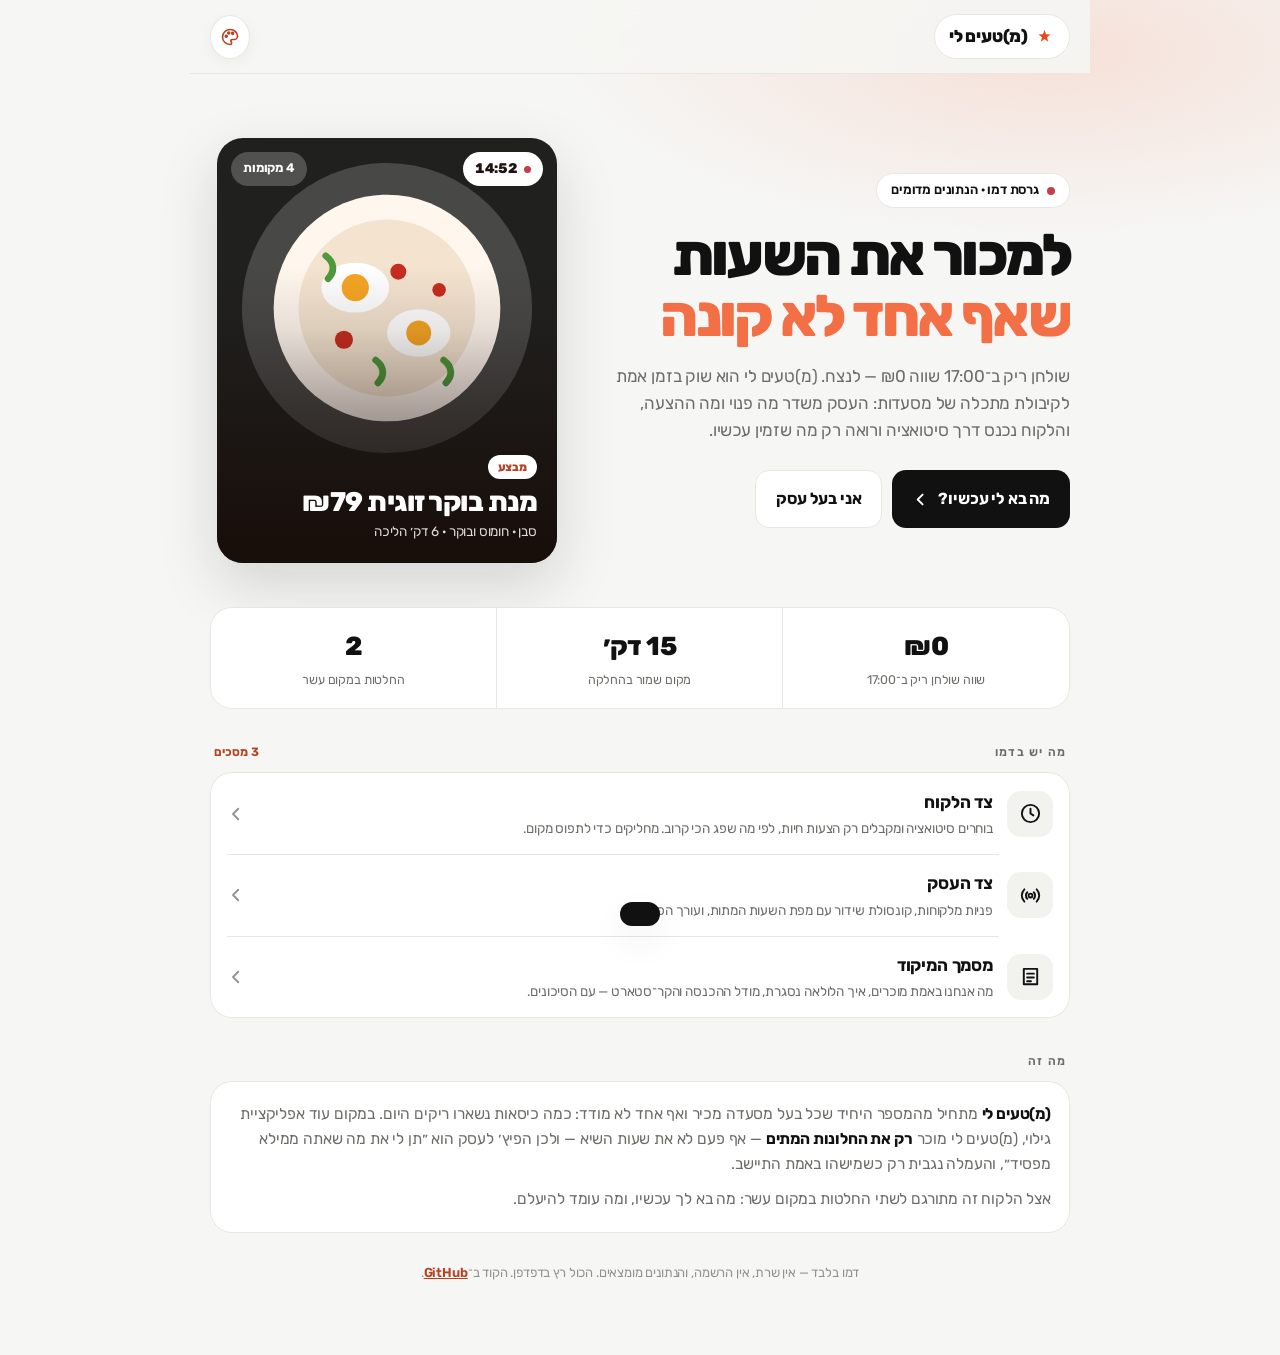
<file: index.html>
<!doctype html>
<html lang="he" dir="rtl">
<head>
<meta charset="utf-8" />
<meta name="viewport" content="width=device-width, initial-scale=1, viewport-fit=cover" />
<meta name="theme-color" content="#FFF7F2" />
<title>(מ)טעים לי · דמו</title>
<meta name="description" content="(מ)טעים לי — שוק בזמן אמת לקיבולת מתכלה של מסעדות. דמו של צד הלקוח, צד העסק ומסמך המיקוד." />
<link rel="preconnect" href="https://fonts.googleapis.com" />
<link rel="preconnect" href="https://fonts.gstatic.com" crossorigin />
<link rel="stylesheet" href="https://fonts.googleapis.com/css2?family=Rubik:wght@400;500;600;700;800&display=swap" />
<!--SUPER:boot-->
<script>
(function () {
    try {
        var s = JSON.parse(localStorage.getItem('taimli-look') || '{}');
        var dark = s.mode ? s.mode === 'dark' : matchMedia('(prefers-color-scheme: dark)').matches;
        var r = document.documentElement;
        r.setAttribute('data-theme', dark ? 'dark' : 'light');
        if (s.accent) r.style.setProperty('--accent', s.accent);
        if (s.ts) r.style.setProperty('--ts', s.ts);
        if (s.ui && s.ui !== 'rounded') r.setAttribute('data-ui', s.ui);
    } catch (e) {}
})();
</script>
<!--/SUPER:boot-->
<style>
/* Home page. Colours, fonts and dark mode come from the SUPER block that
   src/apply-super.mjs appends to this stylesheet. */
* { margin: 0; padding: 0; box-sizing: border-box; }
body {
    background: var(--bg); color: var(--text);
    font-family: var(--font-ui); line-height: 1.6;
    -webkit-font-smoothing: antialiased;
}
a { color: inherit; }
.wrap { max-width: 760px; margin: 0 auto; padding: 0 20px 72px; }

/* ---------- hero ---------- */
html { overflow-x: clip; }
body { position: relative; isolation: isolate; }
.hero-wash {
    position: absolute; z-index: -1; inset: 0 0 auto 0; height: 640px; pointer-events: none;
    background:
        radial-gradient(48% 52% at 78% 6%, color-mix(in srgb, var(--accent) 30%, transparent) 0%, transparent 70%),
        radial-gradient(40% 46% at 18% 24%, color-mix(in srgb, var(--accent-hot) 24%, transparent) 0%, transparent 70%),
        linear-gradient(to bottom, transparent 60%, var(--bg));
}
.top {
    position: sticky; top: 0; z-index: 20; margin: 0 -20px; padding: 14px 20px;
    display: flex; align-items: center; justify-content: space-between;
    border-bottom: 1px solid transparent; transition: background-color .2s, border-color .2s;
}
.top.scrolled { background: var(--topbar); backdrop-filter: blur(18px); -webkit-backdrop-filter: blur(18px); border-bottom-color: var(--border); }
.compact { position: absolute; left: 50%; top: 50%; transform: translate(-50%, -50%); font-size: 17px; font-weight: 700; opacity: 0; pointer-events: none; white-space: nowrap; }
.brand-chip { transition: opacity .1s linear; }
.brand-chip {
    display: inline-flex; align-items: center; gap: 8px;
    background: var(--surface); border: 1px solid var(--border); box-shadow: var(--shadow-card);
    border-radius: 999px; padding: 8px 16px 8px 14px; font-weight: 800; font-size: 17px; letter-spacing: -.2px;
}
.brand-chip svg { width: 17px; height: 17px; color: var(--accent); }

.hero { display: grid; gap: 28px; align-items: center; padding-top: 28px; }
@media (min-width: 720px) { .hero { grid-template-columns: 1.15fr .85fr; padding-top: 64px; } }
.live-pill {
    display: inline-flex; align-items: center; gap: 8px;
    background: color-mix(in srgb, var(--surface) 80%, transparent); backdrop-filter: blur(8px);
    border: 1px solid var(--border); border-radius: 999px; padding: 6px 14px;
    font-size: 13px; font-weight: 600;
}
.live-pill i { width: 8px; height: 8px; border-radius: 50%; background: var(--urgent); animation: pulse 1.3s ease-in-out infinite; }
@keyframes pulse { 0%, 100% { box-shadow: 0 0 0 0 color-mix(in srgb, var(--urgent) 50%, transparent); } 50% { box-shadow: 0 0 0 7px transparent; } }
h1 {
    font-family: var(--font-display); font-weight: 800;
    font-size: clamp(38px, 9vw, 58px); line-height: 1.04; letter-spacing: -1.4px;
    margin-top: 18px; text-wrap: balance;
}
h1 em { font-style: normal; -webkit-box-decoration-break: clone; box-decoration-break: clone; background: var(--grad); -webkit-background-clip: text; background-clip: text; color: transparent; }
.lede { font-size: 17px; color: var(--muted); margin-top: 16px; max-width: 46ch; text-wrap: pretty; }
.ctas { display: flex; flex-wrap: wrap; gap: 10px; margin-top: 26px; }
.cta {
    display: inline-flex; align-items: center; gap: 9px; text-decoration: none;
    border-radius: 999px; padding: 15px 24px; font-weight: 700; font-size: 16px;
    transition: transform .18s cubic-bezier(.34,1.56,.64,1), box-shadow .2s;
}
.cta svg { width: 17px; height: 17px; }
.cta.primary { background: var(--grad); color: #fff; box-shadow: var(--glow); }
.cta.ghost { background: var(--surface); border: 1px solid var(--border); color: var(--text); box-shadow: var(--shadow-card); }
.cta:hover { transform: translateY(-2px); }
.cta:active { transform: scale(.96); }
.cta:focus-visible, a.row:focus-visible { outline: 3px solid var(--accent); outline-offset: 3px; }

/* ---------- mock offer card ---------- */
.mock {
    position: relative; border-radius: 30px; overflow: hidden; aspect-ratio: 4 / 5; max-width: 340px; width: 100%;
    justify-self: center; box-shadow: var(--shadow-pop); color: #fff; transform: rotate(-2.5deg);
    background: var(--grad);
}
.mock .plate { position: absolute; inset: 0; }
.mock .plate svg { width: 100%; height: 100%; display: block; }
.mock::after { content: ''; position: absolute; inset: 0; background: linear-gradient(to top, rgba(22,10,6,.85), rgba(22,10,6,.1) 55%, transparent 70%); }
.mock .chips { position: absolute; z-index: 2; top: 14px; inset-inline: 14px; display: flex; justify-content: space-between; }
.mock .timer {
    background: #fff; color: #1F1411; font-weight: 800; font-size: 14px; padding: 6px 12px; border-radius: 999px;
    font-variant-numeric: tabular-nums; display: inline-flex; gap: 6px; align-items: center;
}
.mock .timer i { width: 7px; height: 7px; border-radius: 50%; background: var(--urgent); }
.mock .seats { background: rgba(255,255,255,.22); backdrop-filter: blur(8px); font-weight: 700; font-size: 12.5px; padding: 6px 12px; border-radius: 999px; }
.mock .body { position: absolute; z-index: 2; inset-inline: 0; bottom: 0; padding: 20px; }
.mock .eyebrow { display: inline-block; background: #fff; color: var(--accent-deep); font-size: 11.5px; font-weight: 800; padding: 3px 10px; border-radius: 999px; }
:root[data-theme="dark"] .mock .eyebrow { color: color-mix(in srgb, var(--accent) 80%, #000); }
.mock b { display: block; font-size: 27px; font-weight: 800; line-height: 1.12; margin-top: 8px; letter-spacing: -.5px; }
.mock small { display: block; font-size: 13.5px; opacity: .85; margin-top: 4px; }

/* ---------- stats ---------- */
.stats {
    display: grid; grid-template-columns: repeat(3, 1fr); margin-top: 44px;
    background: var(--surface); border: 1px solid var(--border); border-radius: var(--r-card); box-shadow: var(--shadow-card);
}
.stats div { padding: 18px 10px; text-align: center; }
.stats div + div { border-inline-start: 1px solid var(--border); }
.stats b { display: block; font-size: 26px; font-weight: 800; letter-spacing: -.5px; color: var(--accent-deep); }
.stats span { display: block; font-size: 12.5px; color: var(--muted); margin-top: 2px; }

/* ---------- grouped rows ---------- */
.label {
    display: flex; justify-content: space-between; align-items: baseline;
    margin: 34px 4px 10px; font-size: 12px; font-weight: 600; letter-spacing: 1.2px; color: var(--muted);
}
.label span { letter-spacing: 0; color: var(--accent-deep); font-weight: 700; }
.group { background: var(--surface); border: 1px solid var(--border); border-radius: var(--r-card); box-shadow: var(--shadow-card); overflow: hidden; }
a.row {
    display: flex; align-items: center; gap: 14px; padding: 16px; text-decoration: none; position: relative;
    transition: background-color .15s;
}
a.row + a.row::before { content: ''; position: absolute; top: 0; left: 16px; right: 70px; height: 1px; background: var(--border); }
a.row:hover { background: var(--raised); }
.tile {
    width: 46px; height: 46px; border-radius: 14px; flex-shrink: 0; display: grid; place-items: center;
    background: var(--accent-soft); color: var(--accent-deep);
}
.tile svg { width: 23px; height: 23px; }
.row .txt { flex: 1; min-width: 0; }
.row .txt b { display: block; font-size: 17px; font-weight: 700; }
.row .txt small { display: block; font-size: 13.5px; color: var(--muted); margin-top: 2px; line-height: 1.5; text-wrap: pretty; }
.row .chev { width: 18px; height: 18px; color: var(--faint); flex-shrink: 0; transition: transform .2s; }
a.row:hover .chev { transform: translateX(-3px); color: var(--accent); }

/* ---------- about ---------- */
.about { padding: 20px 18px; }
.about p { font-size: 15.5px; color: var(--muted); text-wrap: pretty; }
.about p + p { margin-top: 10px; }
.about b { color: var(--text); font-weight: 700; }
.foot { margin-top: 30px; font-size: 13px; color: var(--faint); text-align: center; }
.foot a { color: var(--accent-deep); font-weight: 600; }

/* ---------- entrance ---------- */
@keyframes rise { from { opacity: 0; transform: translateY(14px); } }
.rise { animation: rise .45s cubic-bezier(.22,1,.36,1) both; animation-delay: calc(var(--i, 0) * 70ms); }
.mock.rise { animation-name: riseTilt; }
@keyframes riseTilt { from { opacity: 0; transform: translateY(20px) rotate(2deg); } }
@media (prefers-reduced-motion: reduce) { .rise, .live-pill i { animation: none; } .cta { transition: none; } }

/* SUPER:style */

@property --accent { syntax: '<color>'; inherits: true; initial-value: #E64A19; }
:root {
    /* ---- one accent drives everything; swapped live from the sheet ---- */
    --accent: #E64A19;                 /* פפריקה */
    --accent-hot: var(--accent);       /* gradient partner, hue-shifted below */
    --urgent: #D61F69;                 /* expiring · destructive — semantic, not brand */

    /* ---- warm, appetising neutrals ---- */
    --bg: #FFF7F2;
    --bg-edge: #F9E9DF;
    --surface: #FFFFFF;
    --raised: #FFF0E7;
    --border: #F3E1D6;
    --text: #1F1411;
    --muted: #725E56;
    --faint: #8C776E;

    --accent-deep: color-mix(in srgb, var(--accent) 80%, #000);
    --accent-soft: color-mix(in srgb, var(--accent) 12%, var(--surface));
    --accent-line: color-mix(in srgb, var(--accent) 32%, var(--surface));
    --urgent-soft: color-mix(in srgb, var(--urgent) 11%, var(--surface));
    --grad: linear-gradient(135deg, var(--accent) 0%, var(--accent-hot) 100%);
    --glow: 0 10px 26px -6px color-mix(in srgb, var(--accent) 60%, transparent);

    --shadow-card: 0 1px 2px rgba(80, 30, 10, .04), 0 6px 20px rgba(80, 30, 10, .06);
    --shadow-pop: 0 4px 10px rgba(80, 30, 10, .06), 0 24px 52px rgba(80, 30, 10, .16);
    --scrim: rgba(36, 14, 6, .5);
    --topbar: color-mix(in srgb, var(--bg) 82%, transparent);

    --font-display: 'Rubik', 'Heebo', system-ui, sans-serif;
    --font-ui: 'Rubik', 'Heebo', system-ui, -apple-system, 'Segoe UI', sans-serif;

    /* ---- UI style: Rounded (default) · Soft · Crisp ---- */
    --r-card: 24px;
    --r-card-lg: 30px;
    --r-tile: 14px;
    --r-field: 16px;
    --r-btn: 999px;
    --r-chip: 999px;
    --ts: 1;                           /* text size: .9 · 1 · 1.12 · 1.25 */

    /* ---- legacy role names, so every older rule follows the new palette ---- */
    --paper: var(--bg);
    --paper-edge: var(--bg-edge);
    --card: var(--surface);
    --card-2: var(--raised);
    --line: var(--border);
    --ink: var(--text);
    --ink-soft: var(--muted);
    --ink-faint: var(--faint);
    --teal: var(--accent);
    --teal-deep: var(--accent-deep);
    --teal-tint: var(--accent-soft);
    --pink: var(--urgent);
    --pink-tint: var(--urgent-soft);
    --sage: var(--accent);
    --sage-tint: var(--accent-soft);
    --clay: var(--accent);
    --clay-deep: var(--accent-deep);
    --clay-tint: var(--accent-soft);
    --honey: var(--urgent);
    --honey-tint: var(--urgent-soft);
    --plum: var(--muted);
    --plum-tint: var(--raised);
    --plum-line: var(--border);
    --rose: var(--urgent);
    --rose-tint: var(--urgent-soft);
    --shadow-soft: var(--shadow-card);
    --shadow-lift: var(--shadow-pop);
    --shadow-depth-sm: var(--shadow-card);
    --shadow-depth-md: var(--shadow-card);
    --shadow-depth-lg: var(--shadow-pop);
    --radius-sm: var(--r-field);
    --radius-tile: var(--r-field);
    --radius-btn: var(--r-btn);
    --radius-card: var(--r-card);
    --radius-frame: var(--r-card-lg);

    color-scheme: light;
    transition: --accent .25s ease-out;
}
:root[data-ui="soft"]  { --r-card: 16px; --r-card-lg: 20px; --r-tile: 11px; --r-field: 12px; --r-btn: 14px; --r-chip: 12px; }
:root[data-ui="crisp"] { --r-card: 10px; --r-card-lg: 12px; --r-tile: 7px;  --r-field: 8px;  --r-btn: 8px;  --r-chip: 6px; }
/* text size scales the page content; the appearance sheet and its bar stay put */
body > :not(.su-wrap, .su-pending, .su-toast, .su-open, script, style) { zoom: var(--ts); }
.su-preview { zoom: var(--ts); }
@supports (color: oklch(from red l c h)) {
    :root { --accent-hot: oklch(from var(--accent) calc(l + .03) c calc(h - 32)); }
}
:root[data-theme="dark"] {
    --urgent: #FF4F93;
    --bg: #140E0C;
    --bg-edge: #0B0807;
    --surface: #1E1613;
    --raised: #2A1F1B;
    --border: rgb(255 255 255 / .08);
    --text: #FBF1EC;
    --muted: #BFA9A0;
    --faint: #9C877E;
    --accent-deep: color-mix(in srgb, var(--accent) 62%, #fff);
    --accent-soft: color-mix(in srgb, var(--accent) 20%, var(--surface));
    --accent-line: color-mix(in srgb, var(--accent) 45%, var(--surface));
    --urgent-soft: color-mix(in srgb, var(--urgent) 18%, var(--surface));
    --shadow-card: none;
    --shadow-pop: 0 24px 60px rgba(0, 0, 0, .55);
    --scrim: rgba(0, 0, 0, .62);
    color-scheme: dark;
}

body { transition: background-color .35s ease, color .35s ease; }

.su-open {
    width: 40px; height: 40px; border-radius: 50%; flex-shrink: 0;
    display: grid; place-items: center; cursor: pointer;
    background: var(--surface); color: var(--accent-deep);
    border: 1px solid var(--border); box-shadow: var(--shadow-card);
    transition: transform .18s cubic-bezier(.34,1.56,.64,1), background .35s, border-color .35s;
}
.su-open svg { width: 20px; height: 20px; }
.su-open:active { transform: scale(.92); }
.su-open.su-float {
    position: fixed; z-index: 60; bottom: calc(18px + env(safe-area-inset-bottom)); left: 18px;
    width: 48px; height: 48px; box-shadow: var(--shadow-pop);
}

.su-wrap {
    position: fixed; inset: 0; z-index: 200; background: var(--scrim);
    opacity: 0; pointer-events: none; transition: opacity .28s ease;
    font-family: var(--font-ui); direction: rtl; color: var(--text);
}
.su-wrap.show { opacity: 1; pointer-events: auto; }
.su-sheet {
    position: absolute; inset-inline: 0; bottom: 0; margin: 0 auto;
    max-width: 460px; max-height: 92dvh; overflow-y: auto;
    background: var(--bg); border-radius: var(--r-card-lg) var(--r-card-lg) 0 0;
    padding: 10px 20px calc(110px + env(safe-area-inset-bottom));
    transform: translateY(105%); transition: transform .34s cubic-bezier(.22,1,.36,1), background-color .35s;
}
.su-wrap.show .su-sheet { transform: none; }
.su-grip { width: 42px; height: 5px; border-radius: 999px; background: var(--border); margin: 0 auto 14px; }
.su-head { display: flex; align-items: flex-start; justify-content: space-between; gap: 12px; }
.su-head h2 { font-family: var(--font-display); font-size: 28px; font-weight: 800; letter-spacing: -.5px; line-height: 1.15; }
.su-head p { font-size: 14px; color: var(--muted); margin-top: 4px; }
.su-x {
    width: 40px; height: 40px; border-radius: 50%; border: 1px solid var(--border);
    background: var(--surface); color: var(--text); display: grid; place-items: center; cursor: pointer; flex-shrink: 0;
}
.su-x svg { width: 18px; height: 18px; }

.su-label {
    display: flex; justify-content: space-between; align-items: baseline;
    margin: 24px 4px 10px; font-size: 12px; font-weight: 600; letter-spacing: 1.2px; color: var(--muted);
}
.su-label span { letter-spacing: 0; color: var(--accent-deep); font-weight: 700; }
.su-card {
    background: var(--surface); border: 1px solid var(--border); border-radius: var(--r-card);
    box-shadow: var(--shadow-card); transition: background-color .35s, border-color .35s;
}

/* live preview: a mini offer card */
.su-preview { margin-top: 18px; padding: 12px; display: flex; gap: 12px; align-items: stretch; }
.su-pv-media {
    width: 96px; flex-shrink: 0; border-radius: var(--r-field); background: var(--grad);
    position: relative; overflow: hidden; min-height: 112px;
}
.su-pv-media::before, .su-pv-media::after {
    content: ''; position: absolute; border-radius: 50%; background: rgba(255,255,255,.9);
}
.su-pv-media::before { width: 64px; height: 64px; top: 24px; right: 16px; }
.su-pv-media::after { width: 34px; height: 34px; top: 39px; right: 31px; background: color-mix(in srgb, var(--accent) 70%, #FFD08A); }
.su-pv-body { flex: 1; min-width: 0; display: flex; flex-direction: column; gap: 3px; }
.su-pv-chip {
    align-self: flex-start; display: inline-flex; align-items: center; gap: 5px;
    background: var(--urgent-soft); color: var(--urgent); font-weight: 700; font-size: 12px;
    padding: 3px 9px; border-radius: var(--r-btn); font-variant-numeric: tabular-nums;
}
.su-pv-body b { font-size: 17px; font-weight: 700; margin-top: 4px; }
.su-pv-body small { font-size: 12.5px; color: var(--muted); }
.su-pv-row { display: flex; align-items: center; justify-content: space-between; gap: 8px; margin-top: auto; padding-top: 8px; }
.su-pv-tag { font-size: 12px; font-weight: 600; color: var(--accent-deep); background: var(--accent-soft); padding: 4px 10px; border-radius: var(--r-btn); }
.su-pv-cta { font-size: 13px; font-weight: 700; color: #fff; background: var(--grad); padding: 7px 14px; border-radius: var(--r-btn); box-shadow: var(--glow); }

/* settings row */
.su-row { display: flex; align-items: center; gap: 12px; padding: 14px 16px; min-height: 68px; }
.su-tile {
    width: 40px; height: 40px; border-radius: var(--r-tile); flex-shrink: 0;
    display: grid; place-items: center; background: var(--accent-soft); color: var(--accent-deep);
    transition: background-color .25s, color .25s;
}
.su-tile svg { width: 21px; height: 21px; }
.su-txt { flex: 1; min-width: 0; }
.su-txt b { display: block; font-size: 16px; font-weight: 600; }
.su-txt small { display: block; font-size: 13px; color: var(--muted); margin-top: 1px; }

/* sun / moon toggle — light: sun on sky; dark: moon among stars */
.su-daynight {
    position: relative; width: 62px; height: 34px; border-radius: var(--r-btn); border: 0; flex-shrink: 0;
    background: #CFE3FF; cursor: pointer; overflow: hidden; transition: background-color .35s ease;
}
.su-daynight::before {           /* cloud */
    content: ''; position: absolute; left: 9px; bottom: 6px; width: 18px; height: 7px; border-radius: var(--r-btn);
    background: #fff; box-shadow: 5px -4px 0 -1px #fff; transition: opacity .25s, transform .35s;
}
.su-daynight .thumb {
    position: absolute; top: 4px; right: 4px; width: 26px; height: 26px; border-radius: 50%;
    background: #FFA62B; box-shadow: 0 0 0 4px rgba(255, 166, 43, .28);
    transition: transform .34s cubic-bezier(.34,1.56,.64,1), background-color .3s, box-shadow .3s;
}
.su-daynight .thumb::after {     /* the bite that makes the crescent */
    content: ''; position: absolute; width: 20px; height: 20px; border-radius: 50%;
    top: -3px; left: -5px; background: #262150; transform: scale(0); transition: transform .3s ease;
}
.su-daynight .stars i {
    position: absolute; width: 3px; height: 3px; border-radius: 50%; background: #fff;
    opacity: 0; transform: scale(.3); transition: opacity .3s .1s, transform .3s .1s;
}
.su-daynight .stars i:nth-child(1) { top: 8px; right: 14px; }
.su-daynight .stars i:nth-child(2) { top: 18px; right: 24px; width: 2px; height: 2px; }
.su-daynight .stars i:nth-child(3) { top: 11px; right: 32px; }
.su-daynight[aria-checked="true"] { background: #262150; }
.su-daynight[aria-checked="true"]::before { opacity: 0; transform: translateX(-8px); }
.su-daynight[aria-checked="true"] .thumb { transform: translateX(-28px); background: #F5F1FF; box-shadow: 0 0 10px rgba(245, 241, 255, .35); }
.su-daynight[aria-checked="true"] .thumb::after { transform: scale(1); }
.su-daynight[aria-checked="true"] .stars i { opacity: 1; transform: scale(1); }

/* accent swatches */
.su-swatches { display: flex; justify-content: space-between; padding: 16px 18px; }
.su-sw {
    width: 42px; height: 42px; border-radius: 50%; border: 0; cursor: pointer;
    display: grid; place-items: center; color: #fff; position: relative;
    transition: transform .2s cubic-bezier(.34,1.56,.64,1), box-shadow .2s;
}
.su-sw svg { width: 18px; height: 18px; transform: scale(0); transition: transform .22s cubic-bezier(.34,1.56,.64,1); }
.su-sw[aria-checked="true"] { box-shadow: 0 0 0 3px var(--surface), 0 0 0 5px var(--sw); }
.su-sw[aria-checked="true"] svg { transform: scale(1); }
.su-sw:active { transform: scale(.9); }
.su-sw-names { display: flex; justify-content: space-between; padding: 0 12px 14px; margin-top: -6px; }
.su-sw-names span { width: 54px; text-align: center; font-size: 11px; color: var(--faint); font-weight: 500; transition: color .2s; }
.su-sw-names span.on { color: var(--accent-deep); font-weight: 700; }

/* staged changes */
.su-pending {
    position: fixed; z-index: 210; bottom: calc(14px + env(safe-area-inset-bottom));
    left: 50%; width: min(420px, calc(100% - 40px));
    display: flex; align-items: center; gap: 10px; padding: 10px 10px 10px 10px;
    padding-inline-start: 18px;
    background: var(--surface); border: 1px solid var(--border); border-radius: var(--r-card);
    box-shadow: 0 8px 30px rgba(40, 14, 4, .16);
    transform: translate(-50%, 180%); transition: transform .3s cubic-bezier(.22,1,.36,1);
    direction: rtl; font-family: var(--font-ui); color: var(--text);
}
.su-pending:not(.show) { opacity: 0; pointer-events: none; transition: transform .3s cubic-bezier(.22,1,.36,1), opacity 0s .3s; }
.su-pending.show { transform: translate(-50%, 0); opacity: 1; transition: transform .3s cubic-bezier(.22,1,.36,1); }
.su-pending .dot { width: 7px; height: 7px; border-radius: 50%; background: var(--accent); flex-shrink: 0; }
.su-pending .n { font-size: 14px; font-weight: 600; flex: 1; }
.su-pending button { border: 0; cursor: pointer; font-family: inherit; font-weight: 700; font-size: 14px; }
.su-pending .discard { background: none; color: var(--muted); padding: 10px 8px; }
.su-pending .review { background: var(--grad); color: #fff; padding: 11px 20px; border-radius: var(--r-btn); box-shadow: var(--glow); }

.su-toast {
    position: fixed; z-index: 220; left: 50%; bottom: calc(22px + env(safe-area-inset-bottom));
    transform: translate(-50%, 200%); background: var(--text); color: var(--bg);
    width: max-content; max-width: calc(100vw - 40px); text-align: center;
    font-family: var(--font-ui); font-weight: 600; font-size: 14px; direction: rtl;
    padding: 12px 20px; border-radius: var(--r-btn); box-shadow: var(--shadow-pop);
    transition: transform .4s cubic-bezier(.34,1.4,.64,1);
}
.su-toast.show { transform: translate(-50%, 0); }

/* sticky compact header inside the sheet */
.su-sheet { padding-top: 0; max-height: calc(92dvh / var(--ts)); }
.su-top {
    position: sticky; top: 0; z-index: 3; margin: 0 -20px; padding: 10px 20px 8px;
    background: var(--bg); transition: box-shadow .2s, background-color .35s;
}
.su-top.scrolled { background: var(--topbar); backdrop-filter: blur(18px); -webkit-backdrop-filter: blur(18px); box-shadow: 0 1px 0 var(--border); }
.su-top .su-grip { margin-bottom: 8px; }
.su-bar { display: flex; align-items: center; position: relative; min-height: 40px; }
.su-compact { position: absolute; left: 50%; transform: translateX(-50%); font-size: 17px; font-weight: 700; opacity: 0; white-space: nowrap; pointer-events: none; }
.su-head { margin-top: 4px; }
.su-x[hidden] { display: none; }

/* text size + UI style option cards */
.su-opts { display: grid; gap: 10px; padding: 12px; }
.su-opts.four { grid-template-columns: repeat(4, 1fr); }
.su-opts.three { grid-template-columns: repeat(3, 1fr); }
.su-opt {
    border: 1.5px solid var(--border); background: var(--surface); color: var(--text); cursor: pointer;
    border-radius: max(6px, calc(var(--r-card) - 8px)); padding: 12px 4px 10px; font-family: inherit;
    display: flex; flex-direction: column; align-items: center; justify-content: flex-end; gap: 6px; min-height: 78px;
    transition: border-color .2s, color .2s, background-color .2s, transform .18s cubic-bezier(.34,1.56,.64,1);
}
.su-opt:active { transform: scale(.95); }
.su-opt .aa { font-weight: 700; line-height: 1; }
.su-opt small { font-size: 11.5px; color: var(--muted); font-weight: 500; }
.su-opt[aria-checked="true"] { border-color: var(--accent); color: var(--accent-deep); background: var(--accent-soft); }
.su-opt[aria-checked="true"] small { color: var(--accent-deep); font-weight: 700; }
.su-thumb { width: 56px; height: 38px; background: var(--raised); border: 1px solid var(--border); display: flex; align-items: flex-end; padding: 6px; }
.su-thumb i { display: block; height: 9px; width: 70%; background: var(--faint); transition: background-color .2s; }
.su-opt[aria-checked="true"] .su-thumb i { background: var(--accent); }

/* lists, review, buttons */
.su-list .su-row { position: relative; }
.su-list .su-row + .su-row::before { content: ''; position: absolute; top: 0; left: 16px; right: 68px; height: 1px; background: var(--border); }
.su-txt small s { color: var(--faint); }
.su-txt small em { font-style: normal; color: var(--accent-deep); font-weight: 700; }
.su-primary, .su-secondary {
    display: block; width: 100%; border: 0; cursor: pointer; font-family: inherit; font-weight: 700; font-size: 16px;
    padding: 15px; border-radius: var(--r-btn); margin-top: 18px;
}
.su-primary { background: var(--grad); color: #fff; box-shadow: var(--glow); }
.su-secondary { background: none; color: var(--muted); margin-top: 6px; }
.su-panel[hidden] { display: none; }
.su-panel { animation: suRise .3s cubic-bezier(.22,1,.36,1) both; }

/* staggered entrance */
@keyframes suRise { from { opacity: 0; transform: translateY(12px); } }
.su-stagger > * { animation: suRise .32s cubic-bezier(.22,1,.36,1) both; animation-delay: calc(var(--i, 0) * 45ms); }

@media (prefers-reduced-motion: reduce) {
    .su-sheet, .su-pending, .su-toast, .su-daynight .thumb, .su-sw svg { transition: none; }
    .su-stagger > * { animation: none; }
}

/* /SUPER:style */
</style>
<link rel="stylesheet" href="modern.css" />
</head>
<body>
<div class="hero-wash"></div>
<div class="wrap">

    <div class="top">
        <div class="brand-chip"><svg viewBox="0 0 24 24" fill="currentColor"><path d="M12 2.5l2.1 6.2 6.4.3-5 4 1.8 6.3L12 15.6l-5.3 3.7 1.8-6.3-5-4 6.4-.3z"/></svg>(מ)טעים לי</div>
        <span class="compact" id="compact" aria-hidden="true">(מ)טעים לי</span>
        <button class="su-open" type="button" data-su-open></button>
    </div>

    <section class="hero">
        <div>
            <div class="live-pill rise" style="--i:0"><i></i>גרסת דמו · הנתונים מדומים</div>
            <h1 class="rise" style="--i:1">למכור את השעות <em>שאף אחד לא קונה</em></h1>
            <p class="lede rise" style="--i:2">
                שולחן ריק ב־17:00 שווה ₪0 — לנצח. (מ)טעים לי הוא שוק בזמן אמת לקיבולת מתכלה של מסעדות:
                העסק משדר מה פנוי ומה ההצעה, והלקוח נכנס דרך סיטואציה ורואה רק מה שזמין עכשיו.
            </p>
            <div class="ctas rise" style="--i:3">
                <a class="cta primary" href="customer.html">מה בא לי עכשיו?
                    <svg viewBox="0 0 24 24" fill="none" stroke="currentColor" stroke-width="2.6" stroke-linecap="round" stroke-linejoin="round"><path d="M15 5l-7 7 7 7"/></svg>
                </a>
                <a class="cta ghost" href="business.html">אני בעל עסק</a>
            </div>
        </div>

        <div class="mock rise" style="--i:2" aria-hidden="true">
            <div class="plate">
                <svg viewBox="0 0 300 375" preserveAspectRatio="xMidYMid slice"><circle cx="150" cy="150" r="128" fill="rgba(255,255,255,.18)"/><circle cx="150" cy="150" r="100" fill="#FFF6EE"/><circle cx="150" cy="150" r="78" fill="#F3E3CF"/><ellipse cx="122" cy="132" rx="30" ry="22" fill="#fff"/><circle cx="122" cy="132" r="12" fill="#F5A524"/><ellipse cx="178" cy="172" rx="28" ry="21" fill="#fff"/><circle cx="178" cy="172" r="11" fill="#F5A524"/><circle cx="160" cy="118" r="7" fill="#C62D1F"/><circle cx="112" cy="178" r="8" fill="#C62D1F"/><circle cx="196" cy="134" r="6" fill="#C62D1F"/><path d="M96 104c8 6 8 14 2 20M200 196c8 6 8 14 2 20M140 196c8 6 8 14 2 20" stroke="#4E9A3A" stroke-width="6" fill="none" stroke-linecap="round"/></svg>
            </div>
            <div class="chips"><span class="timer"><i></i>14:52</span><span class="seats">4 מקומות</span></div>
            <div class="body">
                <span class="eyebrow">מבצע</span>
                <b>מנת בוקר זוגית ₪79</b>
                <small>סבן · חומוס ובוקר · 6 דק׳ הליכה</small>
            </div>
        </div>
    </section>

    <div class="stats rise" style="--i:4">
        <div><b>₪0</b><span>שווה שולחן ריק ב־17:00</span></div>
        <div><b>15 דק׳</b><span>מקום שמור בהחלקה</span></div>
        <div><b>2</b><span>החלטות במקום עשר</span></div>
    </div>

    <div class="label">מה יש בדמו <span>3 מסכים</span></div>
    <div class="group">
        <a class="row" href="customer.html">
            <span class="tile"><svg viewBox="0 0 24 24" fill="none" stroke="currentColor" stroke-width="2" stroke-linecap="round"><circle cx="12" cy="12" r="9"/><path d="M12 7v5l3 2"/></svg></span>
            <span class="txt"><b>צד הלקוח</b><small>בוחרים סיטואציה ומקבלים רק הצעות חיות, לפי מה שפג הכי קרוב. מחליקים כדי לתפוס מקום.</small></span>
            <svg class="chev" viewBox="0 0 24 24" fill="none" stroke="currentColor" stroke-width="2.4" stroke-linecap="round" stroke-linejoin="round"><path d="M15 5l-7 7 7 7"/></svg>
        </a>
        <a class="row" href="business.html">
            <span class="tile"><svg viewBox="0 0 24 24" fill="none" stroke="currentColor" stroke-width="2" stroke-linecap="round" stroke-linejoin="round"><circle cx="12" cy="12" r="2"/><path d="M8.6 8.6a4.8 4.8 0 0 0 0 6.8M15.4 8.6a4.8 4.8 0 0 1 0 6.8"/><path d="M5.6 5.6a9 9 0 0 0 0 12.8M18.4 5.6a9 9 0 0 1 0 12.8"/></svg></span>
            <span class="txt"><b>צד העסק</b><small>פניות מלקוחות, קונסולת שידור עם מפת השעות המתות, ועורך הפרופיל.</small></span>
            <svg class="chev" viewBox="0 0 24 24" fill="none" stroke="currentColor" stroke-width="2.4" stroke-linecap="round" stroke-linejoin="round"><path d="M15 5l-7 7 7 7"/></svg>
        </a>
        <a class="row" href="concept.html">
            <span class="tile"><svg viewBox="0 0 24 24" fill="none" stroke="currentColor" stroke-width="2" stroke-linecap="round" stroke-linejoin="round"><path d="M5 4h14v16H5z"/><path d="M8.5 9h7M8.5 13h7M8.5 17h4"/></svg></span>
            <span class="txt"><b>מסמך המיקוד</b><small>מה אנחנו באמת מוכרים, איך הלולאה נסגרת, מודל ההכנסה והקר־סטארט — עם הסיכונים.</small></span>
            <svg class="chev" viewBox="0 0 24 24" fill="none" stroke="currentColor" stroke-width="2.4" stroke-linecap="round" stroke-linejoin="round"><path d="M15 5l-7 7 7 7"/></svg>
        </a>
    </div>

    <div class="label">מה זה</div>
    <div class="group about">
        <p>
            <b>(מ)טעים לי</b> מתחיל מהמספר היחיד שכל בעל מסעדה מכיר ואף אחד לא מודד: כמה כיסאות נשארו ריקים היום.
            במקום עוד אפליקציית גילוי, (מ)טעים לי מוכר <b>רק את החלונות המתים</b> — אף פעם לא את שעות השיא —
            ולכן הפיץ׳ לעסק הוא ״תן לי את מה שאתה ממילא מפסיד״, והעמלה נגבית רק כשמישהו באמת התיישב.
        </p>
        <p>אצל הלקוח זה מתורגם לשתי החלטות במקום עשר: מה בא לך עכשיו, ומה עומד להיעלם.</p>
    </div>

    <p class="foot">
        דמו בלבד — אין שרת, אין הרשמה, והנתונים מומצאים. הכול רץ בדפדפן.
        הקוד ב־<a href="https://github.com/Ld2000king/taim-li">GitHub</a>.
    </p>
</div>
<script>
/* large title -> compact title in the sticky bar */
(function () {
    var top = document.querySelector('.top'), c = document.getElementById('compact');
    var chip = document.querySelector('.brand-chip'), h = document.querySelector('h1');
    function on() {
        var k = Math.max(0, Math.min(1, (window.scrollY - h.offsetTop + 40) / 60));
        c.style.opacity = k; chip.style.opacity = 1 - k;
        top.classList.toggle('scrolled', window.scrollY > 4);
    }
    window.addEventListener('scroll', on, { passive: true }); on();
})();
</script>
<!--SUPER:sheet-->
<script>
(function () {
    var KEY = 'taimli-look';
    var ACCENTS = [
        { hex: '#E64A19', name: 'פפריקה' },
        { hex: '#D81B60', name: 'פטל' },
        { hex: '#0E8A5F', name: 'בזיליקום' },
        { hex: '#7B3FE4', name: 'חציל' },
        { hex: '#2F5BEA', name: 'אוכמניות' }
    ];
    var SIZES = [
        { v: 0.9, name: 'קטן', px: 12 }, { v: 1, name: 'רגיל', px: 15 },
        { v: 1.12, name: 'גדול', px: 18 }, { v: 1.25, name: 'ענק', px: 21 }
    ];
    var STYLES = [
        { v: 'rounded', name: 'מעוגל', r: 12 }, { v: 'soft', name: 'רך', r: 7 }, { v: 'crisp', name: 'חד', r: 2 }
    ];
    var FIELDS = { mode: 'מצב תצוגה', accent: 'צבע הטעם', ts: 'גודל טקסט', ui: 'סגנון' };
    var root = document.documentElement;
    var mq = window.matchMedia ? matchMedia('(prefers-color-scheme: dark)') : null;

    function read() { try { return JSON.parse(localStorage.getItem(KEY) || '{}'); } catch (e) { return {}; } }
    function write(s) { try { localStorage.setItem(KEY, JSON.stringify(s)); } catch (e) {} }
    function effective(s) {
        return {
            mode: s.mode || (mq && mq.matches ? 'dark' : 'light'),
            accent: (s.accent || ACCENTS[0].hex).toUpperCase(),
            ts: +s.ts || 1,
            ui: s.ui || 'rounded'
        };
    }
    function copy(v) { return { mode: v.mode, accent: v.accent, ts: v.ts, ui: v.ui }; }
    function pick(list, key, v) { for (var i = 0; i < list.length; i++) if (String(list[i][key]).toUpperCase() === String(v).toUpperCase()) return list[i]; return list[0]; }
    function label(k, v) {
        if (k === 'mode') return v === 'dark' ? 'כהה' : 'בהיר';
        if (k === 'accent') return pick(ACCENTS, 'hex', v).name;
        if (k === 'ts') return pick(SIZES, 'v', v).name;
        return pick(STYLES, 'v', v).name;
    }
    function apply(v) {
        root.setAttribute('data-theme', v.mode);
        root.style.setProperty('--accent', v.accent);
        root.style.setProperty('--ts', v.ts);
        if (v.ui === 'rounded') root.removeAttribute('data-ui'); else root.setAttribute('data-ui', v.ui);
        var m = document.querySelector('meta[name="theme-color"]');
        if (m) m.setAttribute('content', v.mode === 'dark' ? '#140E0C' : '#FFF7F2');
    }

    var saved = effective(read());
    var draft = copy(saved);
    apply(saved);
    if (mq && mq.addEventListener) mq.addEventListener('change', function () {
        if (read().mode) return;
        saved.mode = effective(read()).mode; draft.mode = saved.mode; apply(draft); sync();
    });

    var SUN = '<svg viewBox="0 0 24 24" fill="none" stroke="currentColor" stroke-width="2" stroke-linecap="round"><circle cx="12" cy="12" r="4.2"/><path d="M12 2.5v2.2M12 19.3v2.2M4.6 4.6l1.6 1.6M17.8 17.8l1.6 1.6M2.5 12h2.2M19.3 12h2.2M4.6 19.4l1.6-1.6M17.8 6.2l1.6-1.6"/></svg>';
    var MOON = '<svg viewBox="0 0 24 24" fill="none" stroke="currentColor" stroke-width="2" stroke-linecap="round" stroke-linejoin="round"><path d="M20 14.5A8 8 0 0 1 9.5 4a8 8 0 1 0 10.5 10.5z"/></svg>';
    var DROP = '<svg viewBox="0 0 24 24" fill="none" stroke="currentColor" stroke-width="2" stroke-linecap="round" stroke-linejoin="round"><path d="M12 3s6 6.4 6 11a6 6 0 0 1-12 0c0-4.6 6-11 6-11z"/></svg>';
    var TYPE = '<svg viewBox="0 0 24 24" fill="none" stroke="currentColor" stroke-width="2" stroke-linecap="round" stroke-linejoin="round"><path d="M4 7V5h11v2M9.5 5v14M7 19h5"/><path d="M14 12v-1h6v1M17 11v8M15.5 19h3"/></svg>';
    var SHAPE = '<svg viewBox="0 0 24 24" fill="none" stroke="currentColor" stroke-width="2" stroke-linecap="round" stroke-linejoin="round"><rect x="4" y="4" width="16" height="16" rx="5"/></svg>';
    var CHECK = '<svg viewBox="0 0 24 24" fill="none" stroke="currentColor" stroke-width="3.2" stroke-linecap="round" stroke-linejoin="round"><path d="M20 6 9 17l-5-5"/></svg>';
    var PALETTE = '<svg viewBox="0 0 24 24" fill="none" stroke="currentColor" stroke-width="1.9" stroke-linecap="round" stroke-linejoin="round"><path d="M12 3a9 9 0 0 0 0 18c1.4 0 2-.9 2-1.8 0-1.3-1-1.6-1-2.7 0-1 .8-1.5 1.8-1.5H17a4 4 0 0 0 4-4C21 6.6 17 3 12 3z"/><circle cx="7.5" cy="11" r="1.2" fill="currentColor"/><circle cx="10.5" cy="7.2" r="1.2" fill="currentColor"/><circle cx="15.2" cy="7.6" r="1.2" fill="currentColor"/></svg>';
    var X = '<svg viewBox="0 0 24 24" fill="none" stroke="currentColor" stroke-width="2.4" stroke-linecap="round"><path d="M6 6l12 12M18 6 6 18"/></svg>';
    var BACK = '<svg viewBox="0 0 24 24" fill="none" stroke="currentColor" stroke-width="2.4" stroke-linecap="round" stroke-linejoin="round"><path d="M9 5l7 7-7 7"/></svg>';
    var ICONS = { mode: SUN, accent: DROP, ts: TYPE, ui: SHAPE };

    var wrap = document.createElement('div');
    wrap.className = 'su-wrap'; wrap.setAttribute('aria-hidden', 'true');
    wrap.innerHTML =
        '<div class="su-sheet" role="dialog" aria-modal="true" aria-label="המראה שלך">' +
            '<div class="su-top"><div class="su-grip"></div><div class="su-bar">' +
                '<button class="su-x" type="button" data-su="back" aria-label="חזרה" hidden>' + BACK + '</button>' +
                '<span class="su-compact" data-su="compact">המראה שלך</span>' +
                '<button class="su-x" type="button" data-su="close" aria-label="סגירה" style="margin-inline-start:auto">' + X + '</button>' +
            '</div></div>' +

            '<div class="su-panel" data-su="edit">' +
                '<div class="su-head"><div><h2>המראה שלך</h2><p>שיהיה טעים גם לעיניים.</p></div></div>' +
                '<div class="su-card su-preview" aria-hidden="true">' +
                    '<div class="su-pv-media"></div>' +
                    '<div class="su-pv-body">' +
                        '<span class="su-pv-chip">⏱ 12:40</span>' +
                        '<b>קפה שני על הבית</b><small>בזלת קפה · 4 דק׳ הליכה</small>' +
                        '<div class="su-pv-row"><span class="su-pv-tag">2 מקומות</span><span class="su-pv-cta">תופס!</span></div>' +
                    '</div>' +
                '</div>' +
                '<div class="su-label">מצב תצוגה <span data-su="modeVal"></span></div>' +
                '<div class="su-card"><div class="su-row">' +
                    '<span class="su-tile" data-su="modeIco"></span>' +
                    '<div class="su-txt"><b data-su="modeTitle"></b><small data-su="modeSub"></small></div>' +
                    '<button class="su-daynight" type="button" role="switch" aria-label="מצב כהה" data-su="mode">' +
                        '<span class="stars"><i></i><i></i><i></i></span><i class="thumb"></i></button>' +
                '</div></div>' +
                '<div class="su-label">צבע הטעם <span data-su="accentVal"></span></div>' +
                '<div class="su-card">' +
                    '<div class="su-swatches" role="radiogroup" aria-label="צבע">' +
                        ACCENTS.map(function (a) {
                            return '<button class="su-sw" type="button" role="radio" aria-label="' + a.name + '" data-hex="' + a.hex.toUpperCase() +
                                '" style="background:' + a.hex + ';--sw:' + a.hex + '">' + CHECK + '</button>';
                        }).join('') +
                    '</div>' +
                    '<div class="su-sw-names">' + ACCENTS.map(function (a) { return '<span data-hex="' + a.hex.toUpperCase() + '">' + a.name + '</span>'; }).join('') + '</div>' +
                '</div>' +
                '<div class="su-label">גודל טקסט <span data-su="tsVal"></span></div>' +
                '<div class="su-card su-opts four" role="radiogroup" aria-label="גודל טקסט">' +
                    SIZES.map(function (s) {
                        return '<button class="su-opt" type="button" role="radio" data-ts="' + s.v + '"><span class="aa" style="font-size:' + s.px + 'px">Aa</span><small>' + s.name + '</small></button>';
                    }).join('') +
                '</div>' +
                '<div class="su-label">סגנון <span data-su="uiVal"></span></div>' +
                '<div class="su-card su-opts three" role="radiogroup" aria-label="סגנון">' +
                    STYLES.map(function (s) {
                        return '<button class="su-opt" type="button" role="radio" data-ui="' + s.v + '"><span class="su-thumb" style="border-radius:' + s.r + 'px"><i style="border-radius:' + Math.max(2, s.r / 2) + 'px"></i></span><small>' + s.name + '</small></button>';
                    }).join('') +
                '</div>' +
                '<div class="su-label">חל על</div>' +
                '<div class="su-card"><div class="su-row">' +
                    '<span class="su-tile">' + DROP + '</span>' +
                    '<div class="su-txt"><b>כל המסכים</b><small data-su="summary"></small></div>' +
                '</div></div>' +
            '</div>' +

            '<div class="su-panel" data-su="review" hidden>' +
                '<div class="su-head"><div><h2>החוויה שלך</h2><p>רואים הכול יחד לפני ששומרים.</p></div></div>' +
                '<div class="su-label">השינויים <span data-su="reviewN"></span></div>' +
                '<div class="su-card su-list" data-su="reviewList"></div>' +
                '<button class="su-primary" type="button" data-su="commit">שמירת השינויים</button>' +
                '<button class="su-secondary" type="button" data-su="backBtn">חזרה לעריכה</button>' +
            '</div>' +
        '</div>';

    var bar = document.createElement('div');
    bar.className = 'su-pending';
    bar.innerHTML = '<i class="dot"></i><span class="n" data-su="n"></span>' +
        '<button class="discard" type="button">ביטול</button><button class="review" type="button">סקירה</button>';

    var toast = document.createElement('div');
    toast.className = 'su-toast';

    document.body.appendChild(wrap);
    document.body.appendChild(bar);
    document.body.appendChild(toast);

    var sheet = wrap.querySelector('.su-sheet');
    var top = wrap.querySelector('.su-top');
    function q(k) { return wrap.querySelector('[data-su="' + k + '"]'); }
    function changed() { return Object.keys(FIELDS).filter(function (k) { return String(draft[k]) !== String(saved[k]); }); }
    function countText(n) { return n === 1 ? 'שינוי אחד' : n + ' שינויים'; }
    var reviewing = false;

    function radios(sel, attr, val) {
        Array.prototype.forEach.call(wrap.querySelectorAll(sel), function (b) {
            b.setAttribute('aria-checked', String(b.getAttribute(attr)).toUpperCase() === String(val).toUpperCase() ? 'true' : 'false');
        });
    }
    function sync() {
        var dark = draft.mode === 'dark';
        q('mode').setAttribute('aria-checked', dark ? 'true' : 'false');
        q('modeIco').innerHTML = dark ? MOON : SUN;
        q('modeTitle').textContent = dark ? 'מצב כהה' : 'מצב בהיר';
        q('modeSub').textContent = dark ? 'הקישו בשביל אור יום' : 'הקישו כדי להחשיך';
        q('modeVal').textContent = label('mode', draft.mode);
        q('accentVal').textContent = label('accent', draft.accent);
        q('tsVal').textContent = label('ts', draft.ts);
        q('uiVal').textContent = label('ui', draft.ui);
        q('summary').textContent = [label('accent', draft.accent), 'טקסט ' + label('ts', draft.ts), label('ui', draft.ui)].join(' · ');
        radios('.su-sw', 'data-hex', draft.accent);
        radios('[data-ts]', 'data-ts', draft.ts);
        radios('.su-opt[data-ui]', 'data-ui', draft.ui);
        Array.prototype.forEach.call(wrap.querySelectorAll('.su-sw-names span'), function (s) {
            s.classList.toggle('on', s.getAttribute('data-hex') === draft.accent);
        });
        var n = changed().length;
        bar.querySelector('[data-su="n"]').textContent = countText(n);
        bar.classList.toggle('show', n > 0 && wrap.classList.contains('show') && !reviewing);
        if (!n && reviewing) panel(false);
    }
    function setDraft(k, v) {
        draft[k] = v;
        var go = function () { apply(draft); sync(); };
        if (k === 'mode' && document.startViewTransition) document.startViewTransition(go); else go();
    }
    function flash(t) {
        toast.textContent = t; toast.classList.add('show');
        clearTimeout(flash.t); flash.t = setTimeout(function () { toast.classList.remove('show'); }, 1800);
    }
    function onScroll() {
        var k = Math.max(0, Math.min(1, sheet.scrollTop / 60));
        Array.prototype.forEach.call(wrap.querySelectorAll('.su-panel:not([hidden]) .su-head'), function (h) {
            h.style.opacity = 1 - k; h.style.transform = 'translateY(' + (-6 * k) + 'px)';
        });
        q('compact').style.opacity = k;
        top.classList.toggle('scrolled', k > 0.02);
    }
    function panel(review) {
        reviewing = review;
        q('edit').hidden = review; q('review').hidden = !review;
        q('back').hidden = !review;
        q('compact').textContent = review ? 'החוויה שלך' : 'המראה שלך';
        if (review) {
            var list = changed();
            q('reviewN').textContent = countText(list.length);
            q('reviewList').innerHTML = list.map(function (k) {
                return '<div class="su-row"><span class="su-tile">' + ICONS[k] + '</span><div class="su-txt"><b>' + FIELDS[k] + '</b>' +
                    '<small><s>' + label(k, saved[k]) + '</s> ← <em>' + label(k, draft[k]) + '</em></small></div></div>';
            }).join('');
        }
        sheet.scrollTop = 0; onScroll(); sync();
    }
    function open() {
        document.body.classList.add('su-sheet-open');
        wrap.classList.add('show'); wrap.setAttribute('aria-hidden', 'false'); panel(false);
    }
    function discard() { draft = copy(saved); apply(saved); sync(); }
    function hide() {
        wrap.classList.remove('show'); wrap.setAttribute('aria-hidden', 'true');
        document.body.classList.remove('su-sheet-open'); bar.classList.remove('show');
    }
    function close() { if (changed().length) discard(); hide(); }
    function commit() {
        saved = copy(draft);
        write(saved);
        hide(); reviewing = false; sync();
        flash('המראה נשמר · ' + label('accent', saved.accent));
    }

    sheet.addEventListener('scroll', onScroll, { passive: true });
    q('mode').addEventListener('click', function () { setDraft('mode', draft.mode === 'dark' ? 'light' : 'dark'); });
    Array.prototype.forEach.call(wrap.querySelectorAll('.su-sw'), function (b) {
        b.addEventListener('click', function () { setDraft('accent', b.getAttribute('data-hex')); });
    });
    Array.prototype.forEach.call(wrap.querySelectorAll('[data-ts]'), function (b) {
        b.addEventListener('click', function () { setDraft('ts', +b.getAttribute('data-ts')); });
    });
    Array.prototype.forEach.call(wrap.querySelectorAll('.su-opt[data-ui]'), function (b) {
        b.addEventListener('click', function () { setDraft('ui', b.getAttribute('data-ui')); });
    });
    q('close').addEventListener('click', close);
    q('back').addEventListener('click', function () { panel(false); });
    q('backBtn').addEventListener('click', function () { panel(false); });
    q('commit').addEventListener('click', commit);
    wrap.addEventListener('click', function (e) { if (e.target === wrap) close(); });
    bar.querySelector('.discard').addEventListener('click', discard);
    bar.querySelector('.review').addEventListener('click', function () { panel(true); });
    document.addEventListener('keydown', function (e) { if (e.key === 'Escape' && wrap.classList.contains('show')) close(); });

    var triggers = document.querySelectorAll('[data-su-open]');
    if (!triggers.length) {
        var f = document.createElement('button');
        f.type = 'button'; f.className = 'su-open su-float'; f.setAttribute('data-su-open', '');
        document.body.appendChild(f);
        triggers = [f];
    }
    Array.prototype.forEach.call(triggers, function (t) {
        if (!t.innerHTML.trim()) t.innerHTML = PALETTE;
        t.setAttribute('aria-label', 'המראה שלך');
        t.addEventListener('click', open);
    });
    sync();
})();
</script>
<!--/SUPER:sheet-->
</body>
</html>
</file>
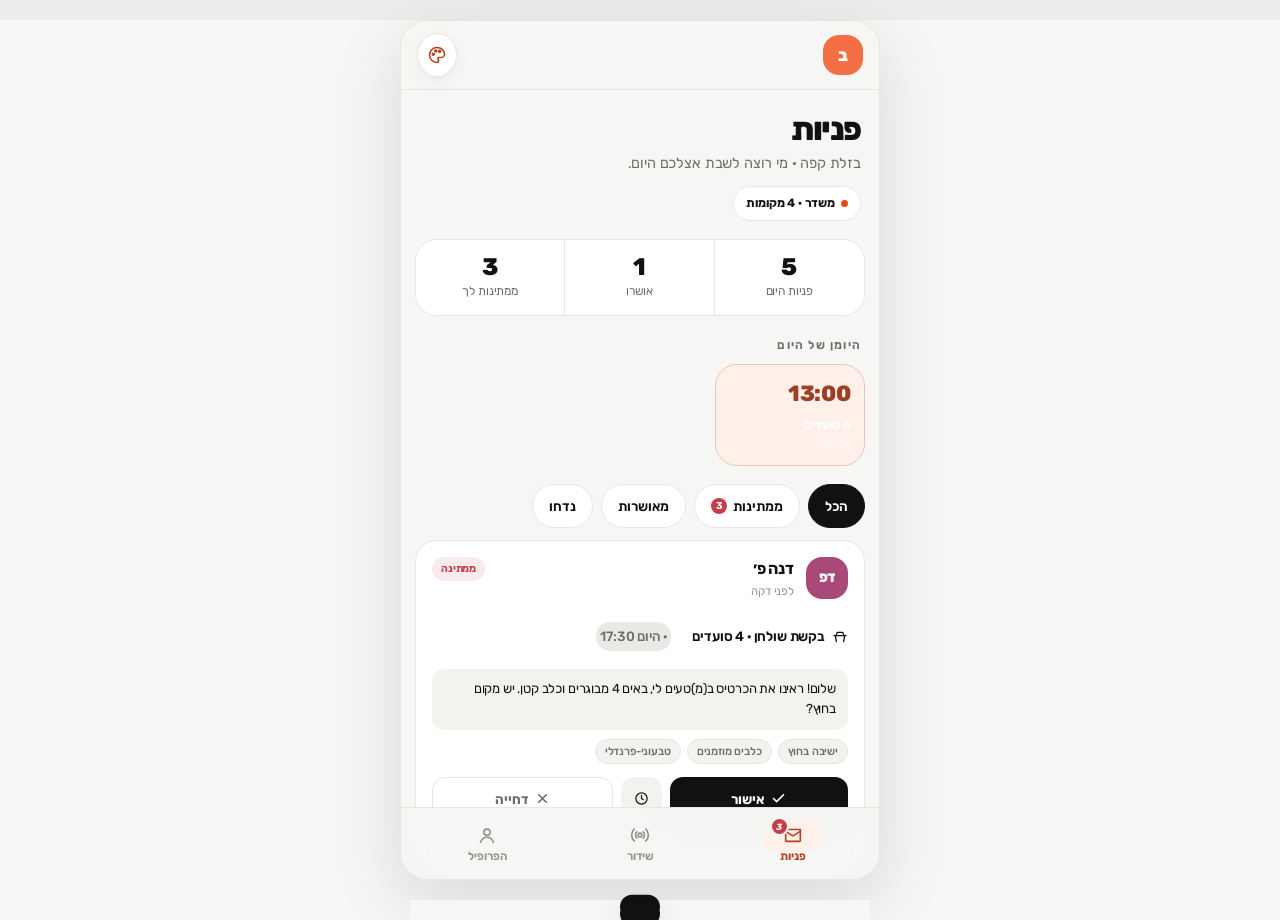
<file: business.html>
<!doctype html>
<html lang="he">
<head>
<meta charset="utf-8" />
<meta name="viewport" content="width=device-width, initial-scale=1, viewport-fit=cover" />
<meta name="theme-color" content="#FCFBF9" />
<style>
  html, body { margin: 0; }
  img { max-width: 100%; }
  [hidden] { display: none !important; }
</style>
<title>(מ)טעים לי לעסקים</title>
<meta name="description" content="אפליקציית העסק של (מ)טעים לי — פניות מלקוחות ועריכת הפרופיל במקום אחד, עם ניווט תחתון. גרסת דמו." />
<link rel="preconnect" href="https://fonts.googleapis.com" />
<link rel="preconnect" href="https://fonts.gstatic.com" crossorigin />
<link rel="stylesheet" href="https://fonts.googleapis.com/css2?family=Rubik:wght@400;500;600;700;800&display=swap" />
<!--SUPER:boot-->
<script>
(function () {
    try {
        var s = JSON.parse(localStorage.getItem('taimli-look') || '{}');
        var dark = s.mode ? s.mode === 'dark' : matchMedia('(prefers-color-scheme: dark)').matches;
        var r = document.documentElement;
        r.setAttribute('data-theme', dark ? 'dark' : 'light');
        if (s.accent) r.style.setProperty('--accent', s.accent);
        if (s.ts) r.style.setProperty('--ts', s.ts);
        if (s.ui && s.ui !== 'rounded') r.setAttribute('data-ui', s.ui);
    } catch (e) {}
})();
</script>
<!--/SUPER:boot-->

<style>
/* ============================================================================
   (מ)טעים לי לעסקים — business profile editor (demo)
   "יום־יום" pass: light warm paper ground, soft rounded surfaces, low-
   saturation clay / sage / honey accents, feather-weight shadows.
   Committed light design — every color painted explicitly.
   ============================================================================ */
:root {
    /* ---- "נקי" — warm-neutral ground, never cold grey ---- */
    --paper: #FCFBF9;
    --paper-edge: #F2F0EB;
    --card: #FFFFFF;
    --card-2: #F5F3EF;
    --line: #EAE7E1;

    /* ---- ink: every step clears 4.5:1 on white ---- */
    --ink: #14181A;
    --ink-soft: #565D61;
    --ink-faint: #6E7579;

    /* ---- exactly two hues carry the whole app ---- */
    --teal: #0E7C7B;        /* primary · positive · confirmed */
    --teal-deep: #0A6160;
    --teal-tint: #E4F1F0;
    --pink: #D6246E;        /* urgency · expiring · destructive */
    --pink-tint: #FCE7EF;

    /* ---- old role names remapped onto the two hues ---- */
    --sage: var(--teal);
    --sage-tint: var(--teal-tint);
    --clay: var(--teal);
    --clay-deep: var(--teal-deep);
    --clay-tint: var(--teal-tint);
    --honey: var(--pink);
    --honey-tint: var(--pink-tint);
    --plum: var(--ink-soft);       /* tags go neutral — this is most of the de-cluttering */
    --plum-tint: var(--card-2);
    --plum-line: var(--line);
    --rose: var(--pink);
    --rose-tint: var(--pink-tint);

    --shadow-soft: 0 1px 2px rgba(20, 24, 26, .04), 0 8px 24px rgba(20, 24, 26, .06);
    --shadow-lift: 0 2px 6px rgba(20, 24, 26, .05), 0 18px 44px rgba(20, 24, 26, .12);
    --shadow-depth-sm: var(--shadow-soft);
    --shadow-depth-md: var(--shadow-soft);
    --shadow-depth-lg: var(--shadow-lift);
    --glow-green: var(--shadow-soft);
    --glow-gold: var(--shadow-soft);

    --radius-sm: 12px;
    --radius-tile: 16px;
    --radius-btn: 14px;
    --radius-card: 22px;
    --radius-frame: 28px;

    --font-display: 'Miriam Libre', Heebo, Georgia, serif;
    --font-ui: 'Heebo', system-ui, -apple-system, 'Segoe UI', sans-serif;

    --app-max-width: 460px;
}

* { margin: 0; padding: 0; box-sizing: border-box; }
html, body { height: 100%; }

body {
    font-family: var(--font-ui);
    background: var(--paper-edge);
    min-height: 100dvh;
    color: var(--ink);
    overflow-x: hidden;
    -webkit-tap-highlight-color: transparent;
    line-height: 1.55;
    font-weight: 400;
}

button, [role="button"], .tap { touch-action: manipulation; }

#app {
    position: relative;
    direction: rtl;
    min-height: 100dvh;
    max-width: var(--app-max-width);
    margin: 0 auto;
    background: var(--paper);
    box-shadow: var(--shadow-soft);
    border-radius: var(--radius-frame);
    overflow: hidden;
    display: flex;
    flex-direction: column;
}

/* ---------- press feedback (kept — tactile, not heavy) ---------- */
.tap {
    transition: transform 0.15s cubic-bezier(0.34, 1.56, 0.64, 1),
                filter 0.15s ease, box-shadow 0.2s ease, background 0.18s ease;
}
.tap:active { transform: scale(0.96); filter: brightness(0.97); }

/* ---------- app bar ---------- */
.appbar {
    position: sticky;
    top: 0;
    z-index: 40;
    background: rgba(251, 248, 243, 0.9);
    backdrop-filter: blur(12px);
    -webkit-backdrop-filter: blur(12px);
    border-bottom: 1px solid var(--line);
}
.appbar-glow { display: none; }
.appbar-row {
    position: relative;
    display: flex; align-items: center; justify-content: space-between;
    gap: 10px; padding: 14px 18px 12px;
}
.wordmark {
    font-family: var(--font-display);
    font-weight: 700;
    font-size: 25px;
    letter-spacing: 0.2px;
    color: var(--clay-deep);
}
.wordmark small {
    color: var(--ink-faint);
    font-family: var(--font-ui); font-weight: 500; font-size: 12px; letter-spacing: 0;
    margin-inline-start: 8px;
}
.appbar-actions { display: flex; align-items: center; gap: 8px; }

.btn {
    font-family: var(--font-ui);
    font-size: 15px;
    font-weight: 600;
    border: none;
    border-radius: 999px;
    padding: 10px 18px;
    color: var(--ink);
    background: var(--card-2);
    cursor: pointer;
    display: inline-flex; align-items: center; gap: 7px;
    line-height: 1;
}
.btn.ghost { background: var(--card); border: 1px solid var(--line); color: var(--ink-soft); }
.btn.save {
    font-size: 15px; font-weight: 700;
    background: var(--clay-deep);
    color: #fff;
    box-shadow: 0 6px 16px rgba(166, 87, 47, 0.24);
}
.btn:hover { filter: brightness(1.03); }

/* ---------- progress ---------- */
.progress-wrap {
    position: relative;
    padding: 0 18px 14px;
    display: flex; align-items: center; gap: 12px;
}
.progress-track {
    flex: 1; height: 6px; border-radius: 999px;
    background: var(--line);
    overflow: hidden;
}
.progress-fill {
    height: 100%; border-radius: 999px;
    background: linear-gradient(90deg, var(--honey), var(--clay));
    width: 0%;
    transition: width 0.5s cubic-bezier(0.4, 0, 0.2, 1);
}
.progress-label {
    font-size: 12px; font-weight: 500; color: var(--ink-soft);
    font-variant-numeric: tabular-nums; white-space: nowrap;
}
.progress-label b { color: var(--clay-deep); font-weight: 700; font-size: 12.5px; }

/* ---------- scroll body ---------- */
.editor {
    flex: 1;
    overflow-y: auto;
    padding: 20px 14px 44px;
    display: flex; flex-direction: column; gap: 18px;
}

/* ---------- section card ---------- */
.section {
    background: var(--card);
    border-radius: var(--radius-card);
    box-shadow: var(--shadow-soft);
    border: 1px solid var(--line);
    padding: 22px 18px;
}
.section-head { display: flex; align-items: baseline; gap: 9px; margin-bottom: 5px; }
.section-head h2 {
    font-family: var(--font-display);
    font-weight: 600;
    font-size: 19px;
    color: var(--ink);
}
.section-head .idx {
    font-family: var(--font-ui); font-weight: 700; font-size: 12px;
    color: var(--sage);
    letter-spacing: 0.5px;
}
.section-hint {
    font-size: 13px; color: var(--ink-soft); margin-bottom: 16px;
    line-height: 1.6;
    text-wrap: pretty;
}

/* ---------- fields ---------- */
.field { display: flex; flex-direction: column; gap: 7px; margin-bottom: 15px; }
.field:last-child { margin-bottom: 0; }
.field label {
    font-size: 12.5px; font-weight: 600; color: var(--ink-soft);
    letter-spacing: 0.1px;
}
.grid-2 { display: grid; grid-template-columns: 1fr 1fr; gap: 12px; }

input[type="text"], input[type="tel"], input[type="url"], textarea, select {
    font-family: var(--font-ui);
    font-size: 16px;
    color: var(--ink);
    background: var(--card-2);
    border: 1px solid var(--line);
    border-radius: var(--radius-sm);
    padding: 12px 14px;
    width: 100%;
    outline: none;
    transition: border-color 0.16s ease, box-shadow 0.16s ease, background 0.16s ease;
}
textarea { resize: vertical; min-height: 92px; line-height: 1.6; }
input:focus, textarea:focus, select:focus {
    background: var(--card);
    border-color: var(--sage);
    box-shadow: 0 0 0 3px rgba(95, 144, 112, 0.18);
}
input::placeholder, textarea::placeholder { color: var(--ink-faint); }
select {
    appearance: none;
    background-image: url("data:image/svg+xml,%3Csvg xmlns='http://www.w3.org/2000/svg' width='14' height='9' viewBox='0 0 14 9'%3E%3Cpath d='M1 1l6 6 6-6' stroke='%23857B6B' stroke-width='2' fill='none' stroke-linecap='round'/%3E%3C/svg%3E");
    background-repeat: no-repeat;
    background-position: left 14px center;
    padding-inline-start: 34px;
}
.char-count { font-size: 11px; color: var(--ink-faint); direction: ltr; text-align: right; font-variant-numeric: tabular-nums; }
.char-count.over { color: var(--clay); }

/* ---------- chips ---------- */
.chips { display: flex; flex-wrap: wrap; gap: 8px; }
.chip {
    font-family: var(--font-ui);
    font-size: 13.5px; font-weight: 500;
    color: var(--ink-soft);
    background: var(--card);
    border: 1px solid var(--line);
    border-radius: 999px;
    padding: 8px 15px;
    cursor: pointer;
    line-height: 1;
}
.chip[aria-pressed="true"] {
    background: var(--plum-tint);
    border-color: var(--plum-line);
    color: var(--plum);
    font-weight: 600;
}
.chip[aria-pressed="true"]::before { content: '✓ '; font-weight: 700; }

/* ---------- segmented (price) ---------- */
.segmented { display: grid; grid-template-columns: repeat(4, 1fr); gap: 8px; }
.seg {
    font-family: var(--font-ui);
    font-weight: 700; font-size: 16px;
    color: var(--ink-soft);
    background: var(--card-2);
    border: 1px solid var(--line);
    border-radius: var(--radius-sm);
    padding: 12px 6px;
    cursor: pointer;
    text-align: center;
    font-variant-numeric: tabular-nums;
}
.seg[aria-pressed="true"] {
    background: var(--honey);
    color: var(--ink);
    border-color: transparent;
    box-shadow: 0 4px 12px rgba(217, 169, 78, 0.3);
}
.seg-hint {
    margin-top: 12px; text-align: center;
    display: flex; flex-direction: column; gap: 3px;
}
.seg-hint b {
    font-family: var(--font-display); font-weight: 700;
    font-size: 17px; color: var(--ink);
}
.seg-hint span {
    font-size: 12px; color: var(--ink-faint);
    font-variant-numeric: tabular-nums;
}

/* ---------- photos ---------- */
.photo-grid { display: grid; grid-template-columns: 1fr 1fr; gap: 10px; }
.photo {
    position: relative;
    border-radius: var(--radius-tile);
    overflow: hidden;
    aspect-ratio: 4 / 3;
    background: var(--card-2);
    box-shadow: var(--shadow-soft);
}
.photo:first-child { grid-column: 1 / -1; aspect-ratio: 16 / 10; }
.photo svg { width: 100%; height: 100%; display: block; }
.photo .cover-tag {
    position: absolute; top: 9px; inset-inline-start: 9px;
    font-size: 10px; font-weight: 700; letter-spacing: 0.3px;
    background: rgba(255, 255, 255, 0.92); color: var(--clay-deep);
    padding: 4px 9px; border-radius: 999px;
}
.photo-tools {
    position: absolute; inset-inline-end: 7px; bottom: 7px;
    display: flex; gap: 5px;
}
.pbtn {
    width: 30px; height: 30px; border: none; border-radius: 10px;
    background: rgba(255, 255, 255, 0.92);
    color: var(--ink); font-size: 14px; font-weight: 700;
    cursor: pointer; display: grid; place-items: center;
    backdrop-filter: blur(4px);
    box-shadow: 0 1px 3px rgba(47, 42, 35, 0.12);
}
.pbtn.danger { color: var(--rose); }
.add-photo {
    border: 1.5px dashed var(--ink-faint);
    border-radius: var(--radius-tile);
    background: var(--card-2);
    color: var(--ink-soft);
    font-family: var(--font-ui); font-weight: 600; font-size: 14px;
    aspect-ratio: 4 / 3;
    cursor: pointer;
    display: flex; flex-direction: column; align-items: center; justify-content: center; gap: 6px;
}
.add-photo span { font-size: 26px; line-height: 1; color: var(--ink-faint); }

/* ---------- dishes ---------- */
.dish {
    background: var(--card-2);
    border-radius: var(--radius-tile);
    padding: 13px;
    margin-bottom: 10px;
}
.dish-top { display: flex; gap: 10px; align-items: flex-start; }
.dish-top input.dish-name { flex: 1; font-weight: 500; }
.dish-top input.dish-price {
    width: 84px; text-align: center; font-weight: 700;
    color: var(--clay-deep); font-variant-numeric: tabular-nums;
}
.dish input.dish-desc { margin-top: 8px; font-size: 14px; }
.dish input { background: var(--card); }
.dish-remove {
    align-self: center;
    background: var(--rose-tint); color: var(--rose);
    border: none; border-radius: 11px; width: 34px; height: 42px;
    font-size: 17px; font-weight: 700; cursor: pointer;
}
.add-row {
    width: 100%;
    background: var(--sage-tint);
    color: var(--sage);
    border: 1px solid transparent;
    border-radius: var(--radius-sm);
    padding: 13px;
    font-family: var(--font-ui); font-weight: 700; font-size: 14px;
    cursor: pointer;
}

/* ---------- hours ---------- */
.day {
    display: grid;
    grid-template-columns: 68px 1fr auto;
    align-items: center;
    gap: 10px;
    padding: 10px 0;
    border-bottom: 1px solid var(--line);
}
.day:last-child { border-bottom: none; }
.day-name { font-weight: 600; font-size: 14px; }
.day-times { display: flex; align-items: center; gap: 7px; }
.day-times select { padding: 8px 10px; font-size: 14px; width: auto; }
.day-times .sep { color: var(--ink-faint); }
.day.closed .day-times { opacity: 0.35; pointer-events: none; }
.day-closed-tag { font-size: 12px; font-weight: 600; color: var(--rose); display: none; }
.day.closed .day-closed-tag { display: block; }
.day.closed .day-times { display: none; }

/* ---------- toggle switch ---------- */
.switch {
    position: relative; width: 46px; height: 27px; flex-shrink: 0;
    border-radius: 999px; background: var(--line);
    border: none; cursor: pointer; padding: 0;
    transition: background 0.2s ease;
}
.switch::after {
    content: ''; position: absolute; top: 3px; inset-inline-end: 3px;
    width: 21px; height: 21px; border-radius: 50%;
    background: #fff;
    box-shadow: 0 1px 3px rgba(47, 42, 35, 0.2);
    transition: transform 0.2s cubic-bezier(0.34, 1.56, 0.64, 1);
}
.switch[aria-checked="true"] { background: var(--sage); }
.switch[aria-checked="true"]::after { transform: translateX(-19px); }

/* live table card */
.live-card {
    margin-top: 15px;
    background: var(--honey-tint);
    border: 1px solid #EFDFC0;
    border-radius: var(--radius-tile);
    padding: 15px;
}
.live-card.off { opacity: 0.5; }
.live-row { display: flex; align-items: center; justify-content: space-between; gap: 10px; }
.live-row h3 { font-size: 15px; font-weight: 700; color: var(--ink); }
.live-detail { display: flex; gap: 10px; margin-top: 13px; }
.live-detail .field { margin: 0; flex: 1; }
.live-detail input, .live-detail select { background: var(--card); }
.live-card.off .live-detail { display: none; }

/* ---------- preview overlay ---------- */
.overlay {
    position: fixed; inset: 0; z-index: 90;
    background: rgba(47, 42, 35, 0.5);
    backdrop-filter: blur(5px);
    display: none;
    align-items: center; justify-content: center;
    padding: 20px;
}
.overlay.show { display: flex; }
.preview-shell {
    width: 100%; max-width: 380px;
    display: flex; flex-direction: column; gap: 14px;
}
.preview-hdr { display: flex; align-items: center; justify-content: space-between; }
.preview-hdr span { font-size: 12px; font-weight: 500; color: #F1EBE0; letter-spacing: 0.2px; }
.swipe-card {
    position: relative;
    background: var(--card);
    border-radius: 26px;
    overflow: hidden;
    box-shadow: var(--shadow-lift);
    transition: transform 0.4s cubic-bezier(0.34, 1.3, 0.64, 1), opacity 0.4s ease;
}
.swipe-media { position: relative; aspect-ratio: 3 / 4; background: var(--card-2); }
.swipe-media svg { width: 100%; height: 100%; display: block; }
.swipe-media::after {
    content: ''; position: absolute; inset: 0;
    background: linear-gradient(to top, rgba(38, 33, 27, 0.9) 0%, rgba(38, 33, 27, 0.28) 44%, transparent 64%);
}
.swipe-dots {
    position: absolute; top: 11px; left: 0; right: 0; z-index: 2;
    display: flex; gap: 5px; padding: 0 13px;
}
.swipe-dots i {
    flex: 1; height: 3px; border-radius: 999px;
    background: rgba(255, 255, 255, 0.4);
}
.swipe-dots i.on { background: #fff; }
.swipe-tap { position: absolute; inset: 0; z-index: 2; display: flex; }
.swipe-tap div { flex: 1; }
.swipe-body {
    position: absolute; bottom: 0; left: 0; right: 0; z-index: 3;
    padding: 16px 17px 18px;
}
.swipe-body h3 {
    font-family: var(--font-display); font-weight: 700;
    font-size: 24px; color: #fff;
    display: flex; align-items: baseline; gap: 8px;
}
.swipe-body h3 em {
    font-family: var(--font-ui); font-style: normal; font-weight: 600;
    font-size: 14px; color: #FFD98F;
}
.swipe-meta { font-size: 13px; color: #EFE7DA; margin-top: 4px; }
.swipe-meta b { color: #FFD98F; font-weight: 600; }
.swipe-tags { display: flex; flex-wrap: wrap; gap: 6px; margin-top: 11px; }
.swipe-tags span {
    font-size: 11px; font-weight: 600;
    background: rgba(255, 255, 255, 0.18);
    color: #fff;
    padding: 4px 10px; border-radius: 999px;
    backdrop-filter: blur(3px);
}
.swipe-live {
    display: inline-flex; align-items: center; gap: 6px;
    margin-top: 11px;
    font-size: 11.5px; font-weight: 700;
    background: var(--honey); color: var(--ink);
    padding: 5px 11px; border-radius: 999px;
}
.swipe-live i {
    width: 7px; height: 7px; border-radius: 50%; background: var(--clay-deep);
    animation: livePulse 1.1s ease-in-out infinite;
}
@keyframes livePulse { 0%, 100% { opacity: 1; } 50% { opacity: 0.3; } }
.swipe-dishes {
    background: var(--card);
    padding: 13px 15px 15px;
    display: flex; flex-direction: column; gap: 8px;
}
.swipe-dish { display: flex; justify-content: space-between; gap: 12px; font-size: 13.5px; }
.swipe-dish span:first-child { color: var(--ink); font-weight: 500; }
.swipe-dish span:last-child { color: var(--clay-deep); font-weight: 700; font-variant-numeric: tabular-nums; white-space: nowrap; }
.swipe-actions { display: flex; align-items: center; justify-content: center; gap: 22px; }
.circle-btn {
    width: 58px; height: 58px; border-radius: 50%;
    border: none; cursor: pointer;
    font-size: 23px; font-weight: 800;
    display: grid; place-items: center;
    box-shadow: var(--shadow-lift);
}
.circle-btn.nope { background: #fff; color: var(--rose); }
.circle-btn.like { background: var(--sage); color: #fff; }
.circle-btn.big { width: 66px; height: 66px; font-size: 27px; }

/* ---------- toast ---------- */
.toast {
    position: fixed; left: 50%; bottom: 26px;
    transform: translate(-50%, 140%);
    background: var(--ink);
    color: var(--paper);
    font-weight: 600; font-size: 14px;
    padding: 13px 22px;
    border-radius: 999px;
    box-shadow: var(--shadow-lift);
    z-index: 120;
    transition: transform 0.4s cubic-bezier(0.34, 1.4, 0.64, 1);
    max-width: 90vw; text-align: center;
}
.toast.show { transform: translate(-50%, 0); }
.toast b { color: #FFD98F; }

.footnote {
    text-align: center; font-size: 11.5px; color: var(--ink-faint);
    padding: 6px 20px 8px;
}

@media (prefers-reduced-motion: reduce) {
    .swipe-live i { animation: none; }
    .tap, .progress-fill, .swipe-card, .switch::after { transition: none; }
}

/* ============================================================================
   "נקי" pass — structural de-decoration on top of the layout above.
   Fewer filled pills, hairlines instead of heavy borders, one soft shadow.
   ============================================================================ */

/* --- countdowns: a quiet white pill that only turns loud near the end --- */
.t-chip, .card-live, .swipe-live, .inq .stat.pending {
    background: var(--card) !important;
    color: var(--ink) !important;
    box-shadow: 0 1px 3px rgba(20, 24, 26, .12);
    font-weight: 600;
}
.t-chip svg { stroke: var(--pink); color: var(--pink); background: none; }
.card-live i, .swipe-live i { background: var(--pink); }
.t-chip.warn {
    background: var(--pink) !important; color: #fff !important;
}
.t-chip.warn svg { stroke: #fff; }
.t-chip.later { background: var(--card-2) !important; color: var(--ink-soft) !important; box-shadow: none; }

/* --- segmented "when": white pill riding a light track --- */
.when {
    background: var(--card-2);
    border-radius: 999px;
    padding: 4px;
    margin: 11px 16px;
    gap: 4px;
}
.wbtn { background: transparent; border: none; color: var(--ink-soft); font-weight: 500; }
.wbtn[aria-pressed="true"] {
    background: var(--card); color: var(--ink); font-weight: 600;
    box-shadow: 0 1px 3px rgba(20, 24, 26, .10);
}

/* --- chips and tags: neutral, hairline, no colour blocks --- */
.chip, .fchip, .sit-chip, .holds-pill, .live-toggle {
    border-color: var(--line);
    box-shadow: none;
}
.chip[aria-pressed="true"] {
    background: var(--teal-tint); border-color: transparent; color: var(--teal-deep);
}
.fchip[aria-pressed="true"] {
    background: var(--teal-tint); border-color: transparent; color: var(--teal-deep);
}
.d-tags span, .inq-liked span {
    background: var(--card-2); border-color: var(--line); color: var(--ink-soft);
}

/* --- price segments: solid teal, white label --- */
.seg[aria-pressed="true"] {
    background: var(--teal); color: #fff; box-shadow: none;
}

/* --- primary actions --- */
.btn.save, .btn-approve, .detail-cta .approve, .empty .btn, .modal-btns .primary, .sheet-cta .send {
    background: var(--teal); color: #fff; box-shadow: none;
}
.act.yes, .circle-btn.like { background: var(--teal); color: #fff; }
.act.no, .circle-btn.nope { color: var(--ink-soft); }
.act.info { color: var(--ink-faint); }
.act, .circle-btn { box-shadow: var(--shadow-soft); }

/* skipping is not destructive — keep it neutral */
.btn-decline, .sheet-cta .pass { color: var(--ink-soft) !important; }

/* --- cards: one soft shadow, hairline, consistent radius --- */
.section, .inq, .photo, .booking, .stat, .hold, .empty, .live-card, .d-map, .sit {
    box-shadow: var(--shadow-soft);
}
.card, .swipe-card { box-shadow: var(--shadow-lift); }
.booking { background: var(--teal-tint); border-color: transparent; }
.live-card { background: var(--card-2); border-color: var(--line); }
.live-card.off { opacity: .55; }

/* --- status pills --- */
.pill.approved, .inq .stat.ok { background: var(--teal-tint); color: var(--teal-deep); }
.pill.pending { background: var(--pink-tint) !important; color: var(--pink) !important; box-shadow: none; }
.pill.declined { background: var(--card-2); color: var(--ink-faint); }

/* --- photo scrims: neutral, not warm brown --- */
.c-media::after {
    background: linear-gradient(to top, rgba(20, 24, 26, .92) 0%, rgba(20, 24, 26, .40) 46%, rgba(20, 24, 26, 0) 66%);
}
.card-media::after, .swipe-media::after {
    background: linear-gradient(to top, rgba(20, 24, 26, .90) 0%, rgba(20, 24, 26, .34) 44%, rgba(20, 24, 26, 0) 64%);
}
.sheet-hero::after { background: linear-gradient(to top, rgba(20, 24, 26, .46), transparent 34%); }
.c-eyebrow, .swipe-body h3 em, .card-name em, .swipe-meta b, .card-meta b, .toast b { color: #FFFFFF; }
.c-eyebrow { opacity: .82; }
.c-fit svg { color: #fff; stroke: #fff; }
.card-status.open { color: #B7E6D9; }
.card-status.shut { color: #F3C6D8; }

/* --- the offer line is the one place the display face appears --- */
.c-offer, .swipe-body h3, .card-name, .modal h2, .pick h1 { font-family: var(--font-display); font-weight: 700; }

/* --- swipe stamps --- */
.stamp.yes { color: #35C4A8; }
.stamp.no { color: #E8E5DE; }

/* --- hold sheet --- */
.arrive { background: var(--card-2); border-color: var(--line); }
.arrive .num { color: var(--teal-deep); }
.hold .cd { background: var(--teal-tint); color: var(--teal-deep); }
.hold .cd.warn { background: var(--pink-tint); color: var(--pink); }
.hold .cd.dead { background: var(--card-2); color: var(--ink-faint); }
.empty .wait { background: var(--card-2); border-color: var(--line); }
.empty .wait svg { color: var(--ink-soft); }
.empty .wait.on { background: var(--teal-tint); border-color: transparent; }
.empty .wait.on svg { color: var(--teal); }

/* --- business app bits --- */
.progress-fill { background: var(--teal); }
.progress-label b { color: var(--teal-deep); }
.section-head .idx { color: var(--teal); }
.add-row { background: var(--teal-tint); color: var(--teal-deep); border-color: transparent; }
.switch[aria-checked="true"] { background: var(--teal); }
.dish-price, .swipe-dish span:last-child, .d-dish .p { color: var(--teal-deep) !important; }
.dish-remove { background: var(--card-2); color: var(--ink-soft); }
.stat.accent b { color: var(--teal); }
.inq-kind svg { color: var(--teal); }
.inq-state.ok { color: var(--teal); }
.msg.you { background: var(--teal-tint); }
.live-toggle.on { background: var(--teal-tint); border-color: transparent; color: var(--teal-deep); }
.live-toggle.on i { background: var(--teal); }
.day-closed-tag { color: var(--pink); }
.navbtn.active { color: var(--teal-deep); }
.navbadge { background: var(--pink); }
.wordmark { color: var(--teal-deep); }
.brand .avatar { background: var(--teal-tint); color: var(--teal-deep); }
.appbar-slot .live-toggle { cursor: default; }
.sit svg { color: var(--teal); }
.sit:hover { border-color: var(--teal); }
input:focus, textarea:focus, select:focus {
    border-color: var(--teal);
    box-shadow: 0 0 0 3px rgba(14, 124, 123, .16);
}

/* ============================================================================
   (מ)טעים לי · פניות — the business inbox (demo)
   Same "יום־יום" language as the editor & the swipe app: warm paper, soft
   rounded surfaces, clay / sage / honey / plum accents, feather shadows.
   ============================================================================ */
:root {
    /* ---- "נקי" — warm-neutral ground, never cold grey ---- */
    --paper: #FCFBF9;
    --paper-edge: #F2F0EB;
    --card: #FFFFFF;
    --card-2: #F5F3EF;
    --line: #EAE7E1;

    /* ---- ink: every step clears 4.5:1 on white ---- */
    --ink: #14181A;
    --ink-soft: #565D61;
    --ink-faint: #6E7579;

    /* ---- exactly two hues carry the whole app ---- */
    --teal: #0E7C7B;        /* primary · positive · confirmed */
    --teal-deep: #0A6160;
    --teal-tint: #E4F1F0;
    --pink: #D6246E;        /* urgency · expiring · destructive */
    --pink-tint: #FCE7EF;

    /* ---- old role names remapped onto the two hues ---- */
    --sage: var(--teal);
    --sage-tint: var(--teal-tint);
    --clay: var(--teal);
    --clay-deep: var(--teal-deep);
    --clay-tint: var(--teal-tint);
    --honey: var(--pink);
    --honey-tint: var(--pink-tint);
    --plum: var(--ink-soft);       /* tags go neutral — this is most of the de-cluttering */
    --plum-tint: var(--card-2);
    --plum-line: var(--line);
    --rose: var(--pink);
    --rose-tint: var(--pink-tint);

    --shadow-soft: 0 1px 2px rgba(20, 24, 26, .04), 0 8px 24px rgba(20, 24, 26, .06);
    --shadow-lift: 0 2px 6px rgba(20, 24, 26, .05), 0 18px 44px rgba(20, 24, 26, .12);
    --shadow-depth-sm: var(--shadow-soft);
    --shadow-depth-md: var(--shadow-soft);
    --shadow-depth-lg: var(--shadow-lift);
    --glow-green: var(--shadow-soft);
    --glow-gold: var(--shadow-soft);

    --radius-sm: 12px;
    --radius-tile: 16px;
    --radius-btn: 14px;
    --radius-card: 22px;
    --radius-frame: 28px;

    --font-display: 'Miriam Libre', Heebo, Georgia, serif;
    --font-ui: 'Heebo', system-ui, -apple-system, 'Segoe UI', sans-serif;

    --app-max-width: 460px;
}

* { margin: 0; padding: 0; box-sizing: border-box; }
html, body { height: 100%; }
body {
    font-family: var(--font-ui);
    background: var(--paper-edge);
    color: var(--ink);
    overflow: hidden;
    -webkit-tap-highlight-color: transparent;
    line-height: 1.55;
}
button { font-family: var(--font-ui); cursor: pointer; }

#app {
    position: relative;
    direction: rtl;
    height: 100dvh;
    max-width: var(--app-max-width);
    margin: 0 auto;
    background: var(--paper);
    box-shadow: var(--shadow-soft);
    border-radius: var(--radius-frame);
    overflow: hidden;
    display: flex; flex-direction: column;
}
.tap { transition: transform 0.14s cubic-bezier(0.34, 1.56, 0.64, 1), filter 0.14s ease, background 0.16s ease; }
.tap:active { transform: scale(0.96); filter: brightness(0.97); }

/* ---------- app bar ---------- */
.appbar {
    flex-shrink: 0;
    display: flex; align-items: center; justify-content: space-between;
    gap: 10px; padding: 14px 18px 12px;
    border-bottom: 1px solid var(--line);
}
.brand { display: flex; align-items: center; gap: 10px; min-width: 0; }
.brand .avatar {
    width: 36px; height: 36px; border-radius: 11px; flex-shrink: 0;
    background: var(--clay-tint); color: var(--clay-deep);
    display: grid; place-items: center; font-family: var(--font-display);
    font-weight: 700; font-size: 16px;
}
.brand .who { min-width: 0; }
.brand .who b { display: block; font-size: 14.5px; font-weight: 700; }
.brand .who span { display: block; font-size: 11.5px; color: var(--ink-soft); }
.wordmark {
    font-family: var(--font-display); font-weight: 700; font-size: 22px;
    color: var(--clay-deep); flex-shrink: 0;
}
.live-toggle {
    display: inline-flex; align-items: center; gap: 6px;
    background: var(--card-2); border: 1px solid var(--line);
    border-radius: 999px; padding: 6px 11px;
    font-size: 11.5px; font-weight: 600; color: var(--ink-soft);
    flex-shrink: 0;
}
.live-toggle i { width: 7px; height: 7px; border-radius: 50%; background: var(--ink-faint); }
.live-toggle.on { background: var(--honey-tint); border-color: #EFDFC0; color: var(--clay-deep); }
.live-toggle.on i { background: var(--honey); animation: pulse 1.2s ease-in-out infinite; }
@keyframes pulse { 0%, 100% { opacity: 1; } 50% { opacity: 0.35; } }

/* ---------- scroll ---------- */
.scroll { flex: 1; overflow-y: auto; padding: 14px 14px 32px; }

/* ---------- stat strip ---------- */
.stats {
    display: grid; grid-template-columns: repeat(3, 1fr); gap: 8px;
    margin-bottom: 14px;
}
.stat {
    background: var(--card); border: 1px solid var(--line);
    border-radius: var(--radius-tile); padding: 12px 10px; text-align: center;
}
.stat b { display: block; font-family: var(--font-display); font-weight: 700; font-size: 22px; }
.stat span { display: block; font-size: 11px; color: var(--ink-soft); margin-top: 2px; }
.stat.accent b { color: var(--sage); }

/* ---------- today strip ---------- */
.today { margin-bottom: 16px; }
.today h2 {
    font-size: 12px; font-weight: 700; color: var(--ink-faint);
    letter-spacing: 0.4px; margin: 0 4px 8px;
}
.today-row { display: flex; gap: 10px; overflow-x: auto; scrollbar-width: none; padding-bottom: 2px; }
.today-row::-webkit-scrollbar { display: none; }
.booking {
    flex-shrink: 0; min-width: 150px;
    background: var(--sage-tint); border: 1px solid #D6E4D8;
    border-radius: var(--radius-tile); padding: 12px 13px;
}
.booking .t { font-family: var(--font-display); font-weight: 700; font-size: 18px; color: var(--sage); }
.booking .p { font-size: 12.5px; color: var(--ink); font-weight: 600; margin-top: 3px; }
.booking .n { font-size: 11.5px; color: var(--ink-soft); margin-top: 1px; }
.today-empty {
    background: var(--card); border: 1px dashed var(--line);
    border-radius: var(--radius-tile); padding: 14px;
    font-size: 12.5px; color: var(--ink-soft); text-align: center;
}

/* ---------- filter chips ---------- */
.filters { display: flex; gap: 8px; overflow-x: auto; scrollbar-width: none; margin-bottom: 12px; }
.filters::-webkit-scrollbar { display: none; }
.fchip {
    flex-shrink: 0;
    background: var(--card); border: 1px solid var(--line);
    border-radius: 999px; padding: 8px 14px;
    font-size: 13px; font-weight: 500; color: var(--ink-soft); white-space: nowrap;
    display: inline-flex; align-items: center; gap: 6px;
}
.fchip[aria-pressed="true"] {
    background: var(--clay-tint); border-color: #E7CDBA; color: var(--clay-deep); font-weight: 600;
}
.fchip .badge {
    background: var(--rose); color: #fff; font-size: 10px; font-weight: 700;
    min-width: 16px; height: 16px; border-radius: 999px; padding: 0 4px;
    display: inline-grid; place-items: center;
}

/* ---------- inquiry card ---------- */
.inq {
    background: var(--card); border: 1px solid var(--line);
    border-radius: var(--radius-card); box-shadow: var(--shadow-soft);
    padding: 15px; margin-bottom: 11px;
}
.inq.just-in { animation: slideIn 0.5s cubic-bezier(0.22, 1, 0.36, 1); }
@keyframes slideIn {
    from { opacity: 0; transform: translateY(-10px) scale(0.98); }
    to { opacity: 1; transform: none; }
}
.inq-top { display: flex; gap: 12px; align-items: flex-start; }
.pic {
    width: 42px; height: 42px; border-radius: 13px; flex-shrink: 0;
    display: grid; place-items: center;
    font-weight: 700; font-size: 15px; color: #fff;
}
.inq-id { flex: 1; min-width: 0; }
.inq-id h3 { font-size: 15px; font-weight: 700; }
.inq-id .ago { font-size: 11.5px; color: var(--ink-faint); margin-top: 1px; }
.pill {
    font-size: 10.5px; font-weight: 700; padding: 4px 9px; border-radius: 999px; white-space: nowrap;
}
.pill.pending { background: var(--honey-tint); color: var(--clay-deep); }
.pill.approved { background: var(--sage-tint); color: var(--sage); }
.pill.declined { background: var(--card-2); color: var(--ink-faint); }

.inq-kind {
    display: flex; align-items: center; gap: 7px;
    margin-top: 12px; font-size: 13.5px; font-weight: 600;
}
.inq-kind svg { width: 16px; height: 16px; color: var(--clay-deep); flex-shrink: 0; }
.inq-kind .when { color: var(--ink-soft); font-weight: 500; }
.inq-note {
    margin-top: 8px; font-size: 13px; color: var(--ink); line-height: 1.55;
    background: var(--card-2); border-radius: 12px; padding: 10px 12px;
}
.inq-liked { display: flex; flex-wrap: wrap; gap: 6px; margin-top: 9px; }
.inq-liked span {
    font-size: 11px; font-weight: 500; color: var(--plum);
    background: var(--plum-tint); border: 1px solid var(--plum-line);
    padding: 3px 9px; border-radius: 999px;
}
.inq-state {
    margin-top: 10px; font-size: 12px; color: var(--ink-soft);
    display: flex; align-items: center; gap: 6px;
}
.inq-state svg { width: 14px; height: 14px; }
.inq-state.ok { color: var(--sage); }

.inq-actions { display: flex; gap: 8px; margin-top: 13px; }
.inq-actions button {
    flex: 1; border: none; border-radius: 13px; padding: 11px;
    font-weight: 700; font-size: 13.5px;
    display: inline-flex; align-items: center; justify-content: center; gap: 6px;
}
.inq-actions svg { width: 15px; height: 15px; }
.btn-approve { background: var(--clay-deep); color: #fff; }
.btn-decline { background: var(--card); border: 1px solid var(--line) !important; color: var(--rose); }
.btn-alt {
    flex: 0 0 auto !important;
    background: var(--card-2); color: var(--ink-soft);
    padding-inline: 13px !important;
}
.inq-actions.handled button {
    background: var(--card-2); color: var(--ink-soft); flex: 1;
}

/* inline "propose another time" */
.alt-box {
    margin-top: 11px; padding: 12px; background: var(--card-2);
    border-radius: 13px; display: none;
}
.alt-box.show { display: block; }
.alt-box label { font-size: 12px; font-weight: 600; color: var(--ink-soft); }
.alt-box .row { display: flex; gap: 8px; margin-top: 8px; }
.alt-box select {
    flex: 1; font-family: var(--font-ui); font-size: 15px; color: var(--ink);
    background: var(--card); border: 1px solid var(--line); border-radius: 11px; padding: 10px 12px;
    appearance: none;
}
.alt-box .send {
    border: none; background: var(--clay-deep); color: #fff;
    border-radius: 11px; padding: 10px 16px; font-weight: 700; font-size: 13px; flex-shrink: 0;
}

/* ---------- decline reason sheet ---------- */
.sheet-wrap {
    position: fixed; inset: 0; z-index: 70;
    background: rgba(47, 42, 35, 0.44);
    display: none;
}
.sheet-wrap.show { display: block; }
.sheet {
    position: absolute; inset-inline: 0; bottom: 0;
    max-width: var(--app-max-width); margin: 0 auto;
    background: var(--paper); border-radius: 24px 24px 0 0;
    padding: 8px 20px calc(22px + env(safe-area-inset-bottom));
    transform: translateY(100%);
    transition: transform 0.34s cubic-bezier(0.22, 1, 0.36, 1);
}
.sheet-wrap.show .sheet { transform: translateY(0); }
.grip { width: 40px; height: 4px; border-radius: 999px; background: var(--line); margin: 0 auto 14px; }
.sheet h2 { font-family: var(--font-display); font-weight: 700; font-size: 19px; margin-bottom: 4px; }
.sheet p { font-size: 13px; color: var(--ink-soft); margin-bottom: 14px; }
.reasons { display: flex; flex-direction: column; gap: 8px; }
.reasons button {
    text-align: start; background: var(--card); border: 1px solid var(--line);
    border-radius: 13px; padding: 13px 14px; font-size: 14px; font-weight: 500; color: var(--ink);
}
.reasons button:active { background: var(--card-2); }
.sheet-cancel {
    width: 100%; margin-top: 12px; background: none; border: none;
    color: var(--ink-soft); font-size: 14px; font-weight: 600; padding: 8px;
}

/* ---------- detail sheet ---------- */
.detail {
    position: fixed; inset: 0; z-index: 60;
    max-width: var(--app-max-width); margin: 0 auto;
    background: var(--paper);
    transform: translateY(100%);
    transition: transform 0.36s cubic-bezier(0.22, 1, 0.36, 1);
    display: flex; flex-direction: column; direction: rtl;
}
.detail.show { transform: translateY(0); }
.detail-head {
    flex-shrink: 0; display: flex; align-items: center; gap: 12px;
    padding: 16px 18px; border-bottom: 1px solid var(--line);
}
.detail-head .pic { width: 46px; height: 46px; }
.detail-head .who { flex: 1; }
.detail-head .who h3 { font-size: 16px; font-weight: 700; }
.detail-head .who span { font-size: 12px; color: var(--ink-soft); }
.detail-head .x {
    width: 34px; height: 34px; border-radius: 50%; border: none;
    background: var(--card-2); color: var(--ink); display: grid; place-items: center;
}
.detail-head .x svg { width: 16px; height: 16px; }
.detail-body { flex: 1; overflow-y: auto; padding: 16px 18px; }
.d-sec { margin-bottom: 18px; }
.d-sec h4 { font-size: 12px; font-weight: 700; color: var(--ink-faint); letter-spacing: 0.4px; margin-bottom: 8px; }
.d-sec .big { font-size: 15px; font-weight: 600; }
.d-sec .sub { font-size: 13px; color: var(--ink-soft); margin-top: 2px; }
.thread { display: flex; flex-direction: column; gap: 8px; }
.msg { max-width: 82%; font-size: 13.5px; padding: 10px 13px; border-radius: 15px; line-height: 1.5; }
.msg.them { align-self: flex-start; background: var(--card-2); border-bottom-inline-start-radius: 5px; }
.msg.you { align-self: flex-end; background: var(--clay-tint); border-bottom-inline-end-radius: 5px; }
.reply-row { display: flex; gap: 8px; margin-top: 10px; }
.reply-row input {
    flex: 1; font-family: var(--font-ui); font-size: 15px; color: var(--ink);
    background: var(--card); border: 1px solid var(--line); border-radius: 999px; padding: 11px 15px;
}
.reply-row button {
    border: none; background: var(--clay-deep); color: #fff;
    border-radius: 999px; padding: 0 18px; font-weight: 700; font-size: 13px;
}
.detail-cta {
    flex-shrink: 0; padding: 12px 18px calc(16px + env(safe-area-inset-bottom));
    border-top: 1px solid var(--line); display: flex; gap: 8px;
}
.detail-cta button {
    flex: 1; border: none; border-radius: 14px; padding: 14px;
    font-weight: 700; font-size: 14px;
    display: inline-flex; align-items: center; justify-content: center; gap: 7px;
}
.detail-cta svg { width: 16px; height: 16px; }
.detail-cta .approve { background: var(--clay-deep); color: #fff; }
.detail-cta .decline { background: var(--card); border: 1px solid var(--line); color: var(--rose); }
.detail-cta .reopen { background: var(--card-2); color: var(--ink-soft); }

/* ---------- toast ---------- */
.toast {
    position: fixed; left: 50%; bottom: 22px; transform: translate(-50%, 170%);
    background: var(--ink); color: var(--paper);
    font-weight: 600; font-size: 13.5px; padding: 12px 20px; border-radius: 999px;
    box-shadow: var(--shadow-lift); z-index: 120; max-width: 88vw; text-align: center;
    transition: transform 0.4s cubic-bezier(0.34, 1.4, 0.64, 1);
}
.toast.show { transform: translate(-50%, 0); }
.toast b { color: #FFD98F; }

.list-empty { text-align: center; color: var(--ink-soft); font-size: 13.5px; padding: 40px 24px; }
.list-empty svg { width: 44px; height: 44px; color: var(--ink-faint); margin-bottom: 10px; }

@media (prefers-reduced-motion: reduce) {
    .live-toggle.on i { animation: none; }
    .inq.just-in { animation: none; }
    .tap, .sheet, .detail, .toast { transition: none; }
}

/* ============================================================================
   "נקי" pass — structural de-decoration on top of the layout above.
   Fewer filled pills, hairlines instead of heavy borders, one soft shadow.
   ============================================================================ */

/* --- countdowns: a quiet white pill that only turns loud near the end --- */
.t-chip, .card-live, .swipe-live, .inq .stat.pending {
    background: var(--card) !important;
    color: var(--ink) !important;
    box-shadow: 0 1px 3px rgba(20, 24, 26, .12);
    font-weight: 600;
}
.t-chip svg { stroke: var(--pink); color: var(--pink); background: none; }
.card-live i, .swipe-live i { background: var(--pink); }
.t-chip.warn {
    background: var(--pink) !important; color: #fff !important;
}
.t-chip.warn svg { stroke: #fff; }
.t-chip.later { background: var(--card-2) !important; color: var(--ink-soft) !important; box-shadow: none; }

/* --- segmented "when": white pill riding a light track --- */
.when {
    background: var(--card-2);
    border-radius: 999px;
    padding: 4px;
    margin: 11px 16px;
    gap: 4px;
}
.wbtn { background: transparent; border: none; color: var(--ink-soft); font-weight: 500; }
.wbtn[aria-pressed="true"] {
    background: var(--card); color: var(--ink); font-weight: 600;
    box-shadow: 0 1px 3px rgba(20, 24, 26, .10);
}

/* --- chips and tags: neutral, hairline, no colour blocks --- */
.chip, .fchip, .sit-chip, .holds-pill, .live-toggle {
    border-color: var(--line);
    box-shadow: none;
}
.chip[aria-pressed="true"] {
    background: var(--teal-tint); border-color: transparent; color: var(--teal-deep);
}
.fchip[aria-pressed="true"] {
    background: var(--teal-tint); border-color: transparent; color: var(--teal-deep);
}
.d-tags span, .inq-liked span {
    background: var(--card-2); border-color: var(--line); color: var(--ink-soft);
}

/* --- price segments: solid teal, white label --- */
.seg[aria-pressed="true"] {
    background: var(--teal); color: #fff; box-shadow: none;
}

/* --- primary actions --- */
.btn.save, .btn-approve, .detail-cta .approve, .empty .btn, .modal-btns .primary, .sheet-cta .send {
    background: var(--teal); color: #fff; box-shadow: none;
}
.act.yes, .circle-btn.like { background: var(--teal); color: #fff; }
.act.no, .circle-btn.nope { color: var(--ink-soft); }
.act.info { color: var(--ink-faint); }
.act, .circle-btn { box-shadow: var(--shadow-soft); }

/* skipping is not destructive — keep it neutral */
.btn-decline, .sheet-cta .pass { color: var(--ink-soft) !important; }

/* --- cards: one soft shadow, hairline, consistent radius --- */
.section, .inq, .photo, .booking, .stat, .hold, .empty, .live-card, .d-map, .sit {
    box-shadow: var(--shadow-soft);
}
.card, .swipe-card { box-shadow: var(--shadow-lift); }
.booking { background: var(--teal-tint); border-color: transparent; }
.live-card { background: var(--card-2); border-color: var(--line); }
.live-card.off { opacity: .55; }

/* --- status pills --- */
.pill.approved, .inq .stat.ok { background: var(--teal-tint); color: var(--teal-deep); }
.pill.pending { background: var(--pink-tint) !important; color: var(--pink) !important; box-shadow: none; }
.pill.declined { background: var(--card-2); color: var(--ink-faint); }

/* --- photo scrims: neutral, not warm brown --- */
.c-media::after {
    background: linear-gradient(to top, rgba(20, 24, 26, .92) 0%, rgba(20, 24, 26, .40) 46%, rgba(20, 24, 26, 0) 66%);
}
.card-media::after, .swipe-media::after {
    background: linear-gradient(to top, rgba(20, 24, 26, .90) 0%, rgba(20, 24, 26, .34) 44%, rgba(20, 24, 26, 0) 64%);
}
.sheet-hero::after { background: linear-gradient(to top, rgba(20, 24, 26, .46), transparent 34%); }
.c-eyebrow, .swipe-body h3 em, .card-name em, .swipe-meta b, .card-meta b, .toast b { color: #FFFFFF; }
.c-eyebrow { opacity: .82; }
.c-fit svg { color: #fff; stroke: #fff; }
.card-status.open { color: #B7E6D9; }
.card-status.shut { color: #F3C6D8; }

/* --- the offer line is the one place the display face appears --- */
.c-offer, .swipe-body h3, .card-name, .modal h2, .pick h1 { font-family: var(--font-display); font-weight: 700; }

/* --- swipe stamps --- */
.stamp.yes { color: #35C4A8; }
.stamp.no { color: #E8E5DE; }

/* --- hold sheet --- */
.arrive { background: var(--card-2); border-color: var(--line); }
.arrive .num { color: var(--teal-deep); }
.hold .cd { background: var(--teal-tint); color: var(--teal-deep); }
.hold .cd.warn { background: var(--pink-tint); color: var(--pink); }
.hold .cd.dead { background: var(--card-2); color: var(--ink-faint); }
.empty .wait { background: var(--card-2); border-color: var(--line); }
.empty .wait svg { color: var(--ink-soft); }
.empty .wait.on { background: var(--teal-tint); border-color: transparent; }
.empty .wait.on svg { color: var(--teal); }

/* --- business app bits --- */
.progress-fill { background: var(--teal); }
.progress-label b { color: var(--teal-deep); }
.section-head .idx { color: var(--teal); }
.add-row { background: var(--teal-tint); color: var(--teal-deep); border-color: transparent; }
.switch[aria-checked="true"] { background: var(--teal); }
.dish-price, .swipe-dish span:last-child, .d-dish .p { color: var(--teal-deep) !important; }
.dish-remove { background: var(--card-2); color: var(--ink-soft); }
.stat.accent b { color: var(--teal); }
.inq-kind svg { color: var(--teal); }
.inq-state.ok { color: var(--teal); }
.msg.you { background: var(--teal-tint); }
.live-toggle.on { background: var(--teal-tint); border-color: transparent; color: var(--teal-deep); }
.live-toggle.on i { background: var(--teal); }
.day-closed-tag { color: var(--pink); }
.navbtn.active { color: var(--teal-deep); }
.navbadge { background: var(--pink); }
.wordmark { color: var(--teal-deep); }
.brand .avatar { background: var(--teal-tint); color: var(--teal-deep); }
.appbar-slot .live-toggle { cursor: default; }
.sit svg { color: var(--teal); }
.sit:hover { border-color: var(--teal); }
input:focus, textarea:focus, select:focus {
    border-color: var(--teal);
    box-shadow: 0 0 0 3px rgba(14, 124, 123, .16);
}

:root {
    --paper: #FCFBF9;
    --paper-edge: #F2F0EB;
    --card: #FFFFFF;
    --card-2: #F5F3EF;
    --line: #EAE7E1;
    --ink: #14181A;
    --ink-soft: #565D61;
    --ink-faint: #6E7579;
    --teal: #0E7C7B;
    --teal-deep: #0A6160;
    --teal-tint: #E4F1F0;
    --pink: #D6246E;
    --pink-tint: #FCE7EF;
    --shadow-soft: 0 1px 2px rgba(20, 24, 26, .04), 0 8px 24px rgba(20, 24, 26, .06);
    --shadow-lift: 0 2px 6px rgba(20, 24, 26, .05), 0 18px 44px rgba(20, 24, 26, .12);
    --radius-sm: 12px;
    --radius-tile: 16px;
    --radius-card: 22px;
    --radius-frame: 28px;
    --font-display: 'Miriam Libre', Heebo, Georgia, serif;
    --font-ui: 'Heebo', system-ui, -apple-system, 'Segoe UI', sans-serif;
    --app-max-width: 460px;
}
* { margin: 0; padding: 0; box-sizing: border-box; }
html, body { height: 100%; }
body {
    font-family: var(--font-ui); background: var(--paper-edge); color: var(--ink);
    overflow: hidden; -webkit-tap-highlight-color: transparent; line-height: 1.55;
}
button { font-family: var(--font-ui); cursor: pointer; }
#app {
    position: relative; direction: rtl; height: 100dvh;
    max-width: var(--app-max-width); margin: 0 auto;
    background: var(--paper); box-shadow: var(--shadow-soft);
    border-radius: var(--radius-frame); overflow: hidden;
    display: flex; flex-direction: column;
}
.tap { transition: transform .14s cubic-bezier(.34,1.56,.64,1), filter .14s ease, background .16s ease; }
.tap:active { transform: scale(.96); filter: brightness(.97); }

/* ---------- broadcast console ---------- */
.bc-scroll { flex: 1; overflow-y: auto; padding: 16px 14px 32px; display: flex; flex-direction: column; gap: 14px; }

.bc-card {
    background: var(--card); border: 1px solid var(--line);
    border-radius: var(--radius-card); box-shadow: var(--shadow-soft);
    padding: 18px 16px;
}
.bc-card h2 { font-family: var(--font-display); font-weight: 700; font-size: 18px; }
.bc-card .bc-hint { font-size: 13px; color: var(--ink-soft); margin-top: 5px; line-height: 1.55; }

/* --- hero: off --- */
.bc-off { text-align: center; padding: 26px 20px; }
.bc-off .dot { width: 10px; height: 10px; border-radius: 50%; background: var(--ink-faint); margin: 0 auto 12px; }
.bc-off h2 { font-size: 20px; }
.bc-off p { font-size: 13.5px; color: var(--ink-soft); margin-top: 7px; }
.bc-off p b { color: var(--pink); }

/* --- hero: live --- */
.bc-on { background: var(--teal); border-color: transparent; color: #fff; }
.bc-on .row { display: flex; align-items: center; justify-content: space-between; gap: 10px; }
.bc-on .badge { display: inline-flex; align-items: center; gap: 7px; font-size: 13px; font-weight: 700; }
.bc-on .badge i { width: 8px; height: 8px; border-radius: 50%; background: #fff; animation: bcPulse 1.2s ease-in-out infinite; }
@keyframes bcPulse { 0%, 100% { opacity: 1; } 50% { opacity: .3; } }
.bc-on .left { font-size: 15px; font-weight: 700; font-variant-numeric: tabular-nums; }
.bc-on .what { font-family: var(--font-display); font-weight: 700; font-size: 21px; margin-top: 12px; }
.bc-on .sub { font-size: 13.5px; opacity: .85; margin-top: 3px; }
.bc-stats { display: grid; grid-template-columns: repeat(3, 1fr); gap: 8px; margin-top: 16px; }
.bc-stat { background: rgba(255,255,255,.16); border-radius: 14px; padding: 11px 6px; text-align: center; }
.bc-stat b { display: block; font-family: var(--font-display); font-weight: 700; font-size: 24px; font-variant-numeric: tabular-nums; }
.bc-stat span { display: block; font-size: 11.5px; opacity: .85; margin-top: 1px; }
.bc-on .acts { display: flex; gap: 8px; margin-top: 16px; }
.bc-on .acts button {
    flex: 1; border: none; border-radius: 13px; padding: 12px;
    font-weight: 700; font-size: 14px;
    background: rgba(255,255,255,.18); color: #fff;
}
.bc-on .acts button.stop { background: #fff; color: var(--teal-deep); }

/* --- composer --- */
.bc-field { margin-top: 16px; }
.bc-field > label { display: block; font-size: 12.5px; font-weight: 600; color: var(--ink-soft); margin-bottom: 8px; }
.bc-chips { display: flex; flex-wrap: wrap; gap: 8px; }
.bc-chip {
    background: var(--card); border: 1px solid var(--line); border-radius: 999px;
    padding: 10px 15px; font-size: 14px; font-weight: 500; color: var(--ink-soft);
}
.bc-chip[aria-pressed="true"] {
    background: var(--teal-tint); border-color: transparent; color: var(--teal-deep); font-weight: 600;
}
.bc-step { display: flex; align-items: center; gap: 14px; }
.bc-step button {
    width: 46px; height: 46px; border-radius: 50%; border: 1px solid var(--line);
    background: var(--card); color: var(--ink); font-size: 22px; font-weight: 600;
    display: grid; place-items: center;
}
.bc-step button:disabled { opacity: .35; }
.bc-step .n {
    font-family: var(--font-display); font-weight: 700; font-size: 30px;
    min-width: 48px; text-align: center; font-variant-numeric: tabular-nums;
}
.bc-step .unit { font-size: 14px; color: var(--ink-soft); }

.bc-warn {
    display: flex; gap: 9px; align-items: flex-start;
    background: var(--pink-tint); border-radius: 13px; padding: 12px 13px; margin-top: 16px;
    font-size: 12.5px; color: var(--ink); line-height: 1.5;
}
.bc-warn svg { width: 17px; height: 17px; color: var(--pink); flex-shrink: 0; margin-top: 1px; }

.bc-go {
    width: 100%; margin-top: 18px; border: none; border-radius: 15px;
    background: var(--teal); color: #fff; padding: 16px;
    font-size: 16.5px; font-weight: 700;
}
.bc-again {
    width: 100%; margin-top: 10px; background: none; border: none;
    color: var(--ink-soft); font-size: 13.5px; font-weight: 600; padding: 8px;
}

/* --- heatmap --- */
.bc-grid { display: grid; grid-template-columns: 44px repeat(7, minmax(0, 1fr)); gap: 4px; margin-top: 14px; }
.bc-gh { font-size: 12px; font-weight: 600; color: var(--ink-faint); text-align: center; padding-bottom: 2px; }
.bc-gr {
    font-size: 11px; color: var(--ink-faint);
    display: flex; align-items: center; justify-content: center;
    direction: ltr; font-variant-numeric: tabular-nums;
}
.bc-cell {
    min-height: 44px; border-radius: 9px; border: 1.5px solid transparent;
    display: grid; place-items: center;
    font-size: 10.5px; font-weight: 600; font-variant-numeric: tabular-nums;
    color: var(--ink-soft);
}
.bc-cell.c1 { background: #F4F1EC; }
.bc-cell.c2 { background: #E7EFEE; }
.bc-cell.c3 { background: #C3DFDD; }
.bc-cell.c4 { background: #74B9B6; color: #fff; }
.bc-cell.c5 { background: var(--teal); color: #fff; }
.bc-cell.dead { border-color: var(--pink); color: var(--pink); cursor: pointer; }
.bc-cell.picked { background: var(--pink); border-color: var(--pink); color: #fff; }
.bc-legend { display: flex; gap: 14px; flex-wrap: wrap; margin-top: 14px; font-size: 12px; color: var(--ink-soft); }
.bc-legend span { display: inline-flex; align-items: center; gap: 6px; }
.bc-legend i { width: 12px; height: 12px; border-radius: 4px; }

/* --- roi --- */
.bc-roi { display: grid; grid-template-columns: repeat(3, 1fr); gap: 10px; text-align: center; }
.bc-roi div b {
    display: block; font-family: var(--font-display); font-weight: 700;
    font-size: 23px; color: var(--teal-deep); font-variant-numeric: tabular-nums;
}
.bc-roi div span { display: block; font-size: 11.5px; color: var(--ink-soft); margin-top: 2px; }

/* --- toast --- */
.toast {
    position: fixed; left: 50%; bottom: 22px; transform: translate(-50%, 170%);
    background: var(--ink); color: var(--paper); font-weight: 600; font-size: 13.5px;
    padding: 12px 20px; border-radius: 999px; box-shadow: var(--shadow-lift);
    z-index: 120; max-width: 88vw; text-align: center;
    transition: transform .4s cubic-bezier(.34,1.4,.64,1);
}
.toast.show { transform: translate(-50%, 0); }
.toast b { color: #fff; }

@media (prefers-reduced-motion: reduce) {
    .bc-on .badge i { animation: none; }
    .tap, .toast { transition: none; }
}

/* ============================================================================
   merged shell — one business app, bottom nav (פניות / הפרופיל)
   ============================================================================ */
.appbar {
    position: relative; z-index: 40;
    display: flex; align-items: center; justify-content: space-between; gap: 10px;
    padding: 12px 16px;
    background: var(--paper);
    border-bottom: 1px solid var(--line);
}
.appbar-slot { display: flex; align-items: center; gap: 8px; flex-shrink: 0; }
.appbar-slot > [data-slot][hidden] { display: none !important; }

.views { flex: 1; position: relative; min-height: 0; display: flex; }
.view { display: none; flex: 1; min-height: 0; flex-direction: column; }
.view.active { display: flex; }

.profile-progress {
    flex-shrink: 0;
    display: flex; align-items: center; gap: 12px;
    padding: 12px 16px 2px;
}

.bottomnav {
    flex-shrink: 0;
    display: flex; gap: 4px;
    border-top: 1px solid var(--line);
    background: var(--paper);
    padding: 6px 12px calc(8px + env(safe-area-inset-bottom));
}
.navbtn {
    flex: 1; position: relative;
    background: none; border: none;
    display: flex; flex-direction: column; align-items: center; gap: 3px;
    padding: 8px 4px; border-radius: 14px;
    color: var(--ink-faint);
    font-family: var(--font-ui); font-weight: 600; font-size: 11px;
}
.navbtn svg { width: 22px; height: 22px; }
.navbtn:active { transform: scale(0.94); }
.navbadge {
    position: absolute; top: 3px; inset-inline-start: calc(50% + 6px);
    color: #fff;
    font-size: 9px; font-weight: 700;
    min-width: 15px; height: 15px; border-radius: 999px; padding: 0 3px;
    display: none; place-items: center;
}
.navbadge.show { display: grid; }
.navdot {
    position: absolute; top: 5px; inset-inline-start: calc(50% + 8px);
    width: 8px; height: 8px; border-radius: 50%; background: var(--teal);
    display: none;
}
.navdot.show { display: block; animation: bcPulse 1.2s ease-in-out infinite; }

/* SUPER:style */

@property --accent { syntax: '<color>'; inherits: true; initial-value: #E64A19; }
:root {
    /* ---- one accent drives everything; swapped live from the sheet ---- */
    --accent: #E64A19;                 /* פפריקה */
    --accent-hot: var(--accent);       /* gradient partner, hue-shifted below */
    --urgent: #D61F69;                 /* expiring · destructive — semantic, not brand */

    /* ---- warm, appetising neutrals ---- */
    --bg: #FFF7F2;
    --bg-edge: #F9E9DF;
    --surface: #FFFFFF;
    --raised: #FFF0E7;
    --border: #F3E1D6;
    --text: #1F1411;
    --muted: #725E56;
    --faint: #8C776E;

    --accent-deep: color-mix(in srgb, var(--accent) 80%, #000);
    --accent-soft: color-mix(in srgb, var(--accent) 12%, var(--surface));
    --accent-line: color-mix(in srgb, var(--accent) 32%, var(--surface));
    --urgent-soft: color-mix(in srgb, var(--urgent) 11%, var(--surface));
    --grad: linear-gradient(135deg, var(--accent) 0%, var(--accent-hot) 100%);
    --glow: 0 10px 26px -6px color-mix(in srgb, var(--accent) 60%, transparent);

    --shadow-card: 0 1px 2px rgba(80, 30, 10, .04), 0 6px 20px rgba(80, 30, 10, .06);
    --shadow-pop: 0 4px 10px rgba(80, 30, 10, .06), 0 24px 52px rgba(80, 30, 10, .16);
    --scrim: rgba(36, 14, 6, .5);
    --topbar: color-mix(in srgb, var(--bg) 82%, transparent);

    --font-display: 'Rubik', 'Heebo', system-ui, sans-serif;
    --font-ui: 'Rubik', 'Heebo', system-ui, -apple-system, 'Segoe UI', sans-serif;

    /* ---- UI style: Rounded (default) · Soft · Crisp ---- */
    --r-card: 24px;
    --r-card-lg: 30px;
    --r-tile: 14px;
    --r-field: 16px;
    --r-btn: 999px;
    --r-chip: 999px;
    --ts: 1;                           /* text size: .9 · 1 · 1.12 · 1.25 */

    /* ---- legacy role names, so every older rule follows the new palette ---- */
    --paper: var(--bg);
    --paper-edge: var(--bg-edge);
    --card: var(--surface);
    --card-2: var(--raised);
    --line: var(--border);
    --ink: var(--text);
    --ink-soft: var(--muted);
    --ink-faint: var(--faint);
    --teal: var(--accent);
    --teal-deep: var(--accent-deep);
    --teal-tint: var(--accent-soft);
    --pink: var(--urgent);
    --pink-tint: var(--urgent-soft);
    --sage: var(--accent);
    --sage-tint: var(--accent-soft);
    --clay: var(--accent);
    --clay-deep: var(--accent-deep);
    --clay-tint: var(--accent-soft);
    --honey: var(--urgent);
    --honey-tint: var(--urgent-soft);
    --plum: var(--muted);
    --plum-tint: var(--raised);
    --plum-line: var(--border);
    --rose: var(--urgent);
    --rose-tint: var(--urgent-soft);
    --shadow-soft: var(--shadow-card);
    --shadow-lift: var(--shadow-pop);
    --shadow-depth-sm: var(--shadow-card);
    --shadow-depth-md: var(--shadow-card);
    --shadow-depth-lg: var(--shadow-pop);
    --radius-sm: var(--r-field);
    --radius-tile: var(--r-field);
    --radius-btn: var(--r-btn);
    --radius-card: var(--r-card);
    --radius-frame: var(--r-card-lg);

    color-scheme: light;
    transition: --accent .25s ease-out;
}
:root[data-ui="soft"]  { --r-card: 16px; --r-card-lg: 20px; --r-tile: 11px; --r-field: 12px; --r-btn: 14px; --r-chip: 12px; }
:root[data-ui="crisp"] { --r-card: 10px; --r-card-lg: 12px; --r-tile: 7px;  --r-field: 8px;  --r-btn: 8px;  --r-chip: 6px; }
/* text size scales the page content; the appearance sheet and its bar stay put */
body > :not(.su-wrap, .su-pending, .su-toast, .su-open, script, style) { zoom: var(--ts); }
.su-preview { zoom: var(--ts); }
@supports (color: oklch(from red l c h)) {
    :root { --accent-hot: oklch(from var(--accent) calc(l + .03) c calc(h - 32)); }
}
:root[data-theme="dark"] {
    --urgent: #FF4F93;
    --bg: #140E0C;
    --bg-edge: #0B0807;
    --surface: #1E1613;
    --raised: #2A1F1B;
    --border: rgb(255 255 255 / .08);
    --text: #FBF1EC;
    --muted: #BFA9A0;
    --faint: #9C877E;
    --accent-deep: color-mix(in srgb, var(--accent) 62%, #fff);
    --accent-soft: color-mix(in srgb, var(--accent) 20%, var(--surface));
    --accent-line: color-mix(in srgb, var(--accent) 45%, var(--surface));
    --urgent-soft: color-mix(in srgb, var(--urgent) 18%, var(--surface));
    --shadow-card: none;
    --shadow-pop: 0 24px 60px rgba(0, 0, 0, .55);
    --scrim: rgba(0, 0, 0, .62);
    color-scheme: dark;
}

body { transition: background-color .35s ease, color .35s ease; }

.su-open {
    width: 40px; height: 40px; border-radius: 50%; flex-shrink: 0;
    display: grid; place-items: center; cursor: pointer;
    background: var(--surface); color: var(--accent-deep);
    border: 1px solid var(--border); box-shadow: var(--shadow-card);
    transition: transform .18s cubic-bezier(.34,1.56,.64,1), background .35s, border-color .35s;
}
.su-open svg { width: 20px; height: 20px; }
.su-open:active { transform: scale(.92); }
.su-open.su-float {
    position: fixed; z-index: 60; bottom: calc(18px + env(safe-area-inset-bottom)); left: 18px;
    width: 48px; height: 48px; box-shadow: var(--shadow-pop);
}

.su-wrap {
    position: fixed; inset: 0; z-index: 200; background: var(--scrim);
    opacity: 0; pointer-events: none; transition: opacity .28s ease;
    font-family: var(--font-ui); direction: rtl; color: var(--text);
}
.su-wrap.show { opacity: 1; pointer-events: auto; }
.su-sheet {
    position: absolute; inset-inline: 0; bottom: 0; margin: 0 auto;
    max-width: 460px; max-height: 92dvh; overflow-y: auto;
    background: var(--bg); border-radius: var(--r-card-lg) var(--r-card-lg) 0 0;
    padding: 10px 20px calc(110px + env(safe-area-inset-bottom));
    transform: translateY(105%); transition: transform .34s cubic-bezier(.22,1,.36,1), background-color .35s;
}
.su-wrap.show .su-sheet { transform: none; }
.su-grip { width: 42px; height: 5px; border-radius: 999px; background: var(--border); margin: 0 auto 14px; }
.su-head { display: flex; align-items: flex-start; justify-content: space-between; gap: 12px; }
.su-head h2 { font-family: var(--font-display); font-size: 28px; font-weight: 800; letter-spacing: -.5px; line-height: 1.15; }
.su-head p { font-size: 14px; color: var(--muted); margin-top: 4px; }
.su-x {
    width: 40px; height: 40px; border-radius: 50%; border: 1px solid var(--border);
    background: var(--surface); color: var(--text); display: grid; place-items: center; cursor: pointer; flex-shrink: 0;
}
.su-x svg { width: 18px; height: 18px; }

.su-label {
    display: flex; justify-content: space-between; align-items: baseline;
    margin: 24px 4px 10px; font-size: 12px; font-weight: 600; letter-spacing: 1.2px; color: var(--muted);
}
.su-label span { letter-spacing: 0; color: var(--accent-deep); font-weight: 700; }
.su-card {
    background: var(--surface); border: 1px solid var(--border); border-radius: var(--r-card);
    box-shadow: var(--shadow-card); transition: background-color .35s, border-color .35s;
}

/* live preview: a mini offer card */
.su-preview { margin-top: 18px; padding: 12px; display: flex; gap: 12px; align-items: stretch; }
.su-pv-media {
    width: 96px; flex-shrink: 0; border-radius: var(--r-field); background: var(--grad);
    position: relative; overflow: hidden; min-height: 112px;
}
.su-pv-media::before, .su-pv-media::after {
    content: ''; position: absolute; border-radius: 50%; background: rgba(255,255,255,.9);
}
.su-pv-media::before { width: 64px; height: 64px; top: 24px; right: 16px; }
.su-pv-media::after { width: 34px; height: 34px; top: 39px; right: 31px; background: color-mix(in srgb, var(--accent) 70%, #FFD08A); }
.su-pv-body { flex: 1; min-width: 0; display: flex; flex-direction: column; gap: 3px; }
.su-pv-chip {
    align-self: flex-start; display: inline-flex; align-items: center; gap: 5px;
    background: var(--urgent-soft); color: var(--urgent); font-weight: 700; font-size: 12px;
    padding: 3px 9px; border-radius: var(--r-btn); font-variant-numeric: tabular-nums;
}
.su-pv-body b { font-size: 17px; font-weight: 700; margin-top: 4px; }
.su-pv-body small { font-size: 12.5px; color: var(--muted); }
.su-pv-row { display: flex; align-items: center; justify-content: space-between; gap: 8px; margin-top: auto; padding-top: 8px; }
.su-pv-tag { font-size: 12px; font-weight: 600; color: var(--accent-deep); background: var(--accent-soft); padding: 4px 10px; border-radius: var(--r-btn); }
.su-pv-cta { font-size: 13px; font-weight: 700; color: #fff; background: var(--grad); padding: 7px 14px; border-radius: var(--r-btn); box-shadow: var(--glow); }

/* settings row */
.su-row { display: flex; align-items: center; gap: 12px; padding: 14px 16px; min-height: 68px; }
.su-tile {
    width: 40px; height: 40px; border-radius: var(--r-tile); flex-shrink: 0;
    display: grid; place-items: center; background: var(--accent-soft); color: var(--accent-deep);
    transition: background-color .25s, color .25s;
}
.su-tile svg { width: 21px; height: 21px; }
.su-txt { flex: 1; min-width: 0; }
.su-txt b { display: block; font-size: 16px; font-weight: 600; }
.su-txt small { display: block; font-size: 13px; color: var(--muted); margin-top: 1px; }

/* sun / moon toggle — light: sun on sky; dark: moon among stars */
.su-daynight {
    position: relative; width: 62px; height: 34px; border-radius: var(--r-btn); border: 0; flex-shrink: 0;
    background: #CFE3FF; cursor: pointer; overflow: hidden; transition: background-color .35s ease;
}
.su-daynight::before {           /* cloud */
    content: ''; position: absolute; left: 9px; bottom: 6px; width: 18px; height: 7px; border-radius: var(--r-btn);
    background: #fff; box-shadow: 5px -4px 0 -1px #fff; transition: opacity .25s, transform .35s;
}
.su-daynight .thumb {
    position: absolute; top: 4px; right: 4px; width: 26px; height: 26px; border-radius: 50%;
    background: #FFA62B; box-shadow: 0 0 0 4px rgba(255, 166, 43, .28);
    transition: transform .34s cubic-bezier(.34,1.56,.64,1), background-color .3s, box-shadow .3s;
}
.su-daynight .thumb::after {     /* the bite that makes the crescent */
    content: ''; position: absolute; width: 20px; height: 20px; border-radius: 50%;
    top: -3px; left: -5px; background: #262150; transform: scale(0); transition: transform .3s ease;
}
.su-daynight .stars i {
    position: absolute; width: 3px; height: 3px; border-radius: 50%; background: #fff;
    opacity: 0; transform: scale(.3); transition: opacity .3s .1s, transform .3s .1s;
}
.su-daynight .stars i:nth-child(1) { top: 8px; right: 14px; }
.su-daynight .stars i:nth-child(2) { top: 18px; right: 24px; width: 2px; height: 2px; }
.su-daynight .stars i:nth-child(3) { top: 11px; right: 32px; }
.su-daynight[aria-checked="true"] { background: #262150; }
.su-daynight[aria-checked="true"]::before { opacity: 0; transform: translateX(-8px); }
.su-daynight[aria-checked="true"] .thumb { transform: translateX(-28px); background: #F5F1FF; box-shadow: 0 0 10px rgba(245, 241, 255, .35); }
.su-daynight[aria-checked="true"] .thumb::after { transform: scale(1); }
.su-daynight[aria-checked="true"] .stars i { opacity: 1; transform: scale(1); }

/* accent swatches */
.su-swatches { display: flex; justify-content: space-between; padding: 16px 18px; }
.su-sw {
    width: 42px; height: 42px; border-radius: 50%; border: 0; cursor: pointer;
    display: grid; place-items: center; color: #fff; position: relative;
    transition: transform .2s cubic-bezier(.34,1.56,.64,1), box-shadow .2s;
}
.su-sw svg { width: 18px; height: 18px; transform: scale(0); transition: transform .22s cubic-bezier(.34,1.56,.64,1); }
.su-sw[aria-checked="true"] { box-shadow: 0 0 0 3px var(--surface), 0 0 0 5px var(--sw); }
.su-sw[aria-checked="true"] svg { transform: scale(1); }
.su-sw:active { transform: scale(.9); }
.su-sw-names { display: flex; justify-content: space-between; padding: 0 12px 14px; margin-top: -6px; }
.su-sw-names span { width: 54px; text-align: center; font-size: 11px; color: var(--faint); font-weight: 500; transition: color .2s; }
.su-sw-names span.on { color: var(--accent-deep); font-weight: 700; }

/* staged changes */
.su-pending {
    position: fixed; z-index: 210; bottom: calc(14px + env(safe-area-inset-bottom));
    left: 50%; width: min(420px, calc(100% - 40px));
    display: flex; align-items: center; gap: 10px; padding: 10px 10px 10px 10px;
    padding-inline-start: 18px;
    background: var(--surface); border: 1px solid var(--border); border-radius: var(--r-card);
    box-shadow: 0 8px 30px rgba(40, 14, 4, .16);
    transform: translate(-50%, 180%); transition: transform .3s cubic-bezier(.22,1,.36,1);
    direction: rtl; font-family: var(--font-ui); color: var(--text);
}
.su-pending:not(.show) { opacity: 0; pointer-events: none; transition: transform .3s cubic-bezier(.22,1,.36,1), opacity 0s .3s; }
.su-pending.show { transform: translate(-50%, 0); opacity: 1; transition: transform .3s cubic-bezier(.22,1,.36,1); }
.su-pending .dot { width: 7px; height: 7px; border-radius: 50%; background: var(--accent); flex-shrink: 0; }
.su-pending .n { font-size: 14px; font-weight: 600; flex: 1; }
.su-pending button { border: 0; cursor: pointer; font-family: inherit; font-weight: 700; font-size: 14px; }
.su-pending .discard { background: none; color: var(--muted); padding: 10px 8px; }
.su-pending .review { background: var(--grad); color: #fff; padding: 11px 20px; border-radius: var(--r-btn); box-shadow: var(--glow); }

.su-toast {
    position: fixed; z-index: 220; left: 50%; bottom: calc(22px + env(safe-area-inset-bottom));
    transform: translate(-50%, 200%); background: var(--text); color: var(--bg);
    width: max-content; max-width: calc(100vw - 40px); text-align: center;
    font-family: var(--font-ui); font-weight: 600; font-size: 14px; direction: rtl;
    padding: 12px 20px; border-radius: var(--r-btn); box-shadow: var(--shadow-pop);
    transition: transform .4s cubic-bezier(.34,1.4,.64,1);
}
.su-toast.show { transform: translate(-50%, 0); }

/* sticky compact header inside the sheet */
.su-sheet { padding-top: 0; max-height: calc(92dvh / var(--ts)); }
.su-top {
    position: sticky; top: 0; z-index: 3; margin: 0 -20px; padding: 10px 20px 8px;
    background: var(--bg); transition: box-shadow .2s, background-color .35s;
}
.su-top.scrolled { background: var(--topbar); backdrop-filter: blur(18px); -webkit-backdrop-filter: blur(18px); box-shadow: 0 1px 0 var(--border); }
.su-top .su-grip { margin-bottom: 8px; }
.su-bar { display: flex; align-items: center; position: relative; min-height: 40px; }
.su-compact { position: absolute; left: 50%; transform: translateX(-50%); font-size: 17px; font-weight: 700; opacity: 0; white-space: nowrap; pointer-events: none; }
.su-head { margin-top: 4px; }
.su-x[hidden] { display: none; }

/* text size + UI style option cards */
.su-opts { display: grid; gap: 10px; padding: 12px; }
.su-opts.four { grid-template-columns: repeat(4, 1fr); }
.su-opts.three { grid-template-columns: repeat(3, 1fr); }
.su-opt {
    border: 1.5px solid var(--border); background: var(--surface); color: var(--text); cursor: pointer;
    border-radius: max(6px, calc(var(--r-card) - 8px)); padding: 12px 4px 10px; font-family: inherit;
    display: flex; flex-direction: column; align-items: center; justify-content: flex-end; gap: 6px; min-height: 78px;
    transition: border-color .2s, color .2s, background-color .2s, transform .18s cubic-bezier(.34,1.56,.64,1);
}
.su-opt:active { transform: scale(.95); }
.su-opt .aa { font-weight: 700; line-height: 1; }
.su-opt small { font-size: 11.5px; color: var(--muted); font-weight: 500; }
.su-opt[aria-checked="true"] { border-color: var(--accent); color: var(--accent-deep); background: var(--accent-soft); }
.su-opt[aria-checked="true"] small { color: var(--accent-deep); font-weight: 700; }
.su-thumb { width: 56px; height: 38px; background: var(--raised); border: 1px solid var(--border); display: flex; align-items: flex-end; padding: 6px; }
.su-thumb i { display: block; height: 9px; width: 70%; background: var(--faint); transition: background-color .2s; }
.su-opt[aria-checked="true"] .su-thumb i { background: var(--accent); }

/* lists, review, buttons */
.su-list .su-row { position: relative; }
.su-list .su-row + .su-row::before { content: ''; position: absolute; top: 0; left: 16px; right: 68px; height: 1px; background: var(--border); }
.su-txt small s { color: var(--faint); }
.su-txt small em { font-style: normal; color: var(--accent-deep); font-weight: 700; }
.su-primary, .su-secondary {
    display: block; width: 100%; border: 0; cursor: pointer; font-family: inherit; font-weight: 700; font-size: 16px;
    padding: 15px; border-radius: var(--r-btn); margin-top: 18px;
}
.su-primary { background: var(--grad); color: #fff; box-shadow: var(--glow); }
.su-secondary { background: none; color: var(--muted); margin-top: 6px; }
.su-panel[hidden] { display: none; }
.su-panel { animation: suRise .3s cubic-bezier(.22,1,.36,1) both; }

/* staggered entrance */
@keyframes suRise { from { opacity: 0; transform: translateY(12px); } }
.su-stagger > * { animation: suRise .32s cubic-bezier(.22,1,.36,1) both; animation-delay: calc(var(--i, 0) * 45ms); }

@media (prefers-reduced-motion: reduce) {
    .su-sheet, .su-pending, .su-toast, .su-daynight .thumb, .su-sw svg { transition: none; }
    .su-stagger > * { animation: none; }
}

html { background: var(--bg-edge); }
body { background: var(--bg-edge); font-family: var(--font-ui); letter-spacing: 0; }
button, input, select, textarea { font-family: var(--font-ui); }
#app { background: var(--bg); box-shadow: var(--shadow-pop); transition: background-color .35s; height: calc(100dvh / var(--ts)); min-height: 0; }
@media (max-width: 480px) { #app { border-radius: 0; box-shadow: none; } }
.tap:active { transform: scale(.95); filter: none; }

/* UI style reaches the base rules that hard-code their radius */
#app { border-radius: var(--r-card-lg); }
.wbtn, .fchip, .chip, .bc-chip, .sit-chip, .holds-pill, .live-toggle, .btn, .empty .btn,
.modal-btns button, .reply-row input, .reply-row button, .t-chip, .s-chip, .c-fit, .pill { border-radius: var(--r-chip); }
.when { border-radius: calc(var(--r-chip) + 4px); }
.card, .swipe-card { border-radius: var(--r-card-lg); }
.inq-actions button, .detail-cta button, .alt-box .send, .alt-box select, .reasons button, .bc-on .acts button { border-radius: var(--r-field); }
.bc-stat, .booking, .hold, .hold .thumb, .pic, .brand .avatar { border-radius: var(--r-tile); }
.photo .cover-tag, .navbadge { border-radius: var(--r-chip); }
.appbar .btn.icon { border-radius: 50%; }

/* ======================= large title -> compact title ======================= */
.lt { padding: 6px 4px 18px; }
.lt h1 { font-family: var(--font-display); font-weight: 800; font-size: 32px; letter-spacing: -.7px; line-height: 1.12; }
.lt p { font-size: 14.5px; color: var(--muted); margin-top: 4px; }
.lt h1, .lt p, .live-pill, .pick h1, .pick .sub { will-change: opacity, transform; }
.lt .live-toggle { display: inline-flex; margin-top: 12px; cursor: default; }
.appbar { min-height: 64px; border-bottom-color: transparent; transition: border-color .2s, background-color .35s; }
.appbar.scrolled { border-bottom-color: var(--border); }
.appbar-title {
    position: absolute; left: 50%; top: 50%; transform: translate(-50%, -50%);
    font-size: 17px; font-weight: 700; opacity: 0; pointer-events: none; white-space: nowrap;
}
.appbar .brand .avatar { width: 40px; height: 40px; font-size: 17px; }

/* ======================= view entrance: stagger on push ======================= */
@keyframes suEnter { from { opacity: 0; transform: translateY(12px); } }
.views, .view { min-width: 0; }
.view.enter :is(.scroll, .bc-scroll, .editor) > * { animation: suEnter .3s cubic-bezier(.22,1,.36,1) both; }
.view.enter :is(.scroll, .bc-scroll, .editor) > :nth-child(2) { animation-delay: 40ms; }
.view.enter :is(.scroll, .bc-scroll, .editor) > :nth-child(3) { animation-delay: 80ms; }
.view.enter :is(.scroll, .bc-scroll, .editor) > :nth-child(4) { animation-delay: 120ms; }
.view.enter :is(.scroll, .bc-scroll, .editor) > :nth-child(n+5) { animation-delay: 160ms; }

/* ======================= profile header ======================= */
.ph { text-align: center; padding: 10px 0 4px; }
.ph-avatar { position: relative; width: 112px; height: 112px; margin: 0 auto 12px; }
.ph-ring { position: absolute; inset: 0; width: 100%; height: 100%; transform: rotate(-90deg); }
.ph-ring circle { fill: none; stroke-width: 4; }
.ph-ring .trk { stroke: var(--border); }
.ph-ring .arc {
    stroke: var(--accent); stroke-linecap: round; stroke-dasharray: 100; stroke-dashoffset: 100;
    transition: stroke-dashoffset .8s cubic-bezier(.33,1,.68,1), stroke .25s;
}
.ph-face {
    position: absolute; inset: 11px; border-radius: 50%; display: grid; place-items: center;
    background: var(--grad); color: #fff; font-size: 38px; font-weight: 800; box-shadow: var(--glow);
}
.ph-badge {
    position: absolute; bottom: 6px; left: 6px; width: 30px; height: 30px; border-radius: 50%;
    display: grid; place-items: center; background: var(--accent); color: #fff;
    border: 3px solid var(--bg); transform: scale(0); transition: transform .25s cubic-bezier(.34,1.56,.64,1);
}
.ph-badge svg { width: 14px; height: 14px; }
.ph-badge.show { transform: scale(1); }
.ph h1 { font-size: 26px; }
.ph p { margin-top: 2px; }
.ph-stats {
    display: grid; grid-template-columns: repeat(3, 1fr); margin-top: 18px; text-align: center;
    background: var(--surface); border: 1px solid var(--border); border-radius: var(--r-card); box-shadow: var(--shadow-card);
}
.ph-stats div { padding: 14px 6px; }
.ph-stats div + div { border-inline-start: 1px solid var(--border); }
.ph-stats b { display: block; font-size: 22px; font-weight: 800; color: var(--accent-deep); font-variant-numeric: tabular-nums; }
.ph-stats span { display: block; font-size: 12px; color: var(--muted); }
.su-pending.above-nav { bottom: calc(84px + env(safe-area-inset-bottom)); }
body.su-sheet-open .su-pending.above-nav { transform: translate(-50%, 260%); }
.editor { padding-bottom: 120px; }

/* ======================= disable by dimming, not hiding ======================= */
.day .day-times, .live-detail { transition: opacity .2s; }
.day.closed .day-times { display: flex; opacity: .4; pointer-events: none; }
.day.closed .day-closed-tag { display: none; }
.live-card.off { opacity: 1; }
.live-card.off .live-detail { display: flex; opacity: .4; pointer-events: none; }

/* checkbox toggle: the thumb carries a check when on */
.switch::after { transition: transform .22s cubic-bezier(.34,1.56,.64,1), background-color .2s; }
.switch[aria-checked="true"]::after {
    background: #fff url("data:image/svg+xml,%3Csvg xmlns='http://www.w3.org/2000/svg' viewBox='0 0 24 24' fill='none' stroke='%237A6A62' stroke-width='3.6' stroke-linecap='round' stroke-linejoin='round'%3E%3Cpath d='M20 6 9 17l-5-5'/%3E%3C/svg%3E") center / 62% no-repeat;
}

/* ======================= customer: situation picker ======================= */
.pick { padding: 0 20px 28px; position: relative; isolation: isolate; }
.pick::before {                      /* warm hero wash */
    content: ''; position: absolute; z-index: -1; inset: 0 0 auto 0; height: 380px;
    background:
        radial-gradient(120% 70% at 85% 0%, color-mix(in srgb, var(--accent) 26%, transparent) 0%, transparent 60%),
        radial-gradient(90% 60% at 0% 20%, color-mix(in srgb, var(--accent-hot) 22%, transparent) 0%, transparent 65%),
        linear-gradient(to bottom, transparent 55%, var(--bg));
    transition: background .25s;
}
.pick-top {
    position: sticky; top: 0; z-index: 5; margin: 0 -20px; padding: 14px 20px 10px;
    display: flex; align-items: center; justify-content: space-between;
    border-bottom: 1px solid transparent; transition: background-color .2s, border-color .2s;
}
.pick-top.scrolled { background: var(--topbar); backdrop-filter: blur(18px); -webkit-backdrop-filter: blur(18px); border-bottom-color: var(--border); }
.pick-compact {
    position: absolute; left: 50%; top: 50%; transform: translate(-50%, -50%);
    font-size: 17px; font-weight: 700; opacity: 0; pointer-events: none; white-space: nowrap;
}
.brand-chip {
    display: inline-flex; align-items: center; gap: 8px;
    background: var(--surface); border: 1px solid var(--border); box-shadow: var(--shadow-card);
    border-radius: var(--r-btn); padding: 8px 15px 8px 13px;
    font-weight: 800; font-size: 16px; color: var(--text); letter-spacing: -.2px;
}
.brand-chip svg { width: 17px; height: 17px; color: var(--accent); }
.live-pill {
    display: inline-flex; align-items: center; gap: 8px; margin-top: 18px;
    background: color-mix(in srgb, var(--surface) 80%, transparent); backdrop-filter: blur(8px);
    border: 1px solid var(--border); border-radius: var(--r-btn); padding: 6px 13px;
    font-size: 13px; font-weight: 600; color: var(--text);
}
.live-pill i { width: 8px; height: 8px; border-radius: 50%; background: var(--urgent); animation: suPulse 1.3s ease-in-out infinite; }
.live-pill b { color: var(--accent-deep); font-weight: 800; }
@keyframes suPulse { 0%, 100% { box-shadow: 0 0 0 0 color-mix(in srgb, var(--urgent) 50%, transparent); } 50% { box-shadow: 0 0 0 6px transparent; } }
.pick h1 {
    font-family: var(--font-display); font-weight: 800; font-size: 40px; line-height: 1.08;
    letter-spacing: -1px; margin: 14px 0 10px;
}
.pick h1 em {
    font-style: normal; background: var(--grad); -webkit-background-clip: text; background-clip: text; color: transparent;
}
.pick .sub { font-size: 15.5px; color: var(--muted); margin-bottom: 0; max-width: 34ch; }
.sec-label {
    display: flex; justify-content: space-between; align-items: baseline;
    margin: 28px 4px 10px; font-size: 12px; font-weight: 600; letter-spacing: 1.2px; color: var(--muted);
}
.sec-label span { letter-spacing: 0; color: var(--accent-deep); font-weight: 700; }
.sit-grid { gap: 12px; }
.sit {
    --h: var(--accent);
    background: var(--surface); border: 1px solid var(--border); border-radius: var(--r-card);
    padding: 16px 15px 15px; min-height: 0; gap: 14px; box-shadow: var(--shadow-card);
    color: var(--text); position: relative; overflow: hidden;
    transition: transform .18s cubic-bezier(.34,1.56,.64,1), border-color .2s, background-color .35s, box-shadow .2s;
}
.sit::after {
    content: ''; position: absolute; width: 90px; height: 90px; border-radius: 50%;
    top: -40px; left: -34px; background: color-mix(in srgb, var(--h) 10%, transparent); pointer-events: none;
}
.sit:hover { border-color: color-mix(in srgb, var(--h) 45%, var(--surface)); box-shadow: var(--shadow-pop); }
.sit .ico {
    width: 44px; height: 44px; border-radius: var(--r-tile); display: grid; place-items: center;
    background: color-mix(in srgb, var(--h) 14%, var(--surface)); color: var(--h);
}
:root[data-theme="dark"] .sit .ico { background: color-mix(in srgb, var(--h) 24%, var(--surface)); color: color-mix(in srgb, var(--h) 60%, #fff); }
.sit svg, .sit .ico svg { width: 23px; height: 23px; color: inherit; }
.sit b { font-size: 16px; font-weight: 700; }
.sit span { font-size: 12.5px; color: var(--muted); }
.sit .sit-live {
    position: absolute; top: 14px; left: 14px;
    font-style: normal; font-size: 11.5px; font-weight: 700; color: var(--accent-deep);
    background: var(--accent-soft); padding: 3px 9px; border-radius: var(--r-btn);
}
.sit .sit-live.none { color: var(--faint); background: var(--raised); }
.pick .foot { margin-top: 24px; color: var(--faint); }

/* ======================= customer: live feed ======================= */
.bar { border-bottom: 0; padding: 14px 16px 6px; }
.sit-chip {
    background: var(--accent-soft); border: 0; color: var(--accent-deep);
    font-weight: 700; font-size: 14px; padding: 9px 16px 9px 13px;
}
.holds-pill {
    background: var(--surface); border: 1px solid var(--border); color: var(--text);
    font-weight: 700; padding: 8px 13px; box-shadow: var(--shadow-card);
}
.holds-pill.hot { background: var(--grad); border-color: transparent; color: #fff; box-shadow: var(--glow); }
.feed-tools { display: flex; align-items: center; gap: 8px; }
.when { background: var(--raised); margin: 8px 16px 10px; padding: 4px; }
.wbtn { font-size: 14px; padding: 10px 6px; color: var(--muted); transition: background-color .2s, color .2s, box-shadow .2s; }
.wbtn[aria-pressed="true"] { background: var(--surface); color: var(--accent-deep); font-weight: 700; box-shadow: 0 2px 8px rgba(60, 20, 5, .10); }

.card { border-radius: var(--r-card-lg); box-shadow: var(--shadow-pop); }
.c-media::after {
    background: linear-gradient(to top, rgba(22, 10, 6, .94) 0%, rgba(22, 10, 6, .45) 46%, rgba(22, 10, 6, 0) 68%);
}
.t-chip { font-weight: 700 !important; padding: 7px 13px; }
.s-chip { background: rgba(255, 255, 255, .2); backdrop-filter: blur(8px); font-weight: 700; padding: 7px 12px; }
.c-body { padding: 20px 20px 22px; }
.c-eyebrow {
    display: inline-block; background: var(--grad); color: #fff; opacity: 1;
    font-size: 11.5px; letter-spacing: .3px; padding: 4px 11px; border-radius: var(--r-btn); margin-bottom: 9px;
}
.c-offer { font-family: var(--font-display); font-weight: 800; font-size: 30px; letter-spacing: -.6px; line-height: 1.12; }
.c-note { font-size: 13.5px; color: rgba(255, 255, 255, .78); margin-top: 5px; }
.c-venue { font-size: 14.5px; font-weight: 700; }
.c-fit { background: rgba(255, 255, 255, .16); backdrop-filter: blur(8px); font-size: 12.5px; padding: 6px 12px; }
.stamp { font-family: var(--font-display); font-weight: 800; border-radius: var(--r-tile); }
.stamp.yes { color: #fff; background: var(--grad); border-color: transparent; }
.stamp.no { color: #fff; border-color: rgba(255,255,255,.85); }

.acts { gap: 22px; padding: 14px 0 20px; }
.act { background: var(--surface); border: 1px solid var(--border); box-shadow: var(--shadow-card); }
.act.no { width: 60px; height: 60px; color: var(--muted); }
.act.info { width: 48px; height: 48px; color: var(--faint); }
.act.yes { width: 76px; height: 76px; background: var(--grad); color: #fff; border: 0; box-shadow: var(--glow); }
.act.yes svg { width: 32px; height: 32px; }

.empty { border-radius: var(--r-card-lg); background: var(--surface); }
.empty svg.big { color: var(--accent); }
.empty h2 { font-family: var(--font-display); font-weight: 800; font-size: 22px; }
.empty .btn { background: var(--grad); box-shadow: var(--glow); padding: 13px 24px; }
.empty .btn.ghost { background: var(--raised); color: var(--text); box-shadow: none; }

.modal-wrap { background: var(--scrim); }
.modal { border-radius: var(--r-card-lg); background: var(--surface); }
.modal .spark { background: var(--grad); color: #fff; box-shadow: var(--glow); width: 68px; height: 68px; }
.modal h2 { font-weight: 800; font-size: 24px; letter-spacing: -.4px; }
.arrive { background: var(--accent-soft); border: 0; border-radius: var(--r-field); }
.arrive .num { color: var(--accent-deep); font-weight: 800; font-size: 36px; }
.modal-btns .primary { background: var(--grad); color: #fff; box-shadow: var(--glow); }
.modal-btns .ghost { background: var(--raised); color: var(--text); }

.tray-wrap { background: var(--scrim); }
.tray { background: var(--bg); border-radius: var(--r-card-lg) var(--r-card-lg) 0 0; }
.tray-head h2 { font-weight: 800; font-size: 22px; }
.hold { background: var(--surface); border-radius: var(--r-card); }

.toast { background: var(--text); color: var(--bg); }
.toast b { color: inherit; }

/* ======================= business: shell ======================= */
.appbar {
    background: var(--topbar); backdrop-filter: blur(18px); -webkit-backdrop-filter: blur(18px);
    border-bottom: 1px solid transparent; padding: 12px 16px;
}
.appbar.scrolled { border-bottom-color: var(--border); }
.brand .avatar {
    width: 42px; height: 42px; border-radius: var(--r-tile); background: var(--grad); color: #fff;
    font-weight: 800; font-size: 18px; box-shadow: var(--glow);
}
.brand .who b { font-size: 16px; font-weight: 800; }
.brand .who span { font-size: 12px; color: var(--muted); white-space: nowrap; overflow: hidden; text-overflow: ellipsis; }
.live-toggle { font-size: 12px; font-weight: 700; padding: 7px 12px; }
.live-toggle.on { background: var(--accent-soft); color: var(--accent-deep); border-color: transparent; }
.live-toggle.on i { background: var(--accent); }
.appbar .btn.icon { width: 40px; height: 40px; padding: 0; justify-content: center; border-radius: 50%; }
.appbar .btn.icon svg { width: 19px; height: 19px; }

.bottomnav {
    background: var(--topbar); backdrop-filter: blur(18px); -webkit-backdrop-filter: blur(18px);
    border-top: 1px solid var(--border); padding-top: 8px;
}
.navbtn { color: var(--faint); font-size: 11.5px; transition: color .2s; }
.navbtn svg { position: relative; z-index: 1; }
.navbtn::before {
    content: ''; position: absolute; top: 4px; left: 50%; width: 58px; height: 32px; border-radius: var(--r-btn);
    background: var(--accent-soft); transform: translateX(-50%) scaleX(.4); opacity: 0;
    transition: transform .28s cubic-bezier(.34,1.56,.64,1), opacity .2s;
}
.navbtn.active { color: var(--accent-deep); font-weight: 700; }
.navbtn.active::before { transform: translateX(-50%) scaleX(1); opacity: 1; }
.navbtn span { position: relative; z-index: 1; }
.navbadge { background: var(--urgent); z-index: 2; box-shadow: 0 0 0 2px var(--bg); }
.navdot { z-index: 2; background: var(--accent); }

/* ======================= business: inbox ======================= */
.scroll { padding: 16px 16px 32px; }
.stats { gap: 10px; }
.stat { background: var(--surface); border-radius: var(--r-card); padding: 14px 10px; box-shadow: var(--shadow-card); }
.stat b { font-family: var(--font-display); font-weight: 800; font-size: 28px; line-height: 1.1; }
.stat.accent b { color: var(--accent-deep); }
.stat span { font-size: 12px; }
.today h2 { font-size: 12px; font-weight: 600; letter-spacing: 1.2px; color: var(--muted); margin: 20px 4px 10px; }
.booking { background: var(--grad); color: #fff; border: 0; border-radius: var(--r-card); box-shadow: var(--glow); }
.booking .t { color: #fff; font-family: var(--font-display); font-weight: 800; font-size: 22px; }
.booking .p, .booking .n { color: #fff; }
.booking .n { opacity: .85; }
.fchip { font-size: 13.5px; padding: 9px 16px; font-weight: 600; transition: background-color .2s, color .2s; }
.fchip[aria-pressed="true"] { background: var(--text); border-color: var(--text); color: var(--bg); }
.fchip .badge { background: var(--urgent); }
.inq { border-radius: var(--r-card); background: var(--surface); }
.pic { border-radius: var(--r-tile); font-weight: 800; }
.inq-id h3 { font-size: 16px; font-weight: 700; }
.pill.pending { background: var(--urgent-soft) !important; color: var(--urgent) !important; }
.pill.approved { background: var(--accent-soft); color: var(--accent-deep); }
.inq-kind svg { color: var(--accent); }
.inq-note { background: var(--raised); border-radius: var(--r-field); }
.inq-actions button { border-radius: var(--r-field); padding: 12px; font-weight: 700; }
.btn-approve { background: var(--grad) !important; color: #fff !important; box-shadow: var(--glow); }
.btn-decline { background: var(--surface); color: var(--muted) !important; }
.btn-alt { background: var(--raised); color: var(--text); }
.alt-box .send, .reply-row button { background: var(--grad); }
.sheet-wrap, .overlay { background: var(--scrim); }
.sheet { background: var(--bg); border-radius: var(--r-card-lg) var(--r-card-lg) 0 0; }
.sheet h2 { font-weight: 800; }
.reasons button { background: var(--surface); border-radius: var(--r-field); }
.detail { background: var(--bg); }
.detail-cta .approve { background: var(--grad); color: #fff; }
.msg.them { background: var(--raised); }
.msg.you { background: var(--accent); color: #fff; }

/* ======================= business: broadcast ======================= */
.bc-scroll { padding: 16px 16px 32px; gap: 16px; }
.bc-card { border-radius: var(--r-card); padding: 20px 18px; background: var(--surface); }
.bc-card h2 { font-weight: 800; font-size: 20px; letter-spacing: -.3px; }
.bc-off .dot { background: var(--faint); }
.bc-off h2 { font-size: 24px; }
.bc-off p b { color: var(--urgent); }
.bc-on { background: var(--grad); box-shadow: var(--glow); }
.bc-on .what { font-weight: 800; font-size: 24px; }
.bc-stat { background: rgba(255, 255, 255, .18); border-radius: var(--r-field); }
.bc-on .acts button.stop { background: #fff; color: color-mix(in srgb, var(--accent) 82%, #000); }
.bc-chip { font-weight: 600; transition: background-color .2s, color .2s; }
.bc-chip[aria-pressed="true"] { background: var(--text); color: var(--bg); border-color: var(--text); }
.bc-step button { background: var(--raised); border: 0; color: var(--text); }
.bc-step .n { font-weight: 800; font-size: 34px; }
.bc-go { background: var(--grad); border-radius: var(--r-btn); box-shadow: var(--glow); font-size: 17px; }
.bc-cell { border-radius: var(--r-tile); }
.bc-cell.c1 { background: var(--raised); }
.bc-cell.c2 { background: color-mix(in srgb, var(--accent) 16%, var(--surface)); }
.bc-cell.c3 { background: color-mix(in srgb, var(--accent) 36%, var(--surface)); }
.bc-cell.c4 { background: color-mix(in srgb, var(--accent) 66%, var(--surface)); color: #fff; }
.bc-cell.c5 { background: var(--accent); color: #fff; }
.bc-cell.dead { background: var(--surface); border-color: var(--urgent); color: var(--urgent); }
.bc-cell.picked { background: var(--urgent); border-color: var(--urgent); color: #fff; }
.bc-roi div b { font-weight: 800; font-size: 26px; color: var(--accent-deep); }

/* ======================= business: profile editor ======================= */
.profile-progress { padding: 14px 18px 4px; }
.progress-track { height: 8px; background: var(--raised); border-radius: 999px; }
.progress-fill { background: var(--grad); }
.progress-label b { color: var(--accent-deep); }
.editor { padding: 16px 16px 44px; gap: 16px; }
.section { border-radius: var(--r-card); padding: 22px 18px; background: var(--surface); }
.section-head { align-items: center; gap: 10px; }
.section-head h2 { font-weight: 800; font-size: 20px; letter-spacing: -.3px; }
.section-head .idx {
    min-width: 30px; height: 30px; border-radius: var(--r-tile); display: grid; place-items: center;
    background: var(--accent-soft); color: var(--accent-deep); font-size: 12.5px; font-weight: 800; letter-spacing: 0;
}
.field label { color: var(--muted); font-weight: 600; }
input[type="text"], input[type="tel"], input[type="url"], textarea, select {
    background-color: var(--raised); border: 1.5px solid transparent; border-radius: var(--r-field); color: var(--text);
}
input:focus, textarea:focus, select:focus {
    background-color: var(--surface); border-color: var(--accent);
    box-shadow: 0 0 0 4px color-mix(in srgb, var(--accent) 16%, transparent);
}
.chip { background: var(--surface); border-color: var(--border); color: var(--muted); font-weight: 500; transition: background-color .2s, color .2s, border-color .2s; }
.chip[aria-pressed="true"] { background: var(--accent-soft); border-color: var(--accent-line); color: var(--accent-deep); font-weight: 700; }
.seg { background: var(--raised); border: 0; border-radius: var(--r-field); transition: background-color .2s, color .2s; }
.seg[aria-pressed="true"] { background: var(--grad); color: #fff; box-shadow: var(--glow); }
.dish { background: var(--raised); border-radius: var(--r-field); }
.dish input { background: var(--surface); }
.add-row { background: var(--accent-soft); color: var(--accent-deep); border: 1.5px dashed var(--accent-line); border-radius: var(--r-field); font-weight: 700; }
.add-photo { background: var(--raised); border-color: var(--accent-line); }
.photo { border-radius: var(--r-field); }
.photo .cover-tag { background: var(--grad); color: #fff; }
.switch { background: var(--border); }
.switch[aria-checked="true"] { background: var(--accent); }
.live-card { background: var(--raised); border: 0; border-radius: var(--r-card); }
.btn { font-weight: 700; }
.btn.ghost { background: var(--surface); border: 1px solid var(--border); color: var(--text); }
.btn.save { background: var(--grad); color: #fff; box-shadow: var(--glow); }
.preview-hdr span { color: rgba(255,255,255,.85); }
.swipe-card { border-radius: 28px; }
.swipe-live { background: var(--surface) !important; color: var(--text) !important; }
.swipe-live i { background: var(--urgent); }
.circle-btn.nope { background: var(--surface); color: var(--muted); }
.circle-btn.like { background: var(--grad); box-shadow: var(--glow); }
.swipe-dish span:last-child, .dish-price { color: var(--accent-deep) !important; }
.day-closed-tag { color: var(--urgent); }

/* /SUPER:style */
</style>
<link rel="stylesheet" href="modern.css" />
</head>
<body>
<div id="app" lang="he" dir="rtl">
    <header class="appbar">
        <div class="brand" title="בזלת קפה · (מ)טעים לי לעסקים">
            <div class="avatar">ב</div>
        </div>
        <div class="appbar-title" id="appbarTitle" aria-hidden="true">פניות</div>
        <div class="appbar-slot">
            <div data-slot="profile" hidden>
                <button class="btn ghost icon tap" id="previewBtn" type="button" aria-label="תצוגה מקדימה" title="תצוגה מקדימה"><svg viewBox="0 0 24 24" fill="none" stroke="currentColor" stroke-width="2" stroke-linecap="round" stroke-linejoin="round"><path d="M2 12s3.6-7 10-7 10 7 10 7-3.6 7-10 7S2 12 2 12z"/><circle cx="12" cy="12" r="3"/></svg></button>
                <button class="btn save tap" id="saveBtn" type="button" hidden>שמירה</button>
            </div>
            <button class="su-open tap" type="button" data-su-open></button>
        </div>
    </header>

    <div class="views">
        <section class="view active" id="viewInbox">
        <div class="scroll" id="scroll">
            <header class="lt"><h1>פניות</h1><p>בזלת קפה · מי רוצה לשבת אצלכם היום.</p><div class="live-toggle on js-live"><i></i><span>משדר · 4 מקומות</span></div></header>
                <div class="stats" id="stats"></div>
        
                <div class="today">
                    <h2>היומן של היום</h2>
                    <div class="today-row" id="todayRow"></div>
                </div>
        
                <div class="filters" id="filters"></div>
        
                <div id="list"></div>
            </div>
        </section>

        <section class="view" id="viewBroadcast">
        <div class="bc-scroll" id="bcScroll">
            <header class="lt"><h1>שידור</h1><p>מוכרים את השעות המתות — בלחיצה אחת.</p><div class="live-toggle on js-live"><i></i><span>משדר · 4 מקומות</span></div></header>
                <div id="bcHero"></div>
        
                <section class="bc-card" id="bcComposer">
                    <h2>שידור מהיר</h2>
                    <p class="bc-hint">פחות מעשר שניות. כל שידור נסגר לבד בסוף החלון.</p>
        
                    <div class="bc-field">
                        <label>כמה מקומות פנויים?</label>
                        <div class="bc-step">
                            <button class="tap" id="bcMinus" type="button" aria-label="פחות">−</button>
                            <span class="n" id="bcSeats">4</span>
                            <button class="tap" id="bcPlus" type="button" aria-label="עוד">+</button>
                            <span class="unit">מקומות</span>
                        </div>
                    </div>
        
                    <div class="bc-field">
                        <label>עד מתי?</label>
                        <div class="bc-chips" id="bcUntils"></div>
                    </div>
        
                    <div class="bc-field">
                        <label>מה ההצעה?</label>
                        <div class="bc-chips" id="bcOffers"></div>
                    </div>
        
                    <div id="bcWarn"></div>
        
                    <button class="bc-go tap" id="bcGo" type="button">שידור עכשיו</button>
                    <button class="bc-again tap" id="bcAgain" type="button">לשדר כמו שלישי שעבר · 4 מקומות, 20%</button>
                </section>
        
                <section class="bc-card">
                    <h2>השעות המתות שלך</h2>
                    <p class="bc-hint">תפוסה ממוצעת לפי שמונת השבועות האחרונים. הקישו על משבצת מסומנת כדי לשדר לחלון הזה.</p>
                    <div class="bc-grid" id="bcGrid"></div>
                    <div class="bc-legend">
                        <span><i style="background:var(--card-2)"></i>ריק</span>
                        <span><i style="background:color-mix(in srgb, var(--teal) 36%, var(--card))"></i>בסדר</span>
                        <span><i style="background:var(--teal)"></i>מלא</span>
                        <span><i style="background:var(--card); border:1.5px solid var(--pink)"></i>חלון מת · אפשר לשדר</span>
                    </div>
                </section>
        
                <section class="bc-card bc-roi">
                    <div><b>14</b><span>מקומות שמולאו</span></div>
                    <div><b>₪1,680</b><span>הכנסה נוספת</span></div>
                    <div><b>68%</b><span>מהשידורים התמלאו</span></div>
                </section>
                <!-- /bcScroll -->
            </div>
        </section>

        <section class="view" id="viewProfile">
        <main class="editor" id="editor">
            <header class="lt ph">
                <div class="ph-avatar">
                    <svg class="ph-ring" viewBox="0 0 120 120" aria-hidden="true"><circle class="trk" cx="60" cy="60" r="56"/><circle class="arc" id="phArc" cx="60" cy="60" r="56" pathLength="100"/></svg>
                    <span class="ph-face">ב</span>
                    <i class="ph-badge" id="phBadge"><svg viewBox="0 0 24 24" fill="none" stroke="currentColor" stroke-width="3.2" stroke-linecap="round" stroke-linejoin="round"><path d="M20 6 9 17l-5-5"/></svg></i>
                </div>
                <h1 id="phName">בזלת קפה</h1>
                <p id="phSub">@bazelet.cafe · בית קפה</p>
                <div class="ph-stats">
                    <div><b id="phPct">0%</b><span>מוכן לפרסום</span></div>
                    <div><b id="phPhotos">0</b><span>תמונות</span></div>
                    <div><b id="phDishes">0</b><span>מנות בתפריט</span></div>
                </div>
                <div class="profile-progress" hidden>
                    <div class="progress-track"><div class="progress-fill" id="progressFill"></div></div>
                    <div class="progress-label">הפרופיל <b id="progressPct">0%</b> מוכן</div>
                </div>
            </header>
        
                <section class="section">
                    <div class="section-head"><span class="idx">01</span><h2>פרטי העסק</h2></div>
                    <p class="section-hint">ככה הלקוחות יזהו אתכם בערימת הכרטיסים. שם קצר וברור עובד הכי טוב.</p>
                    <div class="field">
                        <label for="bizName">שם העסק</label>
                        <input type="text" id="bizName" data-key="name" placeholder="לדוגמה: בזלת קפה" />
                    </div>
                    <div class="grid-2">
                        <div class="field">
                            <label for="bizCat">קטגוריה</label>
                            <select id="bizCat" data-key="category">
                                <option>בית קפה</option>
                                <option>מסעדה</option>
                                <option>בר</option>
                                <option>מאפייה</option>
                                <option>קפה ובר יין</option>
                                <option>בראנצ׳ ואוכל בוקר</option>
                            </select>
                        </div>
                        <div class="field">
                            <label for="bizArea">שכונה</label>
                            <input type="text" id="bizArea" data-key="area" placeholder="לב תל אביב" />
                        </div>
                    </div>
                    <div class="field">
                        <label for="bizTagline">משפט פתיחה</label>
                        <input type="text" id="bizTagline" data-key="tagline" maxlength="60" placeholder="בית קפה שכונתי עם מטבח ים-תיכוני קטן" />
                        <div class="char-count" id="taglineCount">0 / 60</div>
                    </div>
                    <div class="field">
                        <label for="bizAbout">קצת עלינו</label>
                        <textarea id="bizAbout" data-key="about" maxlength="280" placeholder="מה מייחד את המקום? אווירה, מטבח, סיפור..."></textarea>
                        <div class="char-count" id="aboutCount">0 / 280</div>
                    </div>
                </section>
        
                <section class="section">
                    <div class="section-head"><span class="idx">02</span><h2>תמונות</h2></div>
                    <p class="section-hint">התמונה הראשונה היא תמונת השער — היא מה שרואים בהחלקה. מומלץ 3 ומעלה.</p>
                    <div class="photo-grid" id="photoGrid"></div>
                </section>
        
                <section class="section">
                    <div class="section-head"><span class="idx">03</span><h2>אווירה</h2></div>
                    <p class="section-hint">הלקוחות מסננים לפי אלה. בחרו את מה שבאמת מאפיין אתכם — לא הכול.</p>
                    <div class="chips" id="tagChips"></div>
                </section>
        
                <section class="section">
                    <div class="section-head"><span class="idx">04</span><h2>טווח מחירים</h2></div>
                    <p class="section-hint">הערכה של מנה עיקרית או חשבון ממוצע לסועד.</p>
                    <div class="segmented" id="priceSeg">
                        <button class="seg tap" type="button" data-v="1" aria-pressed="false">₪</button>
                        <button class="seg tap" type="button" data-v="2" aria-pressed="false">₪₪</button>
                        <button class="seg tap" type="button" data-v="3" aria-pressed="false">₪₪₪</button>
                        <button class="seg tap" type="button" data-v="4" aria-pressed="false">₪₪₪₪</button>
                    </div>
                    <div class="seg-hint" id="priceHint">עד ~40 ₪ · 40–70 ₪ · 70–120 ₪ · 120 ₪ ומעלה</div>
                </section>
        
                <section class="section">
                    <div class="section-head"><span class="idx">05</span><h2>מנות מובחרות</h2></div>
                    <p class="section-hint">3–5 מנות שמייצגות אתכם. השם והמחיר מופיעים על הכרטיס.</p>
                    <div id="dishList"></div>
                    <button class="add-row tap" id="addDish" type="button">+ הוספת מנה</button>
                </section>
        
                <section class="section">
                    <div class="section-head"><span class="idx">06</span><h2>שעות פתיחה</h2></div>
                    <p class="section-hint">הכרטיס יראה ״פתוח עכשיו״ או ״נפתח ב-08:00״ בהתאם לשעות האלה.</p>
                    <div id="hours"></div>
                </section>
        
                <section class="section">
                    <div class="section-head"><span class="idx">07</span><h2>מיקום ויצירת קשר</h2></div>
                    <p class="section-hint">הכתובת קובעת למי מציגים אתכם — לפי מרחק מהלקוח.</p>
                    <div class="field">
                        <label for="bizAddr">כתובת</label>
                        <input type="text" id="bizAddr" data-key="address" placeholder="רוטשילד 45, תל אביב" />
                    </div>
                    <div class="grid-2">
                        <div class="field">
                            <label for="bizPhone">טלפון</label>
                            <input type="tel" id="bizPhone" data-key="phone" dir="ltr" placeholder="03-5551234" />
                        </div>
                        <div class="field">
                            <label for="bizIg">אינסטגרם</label>
                            <input type="text" id="bizIg" data-key="instagram" dir="ltr" placeholder="@bazelet.cafe" />
                        </div>
                    </div>
                    <div class="field">
                        <label for="bizSite">אתר</label>
                        <input type="url" id="bizSite" data-key="website" dir="ltr" placeholder="bazelet.co.il" />
                    </div>
                </section>
        
                <section class="section">
                    <div class="section-head"><span class="idx">08</span><h2>שולחן פנוי עכשיו</h2></div>
                    <p class="section-hint">ההוק של (מ)טעים לי: כשיש מקום פנוי, הכרטיס שלכם קופץ למעלה אצל לקוחות בסביבה.</p>
                    <div class="live-card off" id="liveCard">
                        <div class="live-row">
                            <h3>שידור מקומות פנויים</h3>
                            <button class="switch tap" id="liveSwitch" role="switch" aria-checked="false" type="button" aria-label="הפעלת שידור"></button>
                        </div>
                        <div class="live-detail">
                            <div class="field">
                                <label for="liveSeats">מקומות</label>
                                <input type="text" id="liveSeats" data-key="liveSeats" inputmode="numeric" placeholder="4" />
                            </div>
                            <div class="field">
                                <label for="liveUntil">בתוקף עד</label>
                                <select id="liveUntil" data-key="liveUntil"></select>
                            </div>
                        </div>
                    </div>
                </section>
        
                <p class="footnote">גרסת דמו · צד העסק בלבד · הנתונים נשמרים מקומית בדפדפן הזה</p>
            </main>
        </section>
    </div>

    <nav class="bottomnav">
        <button class="navbtn active" data-view="inbox" type="button">
            <svg viewBox="0 0 24 24" fill="none" stroke="currentColor" stroke-width="1.8" stroke-linecap="round" stroke-linejoin="round"><path d="M4 6h16v12a1 1 0 0 1-1 1H5a1 1 0 0 1-1-1z"/><path d="M4 8l8 5 8-5"/></svg>
            <span>פניות</span><i class="navbadge" id="navBadge">0</i>
        </button>
        <button class="navbtn" data-view="broadcast" type="button">
            <svg viewBox="0 0 24 24" fill="none" stroke="currentColor" stroke-width="1.8" stroke-linecap="round" stroke-linejoin="round"><circle cx="12" cy="12" r="2"/><path d="M8.6 8.6a4.8 4.8 0 0 0 0 6.8M15.4 8.6a4.8 4.8 0 0 1 0 6.8"/><path d="M5.6 5.6a9 9 0 0 0 0 12.8M18.4 5.6a9 9 0 0 1 0 12.8"/></svg>
            <span>שידור</span><i class="navdot" id="navDot"></i>
        </button>
        <button class="navbtn" data-view="profile" type="button">
            <svg viewBox="0 0 24 24" fill="none" stroke="currentColor" stroke-width="1.8" stroke-linecap="round" stroke-linejoin="round"><circle cx="12" cy="9" r="3.4"/><path d="M5 20c1.3-3.8 4.2-5.6 7-5.6s5.7 1.8 7 5.6"/></svg>
            <span>הפרופיל</span>
        </button>
    </nav>
</div>

<div class="overlay" id="overlay">
    <div class="preview-shell">
        <div class="preview-hdr">
            <span>כך הכרטיס נראה ללקוח שמחליק</span>
            <button class="btn ghost tap" id="closePreview" type="button">חזרה לעריכה</button>
        </div>
        <div class="swipe-card" id="swipeCard"></div>
        <div class="swipe-actions">
            <button class="circle-btn nope tap" id="nopeBtn" type="button" aria-label="דילוג">✕</button>
            <button class="circle-btn like big tap" id="likeBtn" type="button" aria-label="אהבתי">♥</button>
        </div>
    </div>
</div>

<!-- decline reason sheet -->
<div class="sheet-wrap" id="declineWrap">
    <div class="sheet">
        <div class="grip"></div>
        <h2>דחיית הפנייה</h2>
        <p>הלקוח יקבל הודעה מנומסת. אפשר לבחור סיבה — או לדלג.</p>
        <div class="reasons" id="reasons"></div>
        <button class="sheet-cancel" id="declineCancel" type="button">ביטול</button>
    </div>
</div>

<!-- detail sheet -->
<div class="detail" id="detail">
    <div class="detail-head" id="detailHead"></div>
    <div class="detail-body" id="detailBody"></div>
    <div class="detail-cta" id="detailCta"></div>
</div>

<div class="su-pending above-nav" id="profBar">
    <i class="dot"></i><span class="n" id="profN"></span>
    <button class="discard" id="profDiscard" type="button">ביטול</button>
    <button class="review" id="profReview" type="button">סקירה</button>
</div>

<div class="su-wrap" id="profSheet" aria-hidden="true">
    <div class="su-sheet" role="dialog" aria-modal="true" aria-label="לפני שמפרסמים">
        <div class="su-grip"></div>
        <div class="su-head"><div><h2>לפני שמפרסמים</h2><p>כל מה שהשתנה בפרופיל — במקום אחד.</p></div>
            <button class="su-x" id="profClose" type="button" aria-label="סגירה"><svg viewBox="0 0 24 24" fill="none" stroke="currentColor" stroke-width="2.4" stroke-linecap="round"><path d="M6 6l12 12M18 6 6 18"/></svg></button></div>
        <div class="su-label">השינויים <span id="profCount"></span></div>
        <div class="su-card su-list" id="profList"></div>
        <button class="su-primary" id="profPublish" type="button">פרסום השינויים</button>
        <button class="su-secondary" id="profBack" type="button">חזרה לעריכה</button>
    </div>
</div>

<div class="toast" id="toast"></div>

<script>
(function () {
    var slots = document.querySelectorAll('.appbar-slot [data-slot]');
    var views = {
        inbox: document.getElementById('viewInbox'),
        broadcast: document.getElementById('viewBroadcast'),
        profile: document.getElementById('viewProfile')
    };
    var btns = document.querySelectorAll('.navbtn');
    var TITLES = { inbox: 'פניות', broadcast: 'שידור', profile: 'הפרופיל' };
    var scrollers = {
        inbox: document.getElementById('scroll'),
        broadcast: document.getElementById('bcScroll'),
        profile: document.getElementById('editor')
    };
    var appbar = document.querySelector('.appbar');
    var appTitle = document.getElementById('appbarTitle');
    var current = 'inbox';

    /* large title -> compact title, tied to the first 60px of scroll */
    function onScroll() {
        var s = scrollers[current]; if (!s) return;
        var k = Math.max(0, Math.min(1, s.scrollTop / 60));
        var lt = views[current].querySelector('.lt');
        if (lt) Array.prototype.forEach.call(lt.querySelectorAll('h1, p'), function (el) {
            el.style.opacity = 1 - k; el.style.transform = 'translateY(' + (-6 * k) + 'px)';
        });
        appTitle.style.opacity = k;
        appbar.classList.toggle('scrolled', k > 0.02);
    }
    Object.keys(scrollers).forEach(function (k) {
        if (scrollers[k]) scrollers[k].addEventListener('scroll', function () { if (k === current) onScroll(); }, { passive: true });
    });

    function show(v) {
        current = v;
        appTitle.textContent = TITLES[v];
        Object.keys(views).forEach(function (k) {
            var on = k === v, el = views[k];
            el.classList.toggle('active', on);
            if (on) { el.classList.remove('enter'); void el.offsetWidth; el.classList.add('enter'); }
        });
        Array.prototype.forEach.call(btns, function (b) { b.classList.toggle('active', b.getAttribute('data-view') === v); });
        Array.prototype.forEach.call(slots, function (s) {
            s.hidden = s.getAttribute('data-slot').split(' ').indexOf(v) === -1;
        });
        onScroll();
        refreshBar();
    }
    Array.prototype.forEach.call(btns, function (b) {
        b.addEventListener('click', function () { show(b.getAttribute('data-view')); });
    });
    window.__setInboxBadge = function (n) {
        var el = document.getElementById('navBadge');
        el.textContent = n; el.classList.toggle('show', n > 0);
    };
    window.__setBroadcastLive = function (on) {
        var d = document.getElementById('navDot');
        if (d) d.classList.toggle('show', !!on);
    };
    window.addEventListener('bis-live', function (e) {
        var d = e.detail || {};
        Array.prototype.forEach.call(document.querySelectorAll('.js-live'), function (t) {
            t.classList.toggle('on', !!d.on);
            t.querySelector('span').textContent = d.on ? ('משדר · ' + (d.seats || '0') + ' מקומות') : 'שידור כבוי';
        });
        setTimeout(recount, 0);
    });

    /* ---------- staged profile changes ----------
       The editor autosaves its draft; "published" is a separate snapshot that only
       moves when the owner reviews and publishes. The bar counts fields that differ. */
    var DRAFT = 'bis-business-profile-v1', PUB = 'bis-business-profile-published';
    var LABELS = {
        name: 'שם העסק', category: 'קטגוריה', area: 'שכונה', tagline: 'משפט פתיחה', about: 'קצת עלינו',
        photos: 'תמונות', tags: 'תגיות', price: 'רמת מחיר', dishes: 'מנות', hours: 'שעות פתיחה',
        address: 'כתובת', phone: 'טלפון', instagram: 'אינסטגרם', website: 'אתר',
        liveOn: 'שידור מקומות', liveSeats: 'מקומות פנויים', liveUntil: 'שידור עד'
    };
    var PEN = '<svg viewBox="0 0 24 24" fill="none" stroke="currentColor" stroke-width="2" stroke-linecap="round" stroke-linejoin="round"><path d="M4 20h4L19 9l-4-4L4 16z"/><path d="M13.5 6.5l4 4"/></svg>';
    var pub = null, diff = [];
    function get(k) { try { return JSON.parse(localStorage.getItem(k) || 'null'); } catch (e) { return null; } }
    function put(k, v) { try { localStorage.setItem(k, JSON.stringify(v)); } catch (e) {} }
    function esc(s) { return String(s).replace(/&/g, '&amp;').replace(/</g, '&lt;').replace(/>/g, '&gt;'); }
    function fmt(k, v) {
        if (v == null || v === '') return '—';
        if (k === 'hours') return v.filter(function (h) { return !h.closed; }).length + ' ימים פתוחים';
        if (Array.isArray(v)) return v.length + ' ' + ({ photos: 'תמונות', dishes: 'מנות', tags: 'תגיות' }[k] || 'פריטים');
        if (typeof v === 'boolean') return v ? 'פעיל' : 'כבוי';
        if (typeof v === 'object') return 'עודכן';
        v = String(v); return v.length > 22 ? v.slice(0, 21) + '…' : v;
    }
    function recount() {
        var d = get(DRAFT); if (!d) return;
        if (!pub) { pub = get(PUB); if (!pub) { pub = d; put(PUB, d); } }
        diff = Object.keys(LABELS).filter(function (k) { return JSON.stringify(d[k]) !== JSON.stringify(pub[k]); });
        document.getElementById('profN').textContent = diff.length === 1 ? 'שינוי אחד' : diff.length + ' שינויים';
        refreshBar();
        /* profile header reflects the draft live */
        var pct = parseInt(document.getElementById('progressPct').textContent, 10) || 0;
        document.getElementById('phName').textContent = d.name || 'העסק שלי';
        document.getElementById('phSub').textContent = [d.instagram, d.category].filter(Boolean).join(' · ');
        document.getElementById('phPct').textContent = pct + '%';
        document.getElementById('phPhotos').textContent = (d.photos || []).length;
        document.getElementById('phDishes').textContent = (d.dishes || []).length;
        document.getElementById('phArc').style.strokeDashoffset = 100 - pct;
        document.getElementById('phBadge').classList.toggle('show', pct >= 100);
    }
    var bar = document.getElementById('profBar'), sheet = document.getElementById('profSheet');
    function refreshBar() {
        if (!bar) return;
        bar.classList.toggle('show', current === 'profile' && diff.length > 0 && !sheet.classList.contains('show'));
    }
    function openReview() {
        var d = get(DRAFT) || {};
        document.getElementById('profCount').textContent = diff.length === 1 ? 'שינוי אחד' : diff.length + ' שינויים';
        document.getElementById('profList').innerHTML = diff.map(function (k) {
            return '<div class="su-row"><span class="su-tile">' + PEN + '</span><div class="su-txt"><b>' + LABELS[k] + '</b>' +
                '<small><s>' + esc(fmt(k, pub[k])) + '</s> ← <em>' + esc(fmt(k, d[k])) + '</em></small></div></div>';
        }).join('');
        sheet.classList.add('show'); sheet.setAttribute('aria-hidden', 'false'); refreshBar();
    }
    function closeReview() { sheet.classList.remove('show'); sheet.setAttribute('aria-hidden', 'true'); refreshBar(); }
    document.getElementById('profReview').addEventListener('click', openReview);
    document.getElementById('profClose').addEventListener('click', closeReview);
    document.getElementById('profBack').addEventListener('click', closeReview);
    sheet.addEventListener('click', function (e) { if (e.target === sheet) closeReview(); });
    document.getElementById('profDiscard').addEventListener('click', function () {
        if (window.__editorRestore && pub) window.__editorRestore(pub);
    });
    document.getElementById('profPublish').addEventListener('click', function () {
        pub = get(DRAFT); put(PUB, pub);
        document.getElementById('saveBtn').click();
        closeReview(); recount();
    });

    show('inbox');
})();
</script>

<script>
(function () {
    "use strict";

    var HUES = {
        maya: '#5B6E8C', ron: '#0E7C7B', dana: '#A8497A',
        avi: '#2F6F63', shai: '#7A6A8E', tamar: '#B0566B', noa: '#4E7C8C'
    };
    var ICONS = {
        table: '<svg viewBox="0 0 24 24" fill="none" stroke="currentColor" stroke-width="2" stroke-linecap="round" stroke-linejoin="round"><path d="M3 10h18M5 10l1.5 9M19 10l-1.5 9M6 10 8 5h8l2 5"/></svg>',
        interest: '<svg viewBox="0 0 24 24" fill="currentColor"><path d="M12 21s-7.5-4.7-10-9.1C.4 8.8 2 5.5 5.2 5.5c1.9 0 3.3 1 3.8 2 .5-1 1.9-2 3.8-2 3.2 0 4.8 3.3 3.2 6.4C19.5 16.3 12 21 12 21z"/></svg>',
        check: '<svg viewBox="0 0 24 24" fill="none" stroke="currentColor" stroke-width="2.6" stroke-linecap="round" stroke-linejoin="round"><path d="M20 6 9 17l-5-5"/></svg>',
        x: '<svg viewBox="0 0 24 24" fill="none" stroke="currentColor" stroke-width="2.6" stroke-linecap="round"><path d="M6 6l12 12M18 6 6 18"/></svg>',
        clock: '<svg viewBox="0 0 24 24" fill="none" stroke="currentColor" stroke-width="2" stroke-linecap="round"><circle cx="12" cy="12" r="9"/><path d="M12 7v5l3 2"/></svg>',
        bell: '<svg viewBox="0 0 24 24" fill="none" stroke="currentColor" stroke-width="1.8" stroke-linecap="round" stroke-linejoin="round"><path d="M6 9a6 6 0 0 1 12 0c0 5 2 6 2 6H4s2-1 2-6M10 20a2 2 0 0 0 4 0"/></svg>'
    };

    var inquiries = [
        {
            id: 'dana', name: 'דנה פ׳', initials: 'דפ', hue: HUES.dana, ago: 'לפני דקה',
            type: 'table', party: 4, when: 'היום 17:30', today: true, time: '17:30',
            note: 'שלום! ראינו את הכרטיס ב(מ)טעים לי, באים 4 מבוגרים וכלב קטן. יש מקום בחוץ?',
            liked: ['ישיבה בחוץ', 'כלבים מוזמנים', 'טבעוני-פרנדלי'],
            status: 'pending', proposed: null
        },
        {
            id: 'maya', name: 'מאיה כ׳', initials: 'מכ', hue: HUES.maya, ago: 'לפני 6 דק׳',
            type: 'table', party: 2, when: 'היום 20:00', today: true, time: '20:00',
            note: 'חוגגים יום הולדת קטן, אפשר שולחן שקט בפינה? מגיעים בסביבות 20:00.',
            liked: ['רומנטי', 'שקט'],
            status: 'pending', proposed: null
        },
        {
            id: 'ron', name: 'רון ל׳', initials: 'רל', hue: HUES.ron, ago: 'לפני 14 דק׳',
            type: 'interest', party: null, when: null, today: false, time: null,
            note: 'התפריט נראה מעולה, במיוחד השקשוקה הירוקה. חושבים לקפוץ מחר בבוקר לעבוד קצת — יש שקעים פנויים?',
            liked: ['עבודה מהלפטופ', 'קפה מיוחד'],
            status: 'pending', proposed: null
        },
        {
            id: 'avi', name: 'אבי מ׳', initials: 'אמ', hue: HUES.avi, ago: 'לפני שעה',
            type: 'table', party: 6, when: 'היום 13:00', today: true, time: '13:00',
            note: 'פגישת צהריים של הצוות, 6 אנשים. נשמח לשולחן ארוך.',
            liked: [],
            status: 'approved', proposed: null, arrival: '13:00'
        },
        {
            id: 'shai', name: 'שי ג׳', initials: 'שג', hue: HUES.shai, ago: 'לפני 3 שעות',
            type: 'interest', party: null, when: null, today: false, time: null,
            note: 'אפשר להביא קבוצה של 12 לאירוע קטן בערב?',
            liked: [],
            status: 'declined', proposed: null, declineReason: 'לא מתאים לקבוצה בגודל הזה'
        }
    ];

    var INCOMING = {
        id: 'tamar', name: 'תמר ר׳', initials: 'תר', hue: HUES.tamar, ago: 'עכשיו',
        type: 'table', party: 3, when: 'היום 21:15', today: true, time: '21:15',
        note: 'סוגרים ערב עם קינוח וקפה, שלושה אנשים. פנוי ב-21:15?',
        liked: ['ישיבה בחוץ'],
        status: 'pending', proposed: null
    };

    var DECLINE_REASONS = ['מלא בשעה הזו', 'סגור בשעה שביקשת', 'לא מתאים לקבוצה בגודל הזה', 'סיבה אחרת'];

    var $ = function (s, r) { return (r || document).querySelector(s); };
    var filter = 'all';
    var live = true;
    var declineTarget = null;
    var detailId = null;

    function times() {
        var out = [];
        for (var h = 7; h <= 25; h++) {
            for (var m = 0; m < 60; m += 15) {
                var hh = h % 24;
                out.push((hh < 10 ? '0' : '') + hh + ':' + (m === 0 ? '00' : m));
            }
        }
        return out;
    }
    var TIMES = times();

    function byId(id) { for (var i = 0; i < inquiries.length; i++) if (inquiries[i].id === id) return inquiries[i]; return null; }
    function pendingCount() { return inquiries.filter(function (q) { return q.status === 'pending'; }).length; }

    /* ---------- stats ---------- */
    function renderStats() {
        var total = inquiries.length;
        var approved = inquiries.filter(function (q) { return q.status === 'approved'; }).length;
        var pending = pendingCount();
        $('#stats').innerHTML =
            '<div class="stat"><b>' + total + '</b><span>פניות היום</span></div>' +
            '<div class="stat accent"><b>' + approved + '</b><span>אושרו</span></div>' +
            '<div class="stat"><b>' + pending + '</b><span>ממתינות לך</span></div>';
    }

    /* ---------- today strip ---------- */
    function renderToday() {
        var row = $('#todayRow');
        var books = inquiries.filter(function (q) { return q.status === 'approved' && q.today && q.type === 'table'; })
            .sort(function (a, b) { return (a.arrival || a.time).localeCompare(b.arrival || b.time); });
        if (!books.length) {
            row.innerHTML = '<div class="today-empty">אין עדיין הזמנות מאושרות להיום. פניות שתאשרו יופיעו כאן לפי שעה.</div>';
            return;
        }
        row.innerHTML = books.map(function (q) {
            return '<div class="booking"><div class="t">' + (q.arrival || q.time) + '</div>' +
                '<div class="p">' + q.party + ' סועדים</div>' +
                '<div class="n">' + q.name + '</div></div>';
        }).join('');
    }

    /* ---------- filters ---------- */
    var FDEF = [
        { k: 'all', label: 'הכל' },
        { k: 'pending', label: 'ממתינות' },
        { k: 'approved', label: 'מאושרות' },
        { k: 'declined', label: 'נדחו' }
    ];
    function renderFilters() {
        $('#filters').innerHTML = FDEF.map(function (f) {
            var badge = f.k === 'pending' && pendingCount()
                ? '<span class="badge">' + pendingCount() + '</span>' : '';
            return '<button class="fchip tap" type="button" data-k="' + f.k + '" aria-pressed="' + (filter === f.k) + '">' +
                f.label + badge + '</button>';
        }).join('');
        Array.prototype.forEach.call($('#filters').querySelectorAll('.fchip'), function (b) {
            b.addEventListener('click', function () { filter = b.getAttribute('data-k'); renderAll(); });
        });
    }

    /* ---------- list ---------- */
    function stateLine(q) {
        if (q.status === 'approved') {
            return '<div class="inq-state ok">' + ICONS.check + (q.type === 'table'
                ? 'אושר · שעת הגעה ' + (q.arrival || q.time) + ' · הלקוח קיבל התראה'
                : 'אושר · שלחת ללקוח הזמנה פתוחה') + '</div>';
        }
        if (q.status === 'declined') {
            return '<div class="inq-state">' + ICONS.x + 'נדחתה' + (q.declineReason ? ' · ' + q.declineReason : '') + '</div>';
        }
        if (q.proposed) {
            return '<div class="inq-state">' + ICONS.clock + 'הצעת שעה ' + q.proposed + ' · ממתין לאישור הלקוח</div>';
        }
        return '';
    }

    function cardHtml(q) {
        var kind = q.type === 'table'
            ? ICONS.table + '<span>בקשת שולחן · ' + q.party + ' סועדים</span><span class="when"> · ' + q.when + '</span>'
            : ICONS.interest + '<span>הבעת עניין</span>';
        var liked = q.liked.length
            ? '<div class="inq-liked">' + q.liked.map(function (t) { return '<span>' + t + '</span>'; }).join('') + '</div>'
            : '';
        var actions = '';
        if (q.status === 'pending') {
            actions =
                '<div class="inq-actions">' +
                    '<button class="btn-approve tap" data-act="approve" data-id="' + q.id + '">' + ICONS.check + 'אישור</button>' +
                    (q.type === 'table' ? '<button class="btn-alt tap" data-act="alt" data-id="' + q.id + '">' + ICONS.clock + '</button>' : '') +
                    '<button class="btn-decline tap" data-act="decline" data-id="' + q.id + '">' + ICONS.x + 'דחייה</button>' +
                '</div>' +
                '<div class="alt-box" id="alt-' + q.id + '">' +
                    '<label>הצעת שעה אחרת ל' + q.name + '</label>' +
                    '<div class="row">' +
                        '<select id="altsel-' + q.id + '">' + TIMES.map(function (t) {
                            return '<option' + (t === q.time ? ' selected' : '') + '>' + t + '</option>';
                        }).join('') + '</select>' +
                        '<button class="send tap" data-act="propose" data-id="' + q.id + '">שליחה</button>' +
                    '</div>' +
                '</div>';
        }
        return '<div class="inq' + (q.justIn ? ' just-in' : '') + '" data-open="' + q.id + '">' +
            '<div class="inq-top">' +
                '<div class="pic" style="background:' + q.hue + '">' + q.initials + '</div>' +
                '<div class="inq-id"><h3>' + q.name + '</h3><div class="ago">' + q.ago + '</div></div>' +
                '<span class="pill ' + q.status + '">' + (q.status === 'pending' ? 'ממתינה' : q.status === 'approved' ? 'מאושרת' : 'נדחתה') + '</span>' +
            '</div>' +
            '<div class="inq-kind">' + kind + '</div>' +
            '<div class="inq-note">' + q.note + '</div>' +
            liked +
            stateLine(q) +
            actions +
        '</div>';
    }

    function renderList() {
        var rows = inquiries.filter(function (q) { return filter === 'all' || q.status === filter; });
        var list = $('#list');
        if (!rows.length) {
            list.innerHTML = '<div class="list-empty">' + ICONS.bell + '<div>אין פניות בקטגוריה הזו.</div></div>';
            return;
        }
        list.innerHTML = rows.map(cardHtml).join('');
        rows.forEach(function (q) { q.justIn = false; });

        Array.prototype.forEach.call(list.querySelectorAll('[data-act]'), function (b) {
            b.addEventListener('click', function (e) {
                e.stopPropagation();
                var id = b.getAttribute('data-id'), act = b.getAttribute('data-act');
                if (act === 'approve') approve(id);
                else if (act === 'decline') openDecline(id);
                else if (act === 'alt') { var box = $('#alt-' + id); box.classList.toggle('show'); }
                else if (act === 'propose') propose(id, $('#altsel-' + id).value);
            });
        });
        Array.prototype.forEach.call(list.querySelectorAll('[data-open]'), function (c) {
            c.addEventListener('click', function () { openDetail(c.getAttribute('data-open')); });
        });
    }

    function renderAll() { renderStats(); renderToday(); renderFilters(); renderList(); if (window.__setInboxBadge) window.__setInboxBadge(pendingCount()); }

    /* ---------- actions ---------- */
    function approve(id) {
        var q = byId(id); if (!q || q.status !== 'pending') return;
        q.status = 'approved';
        q.proposed = null;
        if (q.type === 'table') q.arrival = q.time;
        renderAll();
        flash(q.type === 'table'
            ? '<b>' + q.name + '</b> אושר/ה · שעה ' + q.arrival
            : '<b>' + q.name + '</b> קיבל/ה הזמנה פתוחה');
        if (detailId === id) openDetail(id);
    }
    function propose(id, t) {
        var q = byId(id); if (!q) return;
        q.proposed = t;
        renderAll();
        flash('הצעת ' + t + ' נשלחה ל<b>' + q.name + '</b>');
    }
    function openDecline(id) {
        declineTarget = id;
        $('#reasons').innerHTML = DECLINE_REASONS.map(function (r) {
            return '<button type="button" data-r="' + r + '">' + r + '</button>';
        }).join('') + '<button type="button" data-r="">בלי לציין סיבה</button>';
        Array.prototype.forEach.call($('#reasons').querySelectorAll('button'), function (b) {
            b.addEventListener('click', function () { doDecline(b.getAttribute('data-r')); });
        });
        $('#declineWrap').classList.add('show');
    }
    function doDecline(reason) {
        var q = byId(declineTarget);
        $('#declineWrap').classList.remove('show');
        if (!q) return;
        q.status = 'declined';
        q.proposed = null;
        q.declineReason = reason || null;
        renderAll();
        flash('הפנייה של <b>' + q.name + '</b> נדחתה');
        if (detailId === q.id) openDetail(q.id);
    }
    function reopen(id) {
        var q = byId(id); if (!q) return;
        q.status = 'pending'; q.arrival = null; q.declineReason = null; q.proposed = null;
        renderAll();
        flash('<b>' + q.name + '</b> חזר/ה לפניות הממתינות');
        if (detailId === id) openDetail(id);
    }
    $('#declineCancel').addEventListener('click', function () { $('#declineWrap').classList.remove('show'); });
    $('#declineWrap').addEventListener('click', function (e) {
        if (e.target === $('#declineWrap')) $('#declineWrap').classList.remove('show');
    });

    /* ---------- detail sheet ---------- */
    function openDetail(id) {
        var q = byId(id); if (!q) return;
        detailId = id;
        $('#detailHead').innerHTML =
            '<div class="pic" style="background:' + q.hue + '">' + q.initials + '</div>' +
            '<div class="who"><h3>' + q.name + '</h3><span>' + q.ago + ' · דרך (מ)טעים לי</span></div>' +
            '<button class="x tap" id="detailX" type="button" aria-label="סגירה">' + ICONS.x + '</button>';

        var reqBig = q.type === 'table' ? q.party + ' סועדים' : 'הבעת עניין כללית';
        var reqSub = q.type === 'table' ? q.when + (q.proposed ? ' · הצעת ' + q.proposed : '') : 'ראה/תה את הכרטיס והחליק/ה ימינה';
        var likes = q.liked.length
            ? '<div class="inq-liked" style="margin-top:0">' + q.liked.map(function (t) { return '<span>' + t + '</span>'; }).join('') + '</div>'
            : '<div class="sub">לא סימנ/ה תיוגים ספציפיים</div>';
        var youMsg = q.status === 'approved'
            ? (q.type === 'table' ? 'מעולה, שמור לכם שולחן ל' + (q.arrival || q.time) + '. נתראה!' : 'תיכנסו מתי שנוח, נשמח לארח.')
            : q.status === 'declined'
                ? 'תודה שפניתם. הפעם לא נוכל' + (q.declineReason ? ' — ' + q.declineReason : '') + '. נשמח בפעם הבאה.'
                : q.proposed ? 'נוכל להציע ' + q.proposed + ' במקום. מתאים לכם?' : null;

        $('#detailBody').innerHTML =
            '<div class="d-sec"><h4>הבקשה</h4><div class="big">' + reqBig + '</div><div class="sub">' + reqSub + '</div></div>' +
            '<div class="d-sec"><h4>ההודעה שלהם</h4><div class="inq-note" style="margin:0">' + q.note + '</div></div>' +
            '<div class="d-sec"><h4>מה משך אותם בכרטיס</h4>' + likes + '</div>' +
            '<div class="d-sec"><h4>שיחה</h4><div class="thread">' +
                '<div class="msg them">' + q.note + '</div>' +
                (youMsg ? '<div class="msg you">' + youMsg + '</div>' : '') +
            '</div>' +
            '<div class="reply-row"><input type="text" placeholder="כתיבת הודעה ללקוח…" id="replyInput" /><button type="button" id="replySend">שליחה</button></div>' +
            '</div>';

        var cta = '';
        if (q.status === 'pending') {
            cta = '<button class="decline tap" id="dDecline" type="button">' + ICONS.x + 'דחייה</button>' +
                  '<button class="approve tap" id="dApprove" type="button">' + ICONS.check + 'אישור' + (q.type === 'table' ? ' · ' + q.time : '') + '</button>';
        } else {
            cta = '<button class="reopen tap" id="dReopen" type="button">החזרה לפניות הממתינות</button>';
        }
        $('#detailCta').innerHTML = cta;

        $('#detailX').addEventListener('click', closeDetail);
        var el;
        if ((el = $('#dApprove'))) el.addEventListener('click', function () { approve(id); });
        if ((el = $('#dDecline'))) el.addEventListener('click', function () { closeDetail(); openDecline(id); });
        if ((el = $('#dReopen'))) el.addEventListener('click', function () { reopen(id); });
        if ((el = $('#replySend'))) el.addEventListener('click', function () {
            var v = $('#replyInput').value.trim();
            if (!v) return;
            var t = document.createElement('div');
            t.className = 'msg you'; t.textContent = v;
            $('#detailBody .thread').appendChild(t);
            $('#replyInput').value = '';
            $('#detailBody').scrollTop = $('#detailBody').scrollHeight;
        });

        $('#detail').classList.add('show');
    }
    function closeDetail() { $('#detail').classList.remove('show'); detailId = null; }

    /* live pill is display-only in the merged app — source of truth is the profile tab */

    /* ---------- toast ---------- */
    var toastT;
    function flash(msg) {
        var t = $('#toast');
        t.innerHTML = msg;
        t.classList.add('show');
        clearTimeout(toastT);
        toastT = setTimeout(function () { t.classList.remove('show'); }, 3000);
    }

    /* ---------- incoming inquiry (demo liveliness) ---------- */
    setTimeout(function () {
        var q = JSON.parse(JSON.stringify(INCOMING));
        q.justIn = true;
        inquiries.unshift(q);
        renderAll();
        flash('פנייה חדשה מ<b>' + q.name + '</b>');
        $('#scroll').scrollTo({ top: 0, behavior: 'smooth' });
    }, 5200);

    renderAll();
})();
</script>

<script>
(function () {
    "use strict";

    var $ = function (s, r) { return (r || document).querySelector(s); };
    var pad = function (n) { return (n < 10 ? '0' : '') + n; };

    var DAYS = ['א', 'ב', 'ג', 'ד', 'ה', 'ו', 'ש'];
    var DEAD = 50;
    var HEAT = [
        { band: '08–11', from: 8,  to: 11, v: [38, 42, 40, 44, 46, 62, 55] },
        { band: '11–14', from: 11, to: 14, v: [70, 78, 74, 80, 88, 92, 85] },
        { band: '14–17', from: 14, to: 17, v: [22, 26, 24, 28, 30, 58, 48] },
        { band: '17–20', from: 17, to: 20, v: [45, 48, 44, 52, 68, 40, 44] },
        { band: '20–23', from: 20, to: 23, v: [58, 62, 60, 70, 88, 30, 35] }
    ];

    var UNTILS = [
        { k: 'h1', label: 'עוד שעה', mins: 60 },
        { k: 'h2', label: 'עוד שעתיים', mins: 120 },
        { k: 'close', label: 'עד הסגירה', mins: 210 }
    ];
    var OFFERS = [
        { k: 'none', label: 'בלי הנחה', text: 'יש מקום עכשיו' },
        { k: '10', label: '10%', text: '10% על כל התפריט' },
        { k: '20', label: '20%', text: '20% על כל התפריט' },
        { k: 'dish', label: 'מנה על הבית', text: 'מנה ראשונה על הבית' }
    ];

    var bc = { seats: 4, untilKey: 'h1', offerKey: '20', picked: null, live: null };

    /* ---------- helpers ---------- */
    function currentBandIndex() {
        var h = new Date().getHours();
        for (var i = 0; i < HEAT.length; i++) if (h >= HEAT[i].from && h < HEAT[i].to) return i;
        return -1;
    }
    function todayOccupancy() {
        var i = currentBandIndex();
        if (i < 0) return null;
        return HEAT[i].v[new Date().getDay()];
    }
    function untilMins() {
        if (bc.picked) return Math.max(30, bc.picked.minsFromNow);
        var u = UNTILS.filter(function (x) { return x.k === bc.untilKey; })[0];
        return u ? u.mins : 60;
    }
    function untilLabel() {
        var end = new Date(Date.now() + untilMins() * 60000);
        return pad(end.getHours()) + ':' + pad(end.getMinutes());
    }
    function offerText() {
        var o = OFFERS.filter(function (x) { return x.k === bc.offerKey; })[0];
        return o ? o.text : 'יש מקום עכשיו';
    }

    /* ---------- hero ---------- */
    function renderHero() {
        if (window.__setBroadcastLive) window.__setBroadcastLive(!!bc.live);
        var el = $('#bcHero');
        if (!bc.live) {
            var deadCount = 0;
            HEAT.forEach(function (r) { r.v.forEach(function (v) { if (v < DEAD) deadCount++; }); });
            el.innerHTML =
                '<section class="bc-card bc-off">' +
                    '<div class="dot"></div>' +
                    '<h2>לא משדרים כרגע</h2>' +
                    '<p>יש לכם <b>' + deadCount + ' חלונות מתים</b> בשבוע טיפוסי. כל אחד מהם הוא כיסאות שנעלמים.</p>' +
                '</section>';
            return;
        }

        var left = Math.max(0, Math.floor((bc.live.endsAt - Date.now()) / 1000));
        var mm = Math.floor(left / 60), ss = left % 60;
        var leftTxt = mm >= 60
            ? 'עד ' + bc.live.untilLabel
            : pad(mm) + ':' + pad(ss);

        el.innerHTML =
            '<section class="bc-card bc-on">' +
                '<div class="row">' +
                    '<span class="badge"><i></i>משדר עכשיו</span>' +
                    '<span class="left">נותרו ' + leftTxt + '</span>' +
                '</div>' +
                '<div class="what">' + bc.live.offerText + '</div>' +
                '<div class="sub">' + bc.live.seats + ' מקומות · עד ' + bc.live.untilLabel + '</div>' +
                '<div class="bc-stats">' +
                    '<div class="bc-stat"><b>' + bc.live.viewers + '</b><span>רואים</span></div>' +
                    '<div class="bc-stat"><b>' + bc.live.taken + '</b><span>תפסו</span></div>' +
                    '<div class="bc-stat"><b>' + bc.live.arrived + '</b><span>הגיעו</span></div>' +
                '</div>' +
                '<div class="acts">' +
                    '<button class="tap" id="bcExtend" type="button">הארכה ב-30 דק׳</button>' +
                    '<button class="tap stop" id="bcStop" type="button">סיום שידור</button>' +
                '</div>' +
            '</section>';

        $('#bcExtend').addEventListener('click', function () {
            bc.live.endsAt += 30 * 60000;
            var e = new Date(bc.live.endsAt);
            bc.live.untilLabel = pad(e.getHours()) + ':' + pad(e.getMinutes());
            renderHero();
            flash('השידור הוארך עד ' + bc.live.untilLabel);
        });
        $('#bcStop').addEventListener('click', function () {
            var t = bc.live.taken;
            bc.live = null;
            renderHero(); renderComposer();
            flash(t ? 'השידור נסגר · ' + t + ' מקומות נתפסו' : 'השידור נסגר');
        });
    }

    /* ---------- composer ---------- */
    function renderComposer() {
        $('#bcSeats').textContent = bc.seats;
        $('#bcMinus').disabled = bc.seats <= 1;
        $('#bcPlus').disabled = bc.seats >= 12;

        var untils = UNTILS.slice();
        if (bc.picked) untils = [{ k: 'picked', label: 'עד ' + bc.picked.label, mins: bc.picked.minsFromNow }].concat(untils);
        $('#bcUntils').innerHTML = untils.map(function (u) {
            var on = bc.picked ? u.k === 'picked' : u.k === bc.untilKey;
            return '<button class="bc-chip tap" type="button" data-u="' + u.k + '" aria-pressed="' + on + '">' + u.label + '</button>';
        }).join('');
        Array.prototype.forEach.call($('#bcUntils').querySelectorAll('[data-u]'), function (b) {
            b.addEventListener('click', function () {
                var k = b.getAttribute('data-u');
                if (k !== 'picked') { bc.picked = null; bc.untilKey = k; }
                renderComposer(); renderGrid();
            });
        });

        $('#bcOffers').innerHTML = OFFERS.map(function (o) {
            return '<button class="bc-chip tap" type="button" data-o="' + o.k + '" aria-pressed="' + (o.k === bc.offerKey) + '">' + o.label + '</button>';
        }).join('');
        Array.prototype.forEach.call($('#bcOffers').querySelectorAll('[data-o]'), function (b) {
            b.addEventListener('click', function () { bc.offerKey = b.getAttribute('data-o'); renderComposer(); });
        });

        // integrity guard: never let a discount run during a busy window
        var occ = todayOccupancy();
        var busy = occ !== null && occ >= DEAD && bc.offerKey !== 'none' && !bc.picked;
        $('#bcWarn').innerHTML = busy
            ? '<div class="bc-warn">' +
                '<svg viewBox="0 0 24 24" fill="none" stroke="currentColor" stroke-width="2.2" stroke-linecap="round"><path d="M12 8v5"/><circle cx="12" cy="16.5" r="1.1" fill="currentColor" stroke="none"/><circle cx="12" cy="12" r="9"/></svg>' +
                '<span>השעה הזו לא מתה אצלכם (' + occ + '% תפוסה בממוצע). הנחה עכשיו תוזיל ביקוש שממילא היה מגיע — עדיף ״בלי הנחה״, או לשדר לחלון מת.</span>' +
              '</div>'
            : '';

        $('#bcGo').textContent = bc.live ? 'עדכון השידור' : 'שידור עכשיו';
    }

    $('#bcMinus').addEventListener('click', function () { if (bc.seats > 1) { bc.seats--; renderComposer(); } });
    $('#bcPlus').addEventListener('click', function () { if (bc.seats < 12) { bc.seats++; renderComposer(); } });

    $('#bcGo').addEventListener('click', function () {
        var mins = untilMins();
        var end = new Date(Date.now() + mins * 60000);
        bc.live = {
            seats: bc.seats,
            offerText: offerText(),
            untilLabel: pad(end.getHours()) + ':' + pad(end.getMinutes()),
            endsAt: end.getTime(),
            viewers: 0, taken: 0, arrived: 0
        };
        bc.picked = null;
        renderHero(); renderComposer(); renderGrid();
        $('#bcScroll').scrollTo({ top: 0, behavior: 'smooth' });
        flash('השידור עלה · לקוחות בסביבה רואים אתכם עכשיו');
    });

    $('#bcAgain').addEventListener('click', function () {
        bc.seats = 4; bc.offerKey = '20'; bc.untilKey = 'h2'; bc.picked = null;
        renderComposer();
        flash('מולא לפי שלישי שעבר — אפשר לשדר');
    });

    /* ---------- heatmap ---------- */
    function cellClass(v) {
        if (v < 35) return 'c1';
        if (v < 50) return 'c2';
        if (v < 70) return 'c3';
        if (v < 85) return 'c4';
        return 'c5';
    }
    function renderGrid() {
        var html = '<div></div>';
        DAYS.forEach(function (d) { html += '<div class="bc-gh">' + d + '</div>'; });
        HEAT.forEach(function (row, ri) {
            html += '<div class="bc-gr">' + row.band + '</div>';
            row.v.forEach(function (v, di) {
                var dead = v < DEAD;
                var pickedHere = bc.picked && bc.picked.ri === ri && bc.picked.di === di;
                html += '<div class="bc-cell ' + cellClass(v) + (dead ? ' dead' : '') + (pickedHere ? ' picked' : '') + '"' +
                    (dead ? ' data-ri="' + ri + '" data-di="' + di + '" role="button" tabindex="0"' : '') +
                    '>' + v + '</div>';
            });
        });
        $('#bcGrid').innerHTML = html;

        Array.prototype.forEach.call($('#bcGrid').querySelectorAll('[data-ri]'), function (c) {
            c.addEventListener('click', function () {
                var ri = +c.getAttribute('data-ri'), di = +c.getAttribute('data-di');
                var row = HEAT[ri];
                var now = new Date();
                var end = new Date(now);
                end.setHours(row.to, 0, 0, 0);
                var mins = Math.round((end - now) / 60000);
                if (mins < 30) mins = 90;   // that window is not today any more
                bc.picked = { ri: ri, di: di, label: pad(row.to) + ':00', minsFromNow: mins };
                renderComposer(); renderGrid();
                $('#bcComposer').scrollIntoView({ behavior: 'smooth', block: 'start' });
                flash('חלון נבחר · יום ' + DAYS[di] + '׳ ' + row.band + ' · ' + row.v[di] + '% תפוסה');
            });
        });
    }

    /* ---------- live ticker ---------- */
    var tick = 0;
    setInterval(function () {
        if (!bc.live) return;
        tick++;

        if (Date.now() >= bc.live.endsAt) {
            var t = bc.live.taken;
            bc.live = null;
            renderHero(); renderComposer();
            flash(t ? 'השידור הסתיים · ' + t + ' מקומות נתפסו' : 'השידור הסתיים');
            return;
        }

        if (tick % 2 === 0 && bc.live.viewers < 26) {
            bc.live.viewers += 1 + (Math.random() < 0.4 ? 1 : 0);
        }
        if (tick % 9 === 0 && bc.live.taken < bc.live.seats && Math.random() < 0.65) {
            bc.live.taken++;
            flash('מישהו תפס מקום · נשארו ' + (bc.live.seats - bc.live.taken));
        }
        if (tick % 14 === 0 && bc.live.arrived < bc.live.taken) bc.live.arrived++;

        renderHero();
    }, 1000);

    /* ---------- toast ---------- */
    var tt;
    function flash(msg) {
        var el = $('#toast');
        el.innerHTML = msg;
        el.classList.add('show');
        clearTimeout(tt);
        tt = setTimeout(function () { el.classList.remove('show'); }, 2800);
    }

    renderHero();
    renderComposer();
    renderGrid();
})();
</script>

<script>
(function () {
    "use strict";

    /* ---------- placeholder "photographs" — flat vector illustrations ---------- */
    var ART = {
        coffee: '<svg viewBox="0 0 400 300" preserveAspectRatio="xMidYMid slice" xmlns="http://www.w3.org/2000/svg"><rect width="400" height="300" fill="#EADFCB"/><rect width="400" height="300" fill="#E3D4BB"/><circle cx="200" cy="150" r="150" fill="#8a6440"/><circle cx="200" cy="150" r="112" fill="#e9ddc7"/><circle cx="200" cy="150" r="100" fill="#c98a4b"/><circle cx="200" cy="150" r="92" fill="#a9682f"/><path d="M200 92c14 20 14 40 0 58-14-18-14-38 0-58zm0 62c10 16 26 22 44 20-6 16-22 24-44 24s-38-8-44-24c18 2 34-4 44-20zm0 0c-10 16-26 22-44 20 2-16 14-28 30-32 6-2 10 4 14 12zm0 0c10 16 26 22 44 20-2-16-14-28-30-32-6-2-10 4-14 12z" fill="#e9ddc7" opacity="0.9"/><ellipse cx="330" cy="150" rx="16" ry="30" fill="none" stroke="#e9ddc7" stroke-width="10"/><rect width="400" height="300" fill="url(#g)"/><filter id="n"><feTurbulence baseFrequency="0.9" numOctaves="2"/><feColorMatrix type="saturate" values="0"/><feComponentTransfer><feFuncA type="linear" slope="0.05"/></feComponentTransfer></filter><rect width="400" height="300" filter="url(#n)"/></svg>',
        shakshuka: '<svg viewBox="0 0 400 300" preserveAspectRatio="xMidYMid slice" xmlns="http://www.w3.org/2000/svg"><rect width="400" height="300" fill="#ECE4D2"/><circle cx="200" cy="150" r="150" fill="#DED4BC"/><circle cx="185" cy="150" r="120" fill="#1f1c17"/><circle cx="185" cy="150" r="104" fill="#2e5e3a"/><circle cx="185" cy="150" r="104" fill="#367044" opacity="0.7"/><rect x="300" y="140" width="90" height="22" rx="11" fill="#1f1c17"/><ellipse cx="160" cy="128" rx="34" ry="26" fill="#f3ead0"/><circle cx="160" cy="128" r="14" fill="#e8a13c"/><ellipse cx="214" cy="176" rx="32" ry="24" fill="#f3ead0"/><circle cx="214" cy="176" r="13" fill="#e8a13c"/><path d="M120 96c8 6 8 14 2 20M240 110c8 6 8 14 2 20M150 200c8 6 8 14 2 20" stroke="#8fbf6a" stroke-width="6" fill="none" stroke-linecap="round"/><circle cx="118" cy="170" r="7" fill="#b5401f"/><circle cx="235" cy="140" r="6" fill="#b5401f"/><circle cx="190" cy="112" r="5" fill="#b5401f"/><filter id="n2"><feTurbulence baseFrequency="0.9" numOctaves="2"/><feColorMatrix type="saturate" values="0"/><feComponentTransfer><feFuncA type="linear" slope="0.05"/></feComponentTransfer></filter><rect width="400" height="300" filter="url(#n2)"/></svg>',
        storefront: '<svg viewBox="0 0 400 300" preserveAspectRatio="xMidYMid slice" xmlns="http://www.w3.org/2000/svg"><rect width="400" height="300" fill="#b98f5e"/><rect y="150" width="400" height="150" fill="#CDA97F"/><rect x="40" y="70" width="320" height="150" fill="#2c2620"/><rect x="56" y="86" width="130" height="120" fill="#3f6f6a"/><rect x="214" y="86" width="130" height="120" fill="#1f1c17"/><rect x="214" y="86" width="130" height="120" fill="#c68a2e" opacity="0.15"/><rect x="30" y="52" width="340" height="26" fill="#8f4216"/><g fill="#e9ddc7"><rect x="30" y="52" width="42" height="26"/><rect x="114" y="52" width="42" height="26"/><rect x="198" y="52" width="42" height="26"/><rect x="282" y="52" width="42" height="26"/></g><rect x="150" y="120" width="100" height="34" rx="6" fill="#17140f"/><text x="200" y="144" font-family="Georgia, serif" font-size="22" fill="#e7b45c" text-anchor="middle" font-weight="bold">בזלת</text><circle cx="352" cy="210" r="40" fill="#3c5a34"/><circle cx="322" cy="230" r="34" fill="#4a6f3c"/><circle cx="360" cy="245" r="30" fill="#3c5a34"/><rect x="344" y="240" width="10" height="50" fill="#4a3323"/><rect x="70" y="238" width="70" height="10" rx="5" fill="#2c2620"/><rect x="98" y="238" width="8" height="40" fill="#2c2620"/><filter id="n3"><feTurbulence baseFrequency="0.9" numOctaves="2"/><feColorMatrix type="saturate" values="0"/><feComponentTransfer><feFuncA type="linear" slope="0.05"/></feComponentTransfer></filter><rect width="400" height="300" filter="url(#n3)"/></svg>',
        croissant: '<svg viewBox="0 0 400 300" preserveAspectRatio="xMidYMid slice" xmlns="http://www.w3.org/2000/svg"><rect width="400" height="300" fill="#d8cbb0"/><rect width="400" height="300" fill="#cbbd9e"/><ellipse cx="200" cy="165" rx="150" ry="90" fill="#efe7d4"/><ellipse cx="200" cy="160" rx="120" ry="66" fill="#e7dcc2"/><path d="M96 168c22-46 78-64 120-52 30 8 54 30 70 62-24-14-44-16-70-8-32 10-56 34-64 66-30-22-44-56-56-68z" fill="#b5773a"/><path d="M110 164c20-34 62-48 96-40M126 190c18-24 46-38 78-40M150 214c16-18 40-30 66-32" stroke="#8a5628" stroke-width="6" fill="none" stroke-linecap="round"/><g fill="#efe7d4"><ellipse cx="150" cy="150" rx="6" ry="3"/><ellipse cx="190" cy="140" rx="6" ry="3"/><ellipse cx="176" cy="196" rx="6" ry="3"/><ellipse cx="220" cy="176" rx="6" ry="3"/></g><circle cx="330" cy="120" r="34" fill="#a9682f"/><circle cx="330" cy="120" r="26" fill="#c98a4b"/><path d="M364 108c14 2 14 22 0 26" fill="none" stroke="#a9682f" stroke-width="7"/><filter id="n4"><feTurbulence baseFrequency="0.9" numOctaves="2"/><feColorMatrix type="saturate" values="0"/><feComponentTransfer><feFuncA type="linear" slope="0.05"/></feComponentTransfer></filter><rect width="400" height="300" filter="url(#n4)"/></svg>',
        bourekas: '<svg viewBox="0 0 400 300" preserveAspectRatio="xMidYMid slice" xmlns="http://www.w3.org/2000/svg"><rect width="400" height="300" fill="#E9E0CD"/><rect x="30" y="70" width="340" height="170" rx="14" fill="#DCD2BB"/><rect x="30" y="70" width="340" height="170" rx="14" fill="none" stroke="#5a5344" stroke-width="4"/><g><path d="M70 190l40-80 40 80z" fill="#d7a44e"/><path d="M160 190l40-80 40 80z" fill="#cf9a44"/><path d="M250 190l40-80 40 80z" fill="#d7a44e"/><path d="M115 210l40-80 40 80z" fill="#c9913c"/><path d="M205 210l40-80 40 80z" fill="#d7a44e"/></g><g fill="#3a3326"><circle cx="90" cy="150" r="2.5"/><circle cx="100" cy="165" r="2.5"/><circle cx="180" cy="150" r="2.5"/><circle cx="195" cy="168" r="2.5"/><circle cx="270" cy="150" r="2.5"/><circle cx="285" cy="162" r="2.5"/><circle cx="235" cy="180" r="2.5"/></g><g fill="#7aa653"><ellipse cx="150" cy="120" rx="7" ry="3"/><ellipse cx="240" cy="128" rx="7" ry="3"/><ellipse cx="120" cy="205" rx="7" ry="3"/></g><filter id="n5"><feTurbulence baseFrequency="0.9" numOctaves="2"/><feColorMatrix type="saturate" values="0"/><feComponentTransfer><feFuncA type="linear" slope="0.05"/></feComponentTransfer></filter><rect width="400" height="300" filter="url(#n5)"/></svg>'
    };
    var ART_ORDER = ['coffee', 'shakshuka', 'storefront', 'croissant', 'bourekas'];

    var ALL_TAGS = [
        'עבודה מהלפטופ', 'שכונתי', 'ישיבה בחוץ', 'רומנטי', 'משפחתי', 'חברים',
        'שקט', 'תוסס', 'כלבים מוזמנים', 'טבעוני-פרנדלי', 'כשר', 'ללא גלוטן',
        'קפה מיוחד', 'קוקטיילים', 'נגיש', 'חניה בקרבת מקום', 'נוף', 'פתוח מאוחר'
    ];

    var PRICE_HINTS = [
        null,
        { t: 'רק לחטוף משהו', a: 'עד ~40 ₪ למנה' },
        { t: 'ארוחה קלאסית', a: '40–70 ₪ למנה' },
        { t: 'יוצאים לאכול ברצינות', a: '70–120 ₪ למנה' },
        { t: 'חוגגים משהו', a: '120 ₪ ומעלה למנה' }
    ];

    var DAYS = ['ראשון', 'שני', 'שלישי', 'רביעי', 'חמישי', 'שישי', 'שבת'];

    /* ---------- seed content ---------- */
    var SEED = {
        name: 'בזלת קפה',
        category: 'בית קפה',
        area: 'לב תל אביב',
        tagline: 'בית קפה שכונתי עם מטבח ים-תיכוני קטן',
        about: 'פינה קטנה ברוטשילד עם קפה שנקלה במקום, מאפים של הבוקר ותפריט צהריים שמתחלף לפי השוק. יש ישיבה בחוץ מתחת לפיקוסים, שקע חשמל בכל שולחן, וכלבים תמיד מוזמנים.',
        photos: ['storefront', 'coffee', 'shakshuka', 'croissant'],
        tags: ['עבודה מהלפטופ', 'שכונתי', 'ישיבה בחוץ', 'כלבים מוזמנים', 'טבעוני-פרנדלי', 'קפה מיוחד'],
        price: 2,
        dishes: [
            { name: 'שקשוקה ירוקה', price: '46', desc: 'תרד, מנגולד, לברנה ופלפל חריף מעושן' },
            { name: 'כריך פוקצ׳ה חצילים', price: '42', desc: 'חציל קלוי, מוצרלה טרייה ופסטו בזיליקום' },
            { name: 'בורקס גבינות של הבית', price: '18', desc: 'בצק עלים, גבינה בולגרית וזעתר' },
            { name: 'קרואסון שקדים', price: '16', desc: 'נאפה כל בוקר, מלית פרנג׳יפן' }
        ],
        hours: [
            { closed: false, open: '07:30', close: '19:00' },
            { closed: false, open: '07:30', close: '19:00' },
            { closed: false, open: '07:30', close: '19:00' },
            { closed: false, open: '07:30', close: '19:00' },
            { closed: false, open: '07:30', close: '19:00' },
            { closed: false, open: '07:30', close: '15:00' },
            { closed: false, open: '08:30', close: '16:00' }
        ],
        address: 'רוטשילד 45, תל אביב',
        phone: '03-5551234',
        instagram: '@bazelet.cafe',
        website: 'bazelet.co.il',
        liveOn: true,
        liveSeats: '4',
        liveUntil: '17:30'
    };

    var STORE_KEY = 'bis-business-profile-v1';
    var state;

    function load() {
        try {
            var raw = localStorage.getItem(STORE_KEY);
            if (raw) return JSON.parse(raw);
        } catch (e) {}
        return JSON.parse(JSON.stringify(SEED));
    }
    function persist() {
        try { localStorage.setItem(STORE_KEY, JSON.stringify(state)); } catch (e) {}
    }

    state = load();

    var $ = function (id) { return document.getElementById(id); };

    /* ---------- time options ---------- */
    function timeOptions() {
        var out = [];
        for (var h = 6; h <= 27; h++) {
            for (var m = 0; m < 60; m += 30) {
                var hh = (h % 24);
                var label = (hh < 10 ? '0' : '') + hh + ':' + (m === 0 ? '00' : '30');
                out.push(label);
            }
        }
        return out;
    }
    var TIMES = timeOptions();

    function fillSelect(sel, values, current) {
        sel.innerHTML = '';
        values.forEach(function (v) {
            var o = document.createElement('option');
            o.value = v; o.textContent = v;
            if (v === current) o.selected = true;
            sel.appendChild(o);
        });
    }

    /* ---------- bind simple text fields ---------- */
    function bindFields() {
        document.querySelectorAll('[data-key]').forEach(function (el) {
            var key = el.getAttribute('data-key');
            if (key === 'category') {
                el.value = state.category;
                el.addEventListener('change', function () { state.category = el.value; sync(); });
                return;
            }
            if (key === 'liveUntil') {
                fillSelect(el, TIMES, state.liveUntil);
                el.addEventListener('change', function () { state.liveUntil = el.value; sync(); });
                return;
            }
            if (key === 'liveSeats') {
                el.value = state.liveSeats || '';
                el.addEventListener('input', function () { state.liveSeats = el.value; sync(); });
                return;
            }
            if (key in state) el.value = state[key] || '';
            el.addEventListener('input', function () { state[key] = el.value; sync(); });
        });

        var tc = $('taglineCount'), ac = $('aboutCount');
        function counts() {
            var t = (state.tagline || '').length, a = (state.about || '').length;
            tc.textContent = t + ' / 60';
            ac.textContent = a + ' / 280';
            ac.classList.toggle('over', a < 40);
        }
        $('bizTagline').addEventListener('input', counts);
        $('bizAbout').addEventListener('input', counts);
        counts();
    }

    /* ---------- photos ---------- */
    function renderPhotos() {
        var grid = $('photoGrid');
        grid.innerHTML = '';
        state.photos.forEach(function (pid, i) {
            var cell = document.createElement('div');
            cell.className = 'photo tap';
            cell.innerHTML = ART[pid] +
                (i === 0 ? '<span class="cover-tag">שער</span>' : '') +
                '<div class="photo-tools">' +
                    (i > 0 ? '<button class="pbtn" data-act="promote" data-i="' + i + '" aria-label="הקדמה">›</button>' : '') +
                    (i < state.photos.length - 1 ? '<button class="pbtn" data-act="demote" data-i="' + i + '" aria-label="איחור">‹</button>' : '') +
                    '<button class="pbtn danger" data-act="remove" data-i="' + i + '" aria-label="הסרה">✕</button>' +
                '</div>';
            grid.appendChild(cell);
        });
        if (state.photos.length < 5) {
            var add = document.createElement('button');
            add.className = 'add-photo tap';
            add.type = 'button';
            add.innerHTML = '<span>+</span>הוספת תמונה';
            add.addEventListener('click', function () {
                var next = ART_ORDER.filter(function (id) { return state.photos.indexOf(id) === -1; })[0];
                if (next) { state.photos.push(next); renderPhotos(); sync(); }
            });
            grid.appendChild(add);
        }
        grid.querySelectorAll('.pbtn').forEach(function (b) {
            b.addEventListener('click', function (e) {
                e.stopPropagation();
                var i = +b.getAttribute('data-i'), act = b.getAttribute('data-act');
                if (act === 'remove') state.photos.splice(i, 1);
                else if (act === 'promote') { var t = state.photos[i]; state.photos[i] = state.photos[i - 1]; state.photos[i - 1] = t; }
                else if (act === 'demote') { var u = state.photos[i]; state.photos[i] = state.photos[i + 1]; state.photos[i + 1] = u; }
                renderPhotos(); sync();
            });
        });
    }

    /* ---------- tags ---------- */
    function renderTags() {
        var wrap = $('tagChips');
        wrap.innerHTML = '';
        ALL_TAGS.forEach(function (t) {
            var on = state.tags.indexOf(t) !== -1;
            var b = document.createElement('button');
            b.className = 'chip tap';
            b.type = 'button';
            b.textContent = t;
            b.setAttribute('aria-pressed', on ? 'true' : 'false');
            b.addEventListener('click', function () {
                var idx = state.tags.indexOf(t);
                if (idx === -1) state.tags.push(t); else state.tags.splice(idx, 1);
                b.setAttribute('aria-pressed', idx === -1 ? 'true' : 'false');
                sync();
            });
            wrap.appendChild(b);
        });
    }

    /* ---------- price ---------- */
    function renderPrice() {
        $('priceSeg').querySelectorAll('.seg').forEach(function (s) {
            var v = +s.getAttribute('data-v');
            s.setAttribute('aria-pressed', v === state.price ? 'true' : 'false');
            s.onclick = function () { state.price = v; renderPrice(); sync(); };
        });
        var h = PRICE_HINTS[state.price];
        $('priceHint').innerHTML = h
            ? '<b>' + h.t + '</b><span>' + h.a + '</span>'
            : '<span>בחרו טווח — ונכתוב לו כותרת</span>';
    }

    /* ---------- dishes ---------- */
    function renderDishes() {
        var list = $('dishList');
        list.innerHTML = '';
        state.dishes.forEach(function (d, i) {
            var row = document.createElement('div');
            row.className = 'dish';
            row.innerHTML =
                '<div class="dish-top">' +
                    '<input class="dish-name" type="text" placeholder="שם המנה" value="' + esc(d.name) + '" />' +
                    '<input class="dish-price" type="text" inputmode="numeric" placeholder="₪" value="' + esc(d.price) + '" />' +
                    '<button class="dish-remove tap" type="button" aria-label="הסרת מנה">✕</button>' +
                '</div>' +
                '<input class="dish-desc" type="text" placeholder="תיאור קצר" value="' + esc(d.desc) + '" />';
            row.querySelector('.dish-name').addEventListener('input', function (e) { d.name = e.target.value; sync(); });
            row.querySelector('.dish-price').addEventListener('input', function (e) { d.price = e.target.value; sync(); });
            row.querySelector('.dish-desc').addEventListener('input', function (e) { d.desc = e.target.value; sync(); });
            row.querySelector('.dish-remove').addEventListener('click', function () {
                state.dishes.splice(i, 1); renderDishes(); sync();
            });
            list.appendChild(row);
        });
    }
    $('addDish').addEventListener('click', function () {
        state.dishes.push({ name: '', price: '', desc: '' });
        renderDishes(); sync();
    });

    /* ---------- hours ---------- */
    function renderHours() {
        var wrap = $('hours');
        wrap.innerHTML = '';
        state.hours.forEach(function (h, i) {
            var row = document.createElement('div');
            row.className = 'day' + (h.closed ? ' closed' : '');
            row.innerHTML =
                '<span class="day-name">' + DAYS[i] + '</span>' +
                '<div class="day-times">' +
                    '<select class="h-open"></select>' +
                    '<span class="sep">–</span>' +
                    '<select class="h-close"></select>' +
                '</div>' +
                '<span class="day-closed-tag">סגור</span>' +
                '<button class="switch tap" role="switch" type="button" aria-label="פתוח/סגור" aria-checked="' + (!h.closed) + '"></button>';
            var oSel = row.querySelector('.h-open'), cSel = row.querySelector('.h-close');
            fillSelect(oSel, TIMES, h.open);
            fillSelect(cSel, TIMES, h.close);
            oSel.addEventListener('change', function () { h.open = oSel.value; sync(); });
            cSel.addEventListener('change', function () { h.close = cSel.value; sync(); });
            row.querySelector('.switch').addEventListener('click', function () {
                h.closed = !h.closed;
                renderHours(); sync();
            });
            wrap.appendChild(row);
        });
    }

    /* ---------- live table ---------- */
    function renderLive() {
        var card = $('liveCard'), sw = $('liveSwitch');
        card.classList.toggle('off', !state.liveOn);
        sw.setAttribute('aria-checked', state.liveOn ? 'true' : 'false');
        $('liveSeats').value = state.liveSeats || '';
    }
    $('liveSwitch').addEventListener('click', function () {
        state.liveOn = !state.liveOn;
        renderLive(); sync();
    });

    /* ---------- completeness ---------- */
    function completeness() {
        var checks = [
            !!(state.name && state.name.trim()),
            !!state.category,
            !!(state.tagline && state.tagline.trim().length >= 8),
            !!(state.about && state.about.trim().length >= 40),
            state.photos.length >= 3,
            state.tags.length >= 3,
            state.price >= 1,
            state.dishes.filter(function (d) { return d.name && d.price; }).length >= 3,
            state.hours.some(function (h) { return !h.closed; }),
            !!(state.address && state.address.trim()),
            !!((state.phone && state.phone.trim()) || (state.instagram && state.instagram.trim()))
        ];
        var done = checks.filter(Boolean).length;
        return Math.round((done / checks.length) * 100);
    }

    function sync() {
        var pct = completeness();
        $('progressFill').style.width = pct + '%';
        $('progressPct').textContent = pct + '%';
        persist();
        try { window.dispatchEvent(new CustomEvent('bis-live', { detail: { on: state.liveOn, seats: state.liveSeats, until: state.liveUntil } })); } catch (e) {}
    }

    /* ---------- preview ---------- */
    var pvIndex = 0;
    function openPreview() {
        pvIndex = 0;
        buildCard();
        $('overlay').classList.add('show');
    }
    function statusNow() {
        var now = new Date();
        var dow = now.getDay();
        var h = state.hours[dow];
        if (!h || h.closed) return { open: false, text: 'סגור היום' };
        var cur = now.getHours() * 60 + now.getMinutes();
        function toMin(s) { var p = s.split(':'); return (+p[0]) * 60 + (+p[1]); }
        var o = toMin(h.open), c = toMin(h.close);
        if (c <= o) c += 24 * 60;
        if (cur >= o && cur <= c) return { open: true, text: 'פתוח · נסגר ב-' + h.close };
        if (cur < o) return { open: false, text: 'נפתח ב-' + h.open };
        return { open: false, text: 'סגור · נפתח ' + h.open };
    }
    function buildCard() {
        var photos = state.photos.length ? state.photos : ['coffee'];
        var pid = photos[pvIndex % photos.length];
        var st = statusNow();
        var priceStr = state.price ? Array(state.price + 1).join('₪') : '';
        var dishes = state.dishes.filter(function (d) { return d.name; }).slice(0, 3);
        var tags = state.tags.slice(0, 4);
        var dots = photos.map(function (_, i) { return '<i class="' + (i === (pvIndex % photos.length) ? 'on' : '') + '"></i>'; }).join('');
        var liveBadge = state.liveOn && state.liveSeats
            ? '<div class="swipe-live"><i></i>' + esc(state.liveSeats) + ' מקומות פנויים עד ' + esc(state.liveUntil || '') + '</div>'
            : '';
        $('swipeCard').innerHTML =
            '<div class="swipe-media">' + ART[pid] +
                '<div class="swipe-dots">' + dots + '</div>' +
                '<div class="swipe-tap"><div data-nav="prev"></div><div data-nav="next"></div></div>' +
                '<div class="swipe-body">' +
                    '<h3>' + esc(state.name || 'שם העסק') + ' <em>' + priceStr + '</em></h3>' +
                    '<div class="swipe-meta"><b>★ 4.6</b> · ' + esc(state.category || '') +
                        (state.area ? ' · ' + esc(state.area) : '') + ' · 1.2 ק״מ ממך</div>' +
                    '<div class="swipe-meta">' + esc(st.text) + '</div>' +
                    (tags.length ? '<div class="swipe-tags">' + tags.map(function (t) { return '<span>' + esc(t) + '</span>'; }).join('') + '</div>' : '') +
                    liveBadge +
                '</div>' +
            '</div>' +
            (dishes.length ? '<div class="swipe-dishes">' + dishes.map(function (d) {
                return '<div class="swipe-dish"><span>' + esc(d.name) + '</span><span>' + esc(d.price) + ' ₪</span></div>';
            }).join('') + '</div>' : '');

        $('swipeCard').querySelectorAll('[data-nav]').forEach(function (z) {
            z.addEventListener('click', function () {
                var n = photos.length;
                pvIndex = (pvIndex + (z.getAttribute('data-nav') === 'next' ? 1 : n - 1)) % n;
                buildCard();
            });
        });
    }
    function flyCard(dir) {
        var c = $('swipeCard');
        c.style.transform = 'translateX(' + (dir === 'like' ? '' : '-') + '120%) rotate(' + (dir === 'like' ? 12 : -12) + 'deg)';
        c.style.opacity = '0';
        setTimeout(function () {
            c.style.transition = 'none';
            c.style.transform = 'translateX(0) rotate(0)';
            pvIndex = 0;
            buildCard();
            setTimeout(function () { c.style.transition = ''; c.style.opacity = '1'; }, 30);
        }, 380);
        toast(dir === 'like' ? 'בדמו אין פעולה — אצל לקוח זה היה נשלח כפנייה אליכם' : 'בדמו אין פעולה — הכרטיס הבא היה נטען');
    }
    $('previewBtn').addEventListener('click', openPreview);
    $('closePreview').addEventListener('click', function () { $('overlay').classList.remove('show'); });
    $('overlay').addEventListener('click', function (e) { if (e.target === $('overlay')) $('overlay').classList.remove('show'); });
    $('likeBtn').addEventListener('click', function () { flyCard('like'); });
    $('nopeBtn').addEventListener('click', function () { flyCard('nope'); });

    /* ---------- toast ---------- */
    var toastTimer;
    function toast(msg) {
        var t = $('toast');
        t.innerHTML = msg;
        t.classList.add('show');
        clearTimeout(toastTimer);
        toastTimer = setTimeout(function () { t.classList.remove('show'); }, 2600);
    }
    $('saveBtn').addEventListener('click', function () {
        persist();
        var pct = completeness();
        toast(pct >= 100 ? 'הפרופיל נשמר — <b>מוכן לפרסום</b>' : 'נשמר · הפרופיל <b>' + pct + '%</b> מוכן');
    });

    /* ---------- helpers ---------- */
    function esc(s) {
        return String(s == null ? '' : s)
            .replace(/&/g, '&amp;').replace(/</g, '&lt;').replace(/>/g, '&gt;')
            .replace(/"/g, '&quot;');
    }

    /* ---------- init ---------- */
    bindFields();
    renderPhotos();
    renderTags();
    renderPrice();
    renderDishes();
    renderHours();
    renderLive();
    sync();
    /* merged app: lets the staged-changes bar roll the editor back to the published profile */
    window.__editorRestore = function (s) {
        state = JSON.parse(JSON.stringify(s));
        document.querySelectorAll('[data-key]').forEach(function (el) {
            var k = el.getAttribute('data-key');
            if (k in state) el.value = state[k] == null ? '' : state[k];
        });
        ['bizTagline', 'bizAbout'].forEach(function (id) { var e = $(id); if (e) e.dispatchEvent(new Event('input')); });
        renderPhotos(); renderTags(); renderPrice(); renderDishes(); renderHours(); renderLive(); sync();
    };
})();
</script>
<!--SUPER:sheet-->
<script>
(function () {
    var KEY = 'taimli-look';
    var ACCENTS = [
        { hex: '#E64A19', name: 'פפריקה' },
        { hex: '#D81B60', name: 'פטל' },
        { hex: '#0E8A5F', name: 'בזיליקום' },
        { hex: '#7B3FE4', name: 'חציל' },
        { hex: '#2F5BEA', name: 'אוכמניות' }
    ];
    var SIZES = [
        { v: 0.9, name: 'קטן', px: 12 }, { v: 1, name: 'רגיל', px: 15 },
        { v: 1.12, name: 'גדול', px: 18 }, { v: 1.25, name: 'ענק', px: 21 }
    ];
    var STYLES = [
        { v: 'rounded', name: 'מעוגל', r: 12 }, { v: 'soft', name: 'רך', r: 7 }, { v: 'crisp', name: 'חד', r: 2 }
    ];
    var FIELDS = { mode: 'מצב תצוגה', accent: 'צבע הטעם', ts: 'גודל טקסט', ui: 'סגנון' };
    var root = document.documentElement;
    var mq = window.matchMedia ? matchMedia('(prefers-color-scheme: dark)') : null;

    function read() { try { return JSON.parse(localStorage.getItem(KEY) || '{}'); } catch (e) { return {}; } }
    function write(s) { try { localStorage.setItem(KEY, JSON.stringify(s)); } catch (e) {} }
    function effective(s) {
        return {
            mode: s.mode || (mq && mq.matches ? 'dark' : 'light'),
            accent: (s.accent || ACCENTS[0].hex).toUpperCase(),
            ts: +s.ts || 1,
            ui: s.ui || 'rounded'
        };
    }
    function copy(v) { return { mode: v.mode, accent: v.accent, ts: v.ts, ui: v.ui }; }
    function pick(list, key, v) { for (var i = 0; i < list.length; i++) if (String(list[i][key]).toUpperCase() === String(v).toUpperCase()) return list[i]; return list[0]; }
    function label(k, v) {
        if (k === 'mode') return v === 'dark' ? 'כהה' : 'בהיר';
        if (k === 'accent') return pick(ACCENTS, 'hex', v).name;
        if (k === 'ts') return pick(SIZES, 'v', v).name;
        return pick(STYLES, 'v', v).name;
    }
    function apply(v) {
        root.setAttribute('data-theme', v.mode);
        root.style.setProperty('--accent', v.accent);
        root.style.setProperty('--ts', v.ts);
        if (v.ui === 'rounded') root.removeAttribute('data-ui'); else root.setAttribute('data-ui', v.ui);
        var m = document.querySelector('meta[name="theme-color"]');
        if (m) m.setAttribute('content', v.mode === 'dark' ? '#140E0C' : '#FFF7F2');
    }

    var saved = effective(read());
    var draft = copy(saved);
    apply(saved);
    if (mq && mq.addEventListener) mq.addEventListener('change', function () {
        if (read().mode) return;
        saved.mode = effective(read()).mode; draft.mode = saved.mode; apply(draft); sync();
    });

    var SUN = '<svg viewBox="0 0 24 24" fill="none" stroke="currentColor" stroke-width="2" stroke-linecap="round"><circle cx="12" cy="12" r="4.2"/><path d="M12 2.5v2.2M12 19.3v2.2M4.6 4.6l1.6 1.6M17.8 17.8l1.6 1.6M2.5 12h2.2M19.3 12h2.2M4.6 19.4l1.6-1.6M17.8 6.2l1.6-1.6"/></svg>';
    var MOON = '<svg viewBox="0 0 24 24" fill="none" stroke="currentColor" stroke-width="2" stroke-linecap="round" stroke-linejoin="round"><path d="M20 14.5A8 8 0 0 1 9.5 4a8 8 0 1 0 10.5 10.5z"/></svg>';
    var DROP = '<svg viewBox="0 0 24 24" fill="none" stroke="currentColor" stroke-width="2" stroke-linecap="round" stroke-linejoin="round"><path d="M12 3s6 6.4 6 11a6 6 0 0 1-12 0c0-4.6 6-11 6-11z"/></svg>';
    var TYPE = '<svg viewBox="0 0 24 24" fill="none" stroke="currentColor" stroke-width="2" stroke-linecap="round" stroke-linejoin="round"><path d="M4 7V5h11v2M9.5 5v14M7 19h5"/><path d="M14 12v-1h6v1M17 11v8M15.5 19h3"/></svg>';
    var SHAPE = '<svg viewBox="0 0 24 24" fill="none" stroke="currentColor" stroke-width="2" stroke-linecap="round" stroke-linejoin="round"><rect x="4" y="4" width="16" height="16" rx="5"/></svg>';
    var CHECK = '<svg viewBox="0 0 24 24" fill="none" stroke="currentColor" stroke-width="3.2" stroke-linecap="round" stroke-linejoin="round"><path d="M20 6 9 17l-5-5"/></svg>';
    var PALETTE = '<svg viewBox="0 0 24 24" fill="none" stroke="currentColor" stroke-width="1.9" stroke-linecap="round" stroke-linejoin="round"><path d="M12 3a9 9 0 0 0 0 18c1.4 0 2-.9 2-1.8 0-1.3-1-1.6-1-2.7 0-1 .8-1.5 1.8-1.5H17a4 4 0 0 0 4-4C21 6.6 17 3 12 3z"/><circle cx="7.5" cy="11" r="1.2" fill="currentColor"/><circle cx="10.5" cy="7.2" r="1.2" fill="currentColor"/><circle cx="15.2" cy="7.6" r="1.2" fill="currentColor"/></svg>';
    var X = '<svg viewBox="0 0 24 24" fill="none" stroke="currentColor" stroke-width="2.4" stroke-linecap="round"><path d="M6 6l12 12M18 6 6 18"/></svg>';
    var BACK = '<svg viewBox="0 0 24 24" fill="none" stroke="currentColor" stroke-width="2.4" stroke-linecap="round" stroke-linejoin="round"><path d="M9 5l7 7-7 7"/></svg>';
    var ICONS = { mode: SUN, accent: DROP, ts: TYPE, ui: SHAPE };

    var wrap = document.createElement('div');
    wrap.className = 'su-wrap'; wrap.setAttribute('aria-hidden', 'true');
    wrap.innerHTML =
        '<div class="su-sheet" role="dialog" aria-modal="true" aria-label="המראה שלך">' +
            '<div class="su-top"><div class="su-grip"></div><div class="su-bar">' +
                '<button class="su-x" type="button" data-su="back" aria-label="חזרה" hidden>' + BACK + '</button>' +
                '<span class="su-compact" data-su="compact">המראה שלך</span>' +
                '<button class="su-x" type="button" data-su="close" aria-label="סגירה" style="margin-inline-start:auto">' + X + '</button>' +
            '</div></div>' +

            '<div class="su-panel" data-su="edit">' +
                '<div class="su-head"><div><h2>המראה שלך</h2><p>שיהיה טעים גם לעיניים.</p></div></div>' +
                '<div class="su-card su-preview" aria-hidden="true">' +
                    '<div class="su-pv-media"></div>' +
                    '<div class="su-pv-body">' +
                        '<span class="su-pv-chip">⏱ 12:40</span>' +
                        '<b>קפה שני על הבית</b><small>בזלת קפה · 4 דק׳ הליכה</small>' +
                        '<div class="su-pv-row"><span class="su-pv-tag">2 מקומות</span><span class="su-pv-cta">תופס!</span></div>' +
                    '</div>' +
                '</div>' +
                '<div class="su-label">מצב תצוגה <span data-su="modeVal"></span></div>' +
                '<div class="su-card"><div class="su-row">' +
                    '<span class="su-tile" data-su="modeIco"></span>' +
                    '<div class="su-txt"><b data-su="modeTitle"></b><small data-su="modeSub"></small></div>' +
                    '<button class="su-daynight" type="button" role="switch" aria-label="מצב כהה" data-su="mode">' +
                        '<span class="stars"><i></i><i></i><i></i></span><i class="thumb"></i></button>' +
                '</div></div>' +
                '<div class="su-label">צבע הטעם <span data-su="accentVal"></span></div>' +
                '<div class="su-card">' +
                    '<div class="su-swatches" role="radiogroup" aria-label="צבע">' +
                        ACCENTS.map(function (a) {
                            return '<button class="su-sw" type="button" role="radio" aria-label="' + a.name + '" data-hex="' + a.hex.toUpperCase() +
                                '" style="background:' + a.hex + ';--sw:' + a.hex + '">' + CHECK + '</button>';
                        }).join('') +
                    '</div>' +
                    '<div class="su-sw-names">' + ACCENTS.map(function (a) { return '<span data-hex="' + a.hex.toUpperCase() + '">' + a.name + '</span>'; }).join('') + '</div>' +
                '</div>' +
                '<div class="su-label">גודל טקסט <span data-su="tsVal"></span></div>' +
                '<div class="su-card su-opts four" role="radiogroup" aria-label="גודל טקסט">' +
                    SIZES.map(function (s) {
                        return '<button class="su-opt" type="button" role="radio" data-ts="' + s.v + '"><span class="aa" style="font-size:' + s.px + 'px">Aa</span><small>' + s.name + '</small></button>';
                    }).join('') +
                '</div>' +
                '<div class="su-label">סגנון <span data-su="uiVal"></span></div>' +
                '<div class="su-card su-opts three" role="radiogroup" aria-label="סגנון">' +
                    STYLES.map(function (s) {
                        return '<button class="su-opt" type="button" role="radio" data-ui="' + s.v + '"><span class="su-thumb" style="border-radius:' + s.r + 'px"><i style="border-radius:' + Math.max(2, s.r / 2) + 'px"></i></span><small>' + s.name + '</small></button>';
                    }).join('') +
                '</div>' +
                '<div class="su-label">חל על</div>' +
                '<div class="su-card"><div class="su-row">' +
                    '<span class="su-tile">' + DROP + '</span>' +
                    '<div class="su-txt"><b>כל המסכים</b><small data-su="summary"></small></div>' +
                '</div></div>' +
            '</div>' +

            '<div class="su-panel" data-su="review" hidden>' +
                '<div class="su-head"><div><h2>החוויה שלך</h2><p>רואים הכול יחד לפני ששומרים.</p></div></div>' +
                '<div class="su-label">השינויים <span data-su="reviewN"></span></div>' +
                '<div class="su-card su-list" data-su="reviewList"></div>' +
                '<button class="su-primary" type="button" data-su="commit">שמירת השינויים</button>' +
                '<button class="su-secondary" type="button" data-su="backBtn">חזרה לעריכה</button>' +
            '</div>' +
        '</div>';

    var bar = document.createElement('div');
    bar.className = 'su-pending';
    bar.innerHTML = '<i class="dot"></i><span class="n" data-su="n"></span>' +
        '<button class="discard" type="button">ביטול</button><button class="review" type="button">סקירה</button>';

    var toast = document.createElement('div');
    toast.className = 'su-toast';

    document.body.appendChild(wrap);
    document.body.appendChild(bar);
    document.body.appendChild(toast);

    var sheet = wrap.querySelector('.su-sheet');
    var top = wrap.querySelector('.su-top');
    function q(k) { return wrap.querySelector('[data-su="' + k + '"]'); }
    function changed() { return Object.keys(FIELDS).filter(function (k) { return String(draft[k]) !== String(saved[k]); }); }
    function countText(n) { return n === 1 ? 'שינוי אחד' : n + ' שינויים'; }
    var reviewing = false;

    function radios(sel, attr, val) {
        Array.prototype.forEach.call(wrap.querySelectorAll(sel), function (b) {
            b.setAttribute('aria-checked', String(b.getAttribute(attr)).toUpperCase() === String(val).toUpperCase() ? 'true' : 'false');
        });
    }
    function sync() {
        var dark = draft.mode === 'dark';
        q('mode').setAttribute('aria-checked', dark ? 'true' : 'false');
        q('modeIco').innerHTML = dark ? MOON : SUN;
        q('modeTitle').textContent = dark ? 'מצב כהה' : 'מצב בהיר';
        q('modeSub').textContent = dark ? 'הקישו בשביל אור יום' : 'הקישו כדי להחשיך';
        q('modeVal').textContent = label('mode', draft.mode);
        q('accentVal').textContent = label('accent', draft.accent);
        q('tsVal').textContent = label('ts', draft.ts);
        q('uiVal').textContent = label('ui', draft.ui);
        q('summary').textContent = [label('accent', draft.accent), 'טקסט ' + label('ts', draft.ts), label('ui', draft.ui)].join(' · ');
        radios('.su-sw', 'data-hex', draft.accent);
        radios('[data-ts]', 'data-ts', draft.ts);
        radios('.su-opt[data-ui]', 'data-ui', draft.ui);
        Array.prototype.forEach.call(wrap.querySelectorAll('.su-sw-names span'), function (s) {
            s.classList.toggle('on', s.getAttribute('data-hex') === draft.accent);
        });
        var n = changed().length;
        bar.querySelector('[data-su="n"]').textContent = countText(n);
        bar.classList.toggle('show', n > 0 && wrap.classList.contains('show') && !reviewing);
        if (!n && reviewing) panel(false);
    }
    function setDraft(k, v) {
        draft[k] = v;
        var go = function () { apply(draft); sync(); };
        if (k === 'mode' && document.startViewTransition) document.startViewTransition(go); else go();
    }
    function flash(t) {
        toast.textContent = t; toast.classList.add('show');
        clearTimeout(flash.t); flash.t = setTimeout(function () { toast.classList.remove('show'); }, 1800);
    }
    function onScroll() {
        var k = Math.max(0, Math.min(1, sheet.scrollTop / 60));
        Array.prototype.forEach.call(wrap.querySelectorAll('.su-panel:not([hidden]) .su-head'), function (h) {
            h.style.opacity = 1 - k; h.style.transform = 'translateY(' + (-6 * k) + 'px)';
        });
        q('compact').style.opacity = k;
        top.classList.toggle('scrolled', k > 0.02);
    }
    function panel(review) {
        reviewing = review;
        q('edit').hidden = review; q('review').hidden = !review;
        q('back').hidden = !review;
        q('compact').textContent = review ? 'החוויה שלך' : 'המראה שלך';
        if (review) {
            var list = changed();
            q('reviewN').textContent = countText(list.length);
            q('reviewList').innerHTML = list.map(function (k) {
                return '<div class="su-row"><span class="su-tile">' + ICONS[k] + '</span><div class="su-txt"><b>' + FIELDS[k] + '</b>' +
                    '<small><s>' + label(k, saved[k]) + '</s> ← <em>' + label(k, draft[k]) + '</em></small></div></div>';
            }).join('');
        }
        sheet.scrollTop = 0; onScroll(); sync();
    }
    function open() {
        document.body.classList.add('su-sheet-open');
        wrap.classList.add('show'); wrap.setAttribute('aria-hidden', 'false'); panel(false);
    }
    function discard() { draft = copy(saved); apply(saved); sync(); }
    function hide() {
        wrap.classList.remove('show'); wrap.setAttribute('aria-hidden', 'true');
        document.body.classList.remove('su-sheet-open'); bar.classList.remove('show');
    }
    function close() { if (changed().length) discard(); hide(); }
    function commit() {
        saved = copy(draft);
        write(saved);
        hide(); reviewing = false; sync();
        flash('המראה נשמר · ' + label('accent', saved.accent));
    }

    sheet.addEventListener('scroll', onScroll, { passive: true });
    q('mode').addEventListener('click', function () { setDraft('mode', draft.mode === 'dark' ? 'light' : 'dark'); });
    Array.prototype.forEach.call(wrap.querySelectorAll('.su-sw'), function (b) {
        b.addEventListener('click', function () { setDraft('accent', b.getAttribute('data-hex')); });
    });
    Array.prototype.forEach.call(wrap.querySelectorAll('[data-ts]'), function (b) {
        b.addEventListener('click', function () { setDraft('ts', +b.getAttribute('data-ts')); });
    });
    Array.prototype.forEach.call(wrap.querySelectorAll('.su-opt[data-ui]'), function (b) {
        b.addEventListener('click', function () { setDraft('ui', b.getAttribute('data-ui')); });
    });
    q('close').addEventListener('click', close);
    q('back').addEventListener('click', function () { panel(false); });
    q('backBtn').addEventListener('click', function () { panel(false); });
    q('commit').addEventListener('click', commit);
    wrap.addEventListener('click', function (e) { if (e.target === wrap) close(); });
    bar.querySelector('.discard').addEventListener('click', discard);
    bar.querySelector('.review').addEventListener('click', function () { panel(true); });
    document.addEventListener('keydown', function (e) { if (e.key === 'Escape' && wrap.classList.contains('show')) close(); });

    var triggers = document.querySelectorAll('[data-su-open]');
    if (!triggers.length) {
        var f = document.createElement('button');
        f.type = 'button'; f.className = 'su-open su-float'; f.setAttribute('data-su-open', '');
        document.body.appendChild(f);
        triggers = [f];
    }
    Array.prototype.forEach.call(triggers, function (t) {
        if (!t.innerHTML.trim()) t.innerHTML = PALETTE;
        t.setAttribute('aria-label', 'המראה שלך');
        t.addEventListener('click', open);
    });
    sync();
})();
</script>
<!--/SUPER:sheet-->
</body>
</html>
</file>
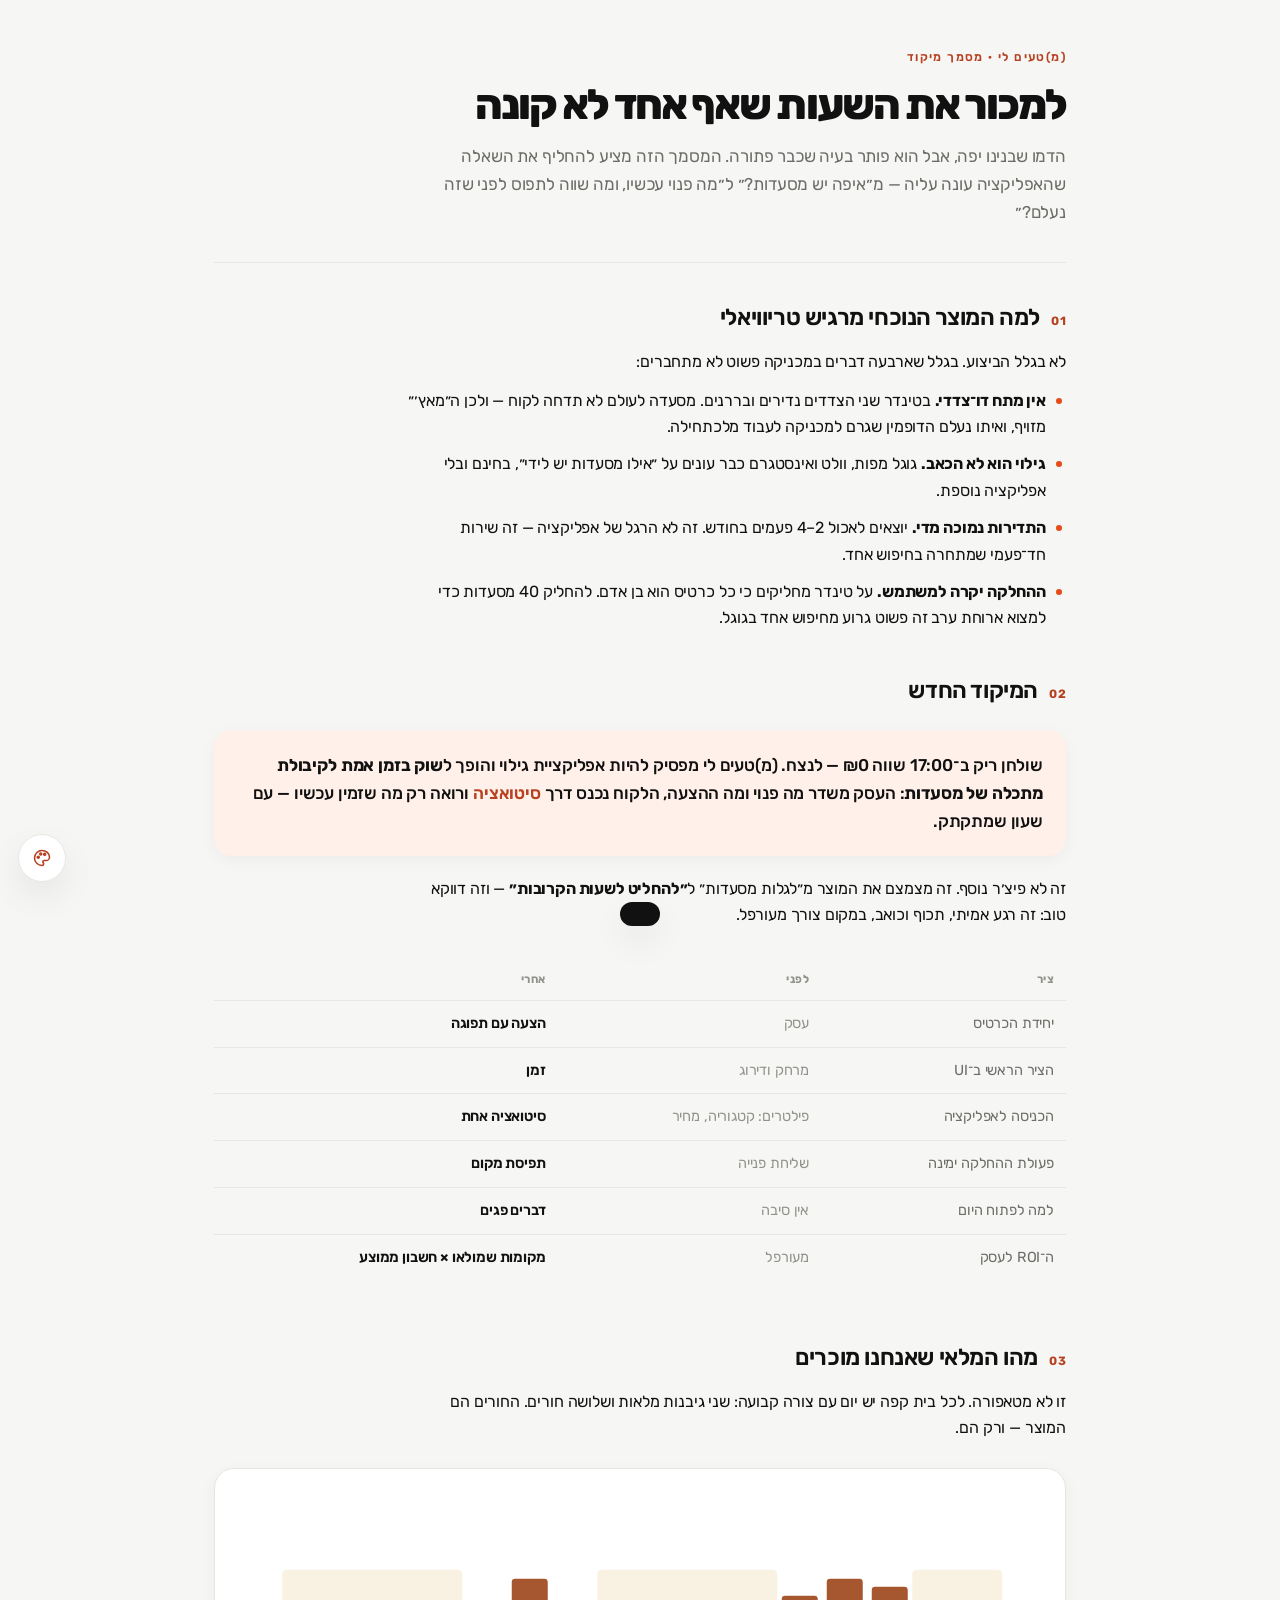
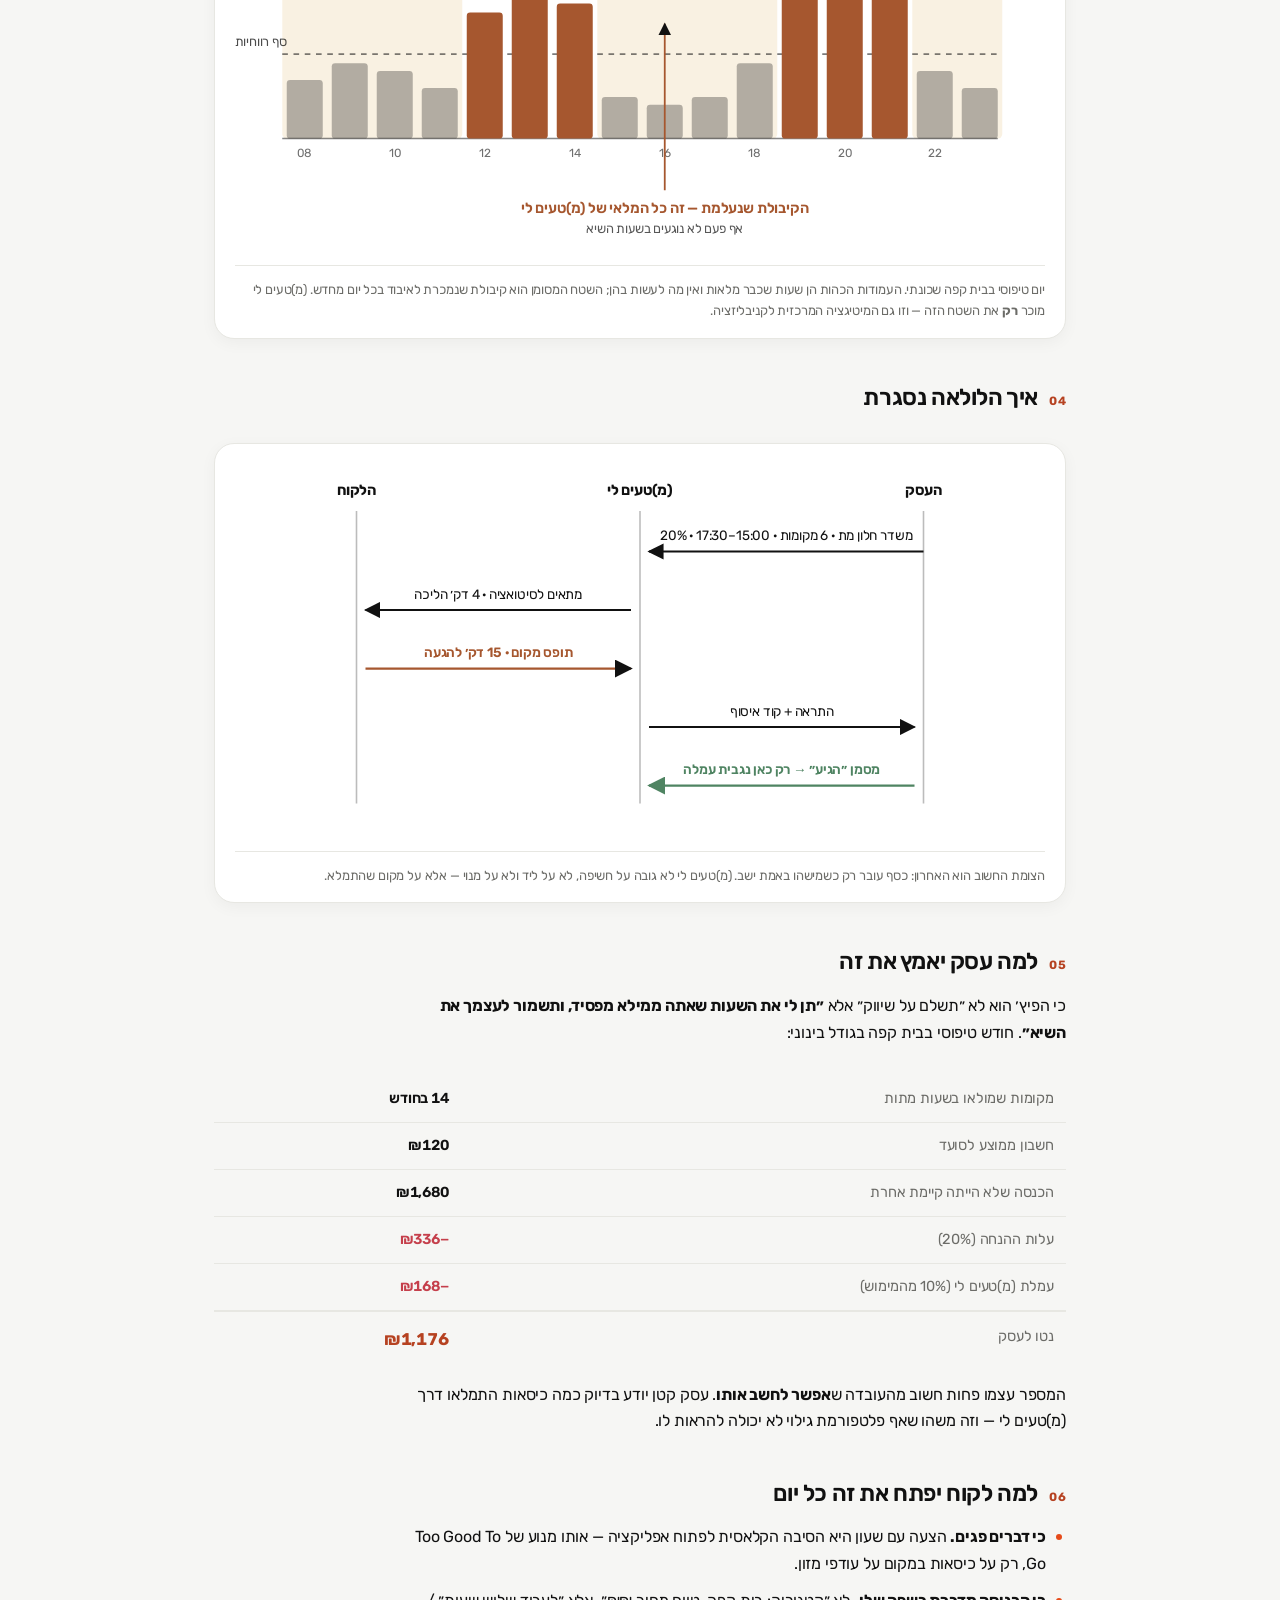
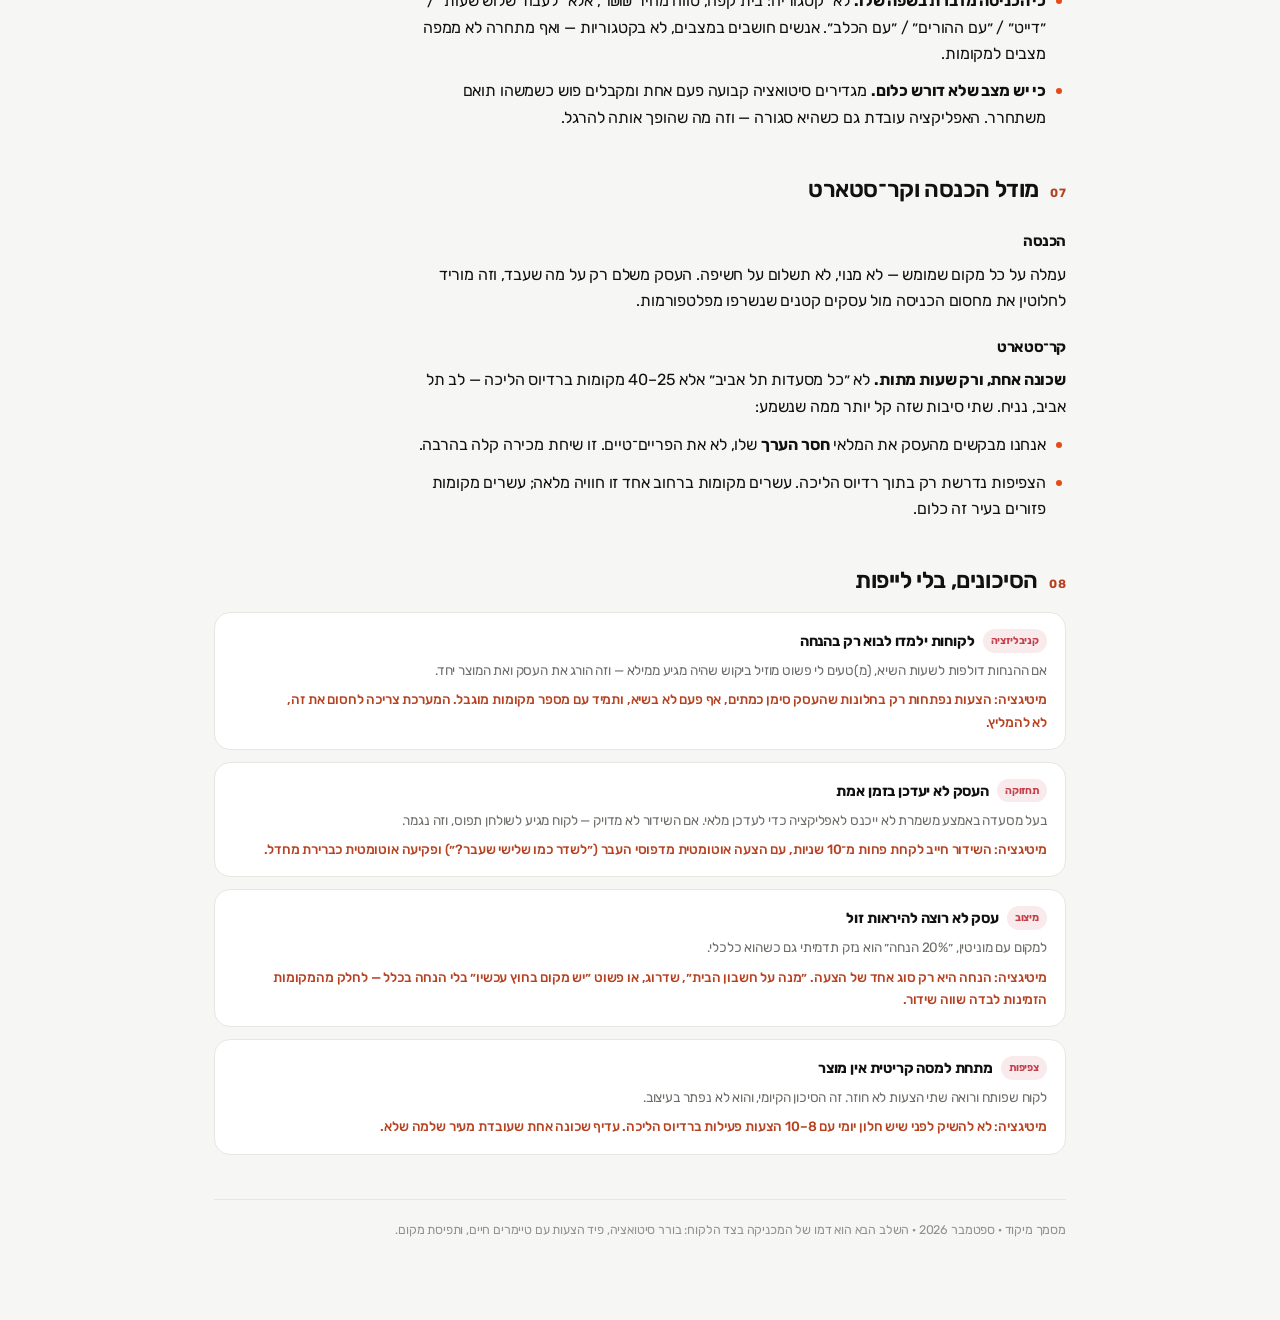
<file: concept.html>
<!doctype html>
<html lang="he">
<head>
<meta charset="utf-8" />
<meta name="viewport" content="width=device-width, initial-scale=1, viewport-fit=cover" />
<meta name="theme-color" content="#FCFBF9" />
<style>
  html, body { margin: 0; }
  img { max-width: 100%; }
  [hidden] { display: none !important; }
</style>
<title>(מ)טעים לי · השעות המתות</title>
<meta name="description" content="מסמך מיקוד: מאפליקציית גילוי לשוק בזמן אמת לקיבולת מתכלה של מסעדות." />
<link rel="preconnect" href="https://fonts.googleapis.com" />
<link rel="preconnect" href="https://fonts.gstatic.com" crossorigin />
<link rel="stylesheet" href="https://fonts.googleapis.com/css2?family=Rubik:wght@400;500;600;700;800&display=swap" />
<!--SUPER:boot-->
<script>
(function () {
    try {
        var s = JSON.parse(localStorage.getItem('taimli-look') || '{}');
        var dark = s.mode ? s.mode === 'dark' : matchMedia('(prefers-color-scheme: dark)').matches;
        var r = document.documentElement;
        r.setAttribute('data-theme', dark ? 'dark' : 'light');
        if (s.accent) r.style.setProperty('--accent', s.accent);
        if (s.ts) r.style.setProperty('--ts', s.ts);
        if (s.ui && s.ui !== 'rounded') r.setAttribute('data-ui', s.ui);
    } catch (e) {}
})();
</script>
<!--/SUPER:boot-->

<style>
/* ============================================================================
   (מ)טעים לי · השעות המתות — focusing memo.
   Same "יום־יום" palette as the product, in a document treatment.
   Light-first tokens with a full dark override (this is read, not operated).
   ============================================================================ */
:root {
    --paper: #FBF8F3;
    --card: #FFFFFF;
    --card-2: #F5F0E7;
    --line: #E7DFD0;
    --ink: #2F2A23;
    --ink-soft: #6F6656;
    --ink-faint: #9C9280;
    --clay: #C87A4E;
    --clay-deep: #A6572F;
    --clay-tint: #F7EBE1;
    --sage: #4F8462;
    --sage-tint: #E9F1EA;
    --honey: #D9A94E;
    --honey-tint: #FAF1DF;
    --rose: #B35346;
    --rose-tint: #F8E6E2;
    --shadow: 0 1px 2px rgba(47, 42, 35, 0.04), 0 8px 24px rgba(47, 42, 35, 0.06);
    --font-display: 'Frank Ruhl Libre', Georgia, 'Times New Roman', serif;
    --font-ui: 'Rubik', system-ui, -apple-system, 'Segoe UI', sans-serif;
}
@media (prefers-color-scheme: dark) {
    :root:not([data-theme="light"]) {
        --paper: #17140F;
        --card: #211D17;
        --card-2: #2A251E;
        --line: #3A332A;
        --ink: #F4EFE5;
        --ink-soft: #B3A992;
        --ink-faint: #8A806E;
        --clay: #E09A6C;
        --clay-deep: #E9A87C;
        --clay-tint: #33261D;
        --sage: #7FB891;
        --sage-tint: #1E2C23;
        --honey: #E6BC68;
        --honey-tint: #322718;
        --rose: #E08578;
        --rose-tint: #331F1B;
        --shadow: 0 1px 2px rgba(0, 0, 0, 0.3), 0 8px 24px rgba(0, 0, 0, 0.34);
    }
}
:root[data-theme="dark"] {
    --paper: #17140F;
    --card: #211D17;
    --card-2: #2A251E;
    --line: #3A332A;
    --ink: #F4EFE5;
    --ink-soft: #B3A992;
    --ink-faint: #8A806E;
    --clay: #E09A6C;
    --clay-deep: #E9A87C;
    --clay-tint: #33261D;
    --sage: #7FB891;
    --sage-tint: #1E2C23;
    --honey: #E6BC68;
    --honey-tint: #322718;
    --rose: #E08578;
    --rose-tint: #331F1B;
    --shadow: 0 1px 2px rgba(0, 0, 0, 0.3), 0 8px 24px rgba(0, 0, 0, 0.34);
}

* { margin: 0; padding: 0; box-sizing: border-box; }
body {
    background: var(--paper);
    color: var(--ink);
    font-family: var(--font-ui);
    line-height: 1.65;
    direction: rtl;
}
.wrap { max-width: 760px; margin: 0 auto; padding: 48px 24px 80px; }

/* ---------- masthead ---------- */
.eyebrow {
    font-size: 12px; font-weight: 600; letter-spacing: 1.4px;
    color: var(--clay-deep); margin-bottom: 12px;
}
h1 {
    font-family: var(--font-display); font-weight: 700;
    font-size: clamp(30px, 6vw, 42px); line-height: 1.2;
    text-wrap: balance; margin-bottom: 12px;
}
.standfirst {
    font-size: 17px; color: var(--ink-soft); max-width: 60ch;
    text-wrap: pretty;
}
.rule { height: 1px; background: var(--line); margin: 36px 0; }

/* ---------- sections ---------- */
section { margin-bottom: 40px; }
h2 {
    font-family: var(--font-display); font-weight: 600;
    font-size: 23px; margin-bottom: 12px;
    display: flex; align-items: baseline; gap: 11px;
}
h2 .num {
    font-family: var(--font-ui); font-weight: 700; font-size: 12px;
    color: var(--clay-deep); letter-spacing: 0.5px;
    flex-shrink: 0;
}
h3 {
    font-family: var(--font-ui); font-weight: 700; font-size: 15px;
    margin: 20px 0 8px;
}
p { margin-bottom: 12px; max-width: 66ch; text-wrap: pretty; }
p:last-child { margin-bottom: 0; }
strong { font-weight: 700; }
em { font-style: normal; color: var(--clay-deep); font-weight: 600; }

ul { list-style: none; display: flex; flex-direction: column; gap: 11px; margin-bottom: 14px; }
ul li { position: relative; padding-inline-start: 20px; max-width: 66ch; }
ul li::before {
    content: ''; position: absolute; inset-inline-start: 4px; top: 10px;
    width: 6px; height: 6px; border-radius: 50%; background: var(--clay);
}
ul li b { font-weight: 700; }

/* ---------- callout ---------- */
.callout {
    background: var(--card); border: 1px solid var(--line);
    border-radius: 18px; padding: 20px 22px; box-shadow: var(--shadow);
    margin: 20px 0;
}
.callout.thesis { background: var(--clay-tint); border-color: transparent; }
.callout.thesis p { font-size: 17px; font-weight: 500; margin: 0; max-width: none; }

/* ---------- shift table ---------- */
table { width: 100%; border-collapse: collapse; margin: 18px 0; font-size: 14.5px; }
th, td { text-align: start; padding: 11px 12px; border-bottom: 1px solid var(--line); vertical-align: top; }
thead th {
    font-size: 11.5px; font-weight: 700; color: var(--ink-faint);
    letter-spacing: 0.5px; border-bottom-width: 1px;
}
tbody td:first-child { color: var(--ink-soft); }
td.was { color: var(--ink-faint); }
td.now { font-weight: 600; }
tbody tr:last-child td { border-bottom: none; }
.table-scroll { overflow-x: auto; }

/* ---------- money table ---------- */
.money td:last-child { font-variant-numeric: tabular-nums; font-weight: 600; white-space: nowrap; }
.money tr.total td { border-top: 2px solid var(--line); border-bottom: none; padding-top: 13px; }
.money tr.total td:last-child { color: var(--sage); font-size: 17px; font-weight: 700; }
.money td.neg:last-child { color: var(--rose); }

/* ---------- figure ---------- */
figure {
    margin: 26px 0;
    background: var(--card); border: 1px solid var(--line);
    border-radius: 20px; padding: 22px 20px 16px; box-shadow: var(--shadow);
}
figure svg { width: 100%; height: auto; display: block; color: var(--ink); }
figcaption {
    margin-top: 14px; padding-top: 13px; border-top: 1px solid var(--line);
    font-size: 13px; color: var(--ink-soft); text-wrap: pretty;
}

/* ---------- risk cards ---------- */
.risks { display: flex; flex-direction: column; gap: 12px; }
.risk {
    background: var(--card); border: 1px solid var(--line);
    border-radius: 16px; padding: 16px 18px;
}
.risk h4 { font-size: 14.5px; font-weight: 700; margin-bottom: 5px; }
.risk h4 span {
    display: inline-block; font-size: 10.5px; font-weight: 700;
    background: var(--rose-tint); color: var(--rose);
    padding: 3px 8px; border-radius: 999px; margin-inline-end: 8px;
    vertical-align: 2px;
}
.risk p { font-size: 13.5px; color: var(--ink-soft); margin: 0; max-width: none; }
.risk p + p { margin-top: 7px; }
.risk .fix { color: var(--sage); font-weight: 500; }

/* ---------- footer note ---------- */
.foot {
    margin-top: 44px; padding-top: 20px; border-top: 1px solid var(--line);
    font-size: 12.5px; color: var(--ink-faint);
}

/* SUPER:style */

@property --accent { syntax: '<color>'; inherits: true; initial-value: #E64A19; }
:root {
    /* ---- one accent drives everything; swapped live from the sheet ---- */
    --accent: #E64A19;                 /* פפריקה */
    --accent-hot: var(--accent);       /* gradient partner, hue-shifted below */
    --urgent: #D61F69;                 /* expiring · destructive — semantic, not brand */

    /* ---- warm, appetising neutrals ---- */
    --bg: #FFF7F2;
    --bg-edge: #F9E9DF;
    --surface: #FFFFFF;
    --raised: #FFF0E7;
    --border: #F3E1D6;
    --text: #1F1411;
    --muted: #725E56;
    --faint: #8C776E;

    --accent-deep: color-mix(in srgb, var(--accent) 80%, #000);
    --accent-soft: color-mix(in srgb, var(--accent) 12%, var(--surface));
    --accent-line: color-mix(in srgb, var(--accent) 32%, var(--surface));
    --urgent-soft: color-mix(in srgb, var(--urgent) 11%, var(--surface));
    --grad: linear-gradient(135deg, var(--accent) 0%, var(--accent-hot) 100%);
    --glow: 0 10px 26px -6px color-mix(in srgb, var(--accent) 60%, transparent);

    --shadow-card: 0 1px 2px rgba(80, 30, 10, .04), 0 6px 20px rgba(80, 30, 10, .06);
    --shadow-pop: 0 4px 10px rgba(80, 30, 10, .06), 0 24px 52px rgba(80, 30, 10, .16);
    --scrim: rgba(36, 14, 6, .5);
    --topbar: color-mix(in srgb, var(--bg) 82%, transparent);

    --font-display: 'Rubik', 'Heebo', system-ui, sans-serif;
    --font-ui: 'Rubik', 'Heebo', system-ui, -apple-system, 'Segoe UI', sans-serif;

    /* ---- UI style: Rounded (default) · Soft · Crisp ---- */
    --r-card: 24px;
    --r-card-lg: 30px;
    --r-tile: 14px;
    --r-field: 16px;
    --r-btn: 999px;
    --r-chip: 999px;
    --ts: 1;                           /* text size: .9 · 1 · 1.12 · 1.25 */

    /* ---- legacy role names, so every older rule follows the new palette ---- */
    --paper: var(--bg);
    --paper-edge: var(--bg-edge);
    --card: var(--surface);
    --card-2: var(--raised);
    --line: var(--border);
    --ink: var(--text);
    --ink-soft: var(--muted);
    --ink-faint: var(--faint);
    --teal: var(--accent);
    --teal-deep: var(--accent-deep);
    --teal-tint: var(--accent-soft);
    --pink: var(--urgent);
    --pink-tint: var(--urgent-soft);
    --sage: var(--accent);
    --sage-tint: var(--accent-soft);
    --clay: var(--accent);
    --clay-deep: var(--accent-deep);
    --clay-tint: var(--accent-soft);
    --honey: var(--urgent);
    --honey-tint: var(--urgent-soft);
    --plum: var(--muted);
    --plum-tint: var(--raised);
    --plum-line: var(--border);
    --rose: var(--urgent);
    --rose-tint: var(--urgent-soft);
    --shadow-soft: var(--shadow-card);
    --shadow-lift: var(--shadow-pop);
    --shadow-depth-sm: var(--shadow-card);
    --shadow-depth-md: var(--shadow-card);
    --shadow-depth-lg: var(--shadow-pop);
    --radius-sm: var(--r-field);
    --radius-tile: var(--r-field);
    --radius-btn: var(--r-btn);
    --radius-card: var(--r-card);
    --radius-frame: var(--r-card-lg);

    color-scheme: light;
    transition: --accent .25s ease-out;
}
:root[data-ui="soft"]  { --r-card: 16px; --r-card-lg: 20px; --r-tile: 11px; --r-field: 12px; --r-btn: 14px; --r-chip: 12px; }
:root[data-ui="crisp"] { --r-card: 10px; --r-card-lg: 12px; --r-tile: 7px;  --r-field: 8px;  --r-btn: 8px;  --r-chip: 6px; }
/* text size scales the page content; the appearance sheet and its bar stay put */
body > :not(.su-wrap, .su-pending, .su-toast, .su-open, script, style) { zoom: var(--ts); }
.su-preview { zoom: var(--ts); }
@supports (color: oklch(from red l c h)) {
    :root { --accent-hot: oklch(from var(--accent) calc(l + .03) c calc(h - 32)); }
}
:root[data-theme="dark"] {
    --urgent: #FF4F93;
    --bg: #140E0C;
    --bg-edge: #0B0807;
    --surface: #1E1613;
    --raised: #2A1F1B;
    --border: rgb(255 255 255 / .08);
    --text: #FBF1EC;
    --muted: #BFA9A0;
    --faint: #9C877E;
    --accent-deep: color-mix(in srgb, var(--accent) 62%, #fff);
    --accent-soft: color-mix(in srgb, var(--accent) 20%, var(--surface));
    --accent-line: color-mix(in srgb, var(--accent) 45%, var(--surface));
    --urgent-soft: color-mix(in srgb, var(--urgent) 18%, var(--surface));
    --shadow-card: none;
    --shadow-pop: 0 24px 60px rgba(0, 0, 0, .55);
    --scrim: rgba(0, 0, 0, .62);
    color-scheme: dark;
}

body { transition: background-color .35s ease, color .35s ease; }

.su-open {
    width: 40px; height: 40px; border-radius: 50%; flex-shrink: 0;
    display: grid; place-items: center; cursor: pointer;
    background: var(--surface); color: var(--accent-deep);
    border: 1px solid var(--border); box-shadow: var(--shadow-card);
    transition: transform .18s cubic-bezier(.34,1.56,.64,1), background .35s, border-color .35s;
}
.su-open svg { width: 20px; height: 20px; }
.su-open:active { transform: scale(.92); }
.su-open.su-float {
    position: fixed; z-index: 60; bottom: calc(18px + env(safe-area-inset-bottom)); left: 18px;
    width: 48px; height: 48px; box-shadow: var(--shadow-pop);
}

.su-wrap {
    position: fixed; inset: 0; z-index: 200; background: var(--scrim);
    opacity: 0; pointer-events: none; transition: opacity .28s ease;
    font-family: var(--font-ui); direction: rtl; color: var(--text);
}
.su-wrap.show { opacity: 1; pointer-events: auto; }
.su-sheet {
    position: absolute; inset-inline: 0; bottom: 0; margin: 0 auto;
    max-width: 460px; max-height: 92dvh; overflow-y: auto;
    background: var(--bg); border-radius: var(--r-card-lg) var(--r-card-lg) 0 0;
    padding: 10px 20px calc(110px + env(safe-area-inset-bottom));
    transform: translateY(105%); transition: transform .34s cubic-bezier(.22,1,.36,1), background-color .35s;
}
.su-wrap.show .su-sheet { transform: none; }
.su-grip { width: 42px; height: 5px; border-radius: 999px; background: var(--border); margin: 0 auto 14px; }
.su-head { display: flex; align-items: flex-start; justify-content: space-between; gap: 12px; }
.su-head h2 { font-family: var(--font-display); font-size: 28px; font-weight: 800; letter-spacing: -.5px; line-height: 1.15; }
.su-head p { font-size: 14px; color: var(--muted); margin-top: 4px; }
.su-x {
    width: 40px; height: 40px; border-radius: 50%; border: 1px solid var(--border);
    background: var(--surface); color: var(--text); display: grid; place-items: center; cursor: pointer; flex-shrink: 0;
}
.su-x svg { width: 18px; height: 18px; }

.su-label {
    display: flex; justify-content: space-between; align-items: baseline;
    margin: 24px 4px 10px; font-size: 12px; font-weight: 600; letter-spacing: 1.2px; color: var(--muted);
}
.su-label span { letter-spacing: 0; color: var(--accent-deep); font-weight: 700; }
.su-card {
    background: var(--surface); border: 1px solid var(--border); border-radius: var(--r-card);
    box-shadow: var(--shadow-card); transition: background-color .35s, border-color .35s;
}

/* live preview: a mini offer card */
.su-preview { margin-top: 18px; padding: 12px; display: flex; gap: 12px; align-items: stretch; }
.su-pv-media {
    width: 96px; flex-shrink: 0; border-radius: var(--r-field); background: var(--grad);
    position: relative; overflow: hidden; min-height: 112px;
}
.su-pv-media::before, .su-pv-media::after {
    content: ''; position: absolute; border-radius: 50%; background: rgba(255,255,255,.9);
}
.su-pv-media::before { width: 64px; height: 64px; top: 24px; right: 16px; }
.su-pv-media::after { width: 34px; height: 34px; top: 39px; right: 31px; background: color-mix(in srgb, var(--accent) 70%, #FFD08A); }
.su-pv-body { flex: 1; min-width: 0; display: flex; flex-direction: column; gap: 3px; }
.su-pv-chip {
    align-self: flex-start; display: inline-flex; align-items: center; gap: 5px;
    background: var(--urgent-soft); color: var(--urgent); font-weight: 700; font-size: 12px;
    padding: 3px 9px; border-radius: var(--r-btn); font-variant-numeric: tabular-nums;
}
.su-pv-body b { font-size: 17px; font-weight: 700; margin-top: 4px; }
.su-pv-body small { font-size: 12.5px; color: var(--muted); }
.su-pv-row { display: flex; align-items: center; justify-content: space-between; gap: 8px; margin-top: auto; padding-top: 8px; }
.su-pv-tag { font-size: 12px; font-weight: 600; color: var(--accent-deep); background: var(--accent-soft); padding: 4px 10px; border-radius: var(--r-btn); }
.su-pv-cta { font-size: 13px; font-weight: 700; color: #fff; background: var(--grad); padding: 7px 14px; border-radius: var(--r-btn); box-shadow: var(--glow); }

/* settings row */
.su-row { display: flex; align-items: center; gap: 12px; padding: 14px 16px; min-height: 68px; }
.su-tile {
    width: 40px; height: 40px; border-radius: var(--r-tile); flex-shrink: 0;
    display: grid; place-items: center; background: var(--accent-soft); color: var(--accent-deep);
    transition: background-color .25s, color .25s;
}
.su-tile svg { width: 21px; height: 21px; }
.su-txt { flex: 1; min-width: 0; }
.su-txt b { display: block; font-size: 16px; font-weight: 600; }
.su-txt small { display: block; font-size: 13px; color: var(--muted); margin-top: 1px; }

/* sun / moon toggle — light: sun on sky; dark: moon among stars */
.su-daynight {
    position: relative; width: 62px; height: 34px; border-radius: var(--r-btn); border: 0; flex-shrink: 0;
    background: #CFE3FF; cursor: pointer; overflow: hidden; transition: background-color .35s ease;
}
.su-daynight::before {           /* cloud */
    content: ''; position: absolute; left: 9px; bottom: 6px; width: 18px; height: 7px; border-radius: var(--r-btn);
    background: #fff; box-shadow: 5px -4px 0 -1px #fff; transition: opacity .25s, transform .35s;
}
.su-daynight .thumb {
    position: absolute; top: 4px; right: 4px; width: 26px; height: 26px; border-radius: 50%;
    background: #FFA62B; box-shadow: 0 0 0 4px rgba(255, 166, 43, .28);
    transition: transform .34s cubic-bezier(.34,1.56,.64,1), background-color .3s, box-shadow .3s;
}
.su-daynight .thumb::after {     /* the bite that makes the crescent */
    content: ''; position: absolute; width: 20px; height: 20px; border-radius: 50%;
    top: -3px; left: -5px; background: #262150; transform: scale(0); transition: transform .3s ease;
}
.su-daynight .stars i {
    position: absolute; width: 3px; height: 3px; border-radius: 50%; background: #fff;
    opacity: 0; transform: scale(.3); transition: opacity .3s .1s, transform .3s .1s;
}
.su-daynight .stars i:nth-child(1) { top: 8px; right: 14px; }
.su-daynight .stars i:nth-child(2) { top: 18px; right: 24px; width: 2px; height: 2px; }
.su-daynight .stars i:nth-child(3) { top: 11px; right: 32px; }
.su-daynight[aria-checked="true"] { background: #262150; }
.su-daynight[aria-checked="true"]::before { opacity: 0; transform: translateX(-8px); }
.su-daynight[aria-checked="true"] .thumb { transform: translateX(-28px); background: #F5F1FF; box-shadow: 0 0 10px rgba(245, 241, 255, .35); }
.su-daynight[aria-checked="true"] .thumb::after { transform: scale(1); }
.su-daynight[aria-checked="true"] .stars i { opacity: 1; transform: scale(1); }

/* accent swatches */
.su-swatches { display: flex; justify-content: space-between; padding: 16px 18px; }
.su-sw {
    width: 42px; height: 42px; border-radius: 50%; border: 0; cursor: pointer;
    display: grid; place-items: center; color: #fff; position: relative;
    transition: transform .2s cubic-bezier(.34,1.56,.64,1), box-shadow .2s;
}
.su-sw svg { width: 18px; height: 18px; transform: scale(0); transition: transform .22s cubic-bezier(.34,1.56,.64,1); }
.su-sw[aria-checked="true"] { box-shadow: 0 0 0 3px var(--surface), 0 0 0 5px var(--sw); }
.su-sw[aria-checked="true"] svg { transform: scale(1); }
.su-sw:active { transform: scale(.9); }
.su-sw-names { display: flex; justify-content: space-between; padding: 0 12px 14px; margin-top: -6px; }
.su-sw-names span { width: 54px; text-align: center; font-size: 11px; color: var(--faint); font-weight: 500; transition: color .2s; }
.su-sw-names span.on { color: var(--accent-deep); font-weight: 700; }

/* staged changes */
.su-pending {
    position: fixed; z-index: 210; bottom: calc(14px + env(safe-area-inset-bottom));
    left: 50%; width: min(420px, calc(100% - 40px));
    display: flex; align-items: center; gap: 10px; padding: 10px 10px 10px 10px;
    padding-inline-start: 18px;
    background: var(--surface); border: 1px solid var(--border); border-radius: var(--r-card);
    box-shadow: 0 8px 30px rgba(40, 14, 4, .16);
    transform: translate(-50%, 180%); transition: transform .3s cubic-bezier(.22,1,.36,1);
    direction: rtl; font-family: var(--font-ui); color: var(--text);
}
.su-pending:not(.show) { opacity: 0; pointer-events: none; transition: transform .3s cubic-bezier(.22,1,.36,1), opacity 0s .3s; }
.su-pending.show { transform: translate(-50%, 0); opacity: 1; transition: transform .3s cubic-bezier(.22,1,.36,1); }
.su-pending .dot { width: 7px; height: 7px; border-radius: 50%; background: var(--accent); flex-shrink: 0; }
.su-pending .n { font-size: 14px; font-weight: 600; flex: 1; }
.su-pending button { border: 0; cursor: pointer; font-family: inherit; font-weight: 700; font-size: 14px; }
.su-pending .discard { background: none; color: var(--muted); padding: 10px 8px; }
.su-pending .review { background: var(--grad); color: #fff; padding: 11px 20px; border-radius: var(--r-btn); box-shadow: var(--glow); }

.su-toast {
    position: fixed; z-index: 220; left: 50%; bottom: calc(22px + env(safe-area-inset-bottom));
    transform: translate(-50%, 200%); background: var(--text); color: var(--bg);
    width: max-content; max-width: calc(100vw - 40px); text-align: center;
    font-family: var(--font-ui); font-weight: 600; font-size: 14px; direction: rtl;
    padding: 12px 20px; border-radius: var(--r-btn); box-shadow: var(--shadow-pop);
    transition: transform .4s cubic-bezier(.34,1.4,.64,1);
}
.su-toast.show { transform: translate(-50%, 0); }

/* sticky compact header inside the sheet */
.su-sheet { padding-top: 0; max-height: calc(92dvh / var(--ts)); }
.su-top {
    position: sticky; top: 0; z-index: 3; margin: 0 -20px; padding: 10px 20px 8px;
    background: var(--bg); transition: box-shadow .2s, background-color .35s;
}
.su-top.scrolled { background: var(--topbar); backdrop-filter: blur(18px); -webkit-backdrop-filter: blur(18px); box-shadow: 0 1px 0 var(--border); }
.su-top .su-grip { margin-bottom: 8px; }
.su-bar { display: flex; align-items: center; position: relative; min-height: 40px; }
.su-compact { position: absolute; left: 50%; transform: translateX(-50%); font-size: 17px; font-weight: 700; opacity: 0; white-space: nowrap; pointer-events: none; }
.su-head { margin-top: 4px; }
.su-x[hidden] { display: none; }

/* text size + UI style option cards */
.su-opts { display: grid; gap: 10px; padding: 12px; }
.su-opts.four { grid-template-columns: repeat(4, 1fr); }
.su-opts.three { grid-template-columns: repeat(3, 1fr); }
.su-opt {
    border: 1.5px solid var(--border); background: var(--surface); color: var(--text); cursor: pointer;
    border-radius: max(6px, calc(var(--r-card) - 8px)); padding: 12px 4px 10px; font-family: inherit;
    display: flex; flex-direction: column; align-items: center; justify-content: flex-end; gap: 6px; min-height: 78px;
    transition: border-color .2s, color .2s, background-color .2s, transform .18s cubic-bezier(.34,1.56,.64,1);
}
.su-opt:active { transform: scale(.95); }
.su-opt .aa { font-weight: 700; line-height: 1; }
.su-opt small { font-size: 11.5px; color: var(--muted); font-weight: 500; }
.su-opt[aria-checked="true"] { border-color: var(--accent); color: var(--accent-deep); background: var(--accent-soft); }
.su-opt[aria-checked="true"] small { color: var(--accent-deep); font-weight: 700; }
.su-thumb { width: 56px; height: 38px; background: var(--raised); border: 1px solid var(--border); display: flex; align-items: flex-end; padding: 6px; }
.su-thumb i { display: block; height: 9px; width: 70%; background: var(--faint); transition: background-color .2s; }
.su-opt[aria-checked="true"] .su-thumb i { background: var(--accent); }

/* lists, review, buttons */
.su-list .su-row { position: relative; }
.su-list .su-row + .su-row::before { content: ''; position: absolute; top: 0; left: 16px; right: 68px; height: 1px; background: var(--border); }
.su-txt small s { color: var(--faint); }
.su-txt small em { font-style: normal; color: var(--accent-deep); font-weight: 700; }
.su-primary, .su-secondary {
    display: block; width: 100%; border: 0; cursor: pointer; font-family: inherit; font-weight: 700; font-size: 16px;
    padding: 15px; border-radius: var(--r-btn); margin-top: 18px;
}
.su-primary { background: var(--grad); color: #fff; box-shadow: var(--glow); }
.su-secondary { background: none; color: var(--muted); margin-top: 6px; }
.su-panel[hidden] { display: none; }
.su-panel { animation: suRise .3s cubic-bezier(.22,1,.36,1) both; }

/* staggered entrance */
@keyframes suRise { from { opacity: 0; transform: translateY(12px); } }
.su-stagger > * { animation: suRise .32s cubic-bezier(.22,1,.36,1) both; animation-delay: calc(var(--i, 0) * 45ms); }

@media (prefers-reduced-motion: reduce) {
    .su-sheet, .su-pending, .su-toast, .su-daynight .thumb, .su-sw svg { transition: none; }
    .su-stagger > * { animation: none; }
}

:root:root:root {
    --paper: var(--bg);
    --card: var(--surface);
    --card-2: var(--raised);
    --line: var(--border);
    --ink: var(--text);
    --ink-soft: var(--muted);
    --ink-faint: var(--faint);
    --clay: var(--accent);
    --clay-deep: var(--accent-deep);
    --clay-tint: var(--accent-soft);
    --sage: var(--accent-deep);
    --sage-tint: var(--accent-soft);
    --honey: var(--urgent);
    --honey-tint: var(--urgent-soft);
    --rose: var(--urgent);
    --rose-tint: var(--urgent-soft);
    --shadow: var(--shadow-card);
    --font-display: 'Rubik', 'Heebo', system-ui, sans-serif;
    --font-ui: 'Rubik', 'Heebo', system-ui, sans-serif;
}
body { background: var(--bg); }
h1, h2, h3 { letter-spacing: -.4px; }
h1 { font-weight: 800; }

/* /SUPER:style */
</style>
<link rel="stylesheet" href="modern.css" />
</head>
<body>
<div class="wrap">
    <div class="eyebrow">(מ)טעים לי · מסמך מיקוד</div>
    <h1>למכור את השעות שאף אחד לא קונה</h1>
    <p class="standfirst">
        הדמו שבנינו יפה, אבל הוא פותר בעיה שכבר פתורה. המסמך הזה מציע להחליף את השאלה
        שהאפליקציה עונה עליה — מ״איפה יש מסעדות?״ ל״מה פנוי עכשיו, ומה שווה לתפוס לפני שזה נעלם?״
    </p>

    <div class="rule"></div>

    <section>
        <h2><span class="num">01</span>למה המוצר הנוכחי מרגיש טריוויאלי</h2>
        <p>לא בגלל הביצוע. בגלל שארבעה דברים במכניקה פשוט לא מתחברים:</p>
        <ul>
            <li><b>אין מתח דו־צדדי.</b> בטינדר שני הצדדים נדירים ובררנים. מסעדה לעולם לא תדחה לקוח — ולכן ה״מאץ׳״ מזויף, ואיתו נעלם הדופמין שגרם למכניקה לעבוד מלכתחילה.</li>
            <li><b>גילוי הוא לא הכאב.</b> גוגל מפות, וולט ואינסטגרם כבר עונים על ״אילו מסעדות יש לידי״, בחינם ובלי אפליקציה נוספת.</li>
            <li><b>התדירות נמוכה מדי.</b> יוצאים לאכול 2–4 פעמים בחודש. זה לא הרגל של אפליקציה — זה שירות חד־פעמי שמתחרה בחיפוש אחד.</li>
            <li><b>ההחלקה יקרה למשתמש.</b> על טינדר מחליקים כי כל כרטיס הוא בן אדם. להחליק 40 מסעדות כדי למצוא ארוחת ערב זה פשוט גרוע מחיפוש אחד בגוגל.</li>
        </ul>
    </section>

    <section>
        <h2><span class="num">02</span>המיקוד החדש</h2>
        <div class="callout thesis">
            <p>
                שולחן ריק ב־17:00 שווה ₪0 — לנצח. (מ)טעים לי מפסיק להיות אפליקציית גילוי
                והופך ל<strong>שוק בזמן אמת לקיבולת מתכלה של מסעדות</strong>: העסק משדר מה פנוי
                ומה ההצעה, הלקוח נכנס דרך <em>סיטואציה</em> ורואה רק מה שזמין עכשיו — עם שעון שמתקתק.
            </p>
        </div>
        <p>
            זה לא פיצ׳ר נוסף. זה מצמצם את המוצר מ״לגלות מסעדות״ ל<strong>״להחליט לשעות הקרובות״</strong> —
            וזה דווקא טוב: זה רגע אמיתי, תכוף וכואב, במקום צורך מעורפל.
        </p>

        <div class="table-scroll">
            <table>
                <thead>
                    <tr><th>ציר</th><th>לפני</th><th>אחרי</th></tr>
                </thead>
                <tbody>
                    <tr><td>יחידת הכרטיס</td><td class="was">עסק</td><td class="now">הצעה עם תפוגה</td></tr>
                    <tr><td>הציר הראשי ב־UI</td><td class="was">מרחק ודירוג</td><td class="now">זמן</td></tr>
                    <tr><td>הכניסה לאפליקציה</td><td class="was">פילטרים: קטגוריה, מחיר</td><td class="now">סיטואציה אחת</td></tr>
                    <tr><td>פעולת ההחלקה ימינה</td><td class="was">שליחת פנייה</td><td class="now">תפיסת מקום</td></tr>
                    <tr><td>למה לפתוח היום</td><td class="was">אין סיבה</td><td class="now">דברים פגים</td></tr>
                    <tr><td>ה־ROI לעסק</td><td class="was">מעורפל</td><td class="now">מקומות שמולאו × חשבון ממוצע</td></tr>
                </tbody>
            </table>
        </div>
    </section>

    <section>
        <h2><span class="num">03</span>מהו המלאי שאנחנו מוכרים</h2>
        <p>
            זו לא מטאפורה. לכל בית קפה יש יום עם צורה קבועה: שני גיבנות מלאות ושלושה חורים.
            החורים הם המוצר — ורק הם.
        </p>

        <figure>
            <svg viewBox="0 0 720 320" role="img" aria-label="תפוסה של בית קפה שכונתי לאורך היום: שיאים מלאים בצהריים ובערב, ושלושה חלונות מתים בבוקר המאוחר, אחר הצהריים ובלילה המוקדם, שבהם הקיבולת הלא־מכורה היא המלאי של (מ)טעים לי">
                <defs>
                    <marker id="ar" viewBox="0 0 10 10" refX="9" refY="5" markerWidth="7" markerHeight="7" orient="auto-start-reverse">
                        <path d="M0 0 L10 5 L0 10 z" fill="currentColor"/>
                    </marker>
                </defs>

                <!-- unsold-capacity bands over the dead windows (full column = 100% capacity) -->
                <rect x="42"  y="70" width="160" height="150" fill="#D9A94E" opacity="0.16" rx="4"/>
                <rect x="322" y="70" width="160" height="150" fill="#D9A94E" opacity="0.16" rx="4"/>
                <rect x="602" y="70" width="80"  height="150" fill="#D9A94E" opacity="0.16" rx="4"/>

                <!-- profitability threshold: 50% of capacity -->
                <line x1="42" y1="145" x2="678" y2="145" stroke="currentColor" stroke-width="1.5" stroke-dasharray="5 5" opacity="0.55"/>
                <text x="46" y="138" font-family="Rubik, sans-serif" font-size="11.5" fill="currentColor" opacity="0.75">סף רווחיות · ~50% תפוסה</text>

                <!-- baseline -->
                <line x1="42" y1="220" x2="678" y2="220" stroke="currentColor" stroke-width="1.5" opacity="0.5"/>

                <!-- bars: x = 46 + i*40, width 32; height = pct * 1.5 ; y = 220 - height -->
                <g fill="currentColor" opacity="0.3">
                    <rect x="46"  y="168" width="32" height="52"  rx="3"/>
                    <rect x="86"  y="153" width="32" height="67"  rx="3"/>
                    <rect x="126" y="160" width="32" height="60"  rx="3"/>
                    <rect x="166" y="175" width="32" height="45"  rx="3"/>
                    <rect x="326" y="183" width="32" height="37"  rx="3"/>
                    <rect x="366" y="190" width="32" height="30"  rx="3"/>
                    <rect x="406" y="183" width="32" height="37"  rx="3"/>
                    <rect x="446" y="153" width="32" height="67"  rx="3"/>
                    <rect x="606" y="160" width="32" height="60"  rx="3"/>
                    <rect x="646" y="175" width="32" height="45"  rx="3"/>
                </g>
                <g fill="#A6572F">
                    <rect x="206" y="108" width="32" height="112" rx="3"/>
                    <rect x="246" y="78"  width="32" height="142" rx="3"/>
                    <rect x="286" y="100" width="32" height="120" rx="3"/>
                    <rect x="486" y="93"  width="32" height="127" rx="3"/>
                    <rect x="526" y="78"  width="32" height="142" rx="3"/>
                    <rect x="566" y="85"  width="32" height="135" rx="3"/>
                </g>

                <!-- hour labels -->
                <g font-family="Rubik, sans-serif" font-size="10.5" fill="currentColor" opacity="0.6" text-anchor="middle">
                    <text x="62"  y="236">08</text>
                    <text x="142" y="236">10</text>
                    <text x="222" y="236">12</text>
                    <text x="302" y="236">14</text>
                    <text x="382" y="236">16</text>
                    <text x="462" y="236">18</text>
                    <text x="542" y="236">20</text>
                    <text x="622" y="236">22</text>
                </g>

                <!-- callout to the unsold inventory -->
                <line x1="382" y1="118" x2="382" y2="266" stroke="#A6572F" stroke-width="1.6" marker-start="url(#ar)"/>
                <text x="382" y="286" font-family="Rubik, sans-serif" font-size="13" font-weight="600" fill="#A6572F" text-anchor="middle">הקיבולת שנעלמת — זה כל המלאי של (מ)טעים לי</text>
                <text x="382" y="304" font-family="Rubik, sans-serif" font-size="11.5" fill="currentColor" opacity="0.7" text-anchor="middle">אף פעם לא נוגעים בשעות השיא</text>
            </svg>
            <figcaption>
                יום טיפוסי בבית קפה שכונתי. העמודות הכהות הן שעות שכבר מלאות ואין מה לעשות בהן;
                השטח המסומן הוא קיבולת שנמכרת לאיבוד בכל יום מחדש. (מ)טעים לי מוכר <strong>רק</strong> את השטח הזה —
                וזו גם המיטיגציה המרכזית לקניבליזציה.
            </figcaption>
        </figure>
    </section>

    <section>
        <h2><span class="num">04</span>איך הלולאה נסגרת</h2>

        <figure>
            <svg viewBox="0 0 720 330" role="img" aria-label="רצף הפעולות בין העסק, (מ)טעים לי והלקוח: העסק משדר חלון מת עם הצעה, (מ)טעים לי מתאים אותו לסיטואציה ולמרחק של הלקוח, הלקוח תופס מקום עם חלון הגעה של חמש עשרה דקות, (מ)טעים לי שולח לעסק התראה וקוד, והעסק מסמן הגעה — רק אז נגבית עמלה">
                <defs>
                    <marker id="ar2" viewBox="0 0 10 10" refX="9" refY="5" markerWidth="8" markerHeight="8" orient="auto-start-reverse">
                        <path d="M0 0 L10 5 L0 10 z" fill="currentColor"/>
                    </marker>
                    <marker id="ar2g" viewBox="0 0 10 10" refX="9" refY="5" markerWidth="8" markerHeight="8" orient="auto-start-reverse">
                        <path d="M0 0 L10 5 L0 10 z" fill="#4F8462"/>
                    </marker>
                </defs>

                <!-- actor headers -->
                <g font-family="Rubik, sans-serif" font-size="13" font-weight="700" fill="currentColor" text-anchor="middle">
                    <text x="612" y="26">העסק</text>
                    <text x="360" y="26">(מ)טעים לי</text>
                    <text x="108" y="26">הלקוח</text>
                </g>
                <!-- lifelines -->
                <g stroke="currentColor" stroke-width="1.4" opacity="0.28">
                    <line x1="612" y1="40" x2="612" y2="300"/>
                    <line x1="360" y1="40" x2="360" y2="300"/>
                    <line x1="108" y1="40" x2="108" y2="300"/>
                </g>

                <!-- 1: business broadcasts -->
                <line x1="612" y1="76" x2="368" y2="76" stroke="currentColor" stroke-width="1.8" marker-end="url(#ar2)"/>
                <text x="490" y="66" font-family="Rubik, sans-serif" font-size="12" fill="currentColor" text-anchor="middle">משדר חלון מת · 6 מקומות · 15:00–17:30 · 20%</text>

                <!-- 2: bis matches to customer -->
                <line x1="352" y1="128" x2="116" y2="128" stroke="currentColor" stroke-width="1.8" marker-end="url(#ar2)"/>
                <text x="234" y="118" font-family="Rubik, sans-serif" font-size="12" fill="currentColor" text-anchor="middle">מתאים לסיטואציה · 4 דק׳ הליכה</text>

                <!-- 3: customer holds -->
                <line x1="116" y1="180" x2="352" y2="180" stroke="#A6572F" stroke-width="2" marker-end="url(#ar2)"/>
                <text x="234" y="170" font-family="Rubik, sans-serif" font-size="12" font-weight="600" fill="#A6572F" text-anchor="middle">תופס מקום · 15 דק׳ להגעה</text>

                <!-- 4: bis notifies business -->
                <line x1="368" y1="232" x2="604" y2="232" stroke="currentColor" stroke-width="1.8" marker-end="url(#ar2)"/>
                <text x="486" y="222" font-family="Rubik, sans-serif" font-size="12" fill="currentColor" text-anchor="middle">התראה + קוד איסוף</text>

                <!-- 5: arrival closes the loop -->
                <line x1="604" y1="284" x2="368" y2="284" stroke="#4F8462" stroke-width="2" marker-end="url(#ar2g)"/>
                <text x="486" y="274" font-family="Rubik, sans-serif" font-size="12" font-weight="600" fill="#4F8462" text-anchor="middle">מסמן ״הגיע״ → רק כאן נגבית עמלה</text>
            </svg>
            <figcaption>
                הצומת החשוב הוא האחרון: כסף עובר רק כשמישהו באמת ישב. (מ)טעים לי לא גובה על חשיפה,
                לא על ליד ולא על מנוי — אלא על מקום שהתמלא.
            </figcaption>
        </figure>
    </section>

    <section>
        <h2><span class="num">05</span>למה עסק יאמץ את זה</h2>
        <p>
            כי הפיץ׳ הוא לא ״תשלם על שיווק״ אלא <strong>״תן לי את השעות שאתה ממילא מפסיד, ותשמור לעצמך את השיא״</strong>.
            חודש טיפוסי בבית קפה בגודל בינוני:
        </p>
        <div class="table-scroll">
            <table class="money">
                <tbody>
                    <tr><td>מקומות שמולאו בשעות מתות</td><td>14 בחודש</td></tr>
                    <tr><td>חשבון ממוצע לסועד</td><td>₪120</td></tr>
                    <tr><td>הכנסה שלא הייתה קיימת אחרת</td><td>₪1,680</td></tr>
                    <tr class="neg"><td>עלות ההנחה (20%)</td><td class="neg">−₪336</td></tr>
                    <tr class="neg"><td>עמלת (מ)טעים לי (10% מהמימוש)</td><td class="neg">−₪168</td></tr>
                    <tr class="total"><td>נטו לעסק</td><td>₪1,176</td></tr>
                </tbody>
            </table>
        </div>
        <p>
            המספר עצמו פחות חשוב מהעובדה ש<strong>אפשר לחשב אותו</strong>. עסק קטן יודע בדיוק
            כמה כיסאות התמלאו דרך (מ)טעים לי — וזה משהו שאף פלטפורמת גילוי לא יכולה להראות לו.
        </p>
    </section>

    <section>
        <h2><span class="num">06</span>למה לקוח יפתח את זה כל יום</h2>
        <ul>
            <li><b>כי דברים פגים.</b> הצעה עם שעון היא הסיבה הקלאסית לפתוח אפליקציה — אותו מנוע של Too Good To Go, רק על כיסאות במקום על עודפי מזון.</li>
            <li><b>כי הכניסה מדברת בשפה שלו.</b> לא ״קטגוריה: בית קפה, טווח מחיר ₪₪״, אלא ״לעבוד שלוש שעות״ / ״דייט״ / ״עם ההורים״ / ״עם הכלב״. אנשים חושבים במצבים, לא בקטגוריות — ואף מתחרה לא ממפה מצבים למקומות.</li>
            <li><b>כי יש מצב שלא דורש כלום.</b> מגדירים סיטואציה קבועה פעם אחת ומקבלים פוש כשמשהו תואם משתחרר. האפליקציה עובדת גם כשהיא סגורה — וזה מה שהופך אותה להרגל.</li>
        </ul>
    </section>

    <section>
        <h2><span class="num">07</span>מודל הכנסה וקר־סטארט</h2>
        <h3>הכנסה</h3>
        <p>
            עמלה על כל מקום שמומש — לא מנוי, לא תשלום על חשיפה. העסק משלם רק על מה שעבד,
            וזה מוריד לחלוטין את מחסום הכניסה מול עסקים קטנים שנשרפו מפלטפורמות.
        </p>
        <h3>קר־סטארט</h3>
        <p>
            <strong>שכונה אחת, ורק שעות מתות.</strong> לא ״כל מסעדות תל אביב״ אלא 25–40 מקומות ברדיוס הליכה
            — לב תל אביב, נניח. שתי סיבות שזה קל יותר ממה שנשמע:
        </p>
        <ul>
            <li>אנחנו מבקשים מהעסק את המלאי <b>חסר הערך</b> שלו, לא את הפריים־טיים. זו שיחת מכירה קלה בהרבה.</li>
            <li>הצפיפות נדרשת רק בתוך רדיוס הליכה. עשרים מקומות ברחוב אחד זו חוויה מלאה; עשרים מקומות פזורים בעיר זה כלום.</li>
        </ul>
    </section>

    <section>
        <h2><span class="num">08</span>הסיכונים, בלי לייפות</h2>
        <div class="risks">
            <div class="risk">
                <h4><span>קניבליזציה</span>לקוחות ילמדו לבוא רק בהנחה</h4>
                <p>אם ההנחות דולפות לשעות השיא, (מ)טעים לי פשוט מוזיל ביקוש שהיה מגיע ממילא — וזה הורג את העסק ואת המוצר יחד.</p>
                <p class="fix">מיטיגציה: הצעות נפתחות רק בחלונות שהעסק סימן כמתים, אף פעם לא בשיא, ותמיד עם מספר מקומות מוגבל. המערכת צריכה לחסום את זה, לא להמליץ.</p>
            </div>
            <div class="risk">
                <h4><span>תחזוקה</span>העסק לא יעדכן בזמן אמת</h4>
                <p>בעל מסעדה באמצע משמרת לא ייכנס לאפליקציה כדי לעדכן מלאי. אם השידור לא מדויק — לקוח מגיע לשולחן תפוס, וזה נגמר.</p>
                <p class="fix">מיטיגציה: השידור חייב לקחת פחות מ־10 שניות, עם הצעה אוטומטית מדפוסי העבר (״לשדר כמו שלישי שעבר?״) ופקיעה אוטומטית כברירת מחדל.</p>
            </div>
            <div class="risk">
                <h4><span>מיצוב</span>עסק לא רוצה להיראות זול</h4>
                <p>למקום עם מוניטין, ״20% הנחה״ הוא נזק תדמיתי גם כשהוא כלכלי.</p>
                <p class="fix">מיטיגציה: הנחה היא רק סוג אחד של הצעה. ״מנה על חשבון הבית״, שדרוג, או פשוט ״יש מקום בחוץ עכשיו״ בלי הנחה בכלל — לחלק מהמקומות הזמינות לבדה שווה שידור.</p>
            </div>
            <div class="risk">
                <h4><span>צפיפות</span>מתחת למסה קריטית אין מוצר</h4>
                <p>לקוח שפותח ורואה שתי הצעות לא חוזר. זה הסיכון הקיומי, והוא לא נפתר בעיצוב.</p>
                <p class="fix">מיטיגציה: לא להשיק לפני שיש חלון יומי עם 8–10 הצעות פעילות ברדיוס הליכה. עדיף שכונה אחת שעובדת מעיר שלמה שלא.</p>
            </div>
        </div>
    </section>

    <div class="foot">
        מסמך מיקוד · ספטמבר 2026 · השלב הבא הוא דמו של המכניקה בצד הלקוח:
        בורר סיטואציה, פיד הצעות עם טיימרים חיים, ותפיסת מקום.
    </div>
</div>
<!--SUPER:sheet-->
<script>
(function () {
    var KEY = 'taimli-look';
    var ACCENTS = [
        { hex: '#E64A19', name: 'פפריקה' },
        { hex: '#D81B60', name: 'פטל' },
        { hex: '#0E8A5F', name: 'בזיליקום' },
        { hex: '#7B3FE4', name: 'חציל' },
        { hex: '#2F5BEA', name: 'אוכמניות' }
    ];
    var SIZES = [
        { v: 0.9, name: 'קטן', px: 12 }, { v: 1, name: 'רגיל', px: 15 },
        { v: 1.12, name: 'גדול', px: 18 }, { v: 1.25, name: 'ענק', px: 21 }
    ];
    var STYLES = [
        { v: 'rounded', name: 'מעוגל', r: 12 }, { v: 'soft', name: 'רך', r: 7 }, { v: 'crisp', name: 'חד', r: 2 }
    ];
    var FIELDS = { mode: 'מצב תצוגה', accent: 'צבע הטעם', ts: 'גודל טקסט', ui: 'סגנון' };
    var root = document.documentElement;
    var mq = window.matchMedia ? matchMedia('(prefers-color-scheme: dark)') : null;

    function read() { try { return JSON.parse(localStorage.getItem(KEY) || '{}'); } catch (e) { return {}; } }
    function write(s) { try { localStorage.setItem(KEY, JSON.stringify(s)); } catch (e) {} }
    function effective(s) {
        return {
            mode: s.mode || (mq && mq.matches ? 'dark' : 'light'),
            accent: (s.accent || ACCENTS[0].hex).toUpperCase(),
            ts: +s.ts || 1,
            ui: s.ui || 'rounded'
        };
    }
    function copy(v) { return { mode: v.mode, accent: v.accent, ts: v.ts, ui: v.ui }; }
    function pick(list, key, v) { for (var i = 0; i < list.length; i++) if (String(list[i][key]).toUpperCase() === String(v).toUpperCase()) return list[i]; return list[0]; }
    function label(k, v) {
        if (k === 'mode') return v === 'dark' ? 'כהה' : 'בהיר';
        if (k === 'accent') return pick(ACCENTS, 'hex', v).name;
        if (k === 'ts') return pick(SIZES, 'v', v).name;
        return pick(STYLES, 'v', v).name;
    }
    function apply(v) {
        root.setAttribute('data-theme', v.mode);
        root.style.setProperty('--accent', v.accent);
        root.style.setProperty('--ts', v.ts);
        if (v.ui === 'rounded') root.removeAttribute('data-ui'); else root.setAttribute('data-ui', v.ui);
        var m = document.querySelector('meta[name="theme-color"]');
        if (m) m.setAttribute('content', v.mode === 'dark' ? '#140E0C' : '#FFF7F2');
    }

    var saved = effective(read());
    var draft = copy(saved);
    apply(saved);
    if (mq && mq.addEventListener) mq.addEventListener('change', function () {
        if (read().mode) return;
        saved.mode = effective(read()).mode; draft.mode = saved.mode; apply(draft); sync();
    });

    var SUN = '<svg viewBox="0 0 24 24" fill="none" stroke="currentColor" stroke-width="2" stroke-linecap="round"><circle cx="12" cy="12" r="4.2"/><path d="M12 2.5v2.2M12 19.3v2.2M4.6 4.6l1.6 1.6M17.8 17.8l1.6 1.6M2.5 12h2.2M19.3 12h2.2M4.6 19.4l1.6-1.6M17.8 6.2l1.6-1.6"/></svg>';
    var MOON = '<svg viewBox="0 0 24 24" fill="none" stroke="currentColor" stroke-width="2" stroke-linecap="round" stroke-linejoin="round"><path d="M20 14.5A8 8 0 0 1 9.5 4a8 8 0 1 0 10.5 10.5z"/></svg>';
    var DROP = '<svg viewBox="0 0 24 24" fill="none" stroke="currentColor" stroke-width="2" stroke-linecap="round" stroke-linejoin="round"><path d="M12 3s6 6.4 6 11a6 6 0 0 1-12 0c0-4.6 6-11 6-11z"/></svg>';
    var TYPE = '<svg viewBox="0 0 24 24" fill="none" stroke="currentColor" stroke-width="2" stroke-linecap="round" stroke-linejoin="round"><path d="M4 7V5h11v2M9.5 5v14M7 19h5"/><path d="M14 12v-1h6v1M17 11v8M15.5 19h3"/></svg>';
    var SHAPE = '<svg viewBox="0 0 24 24" fill="none" stroke="currentColor" stroke-width="2" stroke-linecap="round" stroke-linejoin="round"><rect x="4" y="4" width="16" height="16" rx="5"/></svg>';
    var CHECK = '<svg viewBox="0 0 24 24" fill="none" stroke="currentColor" stroke-width="3.2" stroke-linecap="round" stroke-linejoin="round"><path d="M20 6 9 17l-5-5"/></svg>';
    var PALETTE = '<svg viewBox="0 0 24 24" fill="none" stroke="currentColor" stroke-width="1.9" stroke-linecap="round" stroke-linejoin="round"><path d="M12 3a9 9 0 0 0 0 18c1.4 0 2-.9 2-1.8 0-1.3-1-1.6-1-2.7 0-1 .8-1.5 1.8-1.5H17a4 4 0 0 0 4-4C21 6.6 17 3 12 3z"/><circle cx="7.5" cy="11" r="1.2" fill="currentColor"/><circle cx="10.5" cy="7.2" r="1.2" fill="currentColor"/><circle cx="15.2" cy="7.6" r="1.2" fill="currentColor"/></svg>';
    var X = '<svg viewBox="0 0 24 24" fill="none" stroke="currentColor" stroke-width="2.4" stroke-linecap="round"><path d="M6 6l12 12M18 6 6 18"/></svg>';
    var BACK = '<svg viewBox="0 0 24 24" fill="none" stroke="currentColor" stroke-width="2.4" stroke-linecap="round" stroke-linejoin="round"><path d="M9 5l7 7-7 7"/></svg>';
    var ICONS = { mode: SUN, accent: DROP, ts: TYPE, ui: SHAPE };

    var wrap = document.createElement('div');
    wrap.className = 'su-wrap'; wrap.setAttribute('aria-hidden', 'true');
    wrap.innerHTML =
        '<div class="su-sheet" role="dialog" aria-modal="true" aria-label="המראה שלך">' +
            '<div class="su-top"><div class="su-grip"></div><div class="su-bar">' +
                '<button class="su-x" type="button" data-su="back" aria-label="חזרה" hidden>' + BACK + '</button>' +
                '<span class="su-compact" data-su="compact">המראה שלך</span>' +
                '<button class="su-x" type="button" data-su="close" aria-label="סגירה" style="margin-inline-start:auto">' + X + '</button>' +
            '</div></div>' +

            '<div class="su-panel" data-su="edit">' +
                '<div class="su-head"><div><h2>המראה שלך</h2><p>שיהיה טעים גם לעיניים.</p></div></div>' +
                '<div class="su-card su-preview" aria-hidden="true">' +
                    '<div class="su-pv-media"></div>' +
                    '<div class="su-pv-body">' +
                        '<span class="su-pv-chip">⏱ 12:40</span>' +
                        '<b>קפה שני על הבית</b><small>בזלת קפה · 4 דק׳ הליכה</small>' +
                        '<div class="su-pv-row"><span class="su-pv-tag">2 מקומות</span><span class="su-pv-cta">תופס!</span></div>' +
                    '</div>' +
                '</div>' +
                '<div class="su-label">מצב תצוגה <span data-su="modeVal"></span></div>' +
                '<div class="su-card"><div class="su-row">' +
                    '<span class="su-tile" data-su="modeIco"></span>' +
                    '<div class="su-txt"><b data-su="modeTitle"></b><small data-su="modeSub"></small></div>' +
                    '<button class="su-daynight" type="button" role="switch" aria-label="מצב כהה" data-su="mode">' +
                        '<span class="stars"><i></i><i></i><i></i></span><i class="thumb"></i></button>' +
                '</div></div>' +
                '<div class="su-label">צבע הטעם <span data-su="accentVal"></span></div>' +
                '<div class="su-card">' +
                    '<div class="su-swatches" role="radiogroup" aria-label="צבע">' +
                        ACCENTS.map(function (a) {
                            return '<button class="su-sw" type="button" role="radio" aria-label="' + a.name + '" data-hex="' + a.hex.toUpperCase() +
                                '" style="background:' + a.hex + ';--sw:' + a.hex + '">' + CHECK + '</button>';
                        }).join('') +
                    '</div>' +
                    '<div class="su-sw-names">' + ACCENTS.map(function (a) { return '<span data-hex="' + a.hex.toUpperCase() + '">' + a.name + '</span>'; }).join('') + '</div>' +
                '</div>' +
                '<div class="su-label">גודל טקסט <span data-su="tsVal"></span></div>' +
                '<div class="su-card su-opts four" role="radiogroup" aria-label="גודל טקסט">' +
                    SIZES.map(function (s) {
                        return '<button class="su-opt" type="button" role="radio" data-ts="' + s.v + '"><span class="aa" style="font-size:' + s.px + 'px">Aa</span><small>' + s.name + '</small></button>';
                    }).join('') +
                '</div>' +
                '<div class="su-label">סגנון <span data-su="uiVal"></span></div>' +
                '<div class="su-card su-opts three" role="radiogroup" aria-label="סגנון">' +
                    STYLES.map(function (s) {
                        return '<button class="su-opt" type="button" role="radio" data-ui="' + s.v + '"><span class="su-thumb" style="border-radius:' + s.r + 'px"><i style="border-radius:' + Math.max(2, s.r / 2) + 'px"></i></span><small>' + s.name + '</small></button>';
                    }).join('') +
                '</div>' +
                '<div class="su-label">חל על</div>' +
                '<div class="su-card"><div class="su-row">' +
                    '<span class="su-tile">' + DROP + '</span>' +
                    '<div class="su-txt"><b>כל המסכים</b><small data-su="summary"></small></div>' +
                '</div></div>' +
            '</div>' +

            '<div class="su-panel" data-su="review" hidden>' +
                '<div class="su-head"><div><h2>החוויה שלך</h2><p>רואים הכול יחד לפני ששומרים.</p></div></div>' +
                '<div class="su-label">השינויים <span data-su="reviewN"></span></div>' +
                '<div class="su-card su-list" data-su="reviewList"></div>' +
                '<button class="su-primary" type="button" data-su="commit">שמירת השינויים</button>' +
                '<button class="su-secondary" type="button" data-su="backBtn">חזרה לעריכה</button>' +
            '</div>' +
        '</div>';

    var bar = document.createElement('div');
    bar.className = 'su-pending';
    bar.innerHTML = '<i class="dot"></i><span class="n" data-su="n"></span>' +
        '<button class="discard" type="button">ביטול</button><button class="review" type="button">סקירה</button>';

    var toast = document.createElement('div');
    toast.className = 'su-toast';

    document.body.appendChild(wrap);
    document.body.appendChild(bar);
    document.body.appendChild(toast);

    var sheet = wrap.querySelector('.su-sheet');
    var top = wrap.querySelector('.su-top');
    function q(k) { return wrap.querySelector('[data-su="' + k + '"]'); }
    function changed() { return Object.keys(FIELDS).filter(function (k) { return String(draft[k]) !== String(saved[k]); }); }
    function countText(n) { return n === 1 ? 'שינוי אחד' : n + ' שינויים'; }
    var reviewing = false;

    function radios(sel, attr, val) {
        Array.prototype.forEach.call(wrap.querySelectorAll(sel), function (b) {
            b.setAttribute('aria-checked', String(b.getAttribute(attr)).toUpperCase() === String(val).toUpperCase() ? 'true' : 'false');
        });
    }
    function sync() {
        var dark = draft.mode === 'dark';
        q('mode').setAttribute('aria-checked', dark ? 'true' : 'false');
        q('modeIco').innerHTML = dark ? MOON : SUN;
        q('modeTitle').textContent = dark ? 'מצב כהה' : 'מצב בהיר';
        q('modeSub').textContent = dark ? 'הקישו בשביל אור יום' : 'הקישו כדי להחשיך';
        q('modeVal').textContent = label('mode', draft.mode);
        q('accentVal').textContent = label('accent', draft.accent);
        q('tsVal').textContent = label('ts', draft.ts);
        q('uiVal').textContent = label('ui', draft.ui);
        q('summary').textContent = [label('accent', draft.accent), 'טקסט ' + label('ts', draft.ts), label('ui', draft.ui)].join(' · ');
        radios('.su-sw', 'data-hex', draft.accent);
        radios('[data-ts]', 'data-ts', draft.ts);
        radios('.su-opt[data-ui]', 'data-ui', draft.ui);
        Array.prototype.forEach.call(wrap.querySelectorAll('.su-sw-names span'), function (s) {
            s.classList.toggle('on', s.getAttribute('data-hex') === draft.accent);
        });
        var n = changed().length;
        bar.querySelector('[data-su="n"]').textContent = countText(n);
        bar.classList.toggle('show', n > 0 && wrap.classList.contains('show') && !reviewing);
        if (!n && reviewing) panel(false);
    }
    function setDraft(k, v) {
        draft[k] = v;
        var go = function () { apply(draft); sync(); };
        if (k === 'mode' && document.startViewTransition) document.startViewTransition(go); else go();
    }
    function flash(t) {
        toast.textContent = t; toast.classList.add('show');
        clearTimeout(flash.t); flash.t = setTimeout(function () { toast.classList.remove('show'); }, 1800);
    }
    function onScroll() {
        var k = Math.max(0, Math.min(1, sheet.scrollTop / 60));
        Array.prototype.forEach.call(wrap.querySelectorAll('.su-panel:not([hidden]) .su-head'), function (h) {
            h.style.opacity = 1 - k; h.style.transform = 'translateY(' + (-6 * k) + 'px)';
        });
        q('compact').style.opacity = k;
        top.classList.toggle('scrolled', k > 0.02);
    }
    function panel(review) {
        reviewing = review;
        q('edit').hidden = review; q('review').hidden = !review;
        q('back').hidden = !review;
        q('compact').textContent = review ? 'החוויה שלך' : 'המראה שלך';
        if (review) {
            var list = changed();
            q('reviewN').textContent = countText(list.length);
            q('reviewList').innerHTML = list.map(function (k) {
                return '<div class="su-row"><span class="su-tile">' + ICONS[k] + '</span><div class="su-txt"><b>' + FIELDS[k] + '</b>' +
                    '<small><s>' + label(k, saved[k]) + '</s> ← <em>' + label(k, draft[k]) + '</em></small></div></div>';
            }).join('');
        }
        sheet.scrollTop = 0; onScroll(); sync();
    }
    function open() {
        document.body.classList.add('su-sheet-open');
        wrap.classList.add('show'); wrap.setAttribute('aria-hidden', 'false'); panel(false);
    }
    function discard() { draft = copy(saved); apply(saved); sync(); }
    function hide() {
        wrap.classList.remove('show'); wrap.setAttribute('aria-hidden', 'true');
        document.body.classList.remove('su-sheet-open'); bar.classList.remove('show');
    }
    function close() { if (changed().length) discard(); hide(); }
    function commit() {
        saved = copy(draft);
        write(saved);
        hide(); reviewing = false; sync();
        flash('המראה נשמר · ' + label('accent', saved.accent));
    }

    sheet.addEventListener('scroll', onScroll, { passive: true });
    q('mode').addEventListener('click', function () { setDraft('mode', draft.mode === 'dark' ? 'light' : 'dark'); });
    Array.prototype.forEach.call(wrap.querySelectorAll('.su-sw'), function (b) {
        b.addEventListener('click', function () { setDraft('accent', b.getAttribute('data-hex')); });
    });
    Array.prototype.forEach.call(wrap.querySelectorAll('[data-ts]'), function (b) {
        b.addEventListener('click', function () { setDraft('ts', +b.getAttribute('data-ts')); });
    });
    Array.prototype.forEach.call(wrap.querySelectorAll('.su-opt[data-ui]'), function (b) {
        b.addEventListener('click', function () { setDraft('ui', b.getAttribute('data-ui')); });
    });
    q('close').addEventListener('click', close);
    q('back').addEventListener('click', function () { panel(false); });
    q('backBtn').addEventListener('click', function () { panel(false); });
    q('commit').addEventListener('click', commit);
    wrap.addEventListener('click', function (e) { if (e.target === wrap) close(); });
    bar.querySelector('.discard').addEventListener('click', discard);
    bar.querySelector('.review').addEventListener('click', function () { panel(true); });
    document.addEventListener('keydown', function (e) { if (e.key === 'Escape' && wrap.classList.contains('show')) close(); });

    var triggers = document.querySelectorAll('[data-su-open]');
    if (!triggers.length) {
        var f = document.createElement('button');
        f.type = 'button'; f.className = 'su-open su-float'; f.setAttribute('data-su-open', '');
        document.body.appendChild(f);
        triggers = [f];
    }
    Array.prototype.forEach.call(triggers, function (t) {
        if (!t.innerHTML.trim()) t.innerHTML = PALETTE;
        t.setAttribute('aria-label', 'המראה שלך');
        t.addEventListener('click', open);
    });
    sync();
})();
</script>
<!--/SUPER:sheet-->
</body>
</html>
</file>
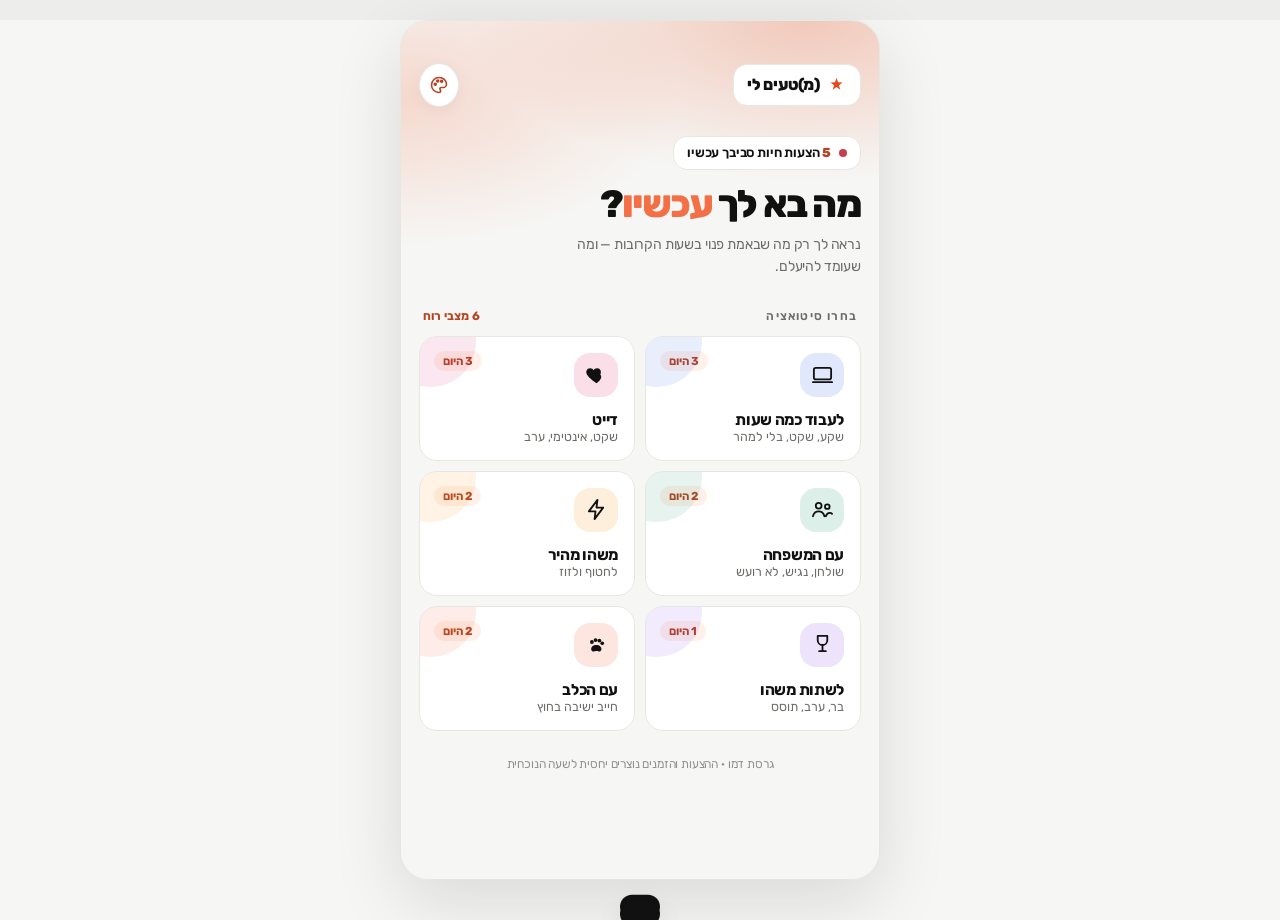
<file: customer.html>
<!doctype html>
<html lang="he">
<head>
<meta charset="utf-8" />
<meta name="viewport" content="width=device-width, initial-scale=1, viewport-fit=cover" />
<meta name="theme-color" content="#FCFBF9" />
<style>
  html, body { margin: 0; }
  img { max-width: 100%; }
  [hidden] { display: none !important; }
</style>
<title>(מ)טעים לי · פנוי עכשיו</title>
<meta name="description" content="צד הלקוח החדש: נכנסים לפי סיטואציה, רואים רק הצעות חיות עם שעון מתקתק, ותופסים מקום. גרסת דמו." />
<link rel="preconnect" href="https://fonts.googleapis.com" />
<link rel="preconnect" href="https://fonts.gstatic.com" crossorigin />
<link rel="stylesheet" href="https://fonts.googleapis.com/css2?family=Rubik:wght@400;500;600;700;800&display=swap" />
<!--SUPER:boot-->
<script>
(function () {
    try {
        var s = JSON.parse(localStorage.getItem('taimli-look') || '{}');
        var dark = s.mode ? s.mode === 'dark' : matchMedia('(prefers-color-scheme: dark)').matches;
        var r = document.documentElement;
        r.setAttribute('data-theme', dark ? 'dark' : 'light');
        if (s.accent) r.style.setProperty('--accent', s.accent);
        if (s.ts) r.style.setProperty('--ts', s.ts);
        if (s.ui && s.ui !== 'rounded') r.setAttribute('data-ui', s.ui);
    } catch (e) {}
})();
</script>
<!--/SUPER:boot-->

<style>
/* ============================================================================
   (מ)טעים לי · פנוי עכשיו — situation-first, expiring-offer deck.
   Same "יום־יום" tokens as the rest of the product family.
   ============================================================================ */
:root {
    /* ---- "נקי" — warm-neutral ground, never cold grey ---- */
    --paper: #FCFBF9;
    --paper-edge: #F2F0EB;
    --card: #FFFFFF;
    --card-2: #F5F3EF;
    --line: #EAE7E1;

    /* ---- ink: every step clears 4.5:1 on white ---- */
    --ink: #14181A;
    --ink-soft: #565D61;
    --ink-faint: #6E7579;

    /* ---- exactly two hues carry the whole app ---- */
    --teal: #0E7C7B;        /* primary · positive · confirmed */
    --teal-deep: #0A6160;
    --teal-tint: #E4F1F0;
    --pink: #D6246E;        /* urgency · expiring · destructive */
    --pink-tint: #FCE7EF;

    /* ---- old role names remapped onto the two hues ---- */
    --sage: var(--teal);
    --sage-tint: var(--teal-tint);
    --clay: var(--teal);
    --clay-deep: var(--teal-deep);
    --clay-tint: var(--teal-tint);
    --honey: var(--pink);
    --honey-tint: var(--pink-tint);
    --plum: var(--ink-soft);       /* tags go neutral — this is most of the de-cluttering */
    --plum-tint: var(--card-2);
    --plum-line: var(--line);
    --rose: var(--pink);
    --rose-tint: var(--pink-tint);

    --shadow-soft: 0 1px 2px rgba(20, 24, 26, .04), 0 8px 24px rgba(20, 24, 26, .06);
    --shadow-lift: 0 2px 6px rgba(20, 24, 26, .05), 0 18px 44px rgba(20, 24, 26, .12);
    --shadow-depth-sm: var(--shadow-soft);
    --shadow-depth-md: var(--shadow-soft);
    --shadow-depth-lg: var(--shadow-lift);
    --glow-green: var(--shadow-soft);
    --glow-gold: var(--shadow-soft);

    --radius-sm: 12px;
    --radius-tile: 16px;
    --radius-btn: 14px;
    --radius-card: 22px;
    --radius-frame: 28px;

    --font-display: 'Miriam Libre', Heebo, Georgia, serif;
    --font-ui: 'Heebo', system-ui, -apple-system, 'Segoe UI', sans-serif;

    --app-max-width: 460px;
}
* { margin: 0; padding: 0; box-sizing: border-box; }
html, body { height: 100%; }
body {
    font-family: var(--font-ui); background: var(--paper-edge); color: var(--ink);
    overflow: hidden; -webkit-tap-highlight-color: transparent; line-height: 1.55;
}
button { font-family: var(--font-ui); cursor: pointer; }
#app {
    position: relative; direction: rtl; height: 100dvh;
    max-width: var(--app-max-width); margin: 0 auto;
    background: var(--paper); box-shadow: var(--shadow-soft);
    border-radius: var(--radius-frame); overflow: hidden;
    display: flex; flex-direction: column;
}
.tap { transition: transform .14s cubic-bezier(.34,1.56,.64,1), filter .14s ease, background .16s ease, border-color .16s ease; }
.tap:active { transform: scale(.96); filter: brightness(.97); }

.screen { display: none; flex: 1; min-height: 0; flex-direction: column; }
.screen.active { display: flex; }

/* ---------- screen A: situation picker ---------- */
.pick { flex: 1; overflow-y: auto; padding: 34px 22px 28px; }
.pick .word {
    font-family: var(--font-display); font-weight: 700; font-size: 24px;
    color: var(--clay-deep); margin-bottom: 26px;
}
.pick h1 {
    font-family: var(--font-display); font-weight: 700; font-size: 30px;
    line-height: 1.25; margin-bottom: 8px; text-wrap: balance;
}
.pick .sub { font-size: 14px; color: var(--ink-soft); margin-bottom: 24px; text-wrap: pretty; }
.sit-grid { display: grid; grid-template-columns: 1fr 1fr; gap: 11px; }
.sit {
    background: var(--card); border: 1px solid var(--line);
    border-radius: var(--radius-tile); padding: 16px 14px;
    text-align: start; display: flex; flex-direction: column; gap: 8px;
    min-height: 108px;
}
.sit:hover { border-color: var(--clay); }
.sit svg { width: 24px; height: 24px; color: var(--clay-deep); }
.sit b { font-size: 15px; font-weight: 700; display: block; }
.sit span { font-size: 11.5px; color: var(--ink-faint); }
.pick .foot { margin-top: 22px; font-size: 12px; color: var(--ink-faint); text-align: center; }

/* ---------- screen B: feed ---------- */
.bar {
    flex-shrink: 0; display: flex; align-items: center; justify-content: space-between;
    gap: 10px; padding: 12px 16px 10px; border-bottom: 1px solid var(--line);
}
.sit-chip {
    display: inline-flex; align-items: center; gap: 8px;
    background: var(--clay-tint); border: 1px solid #E7CDBA;
    border-radius: 999px; padding: 7px 14px 7px 11px;
    font-size: 13.5px; font-weight: 600; color: var(--clay-deep);
}
.sit-chip svg { width: 15px; height: 15px; }
.holds-pill {
    display: inline-flex; align-items: center; gap: 6px;
    background: var(--card-2); border: 1px solid var(--line);
    border-radius: 999px; padding: 7px 12px;
    font-size: 13px; font-weight: 600; color: var(--ink-soft);
}
.holds-pill svg { width: 15px; height: 15px; }
.holds-pill.hot { background: var(--sage-tint); border-color: #D6E4D8; color: var(--sage); }

.when {
    flex-shrink: 0; display: flex; gap: 8px; padding: 11px 16px;
}
.wbtn {
    flex: 1; background: var(--card); border: 1px solid var(--line);
    border-radius: 999px; padding: 9px 6px;
    font-size: 13px; font-weight: 500; color: var(--ink-soft);
}
.wbtn[aria-pressed="true"] {
    background: var(--ink); border-color: var(--ink); color: var(--paper); font-weight: 600;
}

.stage { flex: 1; position: relative; padding: 6px 16px 4px; min-height: 0; }
.card {
    position: absolute; top: 6px; inset-inline: 16px; bottom: 4px;
    background: var(--card); border-radius: var(--radius-card);
    overflow: hidden; box-shadow: var(--shadow-lift);
    will-change: transform; user-select: none; -webkit-user-select: none;
}
.card.behind-1 { transform: scale(.955) translateY(10px); }
.card.behind-2 { transform: scale(.912) translateY(18px); }
.card.settling { transition: transform .32s cubic-bezier(.22,1,.36,1); }
.card.top { touch-action: none; cursor: grab; }
.card.gone { transition: transform .36s ease, opacity .36s ease; opacity: 0; }

.c-media { position: absolute; inset: 0; background: var(--card-2); }
.c-media svg { width: 100%; height: 100%; display: block; }
.c-media::after {
    content: ''; position: absolute; inset: 0;
    background: linear-gradient(to top, rgba(38,33,27,.94) 0%, rgba(38,33,27,.42) 46%, rgba(38,33,27,0) 66%);
}
.c-chips {
    position: absolute; top: 13px; inset-inline: 14px; z-index: 3;
    display: flex; align-items: center; justify-content: space-between; gap: 8px;
}
.t-chip {
    display: inline-flex; align-items: center; gap: 6px;
    background: var(--honey); color: var(--ink);
    font-size: 14px; font-weight: 700; font-variant-numeric: tabular-nums;
    padding: 6px 12px; border-radius: 999px;
    box-shadow: 0 2px 8px rgba(38,33,27,.22);
}
.t-chip svg { width: 14px; height: 14px; }
.t-chip.warn { background: var(--rose); color: #fff; animation: beat 1s ease-in-out infinite; }
.t-chip.later { background: rgba(251,248,243,.92); color: var(--ink-soft); font-weight: 600; }
@keyframes beat { 0%,100% { transform: scale(1); } 50% { transform: scale(1.05); } }
.s-chip {
    background: rgba(38,33,27,.55); color: #fff;
    font-size: 11.5px; font-weight: 600; padding: 6px 11px; border-radius: 999px;
    backdrop-filter: blur(4px);
}

.c-body { position: absolute; inset-inline: 0; bottom: 0; z-index: 2; padding: 18px 18px 20px; color: #fff; }
.c-eyebrow {
    font-size: 10.5px; font-weight: 700; letter-spacing: 1px;
    color: #FFD98F; margin-bottom: 5px;
}
.c-offer {
    font-family: var(--font-display); font-weight: 700; font-size: 27px;
    line-height: 1.2; text-wrap: balance;
}
.c-note { font-size: 12.5px; color: #E9E1D3; margin-top: 3px; }
.c-venue {
    display: flex; align-items: center; gap: 7px; flex-wrap: wrap;
    margin-top: 13px; font-size: 14px; font-weight: 600;
}
.c-venue .dot { opacity: .5; }
.c-venue .walk { color: #EFE7DA; font-weight: 500; }
.c-fit {
    display: inline-flex; align-items: center; gap: 6px;
    margin-top: 10px; font-size: 12px; font-weight: 600;
    background: rgba(255,255,255,.16); color: #fff;
    padding: 5px 11px; border-radius: 999px; backdrop-filter: blur(3px);
}
.c-fit svg { width: 13px; height: 13px; color: #A9E0B8; flex-shrink: 0; }

.stamp {
    position: absolute; top: 74px; z-index: 4;
    font-family: var(--font-display); font-weight: 700; font-size: 25px;
    padding: 6px 16px; border-radius: 12px; border: 3px solid currentColor;
    opacity: 0; pointer-events: none;
}
.stamp.yes { inset-inline-start: 22px; transform: rotate(-14deg); color: #57C97E; }
.stamp.no { inset-inline-end: 22px; transform: rotate(14deg); color: #E6E1D6; }

.acts { flex-shrink: 0; display: flex; align-items: center; justify-content: center; gap: 20px; padding: 12px 0 18px; }
.act { border: none; border-radius: 50%; display: grid; place-items: center; background: var(--card); box-shadow: var(--shadow-lift); }
.act svg { width: 24px; height: 24px; }
.act.no { width: 56px; height: 56px; color: var(--rose); }
.act.info { width: 46px; height: 46px; color: var(--ink-faint); }
.act.yes { width: 68px; height: 68px; background: var(--sage); color: #fff; }
.act.yes svg { width: 30px; height: 30px; }
.act:disabled { opacity: .4; box-shadow: var(--shadow-soft); }

/* ---------- empty ---------- */
.empty {
    position: absolute; inset: 6px 16px 4px;
    background: var(--card); border: 1px solid var(--line);
    border-radius: var(--radius-card); box-shadow: var(--shadow-soft);
    display: flex; flex-direction: column; align-items: center; justify-content: center;
    text-align: center; padding: 28px; gap: 13px;
}
.empty svg.big { width: 50px; height: 50px; color: var(--ink-faint); }
.empty h2 { font-family: var(--font-display); font-weight: 600; font-size: 20px; }
.empty p { font-size: 13.5px; color: var(--ink-soft); max-width: 270px; text-wrap: pretty; }
.empty .btn {
    background: var(--clay-deep); color: #fff; border: none;
    border-radius: 999px; padding: 12px 22px; font-weight: 700; font-size: 14px;
}
.empty .btn.ghost { background: var(--card-2); color: var(--ink-soft); }
.empty .wait {
    display: flex; align-items: center; gap: 9px;
    background: var(--honey-tint); border: 1px solid #EFDFC0;
    border-radius: 14px; padding: 12px 14px; margin-top: 4px;
    font-size: 12.5px; color: var(--ink); text-align: start;
}
.empty .wait svg { width: 18px; height: 18px; color: var(--clay-deep); flex-shrink: 0; }
.empty .wait.on { background: var(--sage-tint); border-color: #D6E4D8; }
.empty .wait.on svg { color: var(--sage); }

/* ---------- hold modal ---------- */
.modal-wrap {
    position: fixed; inset: 0; z-index: 80; background: rgba(47,42,35,.5);
    backdrop-filter: blur(5px); display: none; align-items: center; justify-content: center; padding: 24px;
}
.modal-wrap.show { display: flex; }
.modal {
    background: var(--card); border-radius: var(--radius-card); box-shadow: var(--shadow-lift);
    padding: 26px 22px 20px; text-align: center; max-width: 340px; width: 100%;
}
.modal .spark {
    width: 62px; height: 62px; margin: 0 auto 15px; border-radius: 50%;
    background: var(--sage-tint); color: var(--sage); display: grid; place-items: center;
}
.modal .spark svg { width: 32px; height: 32px; }
.modal h2 { font-family: var(--font-display); font-weight: 700; font-size: 21px; }
.modal .what { font-size: 14px; color: var(--ink); margin-top: 8px; font-weight: 600; }
.modal .where { font-size: 13px; color: var(--ink-soft); margin-top: 2px; }
.arrive {
    background: var(--honey-tint); border: 1px solid #EFDFC0; border-radius: 16px;
    padding: 14px; margin-top: 16px;
}
.arrive .lbl { font-size: 11.5px; font-weight: 600; color: var(--ink-soft); }
.arrive .num {
    font-family: var(--font-display); font-weight: 700; font-size: 32px;
    font-variant-numeric: tabular-nums; color: var(--clay-deep); line-height: 1.1; margin-top: 2px;
}
.code {
    margin-top: 12px; font-size: 13px; color: var(--ink-soft);
}
.code b {
    font-family: var(--font-ui); font-weight: 700; color: var(--ink);
    background: var(--card-2); border-radius: 8px; padding: 3px 9px;
    letter-spacing: .5px; margin-inline-start: 4px;
}
.modal-btns { display: flex; flex-direction: column; gap: 9px; margin-top: 18px; }
.modal-btns button { border-radius: 999px; padding: 13px; font-weight: 700; font-size: 14px; border: none; }
.modal-btns .primary { background: var(--clay-deep); color: #fff; }
.modal-btns .ghost { background: var(--card-2); color: var(--ink-soft); }

/* ---------- holds tray ---------- */
.tray-wrap { position: fixed; inset: 0; z-index: 70; background: rgba(47,42,35,.42); display: none; }
.tray-wrap.show { display: block; }
.tray {
    position: absolute; inset-inline: 0; bottom: 0;
    max-width: var(--app-max-width); margin: 0 auto;
    background: var(--paper); border-radius: 24px 24px 0 0; max-height: 76%;
    display: flex; flex-direction: column;
    transform: translateY(100%); transition: transform .34s cubic-bezier(.22,1,.36,1);
}
.tray-wrap.show .tray { transform: translateY(0); }
.grip { width: 40px; height: 4px; border-radius: 999px; background: var(--line); margin: 10px auto 4px; }
.tray-head { display: flex; align-items: center; justify-content: space-between; padding: 8px 20px 12px; }
.tray-head h2 { font-family: var(--font-display); font-weight: 700; font-size: 19px; }
.tray-head button { background: none; border: none; color: var(--ink-soft); font-size: 14px; font-weight: 600; }
.tray-list { overflow-y: auto; padding: 4px 16px 24px; display: flex; flex-direction: column; gap: 10px; }
.hold {
    display: flex; gap: 12px; align-items: center;
    background: var(--card); border: 1px solid var(--line);
    border-radius: var(--radius-tile); padding: 12px;
}
.hold.dead { opacity: .55; }
.hold .thumb { width: 52px; height: 52px; border-radius: 13px; overflow: hidden; flex-shrink: 0; background: var(--card-2); }
.hold .thumb svg { width: 100%; height: 100%; display: block; }
.hold .txt { flex: 1; min-width: 0; }
.hold .txt h4 { font-size: 14.5px; font-weight: 700; }
.hold .txt p { font-size: 12.5px; color: var(--ink-soft); margin-top: 2px; }
.hold .cd {
    font-size: 13px; font-weight: 700; font-variant-numeric: tabular-nums;
    padding: 6px 10px; border-radius: 999px; white-space: nowrap;
    background: var(--sage-tint); color: var(--sage);
}
.hold .cd.warn { background: var(--rose-tint); color: var(--rose); }
.hold .cd.dead { background: var(--card-2); color: var(--ink-faint); }
.tray-empty { text-align: center; color: var(--ink-soft); font-size: 13.5px; padding: 32px 20px; }

/* ---------- toast ---------- */
.toast {
    position: fixed; left: 50%; bottom: 22px; transform: translate(-50%,170%);
    background: var(--ink); color: var(--paper); font-weight: 600; font-size: 13.5px;
    padding: 12px 20px; border-radius: 999px; box-shadow: var(--shadow-lift);
    z-index: 120; max-width: 88vw; text-align: center;
    transition: transform .4s cubic-bezier(.34,1.4,.64,1);
}
.toast.show { transform: translate(-50%,0); }
.toast b { color: #FFD98F; }

@media (prefers-reduced-motion: reduce) {
    .t-chip.warn { animation: none; }
    .tap, .card.settling, .card.gone, .tray, .toast { transition: none; }
}

/* ============================================================================
   "נקי" pass — structural de-decoration on top of the layout above.
   Fewer filled pills, hairlines instead of heavy borders, one soft shadow.
   ============================================================================ */

/* --- countdowns: a quiet white pill that only turns loud near the end --- */
.t-chip, .card-live, .swipe-live, .inq .stat.pending {
    background: var(--card) !important;
    color: var(--ink) !important;
    box-shadow: 0 1px 3px rgba(20, 24, 26, .12);
    font-weight: 600;
}
.t-chip svg { stroke: var(--pink); color: var(--pink); background: none; }
.card-live i, .swipe-live i { background: var(--pink); }
.t-chip.warn {
    background: var(--pink) !important; color: #fff !important;
}
.t-chip.warn svg { stroke: #fff; }
.t-chip.later { background: var(--card-2) !important; color: var(--ink-soft) !important; box-shadow: none; }

/* --- segmented "when": white pill riding a light track --- */
.when {
    background: var(--card-2);
    border-radius: 999px;
    padding: 4px;
    margin: 11px 16px;
    gap: 4px;
}
.wbtn { background: transparent; border: none; color: var(--ink-soft); font-weight: 500; }
.wbtn[aria-pressed="true"] {
    background: var(--card); color: var(--ink); font-weight: 600;
    box-shadow: 0 1px 3px rgba(20, 24, 26, .10);
}

/* --- chips and tags: neutral, hairline, no colour blocks --- */
.chip, .fchip, .sit-chip, .holds-pill, .live-toggle {
    border-color: var(--line);
    box-shadow: none;
}
.chip[aria-pressed="true"] {
    background: var(--teal-tint); border-color: transparent; color: var(--teal-deep);
}
.fchip[aria-pressed="true"] {
    background: var(--teal-tint); border-color: transparent; color: var(--teal-deep);
}
.d-tags span, .inq-liked span {
    background: var(--card-2); border-color: var(--line); color: var(--ink-soft);
}

/* --- price segments: solid teal, white label --- */
.seg[aria-pressed="true"] {
    background: var(--teal); color: #fff; box-shadow: none;
}

/* --- primary actions --- */
.btn.save, .btn-approve, .detail-cta .approve, .empty .btn, .modal-btns .primary, .sheet-cta .send {
    background: var(--teal); color: #fff; box-shadow: none;
}
.act.yes, .circle-btn.like { background: var(--teal); color: #fff; }
.act.no, .circle-btn.nope { color: var(--ink-soft); }
.act.info { color: var(--ink-faint); }
.act, .circle-btn { box-shadow: var(--shadow-soft); }

/* skipping is not destructive — keep it neutral */
.btn-decline, .sheet-cta .pass { color: var(--ink-soft) !important; }

/* --- cards: one soft shadow, hairline, consistent radius --- */
.section, .inq, .photo, .booking, .stat, .hold, .empty, .live-card, .d-map, .sit {
    box-shadow: var(--shadow-soft);
}
.card, .swipe-card { box-shadow: var(--shadow-lift); }
.booking { background: var(--teal-tint); border-color: transparent; }
.live-card { background: var(--card-2); border-color: var(--line); }
.live-card.off { opacity: .55; }

/* --- status pills --- */
.pill.approved, .inq .stat.ok { background: var(--teal-tint); color: var(--teal-deep); }
.pill.pending { background: var(--pink-tint) !important; color: var(--pink) !important; box-shadow: none; }
.pill.declined { background: var(--card-2); color: var(--ink-faint); }

/* --- photo scrims: neutral, not warm brown --- */
.c-media::after {
    background: linear-gradient(to top, rgba(20, 24, 26, .92) 0%, rgba(20, 24, 26, .40) 46%, rgba(20, 24, 26, 0) 66%);
}
.card-media::after, .swipe-media::after {
    background: linear-gradient(to top, rgba(20, 24, 26, .90) 0%, rgba(20, 24, 26, .34) 44%, rgba(20, 24, 26, 0) 64%);
}
.sheet-hero::after { background: linear-gradient(to top, rgba(20, 24, 26, .46), transparent 34%); }
.c-eyebrow, .swipe-body h3 em, .card-name em, .swipe-meta b, .card-meta b, .toast b { color: #FFFFFF; }
.c-eyebrow { opacity: .82; }
.c-fit svg { color: #fff; stroke: #fff; }
.card-status.open { color: #B7E6D9; }
.card-status.shut { color: #F3C6D8; }

/* --- the offer line is the one place the display face appears --- */
.c-offer, .swipe-body h3, .card-name, .modal h2, .pick h1 { font-family: var(--font-display); font-weight: 700; }

/* --- swipe stamps --- */
.stamp.yes { color: #35C4A8; }
.stamp.no { color: #E8E5DE; }

/* --- hold sheet --- */
.arrive { background: var(--card-2); border-color: var(--line); }
.arrive .num { color: var(--teal-deep); }
.hold .cd { background: var(--teal-tint); color: var(--teal-deep); }
.hold .cd.warn { background: var(--pink-tint); color: var(--pink); }
.hold .cd.dead { background: var(--card-2); color: var(--ink-faint); }
.empty .wait { background: var(--card-2); border-color: var(--line); }
.empty .wait svg { color: var(--ink-soft); }
.empty .wait.on { background: var(--teal-tint); border-color: transparent; }
.empty .wait.on svg { color: var(--teal); }

/* --- business app bits --- */
.progress-fill { background: var(--teal); }
.progress-label b { color: var(--teal-deep); }
.section-head .idx { color: var(--teal); }
.add-row { background: var(--teal-tint); color: var(--teal-deep); border-color: transparent; }
.switch[aria-checked="true"] { background: var(--teal); }
.dish-price, .swipe-dish span:last-child, .d-dish .p { color: var(--teal-deep) !important; }
.dish-remove { background: var(--card-2); color: var(--ink-soft); }
.stat.accent b { color: var(--teal); }
.inq-kind svg { color: var(--teal); }
.inq-state.ok { color: var(--teal); }
.msg.you { background: var(--teal-tint); }
.live-toggle.on { background: var(--teal-tint); border-color: transparent; color: var(--teal-deep); }
.live-toggle.on i { background: var(--teal); }
.day-closed-tag { color: var(--pink); }
.navbtn.active { color: var(--teal-deep); }
.navbadge { background: var(--pink); }
.wordmark { color: var(--teal-deep); }
.brand .avatar { background: var(--teal-tint); color: var(--teal-deep); }
.appbar-slot .live-toggle { cursor: default; }
.sit svg { color: var(--teal); }
.sit:hover { border-color: var(--teal); }
input:focus, textarea:focus, select:focus {
    border-color: var(--teal);
    box-shadow: 0 0 0 3px rgba(14, 124, 123, .16);
}

/* SUPER:style */

@property --accent { syntax: '<color>'; inherits: true; initial-value: #E64A19; }
:root {
    /* ---- one accent drives everything; swapped live from the sheet ---- */
    --accent: #E64A19;                 /* פפריקה */
    --accent-hot: var(--accent);       /* gradient partner, hue-shifted below */
    --urgent: #D61F69;                 /* expiring · destructive — semantic, not brand */

    /* ---- warm, appetising neutrals ---- */
    --bg: #FFF7F2;
    --bg-edge: #F9E9DF;
    --surface: #FFFFFF;
    --raised: #FFF0E7;
    --border: #F3E1D6;
    --text: #1F1411;
    --muted: #725E56;
    --faint: #8C776E;

    --accent-deep: color-mix(in srgb, var(--accent) 80%, #000);
    --accent-soft: color-mix(in srgb, var(--accent) 12%, var(--surface));
    --accent-line: color-mix(in srgb, var(--accent) 32%, var(--surface));
    --urgent-soft: color-mix(in srgb, var(--urgent) 11%, var(--surface));
    --grad: linear-gradient(135deg, var(--accent) 0%, var(--accent-hot) 100%);
    --glow: 0 10px 26px -6px color-mix(in srgb, var(--accent) 60%, transparent);

    --shadow-card: 0 1px 2px rgba(80, 30, 10, .04), 0 6px 20px rgba(80, 30, 10, .06);
    --shadow-pop: 0 4px 10px rgba(80, 30, 10, .06), 0 24px 52px rgba(80, 30, 10, .16);
    --scrim: rgba(36, 14, 6, .5);
    --topbar: color-mix(in srgb, var(--bg) 82%, transparent);

    --font-display: 'Rubik', 'Heebo', system-ui, sans-serif;
    --font-ui: 'Rubik', 'Heebo', system-ui, -apple-system, 'Segoe UI', sans-serif;

    /* ---- UI style: Rounded (default) · Soft · Crisp ---- */
    --r-card: 24px;
    --r-card-lg: 30px;
    --r-tile: 14px;
    --r-field: 16px;
    --r-btn: 999px;
    --r-chip: 999px;
    --ts: 1;                           /* text size: .9 · 1 · 1.12 · 1.25 */

    /* ---- legacy role names, so every older rule follows the new palette ---- */
    --paper: var(--bg);
    --paper-edge: var(--bg-edge);
    --card: var(--surface);
    --card-2: var(--raised);
    --line: var(--border);
    --ink: var(--text);
    --ink-soft: var(--muted);
    --ink-faint: var(--faint);
    --teal: var(--accent);
    --teal-deep: var(--accent-deep);
    --teal-tint: var(--accent-soft);
    --pink: var(--urgent);
    --pink-tint: var(--urgent-soft);
    --sage: var(--accent);
    --sage-tint: var(--accent-soft);
    --clay: var(--accent);
    --clay-deep: var(--accent-deep);
    --clay-tint: var(--accent-soft);
    --honey: var(--urgent);
    --honey-tint: var(--urgent-soft);
    --plum: var(--muted);
    --plum-tint: var(--raised);
    --plum-line: var(--border);
    --rose: var(--urgent);
    --rose-tint: var(--urgent-soft);
    --shadow-soft: var(--shadow-card);
    --shadow-lift: var(--shadow-pop);
    --shadow-depth-sm: var(--shadow-card);
    --shadow-depth-md: var(--shadow-card);
    --shadow-depth-lg: var(--shadow-pop);
    --radius-sm: var(--r-field);
    --radius-tile: var(--r-field);
    --radius-btn: var(--r-btn);
    --radius-card: var(--r-card);
    --radius-frame: var(--r-card-lg);

    color-scheme: light;
    transition: --accent .25s ease-out;
}
:root[data-ui="soft"]  { --r-card: 16px; --r-card-lg: 20px; --r-tile: 11px; --r-field: 12px; --r-btn: 14px; --r-chip: 12px; }
:root[data-ui="crisp"] { --r-card: 10px; --r-card-lg: 12px; --r-tile: 7px;  --r-field: 8px;  --r-btn: 8px;  --r-chip: 6px; }
/* text size scales the page content; the appearance sheet and its bar stay put */
body > :not(.su-wrap, .su-pending, .su-toast, .su-open, script, style) { zoom: var(--ts); }
.su-preview { zoom: var(--ts); }
@supports (color: oklch(from red l c h)) {
    :root { --accent-hot: oklch(from var(--accent) calc(l + .03) c calc(h - 32)); }
}
:root[data-theme="dark"] {
    --urgent: #FF4F93;
    --bg: #140E0C;
    --bg-edge: #0B0807;
    --surface: #1E1613;
    --raised: #2A1F1B;
    --border: rgb(255 255 255 / .08);
    --text: #FBF1EC;
    --muted: #BFA9A0;
    --faint: #9C877E;
    --accent-deep: color-mix(in srgb, var(--accent) 62%, #fff);
    --accent-soft: color-mix(in srgb, var(--accent) 20%, var(--surface));
    --accent-line: color-mix(in srgb, var(--accent) 45%, var(--surface));
    --urgent-soft: color-mix(in srgb, var(--urgent) 18%, var(--surface));
    --shadow-card: none;
    --shadow-pop: 0 24px 60px rgba(0, 0, 0, .55);
    --scrim: rgba(0, 0, 0, .62);
    color-scheme: dark;
}

body { transition: background-color .35s ease, color .35s ease; }

.su-open {
    width: 40px; height: 40px; border-radius: 50%; flex-shrink: 0;
    display: grid; place-items: center; cursor: pointer;
    background: var(--surface); color: var(--accent-deep);
    border: 1px solid var(--border); box-shadow: var(--shadow-card);
    transition: transform .18s cubic-bezier(.34,1.56,.64,1), background .35s, border-color .35s;
}
.su-open svg { width: 20px; height: 20px; }
.su-open:active { transform: scale(.92); }
.su-open.su-float {
    position: fixed; z-index: 60; bottom: calc(18px + env(safe-area-inset-bottom)); left: 18px;
    width: 48px; height: 48px; box-shadow: var(--shadow-pop);
}

.su-wrap {
    position: fixed; inset: 0; z-index: 200; background: var(--scrim);
    opacity: 0; pointer-events: none; transition: opacity .28s ease;
    font-family: var(--font-ui); direction: rtl; color: var(--text);
}
.su-wrap.show { opacity: 1; pointer-events: auto; }
.su-sheet {
    position: absolute; inset-inline: 0; bottom: 0; margin: 0 auto;
    max-width: 460px; max-height: 92dvh; overflow-y: auto;
    background: var(--bg); border-radius: var(--r-card-lg) var(--r-card-lg) 0 0;
    padding: 10px 20px calc(110px + env(safe-area-inset-bottom));
    transform: translateY(105%); transition: transform .34s cubic-bezier(.22,1,.36,1), background-color .35s;
}
.su-wrap.show .su-sheet { transform: none; }
.su-grip { width: 42px; height: 5px; border-radius: 999px; background: var(--border); margin: 0 auto 14px; }
.su-head { display: flex; align-items: flex-start; justify-content: space-between; gap: 12px; }
.su-head h2 { font-family: var(--font-display); font-size: 28px; font-weight: 800; letter-spacing: -.5px; line-height: 1.15; }
.su-head p { font-size: 14px; color: var(--muted); margin-top: 4px; }
.su-x {
    width: 40px; height: 40px; border-radius: 50%; border: 1px solid var(--border);
    background: var(--surface); color: var(--text); display: grid; place-items: center; cursor: pointer; flex-shrink: 0;
}
.su-x svg { width: 18px; height: 18px; }

.su-label {
    display: flex; justify-content: space-between; align-items: baseline;
    margin: 24px 4px 10px; font-size: 12px; font-weight: 600; letter-spacing: 1.2px; color: var(--muted);
}
.su-label span { letter-spacing: 0; color: var(--accent-deep); font-weight: 700; }
.su-card {
    background: var(--surface); border: 1px solid var(--border); border-radius: var(--r-card);
    box-shadow: var(--shadow-card); transition: background-color .35s, border-color .35s;
}

/* live preview: a mini offer card */
.su-preview { margin-top: 18px; padding: 12px; display: flex; gap: 12px; align-items: stretch; }
.su-pv-media {
    width: 96px; flex-shrink: 0; border-radius: var(--r-field); background: var(--grad);
    position: relative; overflow: hidden; min-height: 112px;
}
.su-pv-media::before, .su-pv-media::after {
    content: ''; position: absolute; border-radius: 50%; background: rgba(255,255,255,.9);
}
.su-pv-media::before { width: 64px; height: 64px; top: 24px; right: 16px; }
.su-pv-media::after { width: 34px; height: 34px; top: 39px; right: 31px; background: color-mix(in srgb, var(--accent) 70%, #FFD08A); }
.su-pv-body { flex: 1; min-width: 0; display: flex; flex-direction: column; gap: 3px; }
.su-pv-chip {
    align-self: flex-start; display: inline-flex; align-items: center; gap: 5px;
    background: var(--urgent-soft); color: var(--urgent); font-weight: 700; font-size: 12px;
    padding: 3px 9px; border-radius: var(--r-btn); font-variant-numeric: tabular-nums;
}
.su-pv-body b { font-size: 17px; font-weight: 700; margin-top: 4px; }
.su-pv-body small { font-size: 12.5px; color: var(--muted); }
.su-pv-row { display: flex; align-items: center; justify-content: space-between; gap: 8px; margin-top: auto; padding-top: 8px; }
.su-pv-tag { font-size: 12px; font-weight: 600; color: var(--accent-deep); background: var(--accent-soft); padding: 4px 10px; border-radius: var(--r-btn); }
.su-pv-cta { font-size: 13px; font-weight: 700; color: #fff; background: var(--grad); padding: 7px 14px; border-radius: var(--r-btn); box-shadow: var(--glow); }

/* settings row */
.su-row { display: flex; align-items: center; gap: 12px; padding: 14px 16px; min-height: 68px; }
.su-tile {
    width: 40px; height: 40px; border-radius: var(--r-tile); flex-shrink: 0;
    display: grid; place-items: center; background: var(--accent-soft); color: var(--accent-deep);
    transition: background-color .25s, color .25s;
}
.su-tile svg { width: 21px; height: 21px; }
.su-txt { flex: 1; min-width: 0; }
.su-txt b { display: block; font-size: 16px; font-weight: 600; }
.su-txt small { display: block; font-size: 13px; color: var(--muted); margin-top: 1px; }

/* sun / moon toggle — light: sun on sky; dark: moon among stars */
.su-daynight {
    position: relative; width: 62px; height: 34px; border-radius: var(--r-btn); border: 0; flex-shrink: 0;
    background: #CFE3FF; cursor: pointer; overflow: hidden; transition: background-color .35s ease;
}
.su-daynight::before {           /* cloud */
    content: ''; position: absolute; left: 9px; bottom: 6px; width: 18px; height: 7px; border-radius: var(--r-btn);
    background: #fff; box-shadow: 5px -4px 0 -1px #fff; transition: opacity .25s, transform .35s;
}
.su-daynight .thumb {
    position: absolute; top: 4px; right: 4px; width: 26px; height: 26px; border-radius: 50%;
    background: #FFA62B; box-shadow: 0 0 0 4px rgba(255, 166, 43, .28);
    transition: transform .34s cubic-bezier(.34,1.56,.64,1), background-color .3s, box-shadow .3s;
}
.su-daynight .thumb::after {     /* the bite that makes the crescent */
    content: ''; position: absolute; width: 20px; height: 20px; border-radius: 50%;
    top: -3px; left: -5px; background: #262150; transform: scale(0); transition: transform .3s ease;
}
.su-daynight .stars i {
    position: absolute; width: 3px; height: 3px; border-radius: 50%; background: #fff;
    opacity: 0; transform: scale(.3); transition: opacity .3s .1s, transform .3s .1s;
}
.su-daynight .stars i:nth-child(1) { top: 8px; right: 14px; }
.su-daynight .stars i:nth-child(2) { top: 18px; right: 24px; width: 2px; height: 2px; }
.su-daynight .stars i:nth-child(3) { top: 11px; right: 32px; }
.su-daynight[aria-checked="true"] { background: #262150; }
.su-daynight[aria-checked="true"]::before { opacity: 0; transform: translateX(-8px); }
.su-daynight[aria-checked="true"] .thumb { transform: translateX(-28px); background: #F5F1FF; box-shadow: 0 0 10px rgba(245, 241, 255, .35); }
.su-daynight[aria-checked="true"] .thumb::after { transform: scale(1); }
.su-daynight[aria-checked="true"] .stars i { opacity: 1; transform: scale(1); }

/* accent swatches */
.su-swatches { display: flex; justify-content: space-between; padding: 16px 18px; }
.su-sw {
    width: 42px; height: 42px; border-radius: 50%; border: 0; cursor: pointer;
    display: grid; place-items: center; color: #fff; position: relative;
    transition: transform .2s cubic-bezier(.34,1.56,.64,1), box-shadow .2s;
}
.su-sw svg { width: 18px; height: 18px; transform: scale(0); transition: transform .22s cubic-bezier(.34,1.56,.64,1); }
.su-sw[aria-checked="true"] { box-shadow: 0 0 0 3px var(--surface), 0 0 0 5px var(--sw); }
.su-sw[aria-checked="true"] svg { transform: scale(1); }
.su-sw:active { transform: scale(.9); }
.su-sw-names { display: flex; justify-content: space-between; padding: 0 12px 14px; margin-top: -6px; }
.su-sw-names span { width: 54px; text-align: center; font-size: 11px; color: var(--faint); font-weight: 500; transition: color .2s; }
.su-sw-names span.on { color: var(--accent-deep); font-weight: 700; }

/* staged changes */
.su-pending {
    position: fixed; z-index: 210; bottom: calc(14px + env(safe-area-inset-bottom));
    left: 50%; width: min(420px, calc(100% - 40px));
    display: flex; align-items: center; gap: 10px; padding: 10px 10px 10px 10px;
    padding-inline-start: 18px;
    background: var(--surface); border: 1px solid var(--border); border-radius: var(--r-card);
    box-shadow: 0 8px 30px rgba(40, 14, 4, .16);
    transform: translate(-50%, 180%); transition: transform .3s cubic-bezier(.22,1,.36,1);
    direction: rtl; font-family: var(--font-ui); color: var(--text);
}
.su-pending:not(.show) { opacity: 0; pointer-events: none; transition: transform .3s cubic-bezier(.22,1,.36,1), opacity 0s .3s; }
.su-pending.show { transform: translate(-50%, 0); opacity: 1; transition: transform .3s cubic-bezier(.22,1,.36,1); }
.su-pending .dot { width: 7px; height: 7px; border-radius: 50%; background: var(--accent); flex-shrink: 0; }
.su-pending .n { font-size: 14px; font-weight: 600; flex: 1; }
.su-pending button { border: 0; cursor: pointer; font-family: inherit; font-weight: 700; font-size: 14px; }
.su-pending .discard { background: none; color: var(--muted); padding: 10px 8px; }
.su-pending .review { background: var(--grad); color: #fff; padding: 11px 20px; border-radius: var(--r-btn); box-shadow: var(--glow); }

.su-toast {
    position: fixed; z-index: 220; left: 50%; bottom: calc(22px + env(safe-area-inset-bottom));
    transform: translate(-50%, 200%); background: var(--text); color: var(--bg);
    width: max-content; max-width: calc(100vw - 40px); text-align: center;
    font-family: var(--font-ui); font-weight: 600; font-size: 14px; direction: rtl;
    padding: 12px 20px; border-radius: var(--r-btn); box-shadow: var(--shadow-pop);
    transition: transform .4s cubic-bezier(.34,1.4,.64,1);
}
.su-toast.show { transform: translate(-50%, 0); }

/* sticky compact header inside the sheet */
.su-sheet { padding-top: 0; max-height: calc(92dvh / var(--ts)); }
.su-top {
    position: sticky; top: 0; z-index: 3; margin: 0 -20px; padding: 10px 20px 8px;
    background: var(--bg); transition: box-shadow .2s, background-color .35s;
}
.su-top.scrolled { background: var(--topbar); backdrop-filter: blur(18px); -webkit-backdrop-filter: blur(18px); box-shadow: 0 1px 0 var(--border); }
.su-top .su-grip { margin-bottom: 8px; }
.su-bar { display: flex; align-items: center; position: relative; min-height: 40px; }
.su-compact { position: absolute; left: 50%; transform: translateX(-50%); font-size: 17px; font-weight: 700; opacity: 0; white-space: nowrap; pointer-events: none; }
.su-head { margin-top: 4px; }
.su-x[hidden] { display: none; }

/* text size + UI style option cards */
.su-opts { display: grid; gap: 10px; padding: 12px; }
.su-opts.four { grid-template-columns: repeat(4, 1fr); }
.su-opts.three { grid-template-columns: repeat(3, 1fr); }
.su-opt {
    border: 1.5px solid var(--border); background: var(--surface); color: var(--text); cursor: pointer;
    border-radius: max(6px, calc(var(--r-card) - 8px)); padding: 12px 4px 10px; font-family: inherit;
    display: flex; flex-direction: column; align-items: center; justify-content: flex-end; gap: 6px; min-height: 78px;
    transition: border-color .2s, color .2s, background-color .2s, transform .18s cubic-bezier(.34,1.56,.64,1);
}
.su-opt:active { transform: scale(.95); }
.su-opt .aa { font-weight: 700; line-height: 1; }
.su-opt small { font-size: 11.5px; color: var(--muted); font-weight: 500; }
.su-opt[aria-checked="true"] { border-color: var(--accent); color: var(--accent-deep); background: var(--accent-soft); }
.su-opt[aria-checked="true"] small { color: var(--accent-deep); font-weight: 700; }
.su-thumb { width: 56px; height: 38px; background: var(--raised); border: 1px solid var(--border); display: flex; align-items: flex-end; padding: 6px; }
.su-thumb i { display: block; height: 9px; width: 70%; background: var(--faint); transition: background-color .2s; }
.su-opt[aria-checked="true"] .su-thumb i { background: var(--accent); }

/* lists, review, buttons */
.su-list .su-row { position: relative; }
.su-list .su-row + .su-row::before { content: ''; position: absolute; top: 0; left: 16px; right: 68px; height: 1px; background: var(--border); }
.su-txt small s { color: var(--faint); }
.su-txt small em { font-style: normal; color: var(--accent-deep); font-weight: 700; }
.su-primary, .su-secondary {
    display: block; width: 100%; border: 0; cursor: pointer; font-family: inherit; font-weight: 700; font-size: 16px;
    padding: 15px; border-radius: var(--r-btn); margin-top: 18px;
}
.su-primary { background: var(--grad); color: #fff; box-shadow: var(--glow); }
.su-secondary { background: none; color: var(--muted); margin-top: 6px; }
.su-panel[hidden] { display: none; }
.su-panel { animation: suRise .3s cubic-bezier(.22,1,.36,1) both; }

/* staggered entrance */
@keyframes suRise { from { opacity: 0; transform: translateY(12px); } }
.su-stagger > * { animation: suRise .32s cubic-bezier(.22,1,.36,1) both; animation-delay: calc(var(--i, 0) * 45ms); }

@media (prefers-reduced-motion: reduce) {
    .su-sheet, .su-pending, .su-toast, .su-daynight .thumb, .su-sw svg { transition: none; }
    .su-stagger > * { animation: none; }
}

html { background: var(--bg-edge); }
body { background: var(--bg-edge); font-family: var(--font-ui); letter-spacing: 0; }
button, input, select, textarea { font-family: var(--font-ui); }
#app { background: var(--bg); box-shadow: var(--shadow-pop); transition: background-color .35s; height: calc(100dvh / var(--ts)); min-height: 0; }
@media (max-width: 480px) { #app { border-radius: 0; box-shadow: none; } }
.tap:active { transform: scale(.95); filter: none; }

/* UI style reaches the base rules that hard-code their radius */
#app { border-radius: var(--r-card-lg); }
.wbtn, .fchip, .chip, .bc-chip, .sit-chip, .holds-pill, .live-toggle, .btn, .empty .btn,
.modal-btns button, .reply-row input, .reply-row button, .t-chip, .s-chip, .c-fit, .pill { border-radius: var(--r-chip); }
.when { border-radius: calc(var(--r-chip) + 4px); }
.card, .swipe-card { border-radius: var(--r-card-lg); }
.inq-actions button, .detail-cta button, .alt-box .send, .alt-box select, .reasons button, .bc-on .acts button { border-radius: var(--r-field); }
.bc-stat, .booking, .hold, .hold .thumb, .pic, .brand .avatar { border-radius: var(--r-tile); }
.photo .cover-tag, .navbadge { border-radius: var(--r-chip); }
.appbar .btn.icon { border-radius: 50%; }

/* ======================= large title -> compact title ======================= */
.lt { padding: 6px 4px 18px; }
.lt h1 { font-family: var(--font-display); font-weight: 800; font-size: 32px; letter-spacing: -.7px; line-height: 1.12; }
.lt p { font-size: 14.5px; color: var(--muted); margin-top: 4px; }
.lt h1, .lt p, .live-pill, .pick h1, .pick .sub { will-change: opacity, transform; }
.lt .live-toggle { display: inline-flex; margin-top: 12px; cursor: default; }
.appbar { min-height: 64px; border-bottom-color: transparent; transition: border-color .2s, background-color .35s; }
.appbar.scrolled { border-bottom-color: var(--border); }
.appbar-title {
    position: absolute; left: 50%; top: 50%; transform: translate(-50%, -50%);
    font-size: 17px; font-weight: 700; opacity: 0; pointer-events: none; white-space: nowrap;
}
.appbar .brand .avatar { width: 40px; height: 40px; font-size: 17px; }

/* ======================= view entrance: stagger on push ======================= */
@keyframes suEnter { from { opacity: 0; transform: translateY(12px); } }
.views, .view { min-width: 0; }
.view.enter :is(.scroll, .bc-scroll, .editor) > * { animation: suEnter .3s cubic-bezier(.22,1,.36,1) both; }
.view.enter :is(.scroll, .bc-scroll, .editor) > :nth-child(2) { animation-delay: 40ms; }
.view.enter :is(.scroll, .bc-scroll, .editor) > :nth-child(3) { animation-delay: 80ms; }
.view.enter :is(.scroll, .bc-scroll, .editor) > :nth-child(4) { animation-delay: 120ms; }
.view.enter :is(.scroll, .bc-scroll, .editor) > :nth-child(n+5) { animation-delay: 160ms; }

/* ======================= profile header ======================= */
.ph { text-align: center; padding: 10px 0 4px; }
.ph-avatar { position: relative; width: 112px; height: 112px; margin: 0 auto 12px; }
.ph-ring { position: absolute; inset: 0; width: 100%; height: 100%; transform: rotate(-90deg); }
.ph-ring circle { fill: none; stroke-width: 4; }
.ph-ring .trk { stroke: var(--border); }
.ph-ring .arc {
    stroke: var(--accent); stroke-linecap: round; stroke-dasharray: 100; stroke-dashoffset: 100;
    transition: stroke-dashoffset .8s cubic-bezier(.33,1,.68,1), stroke .25s;
}
.ph-face {
    position: absolute; inset: 11px; border-radius: 50%; display: grid; place-items: center;
    background: var(--grad); color: #fff; font-size: 38px; font-weight: 800; box-shadow: var(--glow);
}
.ph-badge {
    position: absolute; bottom: 6px; left: 6px; width: 30px; height: 30px; border-radius: 50%;
    display: grid; place-items: center; background: var(--accent); color: #fff;
    border: 3px solid var(--bg); transform: scale(0); transition: transform .25s cubic-bezier(.34,1.56,.64,1);
}
.ph-badge svg { width: 14px; height: 14px; }
.ph-badge.show { transform: scale(1); }
.ph h1 { font-size: 26px; }
.ph p { margin-top: 2px; }
.ph-stats {
    display: grid; grid-template-columns: repeat(3, 1fr); margin-top: 18px; text-align: center;
    background: var(--surface); border: 1px solid var(--border); border-radius: var(--r-card); box-shadow: var(--shadow-card);
}
.ph-stats div { padding: 14px 6px; }
.ph-stats div + div { border-inline-start: 1px solid var(--border); }
.ph-stats b { display: block; font-size: 22px; font-weight: 800; color: var(--accent-deep); font-variant-numeric: tabular-nums; }
.ph-stats span { display: block; font-size: 12px; color: var(--muted); }
.su-pending.above-nav { bottom: calc(84px + env(safe-area-inset-bottom)); }
body.su-sheet-open .su-pending.above-nav { transform: translate(-50%, 260%); }
.editor { padding-bottom: 120px; }

/* ======================= disable by dimming, not hiding ======================= */
.day .day-times, .live-detail { transition: opacity .2s; }
.day.closed .day-times { display: flex; opacity: .4; pointer-events: none; }
.day.closed .day-closed-tag { display: none; }
.live-card.off { opacity: 1; }
.live-card.off .live-detail { display: flex; opacity: .4; pointer-events: none; }

/* checkbox toggle: the thumb carries a check when on */
.switch::after { transition: transform .22s cubic-bezier(.34,1.56,.64,1), background-color .2s; }
.switch[aria-checked="true"]::after {
    background: #fff url("data:image/svg+xml,%3Csvg xmlns='http://www.w3.org/2000/svg' viewBox='0 0 24 24' fill='none' stroke='%237A6A62' stroke-width='3.6' stroke-linecap='round' stroke-linejoin='round'%3E%3Cpath d='M20 6 9 17l-5-5'/%3E%3C/svg%3E") center / 62% no-repeat;
}

/* ======================= customer: situation picker ======================= */
.pick { padding: 0 20px 28px; position: relative; isolation: isolate; }
.pick::before {                      /* warm hero wash */
    content: ''; position: absolute; z-index: -1; inset: 0 0 auto 0; height: 380px;
    background:
        radial-gradient(120% 70% at 85% 0%, color-mix(in srgb, var(--accent) 26%, transparent) 0%, transparent 60%),
        radial-gradient(90% 60% at 0% 20%, color-mix(in srgb, var(--accent-hot) 22%, transparent) 0%, transparent 65%),
        linear-gradient(to bottom, transparent 55%, var(--bg));
    transition: background .25s;
}
.pick-top {
    position: sticky; top: 0; z-index: 5; margin: 0 -20px; padding: 14px 20px 10px;
    display: flex; align-items: center; justify-content: space-between;
    border-bottom: 1px solid transparent; transition: background-color .2s, border-color .2s;
}
.pick-top.scrolled { background: var(--topbar); backdrop-filter: blur(18px); -webkit-backdrop-filter: blur(18px); border-bottom-color: var(--border); }
.pick-compact {
    position: absolute; left: 50%; top: 50%; transform: translate(-50%, -50%);
    font-size: 17px; font-weight: 700; opacity: 0; pointer-events: none; white-space: nowrap;
}
.brand-chip {
    display: inline-flex; align-items: center; gap: 8px;
    background: var(--surface); border: 1px solid var(--border); box-shadow: var(--shadow-card);
    border-radius: var(--r-btn); padding: 8px 15px 8px 13px;
    font-weight: 800; font-size: 16px; color: var(--text); letter-spacing: -.2px;
}
.brand-chip svg { width: 17px; height: 17px; color: var(--accent); }
.live-pill {
    display: inline-flex; align-items: center; gap: 8px; margin-top: 18px;
    background: color-mix(in srgb, var(--surface) 80%, transparent); backdrop-filter: blur(8px);
    border: 1px solid var(--border); border-radius: var(--r-btn); padding: 6px 13px;
    font-size: 13px; font-weight: 600; color: var(--text);
}
.live-pill i { width: 8px; height: 8px; border-radius: 50%; background: var(--urgent); animation: suPulse 1.3s ease-in-out infinite; }
.live-pill b { color: var(--accent-deep); font-weight: 800; }
@keyframes suPulse { 0%, 100% { box-shadow: 0 0 0 0 color-mix(in srgb, var(--urgent) 50%, transparent); } 50% { box-shadow: 0 0 0 6px transparent; } }
.pick h1 {
    font-family: var(--font-display); font-weight: 800; font-size: 40px; line-height: 1.08;
    letter-spacing: -1px; margin: 14px 0 10px;
}
.pick h1 em {
    font-style: normal; background: var(--grad); -webkit-background-clip: text; background-clip: text; color: transparent;
}
.pick .sub { font-size: 15.5px; color: var(--muted); margin-bottom: 0; max-width: 34ch; }
.sec-label {
    display: flex; justify-content: space-between; align-items: baseline;
    margin: 28px 4px 10px; font-size: 12px; font-weight: 600; letter-spacing: 1.2px; color: var(--muted);
}
.sec-label span { letter-spacing: 0; color: var(--accent-deep); font-weight: 700; }
.sit-grid { gap: 12px; }
.sit {
    --h: var(--accent);
    background: var(--surface); border: 1px solid var(--border); border-radius: var(--r-card);
    padding: 16px 15px 15px; min-height: 0; gap: 14px; box-shadow: var(--shadow-card);
    color: var(--text); position: relative; overflow: hidden;
    transition: transform .18s cubic-bezier(.34,1.56,.64,1), border-color .2s, background-color .35s, box-shadow .2s;
}
.sit::after {
    content: ''; position: absolute; width: 90px; height: 90px; border-radius: 50%;
    top: -40px; left: -34px; background: color-mix(in srgb, var(--h) 10%, transparent); pointer-events: none;
}
.sit:hover { border-color: color-mix(in srgb, var(--h) 45%, var(--surface)); box-shadow: var(--shadow-pop); }
.sit .ico {
    width: 44px; height: 44px; border-radius: var(--r-tile); display: grid; place-items: center;
    background: color-mix(in srgb, var(--h) 14%, var(--surface)); color: var(--h);
}
:root[data-theme="dark"] .sit .ico { background: color-mix(in srgb, var(--h) 24%, var(--surface)); color: color-mix(in srgb, var(--h) 60%, #fff); }
.sit svg, .sit .ico svg { width: 23px; height: 23px; color: inherit; }
.sit b { font-size: 16px; font-weight: 700; }
.sit span { font-size: 12.5px; color: var(--muted); }
.sit .sit-live {
    position: absolute; top: 14px; left: 14px;
    font-style: normal; font-size: 11.5px; font-weight: 700; color: var(--accent-deep);
    background: var(--accent-soft); padding: 3px 9px; border-radius: var(--r-btn);
}
.sit .sit-live.none { color: var(--faint); background: var(--raised); }
.pick .foot { margin-top: 24px; color: var(--faint); }

/* ======================= customer: live feed ======================= */
.bar { border-bottom: 0; padding: 14px 16px 6px; }
.sit-chip {
    background: var(--accent-soft); border: 0; color: var(--accent-deep);
    font-weight: 700; font-size: 14px; padding: 9px 16px 9px 13px;
}
.holds-pill {
    background: var(--surface); border: 1px solid var(--border); color: var(--text);
    font-weight: 700; padding: 8px 13px; box-shadow: var(--shadow-card);
}
.holds-pill.hot { background: var(--grad); border-color: transparent; color: #fff; box-shadow: var(--glow); }
.feed-tools { display: flex; align-items: center; gap: 8px; }
.when { background: var(--raised); margin: 8px 16px 10px; padding: 4px; }
.wbtn { font-size: 14px; padding: 10px 6px; color: var(--muted); transition: background-color .2s, color .2s, box-shadow .2s; }
.wbtn[aria-pressed="true"] { background: var(--surface); color: var(--accent-deep); font-weight: 700; box-shadow: 0 2px 8px rgba(60, 20, 5, .10); }

.card { border-radius: var(--r-card-lg); box-shadow: var(--shadow-pop); }
.c-media::after {
    background: linear-gradient(to top, rgba(22, 10, 6, .94) 0%, rgba(22, 10, 6, .45) 46%, rgba(22, 10, 6, 0) 68%);
}
.t-chip { font-weight: 700 !important; padding: 7px 13px; }
.s-chip { background: rgba(255, 255, 255, .2); backdrop-filter: blur(8px); font-weight: 700; padding: 7px 12px; }
.c-body { padding: 20px 20px 22px; }
.c-eyebrow {
    display: inline-block; background: var(--grad); color: #fff; opacity: 1;
    font-size: 11.5px; letter-spacing: .3px; padding: 4px 11px; border-radius: var(--r-btn); margin-bottom: 9px;
}
.c-offer { font-family: var(--font-display); font-weight: 800; font-size: 30px; letter-spacing: -.6px; line-height: 1.12; }
.c-note { font-size: 13.5px; color: rgba(255, 255, 255, .78); margin-top: 5px; }
.c-venue { font-size: 14.5px; font-weight: 700; }
.c-fit { background: rgba(255, 255, 255, .16); backdrop-filter: blur(8px); font-size: 12.5px; padding: 6px 12px; }
.stamp { font-family: var(--font-display); font-weight: 800; border-radius: var(--r-tile); }
.stamp.yes { color: #fff; background: var(--grad); border-color: transparent; }
.stamp.no { color: #fff; border-color: rgba(255,255,255,.85); }

.acts { gap: 22px; padding: 14px 0 20px; }
.act { background: var(--surface); border: 1px solid var(--border); box-shadow: var(--shadow-card); }
.act.no { width: 60px; height: 60px; color: var(--muted); }
.act.info { width: 48px; height: 48px; color: var(--faint); }
.act.yes { width: 76px; height: 76px; background: var(--grad); color: #fff; border: 0; box-shadow: var(--glow); }
.act.yes svg { width: 32px; height: 32px; }

.empty { border-radius: var(--r-card-lg); background: var(--surface); }
.empty svg.big { color: var(--accent); }
.empty h2 { font-family: var(--font-display); font-weight: 800; font-size: 22px; }
.empty .btn { background: var(--grad); box-shadow: var(--glow); padding: 13px 24px; }
.empty .btn.ghost { background: var(--raised); color: var(--text); box-shadow: none; }

.modal-wrap { background: var(--scrim); }
.modal { border-radius: var(--r-card-lg); background: var(--surface); }
.modal .spark { background: var(--grad); color: #fff; box-shadow: var(--glow); width: 68px; height: 68px; }
.modal h2 { font-weight: 800; font-size: 24px; letter-spacing: -.4px; }
.arrive { background: var(--accent-soft); border: 0; border-radius: var(--r-field); }
.arrive .num { color: var(--accent-deep); font-weight: 800; font-size: 36px; }
.modal-btns .primary { background: var(--grad); color: #fff; box-shadow: var(--glow); }
.modal-btns .ghost { background: var(--raised); color: var(--text); }

.tray-wrap { background: var(--scrim); }
.tray { background: var(--bg); border-radius: var(--r-card-lg) var(--r-card-lg) 0 0; }
.tray-head h2 { font-weight: 800; font-size: 22px; }
.hold { background: var(--surface); border-radius: var(--r-card); }

.toast { background: var(--text); color: var(--bg); }
.toast b { color: inherit; }

/* ======================= business: shell ======================= */
.appbar {
    background: var(--topbar); backdrop-filter: blur(18px); -webkit-backdrop-filter: blur(18px);
    border-bottom: 1px solid transparent; padding: 12px 16px;
}
.appbar.scrolled { border-bottom-color: var(--border); }
.brand .avatar {
    width: 42px; height: 42px; border-radius: var(--r-tile); background: var(--grad); color: #fff;
    font-weight: 800; font-size: 18px; box-shadow: var(--glow);
}
.brand .who b { font-size: 16px; font-weight: 800; }
.brand .who span { font-size: 12px; color: var(--muted); white-space: nowrap; overflow: hidden; text-overflow: ellipsis; }
.live-toggle { font-size: 12px; font-weight: 700; padding: 7px 12px; }
.live-toggle.on { background: var(--accent-soft); color: var(--accent-deep); border-color: transparent; }
.live-toggle.on i { background: var(--accent); }
.appbar .btn.icon { width: 40px; height: 40px; padding: 0; justify-content: center; border-radius: 50%; }
.appbar .btn.icon svg { width: 19px; height: 19px; }

.bottomnav {
    background: var(--topbar); backdrop-filter: blur(18px); -webkit-backdrop-filter: blur(18px);
    border-top: 1px solid var(--border); padding-top: 8px;
}
.navbtn { color: var(--faint); font-size: 11.5px; transition: color .2s; }
.navbtn svg { position: relative; z-index: 1; }
.navbtn::before {
    content: ''; position: absolute; top: 4px; left: 50%; width: 58px; height: 32px; border-radius: var(--r-btn);
    background: var(--accent-soft); transform: translateX(-50%) scaleX(.4); opacity: 0;
    transition: transform .28s cubic-bezier(.34,1.56,.64,1), opacity .2s;
}
.navbtn.active { color: var(--accent-deep); font-weight: 700; }
.navbtn.active::before { transform: translateX(-50%) scaleX(1); opacity: 1; }
.navbtn span { position: relative; z-index: 1; }
.navbadge { background: var(--urgent); z-index: 2; box-shadow: 0 0 0 2px var(--bg); }
.navdot { z-index: 2; background: var(--accent); }

/* ======================= business: inbox ======================= */
.scroll { padding: 16px 16px 32px; }
.stats { gap: 10px; }
.stat { background: var(--surface); border-radius: var(--r-card); padding: 14px 10px; box-shadow: var(--shadow-card); }
.stat b { font-family: var(--font-display); font-weight: 800; font-size: 28px; line-height: 1.1; }
.stat.accent b { color: var(--accent-deep); }
.stat span { font-size: 12px; }
.today h2 { font-size: 12px; font-weight: 600; letter-spacing: 1.2px; color: var(--muted); margin: 20px 4px 10px; }
.booking { background: var(--grad); color: #fff; border: 0; border-radius: var(--r-card); box-shadow: var(--glow); }
.booking .t { color: #fff; font-family: var(--font-display); font-weight: 800; font-size: 22px; }
.booking .p, .booking .n { color: #fff; }
.booking .n { opacity: .85; }
.fchip { font-size: 13.5px; padding: 9px 16px; font-weight: 600; transition: background-color .2s, color .2s; }
.fchip[aria-pressed="true"] { background: var(--text); border-color: var(--text); color: var(--bg); }
.fchip .badge { background: var(--urgent); }
.inq { border-radius: var(--r-card); background: var(--surface); }
.pic { border-radius: var(--r-tile); font-weight: 800; }
.inq-id h3 { font-size: 16px; font-weight: 700; }
.pill.pending { background: var(--urgent-soft) !important; color: var(--urgent) !important; }
.pill.approved { background: var(--accent-soft); color: var(--accent-deep); }
.inq-kind svg { color: var(--accent); }
.inq-note { background: var(--raised); border-radius: var(--r-field); }
.inq-actions button { border-radius: var(--r-field); padding: 12px; font-weight: 700; }
.btn-approve { background: var(--grad) !important; color: #fff !important; box-shadow: var(--glow); }
.btn-decline { background: var(--surface); color: var(--muted) !important; }
.btn-alt { background: var(--raised); color: var(--text); }
.alt-box .send, .reply-row button { background: var(--grad); }
.sheet-wrap, .overlay { background: var(--scrim); }
.sheet { background: var(--bg); border-radius: var(--r-card-lg) var(--r-card-lg) 0 0; }
.sheet h2 { font-weight: 800; }
.reasons button { background: var(--surface); border-radius: var(--r-field); }
.detail { background: var(--bg); }
.detail-cta .approve { background: var(--grad); color: #fff; }
.msg.them { background: var(--raised); }
.msg.you { background: var(--accent); color: #fff; }

/* ======================= business: broadcast ======================= */
.bc-scroll { padding: 16px 16px 32px; gap: 16px; }
.bc-card { border-radius: var(--r-card); padding: 20px 18px; background: var(--surface); }
.bc-card h2 { font-weight: 800; font-size: 20px; letter-spacing: -.3px; }
.bc-off .dot { background: var(--faint); }
.bc-off h2 { font-size: 24px; }
.bc-off p b { color: var(--urgent); }
.bc-on { background: var(--grad); box-shadow: var(--glow); }
.bc-on .what { font-weight: 800; font-size: 24px; }
.bc-stat { background: rgba(255, 255, 255, .18); border-radius: var(--r-field); }
.bc-on .acts button.stop { background: #fff; color: color-mix(in srgb, var(--accent) 82%, #000); }
.bc-chip { font-weight: 600; transition: background-color .2s, color .2s; }
.bc-chip[aria-pressed="true"] { background: var(--text); color: var(--bg); border-color: var(--text); }
.bc-step button { background: var(--raised); border: 0; color: var(--text); }
.bc-step .n { font-weight: 800; font-size: 34px; }
.bc-go { background: var(--grad); border-radius: var(--r-btn); box-shadow: var(--glow); font-size: 17px; }
.bc-cell { border-radius: var(--r-tile); }
.bc-cell.c1 { background: var(--raised); }
.bc-cell.c2 { background: color-mix(in srgb, var(--accent) 16%, var(--surface)); }
.bc-cell.c3 { background: color-mix(in srgb, var(--accent) 36%, var(--surface)); }
.bc-cell.c4 { background: color-mix(in srgb, var(--accent) 66%, var(--surface)); color: #fff; }
.bc-cell.c5 { background: var(--accent); color: #fff; }
.bc-cell.dead { background: var(--surface); border-color: var(--urgent); color: var(--urgent); }
.bc-cell.picked { background: var(--urgent); border-color: var(--urgent); color: #fff; }
.bc-roi div b { font-weight: 800; font-size: 26px; color: var(--accent-deep); }

/* ======================= business: profile editor ======================= */
.profile-progress { padding: 14px 18px 4px; }
.progress-track { height: 8px; background: var(--raised); border-radius: 999px; }
.progress-fill { background: var(--grad); }
.progress-label b { color: var(--accent-deep); }
.editor { padding: 16px 16px 44px; gap: 16px; }
.section { border-radius: var(--r-card); padding: 22px 18px; background: var(--surface); }
.section-head { align-items: center; gap: 10px; }
.section-head h2 { font-weight: 800; font-size: 20px; letter-spacing: -.3px; }
.section-head .idx {
    min-width: 30px; height: 30px; border-radius: var(--r-tile); display: grid; place-items: center;
    background: var(--accent-soft); color: var(--accent-deep); font-size: 12.5px; font-weight: 800; letter-spacing: 0;
}
.field label { color: var(--muted); font-weight: 600; }
input[type="text"], input[type="tel"], input[type="url"], textarea, select {
    background-color: var(--raised); border: 1.5px solid transparent; border-radius: var(--r-field); color: var(--text);
}
input:focus, textarea:focus, select:focus {
    background-color: var(--surface); border-color: var(--accent);
    box-shadow: 0 0 0 4px color-mix(in srgb, var(--accent) 16%, transparent);
}
.chip { background: var(--surface); border-color: var(--border); color: var(--muted); font-weight: 500; transition: background-color .2s, color .2s, border-color .2s; }
.chip[aria-pressed="true"] { background: var(--accent-soft); border-color: var(--accent-line); color: var(--accent-deep); font-weight: 700; }
.seg { background: var(--raised); border: 0; border-radius: var(--r-field); transition: background-color .2s, color .2s; }
.seg[aria-pressed="true"] { background: var(--grad); color: #fff; box-shadow: var(--glow); }
.dish { background: var(--raised); border-radius: var(--r-field); }
.dish input { background: var(--surface); }
.add-row { background: var(--accent-soft); color: var(--accent-deep); border: 1.5px dashed var(--accent-line); border-radius: var(--r-field); font-weight: 700; }
.add-photo { background: var(--raised); border-color: var(--accent-line); }
.photo { border-radius: var(--r-field); }
.photo .cover-tag { background: var(--grad); color: #fff; }
.switch { background: var(--border); }
.switch[aria-checked="true"] { background: var(--accent); }
.live-card { background: var(--raised); border: 0; border-radius: var(--r-card); }
.btn { font-weight: 700; }
.btn.ghost { background: var(--surface); border: 1px solid var(--border); color: var(--text); }
.btn.save { background: var(--grad); color: #fff; box-shadow: var(--glow); }
.preview-hdr span { color: rgba(255,255,255,.85); }
.swipe-card { border-radius: 28px; }
.swipe-live { background: var(--surface) !important; color: var(--text) !important; }
.swipe-live i { background: var(--urgent); }
.circle-btn.nope { background: var(--surface); color: var(--muted); }
.circle-btn.like { background: var(--grad); box-shadow: var(--glow); }
.swipe-dish span:last-child, .dish-price { color: var(--accent-deep) !important; }
.day-closed-tag { color: var(--urgent); }

/* /SUPER:style */
</style>
<link rel="stylesheet" href="modern.css" />
</head>
<body>
<div id="app" lang="he" dir="rtl">

    <!-- A: situation picker -->
    <section class="screen active" id="screenPick">
        <div class="pick">
            <div class="pick-top">
                <div class="brand-chip"><svg viewBox="0 0 24 24" fill="currentColor"><path d="M12 2.5l2.1 6.2 6.4.3-5 4 1.8 6.3L12 15.6l-5.3 3.7 1.8-6.3-5-4 6.4-.3z"/></svg>(מ)טעים לי</div>
                <span class="pick-compact" id="pickCompact" aria-hidden="true">מה בא לך עכשיו?</span>
                <button class="su-open tap" type="button" data-su-open></button>
            </div>
            <div class="live-pill"><i></i><span><b id="liveCount">0</b> הצעות חיות סביבך עכשיו</span></div>
            <h1>מה בא לך <em>עכשיו</em>?</h1>
            <p class="sub">נראה לך רק מה שבאמת פנוי בשעות הקרובות — ומה שעומד להיעלם.</p>
            <div class="sec-label">בחרו סיטואציה <span id="sitTotal"></span></div>
            <div class="sit-grid su-stagger" id="sitGrid"></div>
            <p class="foot">גרסת דמו · ההצעות והזמנים נוצרים יחסית לשעה הנוכחית</p>
        </div>
    </section>

    <!-- B: live feed -->
    <section class="screen" id="screenFeed">
        <header class="bar">
            <button class="sit-chip tap" id="sitChip" type="button"></button>
            <div class="feed-tools">
                <button class="holds-pill tap" id="holdsPill" type="button">
                    <svg viewBox="0 0 24 24" fill="none" stroke="currentColor" stroke-width="2" stroke-linecap="round"><circle cx="12" cy="12" r="9"/><path d="M12 7v5l3 2"/></svg>
                    <span id="holdsCount">0</span>
                </button>
                <button class="su-open tap" type="button" data-su-open></button>
            </div>
        </header>
        <nav class="when" id="whenRow"></nav>
        <div class="stage" id="stage"></div>
        <div class="acts">
            <button class="act info tap" id="btnInfo" type="button" aria-label="החלפת סיטואציה">
                <svg viewBox="0 0 24 24" fill="none" stroke="currentColor" stroke-width="2.2" stroke-linecap="round" stroke-linejoin="round"><path d="M4 4v6h6"/><path d="M4.6 14a8 8 0 1 0 1.3-6.3L4 10"/></svg>
            </button>
            <button class="act no tap" id="btnNo" type="button" aria-label="דילוג">
                <svg viewBox="0 0 24 24" fill="none" stroke="currentColor" stroke-width="2.6" stroke-linecap="round"><path d="M6 6l12 12M18 6 6 18"/></svg>
            </button>
            <button class="act yes tap" id="btnYes" type="button" aria-label="תפיסת מקום">
                <svg viewBox="0 0 24 24" fill="none" stroke="currentColor" stroke-width="2.4" stroke-linecap="round" stroke-linejoin="round"><path d="M20 6 9 17l-5-5"/></svg>
            </button>
        </div>
    </section>
</div>

<div class="modal-wrap" id="modalWrap">
    <div class="modal">
        <div class="spark">
            <svg viewBox="0 0 24 24" fill="none" stroke="currentColor" stroke-width="2.6" stroke-linecap="round" stroke-linejoin="round"><path d="M20 6 9 17l-5-5"/></svg>
        </div>
        <h2>תפסת מקום</h2>
        <div class="what" id="mWhat"></div>
        <div class="where" id="mWhere"></div>
        <div class="arrive">
            <div class="lbl">השולחן שמור לך עוד</div>
            <div class="num" id="mCountdown">15:00</div>
        </div>
        <div class="code">קוד בכניסה <b id="mCode"></b></div>
        <div class="modal-btns">
            <button class="primary tap" id="mNext" type="button">להמשיך לחפש</button>
            <button class="ghost tap" id="mHolds" type="button">התפיסות שלי</button>
        </div>
    </div>
</div>

<div class="tray-wrap" id="trayWrap">
    <div class="tray">
        <div class="grip"></div>
        <div class="tray-head">
            <h2>התפיסות שלי</h2>
            <button id="trayClose" type="button">סגירה</button>
        </div>
        <div class="tray-list" id="trayList"></div>
    </div>
</div>

<div class="toast" id="toast"></div>

<script>
(function () {
    "use strict";

    var ART = {
        coffee: '<svg viewBox="0 0 400 300" preserveAspectRatio="xMidYMid slice" xmlns="http://www.w3.org/2000/svg"><rect width="400" height="300" fill="#EADFCB"/><rect width="400" height="300" fill="#E3D4BB"/><circle cx="200" cy="150" r="150" fill="#8a6440"/><circle cx="200" cy="150" r="112" fill="#e9ddc7"/><circle cx="200" cy="150" r="100" fill="#c98a4b"/><circle cx="200" cy="150" r="92" fill="#a9682f"/><path d="M200 92c14 20 14 40 0 58-14-18-14-38 0-58zm0 62c10 16 26 22 44 20-6 16-22 24-44 24s-38-8-44-24c18 2 34-4 44-20zm0 0c-10 16-26 22-44 20 2-16 14-28 30-32 6-2 10 4 14 12zm0 0c10 16 26 22 44 20-2-16-14-28-30-32-6-2-10 4-14 12z" fill="#e9ddc7" opacity="0.9"/><ellipse cx="330" cy="150" rx="16" ry="30" fill="none" stroke="#e9ddc7" stroke-width="10"/><filter id="n"><feTurbulence baseFrequency="0.9" numOctaves="2"/><feColorMatrix type="saturate" values="0"/><feComponentTransfer><feFuncA type="linear" slope="0.05"/></feComponentTransfer></filter><rect width="400" height="300" filter="url(#n)"/></svg>',
        shakshuka: '<svg viewBox="0 0 400 300" preserveAspectRatio="xMidYMid slice" xmlns="http://www.w3.org/2000/svg"><rect width="400" height="300" fill="#ECE4D2"/><circle cx="200" cy="150" r="150" fill="#DED4BC"/><circle cx="185" cy="150" r="120" fill="#1f1c17"/><circle cx="185" cy="150" r="104" fill="#2e5e3a"/><circle cx="185" cy="150" r="104" fill="#367044" opacity="0.7"/><rect x="300" y="140" width="90" height="22" rx="11" fill="#1f1c17"/><ellipse cx="160" cy="128" rx="34" ry="26" fill="#f3ead0"/><circle cx="160" cy="128" r="14" fill="#e8a13c"/><ellipse cx="214" cy="176" rx="32" ry="24" fill="#f3ead0"/><circle cx="214" cy="176" r="13" fill="#e8a13c"/><path d="M120 96c8 6 8 14 2 20M240 110c8 6 8 14 2 20M150 200c8 6 8 14 2 20" stroke="#8fbf6a" stroke-width="6" fill="none" stroke-linecap="round"/><circle cx="118" cy="170" r="7" fill="#b5401f"/><circle cx="235" cy="140" r="6" fill="#b5401f"/><circle cx="190" cy="112" r="5" fill="#b5401f"/><filter id="n2"><feTurbulence baseFrequency="0.9" numOctaves="2"/><feColorMatrix type="saturate" values="0"/><feComponentTransfer><feFuncA type="linear" slope="0.05"/></feComponentTransfer></filter><rect width="400" height="300" filter="url(#n2)"/></svg>',
        storefront: '<svg viewBox="0 0 400 300" preserveAspectRatio="xMidYMid slice" xmlns="http://www.w3.org/2000/svg"><rect width="400" height="300" fill="#b98f5e"/><rect y="150" width="400" height="150" fill="#CDA97F"/><rect x="40" y="70" width="320" height="150" fill="#2c2620"/><rect x="56" y="86" width="130" height="120" fill="#3f6f6a"/><rect x="214" y="86" width="130" height="120" fill="#1f1c17"/><rect x="214" y="86" width="130" height="120" fill="#c68a2e" opacity="0.15"/><rect x="30" y="52" width="340" height="26" fill="#8f4216"/><g fill="#e9ddc7"><rect x="30" y="52" width="42" height="26"/><rect x="114" y="52" width="42" height="26"/><rect x="198" y="52" width="42" height="26"/><rect x="282" y="52" width="42" height="26"/></g><rect x="150" y="120" width="100" height="34" rx="6" fill="#17140f"/><text x="200" y="144" font-family="Georgia, serif" font-size="20" fill="#e7b45c" text-anchor="middle" font-weight="bold">בית קפה</text><circle cx="352" cy="210" r="40" fill="#3c5a34"/><circle cx="322" cy="230" r="34" fill="#4a6f3c"/><circle cx="360" cy="245" r="30" fill="#3c5a34"/><rect x="344" y="240" width="10" height="50" fill="#4a3323"/><rect x="70" y="238" width="70" height="10" rx="5" fill="#2c2620"/><rect x="98" y="238" width="8" height="40" fill="#2c2620"/><filter id="n3"><feTurbulence baseFrequency="0.9" numOctaves="2"/><feColorMatrix type="saturate" values="0"/><feComponentTransfer><feFuncA type="linear" slope="0.05"/></feComponentTransfer></filter><rect width="400" height="300" filter="url(#n3)"/></svg>',
        croissant: '<svg viewBox="0 0 400 300" preserveAspectRatio="xMidYMid slice" xmlns="http://www.w3.org/2000/svg"><rect width="400" height="300" fill="#d8cbb0"/><rect width="400" height="300" fill="#cbbd9e"/><ellipse cx="200" cy="165" rx="150" ry="90" fill="#efe7d4"/><ellipse cx="200" cy="160" rx="120" ry="66" fill="#e7dcc2"/><path d="M96 168c22-46 78-64 120-52 30 8 54 30 70 62-24-14-44-16-70-8-32 10-56 34-64 66-30-22-44-56-56-68z" fill="#b5773a"/><path d="M110 164c20-34 62-48 96-40M126 190c18-24 46-38 78-40M150 214c16-18 40-30 66-32" stroke="#8a5628" stroke-width="6" fill="none" stroke-linecap="round"/><g fill="#efe7d4"><ellipse cx="150" cy="150" rx="6" ry="3"/><ellipse cx="190" cy="140" rx="6" ry="3"/><ellipse cx="176" cy="196" rx="6" ry="3"/><ellipse cx="220" cy="176" rx="6" ry="3"/></g><circle cx="330" cy="120" r="34" fill="#a9682f"/><circle cx="330" cy="120" r="26" fill="#c98a4b"/><path d="M364 108c14 2 14 22 0 26" fill="none" stroke="#a9682f" stroke-width="7"/><filter id="n4"><feTurbulence baseFrequency="0.9" numOctaves="2"/><feColorMatrix type="saturate" values="0"/><feComponentTransfer><feFuncA type="linear" slope="0.05"/></feComponentTransfer></filter><rect width="400" height="300" filter="url(#n4)"/></svg>',
        bourekas: '<svg viewBox="0 0 400 300" preserveAspectRatio="xMidYMid slice" xmlns="http://www.w3.org/2000/svg"><rect width="400" height="300" fill="#E9E0CD"/><rect x="30" y="70" width="340" height="170" rx="14" fill="#DCD2BB"/><rect x="30" y="70" width="340" height="170" rx="14" fill="none" stroke="#5a5344" stroke-width="4"/><g><path d="M70 190l40-80 40 80z" fill="#d7a44e"/><path d="M160 190l40-80 40 80z" fill="#cf9a44"/><path d="M250 190l40-80 40 80z" fill="#d7a44e"/><path d="M115 210l40-80 40 80z" fill="#c9913c"/><path d="M205 210l40-80 40 80z" fill="#d7a44e"/></g><g fill="#3a3326"><circle cx="90" cy="150" r="2.5"/><circle cx="100" cy="165" r="2.5"/><circle cx="180" cy="150" r="2.5"/><circle cx="195" cy="168" r="2.5"/><circle cx="270" cy="150" r="2.5"/><circle cx="285" cy="162" r="2.5"/><circle cx="235" cy="180" r="2.5"/></g><g fill="#7aa653"><ellipse cx="150" cy="120" rx="7" ry="3"/><ellipse cx="240" cy="128" rx="7" ry="3"/><ellipse cx="120" cy="205" rx="7" ry="3"/></g><filter id="n5"><feTurbulence baseFrequency="0.9" numOctaves="2"/><feColorMatrix type="saturate" values="0"/><feComponentTransfer><feFuncA type="linear" slope="0.05"/></feComponentTransfer></filter><rect width="400" height="300" filter="url(#n5)"/></svg>',
        pasta: '<svg viewBox="0 0 400 300" preserveAspectRatio="xMidYMid slice" xmlns="http://www.w3.org/2000/svg"><rect width="400" height="300" fill="#EEE5D1"/><ellipse cx="200" cy="162" rx="150" ry="98" fill="#F7F1E3"/><ellipse cx="200" cy="158" rx="118" ry="72" fill="#EFE6D2"/><g fill="none" stroke="#E0A94B" stroke-width="7" stroke-linecap="round"><path d="M110 150c30-40 150-40 180 0"/><path d="M108 168c26-36 158-36 184 2"/><path d="M120 186c30-30 130-30 160 0"/><path d="M130 138c40-26 100-26 140 0"/><path d="M118 200c40-20 126-20 164 4"/></g><g fill="#C4452E"><circle cx="150" cy="150" r="9"/><circle cx="250" cy="168" r="9"/><circle cx="205" cy="135" r="8"/></g><g fill="#5f8f4a"><path d="M170 178c8-10 18-10 22 0-8 8-16 8-22 0z"/><path d="M232 146c8-10 18-10 22 0-8 8-16 8-22 0z"/></g><g stroke="#9a8a6a" stroke-width="7" fill="none" stroke-linecap="round"><path d="M330 92c5 40 5 118 3 156"/><path d="M320 92v24M330 92v24M340 92v24"/></g><filter id="np"><feTurbulence baseFrequency="0.9" numOctaves="2"/><feColorMatrix type="saturate" values="0"/><feComponentTransfer><feFuncA type="linear" slope="0.05"/></feComponentTransfer></filter><rect width="400" height="300" filter="url(#np)"/></svg>',
        wine: '<svg viewBox="0 0 400 300" preserveAspectRatio="xMidYMid slice" xmlns="http://www.w3.org/2000/svg"><rect width="400" height="300" fill="#EFE7D7"/><rect x="72" y="34" width="78" height="214" rx="30" fill="#3a5240"/><rect x="72" y="34" width="78" height="214" rx="30" fill="#2f4535" opacity="0.5"/><rect x="90" y="120" width="60" height="74" fill="#efe7d4"/><rect x="99" y="8" width="24" height="44" rx="6" fill="#6a4a34"/><path d="M232 68h98l-13 74a37 37 0 0 1-72 0z" fill="#f2ecdd"/><path d="M241 90h80l-7 50a30 30 0 0 1-66 0z" fill="#8f2f3a"/><rect x="277" y="176" width="8" height="58" fill="#d8cfbb"/><ellipse cx="281" cy="242" rx="48" ry="12" fill="#e4dcc6"/><g fill="#6a3350"><circle cx="150" cy="212" r="10"/><circle cx="168" cy="222" r="10"/><circle cx="156" cy="234" r="10"/><circle cx="176" cy="240" r="10"/></g><filter id="nw"><feTurbulence baseFrequency="0.9" numOctaves="2"/><feColorMatrix type="saturate" values="0"/><feComponentTransfer><feFuncA type="linear" slope="0.05"/></feComponentTransfer></filter><rect width="400" height="300" filter="url(#nw)"/></svg>',
        bowl: '<svg viewBox="0 0 400 300" preserveAspectRatio="xMidYMid slice" xmlns="http://www.w3.org/2000/svg"><rect width="400" height="300" fill="#E7EEDD"/><path d="M66 138a134 92 0 0 0 268 0z" fill="#e8dfc9"/><ellipse cx="200" cy="138" rx="134" ry="54" fill="#d9cdb0"/><ellipse cx="150" cy="130" rx="36" ry="21" fill="#7aa653"/><path d="M122 130c9-13 47-13 56 0-9 11-47 11-56 0z" fill="#5f8f4a"/><g fill="#c4452e"><circle cx="232" cy="124" r="13"/><circle cx="262" cy="140" r="13"/></g><g fill="#d9a94e"><circle cx="196" cy="150" r="8"/><circle cx="213" cy="159" r="8"/><circle cx="179" cy="159" r="8"/></g><path d="M250 114l26-11-7 26z" fill="#e0b83f"/><filter id="nb"><feTurbulence baseFrequency="0.9" numOctaves="2"/><feColorMatrix type="saturate" values="0"/><feComponentTransfer><feFuncA type="linear" slope="0.05"/></feComponentTransfer></filter><rect width="400" height="300" filter="url(#nb)"/></svg>',
        map: '<svg viewBox="0 0 400 160" preserveAspectRatio="xMidYMid slice" xmlns="http://www.w3.org/2000/svg"><rect width="400" height="160" fill="#EEE9DE"/><g stroke="#DDD3C2" stroke-width="10" fill="none"><path d="M-10 46h420"/><path d="M-10 120h420"/><path d="M78 -10v180"/><path d="M300 -10v180"/></g><path d="M-10 84h420" stroke="#E4DCCC" stroke-width="20" fill="none"/><circle cx="200" cy="84" r="30" fill="#CB7D55" opacity="0.16"/><path d="M200 60c-12 0-21 9-21 21 0 15 21 35 21 35s21-20 21-35c0-12-9-21-21-21z" fill="#A6572F"/><circle cx="200" cy="80" r="7.5" fill="#fff"/></svg>'
    };

    var ICON = {
        clock: '<svg viewBox="0 0 24 24" fill="none" stroke="currentColor" stroke-width="2.2" stroke-linecap="round"><circle cx="12" cy="12" r="9"/><path d="M12 7v5l3 2"/></svg>',
        check: '<svg viewBox="0 0 24 24" fill="none" stroke="currentColor" stroke-width="3" stroke-linecap="round" stroke-linejoin="round"><path d="M20 6 9 17l-5-5"/></svg>',
        bell: '<svg viewBox="0 0 24 24" fill="none" stroke="currentColor" stroke-width="1.9" stroke-linecap="round" stroke-linejoin="round"><path d="M6 9a6 6 0 0 1 12 0c0 5 2 6 2 6H4s2-1 2-6M10 20a2 2 0 0 0 4 0"/></svg>',
        empty: '<svg viewBox="0 0 24 24" fill="none" stroke="currentColor" stroke-width="1.6" stroke-linecap="round" stroke-linejoin="round"><circle cx="12" cy="12" r="9"/><path d="M12 7v5l3 2"/></svg>'
    };

    /* ---------- situations ---------- */
    var SITUATIONS = [
        { id: 'work', hue: '#2F5BEA',   label: 'לעבוד כמה שעות', hint: 'שקע, שקט, בלי למהר', party: 1, needs: ['עבודה מהלפטופ', 'שקט'],
          icon: '<svg viewBox="0 0 24 24" fill="none" stroke="currentColor" stroke-width="1.9" stroke-linecap="round" stroke-linejoin="round"><rect x="3" y="5" width="18" height="12" rx="2"/><path d="M2 20h20"/></svg>' },
        { id: 'date', hue: '#D81B60',   label: 'דייט', hint: 'שקט, אינטימי, ערב', party: 2, needs: ['רומנטי', 'אינטימי', 'יין טבעי'],
          icon: '<svg viewBox="0 0 24 24" fill="currentColor"><path d="M12 21s-7.5-4.7-10-9.1C.4 8.8 2 5.5 5.2 5.5c1.9 0 3.3 1 3.8 2 .5-1 1.9-2 3.8-2 3.2 0 4.8 3.3 3.2 6.4C19.5 16.3 12 21 12 21z"/></svg>' },
        { id: 'family', hue: '#0E8A5F', label: 'עם המשפחה', hint: 'שולחן, נגיש, לא רועש', party: 4, needs: ['משפחתי', 'ארוחת בוקר', 'מקומי'],
          icon: '<svg viewBox="0 0 24 24" fill="none" stroke="currentColor" stroke-width="1.9" stroke-linecap="round" stroke-linejoin="round"><circle cx="8" cy="8" r="3"/><circle cx="17" cy="9" r="2.4"/><path d="M2 19c1-3.4 3.4-5 6-5s5 1.6 6 5M15.5 19c.7-2.2 2.2-3.4 4-3.4 1 0 2 .4 2.5 1"/></svg>' },
        { id: 'quick', hue: '#F08C00',  label: 'משהו מהיר', hint: 'לחטוף ולזוז', party: 2, needs: ['מהיר', 'טייק אווי'],
          icon: '<svg viewBox="0 0 24 24" fill="none" stroke="currentColor" stroke-width="1.9" stroke-linecap="round" stroke-linejoin="round"><path d="M13 2 4 14h7l-1 8 9-12h-7z"/></svg>' },
        { id: 'drinks', hue: '#7B3FE4', label: 'לשתות משהו', hint: 'בר, ערב, תוסס', party: 3, needs: ['בר', 'תוסס', 'פתוח מאוחר', 'יין טבעי'],
          icon: '<svg viewBox="0 0 24 24" fill="none" stroke="currentColor" stroke-width="1.9" stroke-linecap="round" stroke-linejoin="round"><path d="M7 3h10v4.5a5 5 0 0 1-10 0z"/><path d="M12 12.5V19"/><path d="M8.5 19h7"/></svg>' },
        { id: 'dog', hue: '#E64A19',    label: 'עם הכלב', hint: 'חייב ישיבה בחוץ', party: 2, needs: ['ישיבה בחוץ', 'כלבים מוזמנים'],
          icon: '<svg viewBox="0 0 24 24" fill="currentColor" stroke="none"><circle cx="7.2" cy="9.4" r="2"/><circle cx="11" cy="7.4" r="2"/><circle cx="15" cy="7.9" r="2"/><circle cx="18" cy="10.8" r="1.9"/><path d="M12.4 12.4c2.7 0 4.8 2 4.8 4.2 0 1.7-1.3 2.7-2.9 2.7-1.1 0-1.5-.4-2.5-.4s-1.4.4-2.5.4c-1.6 0-2.9-1-2.9-2.7 0-2.2 2.1-4.2 4.8-4.2z"/></svg>' }
    ];

    /* ---------- venues ---------- */
    var BIZ = {
        bazelet:  { name: 'בזלת קפה', cat: 'בית קפה', area: 'לב תל אביב', walk: 4,
                    tags: ['עבודה מהלפטופ', 'שכונתי', 'ישיבה בחוץ', 'כלבים מוזמנים', 'טבעוני-פרנדלי', 'שקט'],
                    photos: ['storefront', 'coffee', 'shakshuka'] },
        nonna:    { name: 'טרטוריה נונה', cat: 'מסעדה', area: 'פלורנטין', walk: 9,
                    tags: ['רומנטי', 'פסטה טרייה', 'יין טבעי', 'אינטימי'],
                    photos: ['pasta', 'wine'] },
        hamtzutz: { name: 'חמצוץ יין טבעי', cat: 'בר יין', area: 'נווה צדק', walk: 12,
                    tags: ['יין טבעי', 'תוסס', 'בר', 'פתוח מאוחר'],
                    photos: ['wine', 'bowl'] },
        lehem:    { name: 'לחם של יום', cat: 'מאפייה', area: 'קרליבך', walk: 15,
                    tags: ['מאפייה', 'בוקר', 'טייק אווי', 'מחמצת', 'מהיר'],
                    photos: ['croissant', 'bourekas'] },
        seven:    { name: 'סבן · חומוס ובוקר', cat: 'מסעדה', area: 'שוק הכרמל', walk: 6,
                    tags: ['משפחתי', 'ארוחת בוקר', 'חומוס', 'מקומי', 'ישיבה בחוץ'],
                    photos: ['shakshuka', 'bourekas'] },
        bowls:    { name: 'באולים', cat: 'קערות', area: 'רוטשילד', walk: 8,
                    tags: ['טבעוני-פרנדלי', 'בריא', 'מהיר', 'עבודה מהלפטופ', 'שקט'],
                    photos: ['bowl', 'croissant'] }
    };

    /* ---------- offer seeds (relative to now, so the demo is always live) ---------- */
    var SEEDS = [
        { biz: 'bazelet',  startsIn: -12, lasts: 64,  seats: 4, eyebrow: 'הצעה', offer: '20% על כל התפריט', note: 'ישיבה בחוץ מתחת לפיקוסים', photo: 'storefront', fits: ['work', 'dog'] },
        { biz: 'bazelet',  startsIn: -5,  lasts: 31,  seats: 2, eyebrow: 'על הבית', offer: 'קפה שני על הבית', note: 'שני מקומות בפינת הלפטופ', photo: 'coffee', fits: ['work'] },
        { biz: 'seven',    startsIn: -20, lasts: 38,  seats: 6, eyebrow: 'מבצע', offer: 'מנת בוקר זוגית ₪79', note: 'במקום ₪92 · כולל שתייה', photo: 'shakshuka', fits: ['family', 'dog'] },
        { biz: 'bowls',    startsIn: 0,   lasts: 90,  seats: 3, eyebrow: 'על הבית', offer: 'שייק ירוק על הבית', note: 'עם כל קערה · שקע בכל שולחן', photo: 'bowl', fits: ['work', 'quick'] },
        { biz: 'lehem',    startsIn: -8,  lasts: 43,  seats: 8, eyebrow: 'סוף היום', offer: 'סל מאפים ₪25', note: 'במקום ₪48 · טייק אווי', photo: 'croissant', fits: ['quick'] },
        { biz: 'nonna',    startsIn: 45,  lasts: 95,  seats: 4, eyebrow: 'הצעה', offer: '15% על כל התפריט', note: 'לשולחנות שמגיעים מוקדם', photo: 'pasta', fits: ['family', 'date'] },
        { biz: 'nonna',    startsIn: 90,  lasts: 140, seats: 2, eyebrow: 'על הבית', offer: 'מנה ראשונה על הבית', note: 'שני מקומות בבר המטבח', photo: 'wine', fits: ['date'] },
        { biz: 'hamtzutz', startsIn: 120, lasts: 200, seats: 5, eyebrow: 'האפי האוור', offer: 'כוס יין ₪24', note: 'במקום ₪34 · מוארך עד הסגירה', photo: 'wine', fits: ['drinks', 'date'] }
    ];

    var WHENS = [
        { id: 'now',     label: 'עכשיו',    offsetMin: 0 },
        { id: 'soon',    label: 'בעוד שעה', offsetMin: 60 },
        { id: 'evening', label: 'הערב',     offsetMin: 180 }
    ];

    var $ = function (s, r) { return (r || document).querySelector(s); };
    var pad = function (n) { return (n < 10 ? '0' : '') + n; };
    var hhmm = function (d) { return pad(d.getHours()) + ':' + pad(d.getMinutes()); };

    /* ---------- state ---------- */
    var boot = new Date();
    var offers = SEEDS.map(function (s, i) {
        var from = new Date(boot.getTime() + s.startsIn * 60000);
        return {
            id: 'o' + i, bizId: s.biz, biz: BIZ[s.biz],
            from: from, until: new Date(from.getTime() + s.lasts * 60000),
            seats: s.seats, eyebrow: s.eyebrow, offer: s.offer, note: s.note,
            photo: s.photo, fits: s.fits
        };
    });

    var situation = null;
    var whenId = 'now';
    var acted = {};
    var holds = [];
    var deck = [];
    var waiting = false;
    var topCard = null;

    function targetTime() {
        var w = WHENS.filter(function (x) { return x.id === whenId; })[0];
        return new Date(Date.now() + w.offsetMin * 60000);
    }
    function activeAt(o, t) { return o.from <= t && t < o.until; }
    function fitReasons(o) {
        if (!situation) return [];
        return situation.needs.filter(function (n) { return o.biz.tags.indexOf(n) !== -1; });
    }
    function matches(o) {
        if (!situation) return false;
        return o.fits.indexOf(situation.id) !== -1 || fitReasons(o).length > 0;
    }
    function buildDeck() {
        var t = targetTime();
        deck = offers.filter(function (o) {
            return !acted[o.id] && o.until > new Date() && activeAt(o, t) && matches(o);
        }).sort(function (a, b) { return a.until - b.until; });
        renderDeck();
    }
    function otherBucketWithOffers() {
        for (var i = 0; i < WHENS.length; i++) {
            if (WHENS[i].id === whenId) continue;
            var t = new Date(Date.now() + WHENS[i].offsetMin * 60000);
            var any = offers.some(function (o) {
                return !acted[o.id] && o.until > new Date() && activeAt(o, t) && matches(o);
            });
            if (any) return WHENS[i];
        }
        return null;
    }

    /* ---------- screen A ---------- */
    function liveFor(id) {
        var n = Date.now();
        return offers.filter(function (o) { return o.until > n && (!id || o.fits.indexOf(id) >= 0); }).length;
    }
    /* large title -> compact title in the sticky bar, over the first 60px of scroll */
    (function () {
        var pick = document.querySelector('.pick'), bar = document.querySelector('.pick-top');
        var fade = [document.querySelector('.live-pill'), document.querySelector('.pick h1'), document.querySelector('.pick .sub')];
        pick.addEventListener('scroll', function () {
            var k = Math.max(0, Math.min(1, pick.scrollTop / 60));
            fade.forEach(function (el) { el.style.opacity = 1 - k; el.style.transform = 'translateY(' + (-6 * k) + 'px)'; });
            $('#pickCompact').style.opacity = k;
            bar.classList.toggle('scrolled', k > 0.02);
        }, { passive: true });
    })();

    function renderSituations() {
        $('#liveCount').textContent = offers.filter(function (o) { return activeAt(o, new Date()); }).length;
        $('#sitTotal').textContent = SITUATIONS.length + ' מצבי רוח';
        $('#sitGrid').innerHTML = SITUATIONS.map(function (s, i) {
            var n = liveFor(s.id);
            return '<button class="sit tap" type="button" data-sit="' + s.id + '" style="--h:' + s.hue + ';--i:' + i + '">' +
                '<span class="ico">' + s.icon + '</span>' +
                '<em class="sit-live' + (n ? '' : ' none') + '">' + (n ? n + ' היום' : 'אין כרגע') + '</em>' +
                '<div><b>' + s.label + '</b><span>' + s.hint + '</span></div></button>';
        }).join('');
        Array.prototype.forEach.call($('#sitGrid').querySelectorAll('[data-sit]'), function (b) {
            b.addEventListener('click', function () { chooseSituation(b.getAttribute('data-sit')); });
        });
    }
    function chooseSituation(id) {
        situation = SITUATIONS.filter(function (s) { return s.id === id; })[0];
        waiting = false;
        whenId = 'now';   // a new situation always starts from "now"
        $('#sitChip').innerHTML = situation.icon + '<span>' + situation.label + '</span>';
        $('#screenPick').classList.remove('active');
        $('#screenFeed').classList.add('active');
        renderWhen();
        buildDeck();
    }
    function backToPick() {
        $('#screenFeed').classList.remove('active');
        $('#screenPick').classList.add('active');
    }
    $('#sitChip').addEventListener('click', backToPick);
    $('#btnInfo').addEventListener('click', backToPick);

    /* ---------- when strip ---------- */
    function renderWhen() {
        $('#whenRow').innerHTML = WHENS.map(function (w) {
            return '<button class="wbtn tap" type="button" data-w="' + w.id + '" aria-pressed="' + (w.id === whenId) + '">' + w.label + '</button>';
        }).join('');
        Array.prototype.forEach.call($('#whenRow').querySelectorAll('[data-w]'), function (b) {
            b.addEventListener('click', function () {
                whenId = b.getAttribute('data-w');
                waiting = false;
                renderWhen();
                buildDeck();
            });
        });
    }

    /* ---------- timers ---------- */
    function leftText(o) {
        var n = Date.now();
        if (o.from > n) return { cls: 'later', txt: 'נפתח ' + hhmm(o.from) };
        var s = Math.max(0, Math.floor((o.until - n) / 1000));
        var m = Math.floor(s / 60);
        if (m >= 60) return { cls: '', txt: 'עד ' + hhmm(o.until) };
        return { cls: m < 10 ? 'warn' : '', txt: pad(m) + ':' + pad(s % 60) };
    }

    /* ---------- deck ---------- */
    function cardHtml(o) {
        var lt = leftText(o);
        var reasons = fitReasons(o).slice(0, 2);
        var fit = reasons.length
            ? '<div class="c-fit">' + ICON.check + reasons.join(' · ') + '</div>' : '';
        return '' +
            '<div class="c-media">' + ART[o.photo] + '</div>' +
            '<div class="c-chips">' +
                '<div class="t-chip ' + lt.cls + '" data-timer="' + o.id + '">' + ICON.clock + '<span>' + lt.txt + '</span></div>' +
                '<div class="s-chip">' + o.seats + ' מקומות</div>' +
            '</div>' +
            '<div class="stamp yes">תופס!</div>' +
            '<div class="stamp no">לא עכשיו</div>' +
            '<div class="c-body">' +
                '<div class="c-eyebrow">' + o.eyebrow + '</div>' +
                '<div class="c-offer">' + o.offer + '</div>' +
                '<div class="c-note">' + o.note + '</div>' +
                '<div class="c-venue">' + o.biz.name + '<span class="dot">·</span><span class="walk">' + o.biz.walk + ' דק׳ הליכה</span></div>' +
                fit +
            '</div>';
    }
    function renderDeck() {
        var stage = $('#stage');
        stage.innerHTML = '';
        if (!deck.length) { renderEmpty(); syncActs(); return; }
        var shown = deck.slice(0, 3);
        for (var i = shown.length - 1; i >= 0; i--) {
            var el = document.createElement('div');
            el.className = 'card' + (i === 0 ? ' top' : i === 1 ? ' behind-1' : ' behind-2');
            el.innerHTML = cardHtml(shown[i]);
            stage.appendChild(el);
        }
        topCard = stage.querySelector('.card.top');
        attachDrag(topCard);
        syncActs();
    }
    function renderEmpty() {
        var alt = otherBucketWithOffers();
        var el = document.createElement('div');
        el.className = 'empty';
        el.innerHTML =
            '<svg class="big" viewBox="0 0 24 24" fill="none" stroke="currentColor" stroke-width="1.6" stroke-linecap="round"><circle cx="12" cy="12" r="9"/><path d="M12 7v5l3 2"/></svg>' +
            '<h2>אין כרגע מה לתפוס</h2>' +
            '<p>לא נפתחו הצעות ל״' + situation.label + '״ בזמן הזה. זה משתנה כל כמה דקות.</p>' +
            (alt ? '<button class="btn tap" id="jumpAlt" type="button">יש הצעות ' + alt.label + ' →</button>' : '') +
            '<div class="wait' + (waiting ? ' on' : '') + '" id="waitBox">' + ICON.bell +
                '<span>' + (waiting
                    ? 'מצב המתנה פעיל — נודיע לך ברגע שמשהו מתאים ייפתח.'
                    : 'להפעיל מצב המתנה? נודיע לך ברגע שמשהו מתאים ייפתח.') + '</span>' +
            '</div>' +
            '<button class="btn ghost tap" id="changeSit" type="button">החלפת סיטואציה</button>';
        $('#stage').appendChild(el);
        if (alt) $('#jumpAlt').addEventListener('click', function () {
            whenId = alt.id; renderWhen(); buildDeck();
        });
        $('#waitBox').addEventListener('click', function () {
            waiting = !waiting;
            renderDeck();
            flash(waiting ? 'מצב המתנה פעיל · נודיע לך' : 'מצב המתנה כובה');
        });
        $('#changeSit').addEventListener('click', backToPick);
    }
    function syncActs() {
        var has = deck.length > 0;
        $('#btnNo').disabled = !has;
        $('#btnYes').disabled = !has;
    }

    /* ---------- drag ---------- */
    var drag = null;
    function attachDrag(card) {
        if (!card) return;
        card.addEventListener('pointerdown', function (e) {
            if (e.button != null && e.button !== 0) return;
            drag = { x: e.clientX, y: e.clientY, dx: 0, dy: 0, t: Date.now(), moved: false };
            card.style.transition = 'none';
            try { card.setPointerCapture(e.pointerId); } catch (err) {}
        });
        card.addEventListener('pointermove', function (e) {
            if (!drag) return;
            drag.dx = e.clientX - drag.x;
            drag.dy = e.clientY - drag.y;
            if (Math.abs(drag.dx) + Math.abs(drag.dy) > 8) drag.moved = true;
            card.style.transform = 'translate(' + drag.dx + 'px,' + drag.dy + 'px) rotate(' + (drag.dx * .055) + 'deg)';
            setStamp(card, drag.dx);
        });
        function end() {
            if (!drag) return;
            var d = drag; drag = null;
            card.style.transition = '';
            if (d.dx > 108) { fling('yes'); }
            else if (d.dx < -108) { fling('no'); }
            else { snapBack(card); }
        }
        card.addEventListener('pointerup', end);
        card.addEventListener('pointercancel', end);
    }
    function setStamp(card, dx) {
        var y = card.querySelector('.stamp.yes'), n = card.querySelector('.stamp.no');
        var t = Math.min(1, Math.abs(dx) / 90);
        if (dx > 0) { y.style.opacity = t; n.style.opacity = 0; }
        else if (dx < 0) { n.style.opacity = t; y.style.opacity = 0; }
        else { y.style.opacity = 0; n.style.opacity = 0; }
    }
    function snapBack(card) {
        card.classList.add('settling');
        card.style.transform = '';
        setStamp(card, 0);
        setTimeout(function () { card.classList.remove('settling'); }, 340);
    }

    /* ---------- actions ---------- */
    function fling(action) {
        if (!topCard || !deck.length) return;
        var card = topCard, o = deck[0];
        topCard = null;
        var dir = action === 'yes' ? 1 : -1;
        card.classList.add('gone');
        card.style.transform = 'translate(' + (dir * 140) + '%, 40px) rotate(' + (dir * 22) + 'deg)';
        acted[o.id] = action;
        deck = deck.filter(function (x) { return x.id !== o.id; });
        if (action === 'yes') takeHold(o);
        setTimeout(renderDeck, 300);
    }
    $('#btnNo').addEventListener('click', function () { if (deck.length) fling('no'); });
    $('#btnYes').addEventListener('click', function () { if (deck.length) fling('yes'); });
    document.addEventListener('keydown', function (e) {
        if ($('#modalWrap').classList.contains('show') || $('#trayWrap').classList.contains('show')) return;
        if (!$('#screenFeed').classList.contains('active')) return;
        if (e.key === 'ArrowRight' && deck.length) fling('yes');
        else if (e.key === 'ArrowLeft' && deck.length) fling('no');
    });

    /* ---------- holds ---------- */
    function takeHold(o) {
        var h = {
            id: 'h' + Date.now(), offer: o,
            code: 'טעים-' + Math.floor(1000 + Math.random() * 8999),
            until: new Date(Date.now() + 15 * 60000)
        };
        holds.unshift(h);
        refreshHolds();
        $('#mWhat').textContent = o.offer;
        $('#mWhere').textContent = o.biz.name + ' · ' + o.biz.walk + ' דק׳ הליכה · ' + o.seats + ' מקומות';
        $('#mCode').textContent = h.code;
        $('#mCountdown').textContent = '15:00';
        $('#modalWrap').classList.add('show');
    }
    function refreshHolds() {
        var live = holds.filter(function (h) { return h.until > new Date(); }).length;
        $('#holdsCount').textContent = live;
        $('#holdsPill').classList.toggle('hot', live > 0);
    }
    function holdLeft(h) {
        var s = Math.max(0, Math.floor((h.until - Date.now()) / 1000));
        return { s: s, txt: pad(Math.floor(s / 60)) + ':' + pad(s % 60) };
    }
    function renderTray() {
        var list = $('#trayList');
        if (!holds.length) {
            list.innerHTML = '<div class="tray-empty">עדיין לא תפסת מקום. החליקו ימינה על הצעה כדי לשמור אותה ל־15 דקות.</div>';
            return;
        }
        list.innerHTML = holds.map(function (h) {
            var l = holdLeft(h);
            var dead = l.s === 0;
            return '<div class="hold' + (dead ? ' dead' : '') + '">' +
                '<div class="thumb">' + ART[h.offer.photo] + '</div>' +
                '<div class="txt"><h4>' + h.offer.biz.name + '</h4>' +
                    '<p>' + h.offer.offer + ' · קוד ' + h.code + '</p></div>' +
                '<div class="cd ' + (dead ? 'dead' : l.s < 300 ? 'warn' : '') + '" data-hold="' + h.id + '">' +
                    (dead ? 'פג' : l.txt) + '</div>' +
            '</div>';
        }).join('');
    }
    $('#holdsPill').addEventListener('click', function () { renderTray(); $('#trayWrap').classList.add('show'); });
    $('#trayClose').addEventListener('click', function () { $('#trayWrap').classList.remove('show'); });
    $('#trayWrap').addEventListener('click', function (e) {
        if (e.target === $('#trayWrap')) $('#trayWrap').classList.remove('show');
    });
    $('#mNext').addEventListener('click', function () { $('#modalWrap').classList.remove('show'); });
    $('#mHolds').addEventListener('click', function () {
        $('#modalWrap').classList.remove('show');
        renderTray(); $('#trayWrap').classList.add('show');
    });

    /* ---------- one ticker drives every countdown ---------- */
    setInterval(function () {
        var n = Date.now();

        // card timers + prune expired offers out of the deck
        var expired = false;
        deck.forEach(function (o) {
            if (o.until <= n) { expired = true; return; }
            var el = document.querySelector('[data-timer="' + o.id + '"]');
            if (!el) return;
            var lt = leftText(o);
            el.className = 't-chip ' + lt.cls;
            el.querySelector('span').textContent = lt.txt;
        });
        if (expired) {
            deck = deck.filter(function (o) { return o.until > n; });
            flash('הצעה אחת פגה ויצאה מהרשימה');
            renderDeck();
        }

        // hold countdowns
        if (holds.length) {
            holds.forEach(function (h) {
                var el = document.querySelector('[data-hold="' + h.id + '"]');
                var l = holdLeft(h);
                if (el) {
                    el.className = 'cd ' + (l.s === 0 ? 'dead' : l.s < 300 ? 'warn' : '');
                    el.textContent = l.s === 0 ? 'פג' : l.txt;
                }
            });
            if ($('#modalWrap').classList.contains('show') && holds[0]) {
                $('#mCountdown').textContent = holdLeft(holds[0]).txt;
            }
            refreshHolds();
        }
    }, 1000);

    /* ---------- toast ---------- */
    var tt;
    function flash(msg) {
        var t = $('#toast');
        t.innerHTML = msg;
        t.classList.add('show');
        clearTimeout(tt);
        tt = setTimeout(function () { t.classList.remove('show'); }, 2800);
    }

    renderSituations();
})();
</script>
<!--SUPER:sheet-->
<script>
(function () {
    var KEY = 'taimli-look';
    var ACCENTS = [
        { hex: '#E64A19', name: 'פפריקה' },
        { hex: '#D81B60', name: 'פטל' },
        { hex: '#0E8A5F', name: 'בזיליקום' },
        { hex: '#7B3FE4', name: 'חציל' },
        { hex: '#2F5BEA', name: 'אוכמניות' }
    ];
    var SIZES = [
        { v: 0.9, name: 'קטן', px: 12 }, { v: 1, name: 'רגיל', px: 15 },
        { v: 1.12, name: 'גדול', px: 18 }, { v: 1.25, name: 'ענק', px: 21 }
    ];
    var STYLES = [
        { v: 'rounded', name: 'מעוגל', r: 12 }, { v: 'soft', name: 'רך', r: 7 }, { v: 'crisp', name: 'חד', r: 2 }
    ];
    var FIELDS = { mode: 'מצב תצוגה', accent: 'צבע הטעם', ts: 'גודל טקסט', ui: 'סגנון' };
    var root = document.documentElement;
    var mq = window.matchMedia ? matchMedia('(prefers-color-scheme: dark)') : null;

    function read() { try { return JSON.parse(localStorage.getItem(KEY) || '{}'); } catch (e) { return {}; } }
    function write(s) { try { localStorage.setItem(KEY, JSON.stringify(s)); } catch (e) {} }
    function effective(s) {
        return {
            mode: s.mode || (mq && mq.matches ? 'dark' : 'light'),
            accent: (s.accent || ACCENTS[0].hex).toUpperCase(),
            ts: +s.ts || 1,
            ui: s.ui || 'rounded'
        };
    }
    function copy(v) { return { mode: v.mode, accent: v.accent, ts: v.ts, ui: v.ui }; }
    function pick(list, key, v) { for (var i = 0; i < list.length; i++) if (String(list[i][key]).toUpperCase() === String(v).toUpperCase()) return list[i]; return list[0]; }
    function label(k, v) {
        if (k === 'mode') return v === 'dark' ? 'כהה' : 'בהיר';
        if (k === 'accent') return pick(ACCENTS, 'hex', v).name;
        if (k === 'ts') return pick(SIZES, 'v', v).name;
        return pick(STYLES, 'v', v).name;
    }
    function apply(v) {
        root.setAttribute('data-theme', v.mode);
        root.style.setProperty('--accent', v.accent);
        root.style.setProperty('--ts', v.ts);
        if (v.ui === 'rounded') root.removeAttribute('data-ui'); else root.setAttribute('data-ui', v.ui);
        var m = document.querySelector('meta[name="theme-color"]');
        if (m) m.setAttribute('content', v.mode === 'dark' ? '#140E0C' : '#FFF7F2');
    }

    var saved = effective(read());
    var draft = copy(saved);
    apply(saved);
    if (mq && mq.addEventListener) mq.addEventListener('change', function () {
        if (read().mode) return;
        saved.mode = effective(read()).mode; draft.mode = saved.mode; apply(draft); sync();
    });

    var SUN = '<svg viewBox="0 0 24 24" fill="none" stroke="currentColor" stroke-width="2" stroke-linecap="round"><circle cx="12" cy="12" r="4.2"/><path d="M12 2.5v2.2M12 19.3v2.2M4.6 4.6l1.6 1.6M17.8 17.8l1.6 1.6M2.5 12h2.2M19.3 12h2.2M4.6 19.4l1.6-1.6M17.8 6.2l1.6-1.6"/></svg>';
    var MOON = '<svg viewBox="0 0 24 24" fill="none" stroke="currentColor" stroke-width="2" stroke-linecap="round" stroke-linejoin="round"><path d="M20 14.5A8 8 0 0 1 9.5 4a8 8 0 1 0 10.5 10.5z"/></svg>';
    var DROP = '<svg viewBox="0 0 24 24" fill="none" stroke="currentColor" stroke-width="2" stroke-linecap="round" stroke-linejoin="round"><path d="M12 3s6 6.4 6 11a6 6 0 0 1-12 0c0-4.6 6-11 6-11z"/></svg>';
    var TYPE = '<svg viewBox="0 0 24 24" fill="none" stroke="currentColor" stroke-width="2" stroke-linecap="round" stroke-linejoin="round"><path d="M4 7V5h11v2M9.5 5v14M7 19h5"/><path d="M14 12v-1h6v1M17 11v8M15.5 19h3"/></svg>';
    var SHAPE = '<svg viewBox="0 0 24 24" fill="none" stroke="currentColor" stroke-width="2" stroke-linecap="round" stroke-linejoin="round"><rect x="4" y="4" width="16" height="16" rx="5"/></svg>';
    var CHECK = '<svg viewBox="0 0 24 24" fill="none" stroke="currentColor" stroke-width="3.2" stroke-linecap="round" stroke-linejoin="round"><path d="M20 6 9 17l-5-5"/></svg>';
    var PALETTE = '<svg viewBox="0 0 24 24" fill="none" stroke="currentColor" stroke-width="1.9" stroke-linecap="round" stroke-linejoin="round"><path d="M12 3a9 9 0 0 0 0 18c1.4 0 2-.9 2-1.8 0-1.3-1-1.6-1-2.7 0-1 .8-1.5 1.8-1.5H17a4 4 0 0 0 4-4C21 6.6 17 3 12 3z"/><circle cx="7.5" cy="11" r="1.2" fill="currentColor"/><circle cx="10.5" cy="7.2" r="1.2" fill="currentColor"/><circle cx="15.2" cy="7.6" r="1.2" fill="currentColor"/></svg>';
    var X = '<svg viewBox="0 0 24 24" fill="none" stroke="currentColor" stroke-width="2.4" stroke-linecap="round"><path d="M6 6l12 12M18 6 6 18"/></svg>';
    var BACK = '<svg viewBox="0 0 24 24" fill="none" stroke="currentColor" stroke-width="2.4" stroke-linecap="round" stroke-linejoin="round"><path d="M9 5l7 7-7 7"/></svg>';
    var ICONS = { mode: SUN, accent: DROP, ts: TYPE, ui: SHAPE };

    var wrap = document.createElement('div');
    wrap.className = 'su-wrap'; wrap.setAttribute('aria-hidden', 'true');
    wrap.innerHTML =
        '<div class="su-sheet" role="dialog" aria-modal="true" aria-label="המראה שלך">' +
            '<div class="su-top"><div class="su-grip"></div><div class="su-bar">' +
                '<button class="su-x" type="button" data-su="back" aria-label="חזרה" hidden>' + BACK + '</button>' +
                '<span class="su-compact" data-su="compact">המראה שלך</span>' +
                '<button class="su-x" type="button" data-su="close" aria-label="סגירה" style="margin-inline-start:auto">' + X + '</button>' +
            '</div></div>' +

            '<div class="su-panel" data-su="edit">' +
                '<div class="su-head"><div><h2>המראה שלך</h2><p>שיהיה טעים גם לעיניים.</p></div></div>' +
                '<div class="su-card su-preview" aria-hidden="true">' +
                    '<div class="su-pv-media"></div>' +
                    '<div class="su-pv-body">' +
                        '<span class="su-pv-chip">⏱ 12:40</span>' +
                        '<b>קפה שני על הבית</b><small>בזלת קפה · 4 דק׳ הליכה</small>' +
                        '<div class="su-pv-row"><span class="su-pv-tag">2 מקומות</span><span class="su-pv-cta">תופס!</span></div>' +
                    '</div>' +
                '</div>' +
                '<div class="su-label">מצב תצוגה <span data-su="modeVal"></span></div>' +
                '<div class="su-card"><div class="su-row">' +
                    '<span class="su-tile" data-su="modeIco"></span>' +
                    '<div class="su-txt"><b data-su="modeTitle"></b><small data-su="modeSub"></small></div>' +
                    '<button class="su-daynight" type="button" role="switch" aria-label="מצב כהה" data-su="mode">' +
                        '<span class="stars"><i></i><i></i><i></i></span><i class="thumb"></i></button>' +
                '</div></div>' +
                '<div class="su-label">צבע הטעם <span data-su="accentVal"></span></div>' +
                '<div class="su-card">' +
                    '<div class="su-swatches" role="radiogroup" aria-label="צבע">' +
                        ACCENTS.map(function (a) {
                            return '<button class="su-sw" type="button" role="radio" aria-label="' + a.name + '" data-hex="' + a.hex.toUpperCase() +
                                '" style="background:' + a.hex + ';--sw:' + a.hex + '">' + CHECK + '</button>';
                        }).join('') +
                    '</div>' +
                    '<div class="su-sw-names">' + ACCENTS.map(function (a) { return '<span data-hex="' + a.hex.toUpperCase() + '">' + a.name + '</span>'; }).join('') + '</div>' +
                '</div>' +
                '<div class="su-label">גודל טקסט <span data-su="tsVal"></span></div>' +
                '<div class="su-card su-opts four" role="radiogroup" aria-label="גודל טקסט">' +
                    SIZES.map(function (s) {
                        return '<button class="su-opt" type="button" role="radio" data-ts="' + s.v + '"><span class="aa" style="font-size:' + s.px + 'px">Aa</span><small>' + s.name + '</small></button>';
                    }).join('') +
                '</div>' +
                '<div class="su-label">סגנון <span data-su="uiVal"></span></div>' +
                '<div class="su-card su-opts three" role="radiogroup" aria-label="סגנון">' +
                    STYLES.map(function (s) {
                        return '<button class="su-opt" type="button" role="radio" data-ui="' + s.v + '"><span class="su-thumb" style="border-radius:' + s.r + 'px"><i style="border-radius:' + Math.max(2, s.r / 2) + 'px"></i></span><small>' + s.name + '</small></button>';
                    }).join('') +
                '</div>' +
                '<div class="su-label">חל על</div>' +
                '<div class="su-card"><div class="su-row">' +
                    '<span class="su-tile">' + DROP + '</span>' +
                    '<div class="su-txt"><b>כל המסכים</b><small data-su="summary"></small></div>' +
                '</div></div>' +
            '</div>' +

            '<div class="su-panel" data-su="review" hidden>' +
                '<div class="su-head"><div><h2>החוויה שלך</h2><p>רואים הכול יחד לפני ששומרים.</p></div></div>' +
                '<div class="su-label">השינויים <span data-su="reviewN"></span></div>' +
                '<div class="su-card su-list" data-su="reviewList"></div>' +
                '<button class="su-primary" type="button" data-su="commit">שמירת השינויים</button>' +
                '<button class="su-secondary" type="button" data-su="backBtn">חזרה לעריכה</button>' +
            '</div>' +
        '</div>';

    var bar = document.createElement('div');
    bar.className = 'su-pending';
    bar.innerHTML = '<i class="dot"></i><span class="n" data-su="n"></span>' +
        '<button class="discard" type="button">ביטול</button><button class="review" type="button">סקירה</button>';

    var toast = document.createElement('div');
    toast.className = 'su-toast';

    document.body.appendChild(wrap);
    document.body.appendChild(bar);
    document.body.appendChild(toast);

    var sheet = wrap.querySelector('.su-sheet');
    var top = wrap.querySelector('.su-top');
    function q(k) { return wrap.querySelector('[data-su="' + k + '"]'); }
    function changed() { return Object.keys(FIELDS).filter(function (k) { return String(draft[k]) !== String(saved[k]); }); }
    function countText(n) { return n === 1 ? 'שינוי אחד' : n + ' שינויים'; }
    var reviewing = false;

    function radios(sel, attr, val) {
        Array.prototype.forEach.call(wrap.querySelectorAll(sel), function (b) {
            b.setAttribute('aria-checked', String(b.getAttribute(attr)).toUpperCase() === String(val).toUpperCase() ? 'true' : 'false');
        });
    }
    function sync() {
        var dark = draft.mode === 'dark';
        q('mode').setAttribute('aria-checked', dark ? 'true' : 'false');
        q('modeIco').innerHTML = dark ? MOON : SUN;
        q('modeTitle').textContent = dark ? 'מצב כהה' : 'מצב בהיר';
        q('modeSub').textContent = dark ? 'הקישו בשביל אור יום' : 'הקישו כדי להחשיך';
        q('modeVal').textContent = label('mode', draft.mode);
        q('accentVal').textContent = label('accent', draft.accent);
        q('tsVal').textContent = label('ts', draft.ts);
        q('uiVal').textContent = label('ui', draft.ui);
        q('summary').textContent = [label('accent', draft.accent), 'טקסט ' + label('ts', draft.ts), label('ui', draft.ui)].join(' · ');
        radios('.su-sw', 'data-hex', draft.accent);
        radios('[data-ts]', 'data-ts', draft.ts);
        radios('.su-opt[data-ui]', 'data-ui', draft.ui);
        Array.prototype.forEach.call(wrap.querySelectorAll('.su-sw-names span'), function (s) {
            s.classList.toggle('on', s.getAttribute('data-hex') === draft.accent);
        });
        var n = changed().length;
        bar.querySelector('[data-su="n"]').textContent = countText(n);
        bar.classList.toggle('show', n > 0 && wrap.classList.contains('show') && !reviewing);
        if (!n && reviewing) panel(false);
    }
    function setDraft(k, v) {
        draft[k] = v;
        var go = function () { apply(draft); sync(); };
        if (k === 'mode' && document.startViewTransition) document.startViewTransition(go); else go();
    }
    function flash(t) {
        toast.textContent = t; toast.classList.add('show');
        clearTimeout(flash.t); flash.t = setTimeout(function () { toast.classList.remove('show'); }, 1800);
    }
    function onScroll() {
        var k = Math.max(0, Math.min(1, sheet.scrollTop / 60));
        Array.prototype.forEach.call(wrap.querySelectorAll('.su-panel:not([hidden]) .su-head'), function (h) {
            h.style.opacity = 1 - k; h.style.transform = 'translateY(' + (-6 * k) + 'px)';
        });
        q('compact').style.opacity = k;
        top.classList.toggle('scrolled', k > 0.02);
    }
    function panel(review) {
        reviewing = review;
        q('edit').hidden = review; q('review').hidden = !review;
        q('back').hidden = !review;
        q('compact').textContent = review ? 'החוויה שלך' : 'המראה שלך';
        if (review) {
            var list = changed();
            q('reviewN').textContent = countText(list.length);
            q('reviewList').innerHTML = list.map(function (k) {
                return '<div class="su-row"><span class="su-tile">' + ICONS[k] + '</span><div class="su-txt"><b>' + FIELDS[k] + '</b>' +
                    '<small><s>' + label(k, saved[k]) + '</s> ← <em>' + label(k, draft[k]) + '</em></small></div></div>';
            }).join('');
        }
        sheet.scrollTop = 0; onScroll(); sync();
    }
    function open() {
        document.body.classList.add('su-sheet-open');
        wrap.classList.add('show'); wrap.setAttribute('aria-hidden', 'false'); panel(false);
    }
    function discard() { draft = copy(saved); apply(saved); sync(); }
    function hide() {
        wrap.classList.remove('show'); wrap.setAttribute('aria-hidden', 'true');
        document.body.classList.remove('su-sheet-open'); bar.classList.remove('show');
    }
    function close() { if (changed().length) discard(); hide(); }
    function commit() {
        saved = copy(draft);
        write(saved);
        hide(); reviewing = false; sync();
        flash('המראה נשמר · ' + label('accent', saved.accent));
    }

    sheet.addEventListener('scroll', onScroll, { passive: true });
    q('mode').addEventListener('click', function () { setDraft('mode', draft.mode === 'dark' ? 'light' : 'dark'); });
    Array.prototype.forEach.call(wrap.querySelectorAll('.su-sw'), function (b) {
        b.addEventListener('click', function () { setDraft('accent', b.getAttribute('data-hex')); });
    });
    Array.prototype.forEach.call(wrap.querySelectorAll('[data-ts]'), function (b) {
        b.addEventListener('click', function () { setDraft('ts', +b.getAttribute('data-ts')); });
    });
    Array.prototype.forEach.call(wrap.querySelectorAll('.su-opt[data-ui]'), function (b) {
        b.addEventListener('click', function () { setDraft('ui', b.getAttribute('data-ui')); });
    });
    q('close').addEventListener('click', close);
    q('back').addEventListener('click', function () { panel(false); });
    q('backBtn').addEventListener('click', function () { panel(false); });
    q('commit').addEventListener('click', commit);
    wrap.addEventListener('click', function (e) { if (e.target === wrap) close(); });
    bar.querySelector('.discard').addEventListener('click', discard);
    bar.querySelector('.review').addEventListener('click', function () { panel(true); });
    document.addEventListener('keydown', function (e) { if (e.key === 'Escape' && wrap.classList.contains('show')) close(); });

    var triggers = document.querySelectorAll('[data-su-open]');
    if (!triggers.length) {
        var f = document.createElement('button');
        f.type = 'button'; f.className = 'su-open su-float'; f.setAttribute('data-su-open', '');
        document.body.appendChild(f);
        triggers = [f];
    }
    Array.prototype.forEach.call(triggers, function (t) {
        if (!t.innerHTML.trim()) t.innerHTML = PALETTE;
        t.setAttribute('aria-label', 'המראה שלך');
        t.addEventListener('click', open);
    });
    sync();
})();
</script>
<!--/SUPER:sheet-->
</body>
</html>
</file>
<file: modern.css>
/* (מ)טעים לי — Modern Editorial UI
   Inspired by the supplied references: clean white canvas, strong black type,
   restrained warm accent, compact controls, hairline borders, minimal shadow.
   This file intentionally avoids "AI-default" glow/gradient-heavy styling. */

:root {
  --modern-bg: #f6f6f4;
  --modern-surface: #ffffff;
  --modern-soft: #f2f2ef;
  --modern-text: #111111;
  --modern-muted: #6c6c68;
  --modern-line: #e7e7e2;
  --modern-accent: #f36f45;
  --modern-accent-soft: #fff0e9;
  --modern-success: #187a50;
  --modern-danger: #c53f4b;
  --modern-radius-sm: 12px;
  --modern-radius-md: 16px;
  --modern-radius-lg: 22px;
  --modern-shadow: 0 14px 34px rgba(17,17,17,.07);
  --modern-shadow-soft: 0 4px 16px rgba(17,17,17,.045);

  /* Map existing design roles to the new visual language. */
  --bg: var(--modern-bg);
  --bg-edge: #ededeb;
  --surface: var(--modern-surface);
  --raised: var(--modern-soft);
  --border: var(--modern-line);
  --text: var(--modern-text);
  --muted: var(--modern-muted);
  --faint: #92928d;
  --accent: var(--modern-accent);
  --accent-hot: var(--modern-accent);
  --accent-deep: #b64221;
  --accent-soft: var(--modern-accent-soft);
  --urgent: var(--modern-danger);
  --grad: var(--modern-accent);
  --glow: none;
  --shadow-card: var(--modern-shadow-soft);
  --shadow-pop: var(--modern-shadow);

  --paper: var(--modern-bg);
  --paper-edge: #ededeb;
  --card: var(--modern-surface);
  --card-2: var(--modern-soft);
  --line: var(--modern-line);
  --ink: var(--modern-text);
  --ink-soft: var(--modern-muted);
  --ink-faint: #92928d;
  --teal: var(--modern-accent);
  --teal-deep: #b64221;
  --teal-tint: var(--modern-accent-soft);
  --clay: var(--modern-accent);
  --clay-deep: #b64221;
  --clay-tint: var(--modern-accent-soft);
  --sage: var(--modern-success);
  --sage-tint: #eaf5ef;
  --pink: var(--modern-danger);
  --pink-tint: #fbecee;
  --honey: var(--modern-accent);
  --honey-tint: var(--modern-accent-soft);
  --rose: var(--modern-danger);
  --rose-tint: #fbecee;
  --plum: var(--modern-muted);
  --plum-tint: var(--modern-soft);
  --plum-line: var(--modern-line);

  --shadow-soft: var(--modern-shadow-soft);
  --shadow-lift: var(--modern-shadow);
  --shadow-depth-sm: var(--modern-shadow-soft);
  --shadow-depth-md: var(--modern-shadow-soft);
  --shadow-depth-lg: var(--modern-shadow);
  --glow-green: none;
  --glow-gold: none;

  --radius-sm: var(--modern-radius-sm);
  --radius-tile: var(--modern-radius-md);
  --radius-btn: var(--modern-radius-sm);
  --radius-card: var(--modern-radius-lg);
  --radius-frame: 0px;
  --r-card: var(--modern-radius-lg);
  --r-card-lg: 26px;
  --r-tile: var(--modern-radius-md);
  --r-field: var(--modern-radius-sm);
  --r-btn: 14px;
  --r-chip: 999px;
}

:root[data-theme="dark"] {
  --modern-bg: #111210;
  --modern-surface: #191a18;
  --modern-soft: #222320;
  --modern-text: #f7f7f3;
  --modern-muted: #b6b6af;
  --modern-line: #30312d;
  --modern-accent-soft: #3b2119;
  --modern-shadow: 0 16px 42px rgba(0,0,0,.28);
  --modern-shadow-soft: 0 5px 18px rgba(0,0,0,.18);
  --bg-edge: #0c0d0b;
  --paper-edge: #0c0d0b;
  --faint: #85857e;
  --ink-faint: #85857e;
  --sage-tint: #173126;
  --pink-tint: #391b20;
  --rose-tint: #391b20;
}

html {
  background: var(--bg-edge, var(--modern-bg));
  color-scheme: light;
}
:root[data-theme="dark"] { color-scheme: dark; }

body {
  background: var(--modern-bg) !important;
  color: var(--modern-text) !important;
  letter-spacing: -.01em;
}

button, input, select, textarea, a {
  -webkit-tap-highlight-color: transparent;
}

button, [role="button"], .tap, a.cta, a.row {
  min-height: 44px;
}

button:focus-visible,
a:focus-visible,
input:focus-visible,
textarea:focus-visible,
select:focus-visible,
[role="button"]:focus-visible {
  outline: 3px solid color-mix(in srgb, var(--modern-accent) 40%, transparent) !important;
  outline-offset: 2px !important;
}

::selection {
  background: color-mix(in srgb, var(--modern-accent) 24%, transparent);
}

/* App shell: feels like a real mobile product, not a floating demo card. */
#app {
  max-width: 480px !important;
  border-radius: 0 !important;
  box-shadow: none !important;
  background: var(--modern-bg) !important;
}

@media (min-width: 560px) {
  #app {
    margin-block: 20px !important;
    min-height: calc(100dvh - 40px) !important;
    height: calc(100dvh - 40px) !important;
    border-radius: 28px !important;
    box-shadow: 0 22px 70px rgba(17,17,17,.12) !important;
    border: 1px solid var(--modern-line);
  }
}

/* Typography: strong editorial hierarchy, less decorative. */
h1, h2, h3, h4, .wordmark, .pick .word, .c-offer,
.section-head h2, .stat b, .seg-hint b {
  font-family: 'Rubik', system-ui, -apple-system, 'Segoe UI', sans-serif !important;
}

h1, .pick h1 {
  letter-spacing: -.045em !important;
}

.wordmark {
  color: var(--modern-text) !important;
  letter-spacing: -.03em !important;
  font-weight: 800 !important;
}

.appbar,
.top,
.bar {
  background: color-mix(in srgb, var(--modern-bg) 92%, transparent) !important;
  border-color: var(--modern-line) !important;
  box-shadow: none !important;
  backdrop-filter: blur(16px);
  -webkit-backdrop-filter: blur(16px);
}

/* Cards: one hierarchy, no glow stacks. */
.section,
.inq,
.stat,
.booking,
.hold,
.group,
.stats,
.empty,
.modal,
.sheet,
.arrive,
.dish,
.today-empty {
  border: 1px solid var(--modern-line) !important;
  box-shadow: none !important;
  background: var(--modern-surface) !important;
}

.section,
.inq,
.group,
.stats,
.empty,
.modal {
  border-radius: var(--modern-radius-lg) !important;
}

.section {
  padding: 20px !important;
}

.card {
  border: 1px solid color-mix(in srgb, #fff 34%, transparent) !important;
  box-shadow: 0 18px 50px rgba(17,17,17,.14) !important;
  border-radius: 24px !important;
}

/* Home page / marketing. */
.hero-wash {
  background:
    radial-gradient(50% 38% at 82% 8%, color-mix(in srgb, var(--modern-accent) 16%, transparent), transparent 76%),
    linear-gradient(to bottom, transparent 58%, var(--modern-bg)) !important;
}

.brand-chip,
.live-pill {
  background: var(--modern-surface) !important;
  border-color: var(--modern-line) !important;
  box-shadow: none !important;
}

.cta {
  border-radius: 14px !important;
  min-height: 50px;
  padding-inline: 20px !important;
  box-shadow: none !important;
}

.cta.primary {
  background: var(--modern-text) !important;
  color: var(--modern-surface) !important;
}

.cta.ghost {
  background: var(--modern-surface) !important;
  border: 1px solid var(--modern-line) !important;
}

.mock {
  border-radius: 26px !important;
  transform: none !important;
  background: #20201e !important;
  box-shadow: 0 22px 60px rgba(17,17,17,.15) !important;
}

/* Situation picker: visually closer to modern commerce / mobility apps. */
.pick {
  padding: 28px 18px 30px !important;
}

.pick .word {
  font-size: 18px !important;
  color: var(--modern-text) !important;
  margin-bottom: 30px !important;
}

.pick h1 {
  font-size: clamp(30px, 8vw, 38px) !important;
  line-height: 1.06 !important;
  margin-bottom: 10px !important;
}

.pick .sub {
  font-size: 14px !important;
  line-height: 1.6 !important;
  color: var(--modern-muted) !important;
  max-width: 34ch;
}

.sit-grid {
  gap: 10px !important;
}

.sit {
  min-height: 124px !important;
  border-radius: 18px !important;
  padding: 16px !important;
  border: 1px solid var(--modern-line) !important;
  background: var(--modern-surface) !important;
  box-shadow: none !important;
}

.sit:hover,
.sit:focus-visible {
  border-color: color-mix(in srgb, var(--modern-accent) 54%, var(--modern-line)) !important;
}

.sit svg {
  color: var(--modern-text) !important;
}

.sit b {
  font-size: 15.5px !important;
  letter-spacing: -.02em;
}

.sit span {
  color: var(--modern-muted) !important;
}

/* Compact segmented controls, like the references. */
.when {
  background: #e9e9e5 !important;
  border-radius: 14px !important;
  padding: 4px !important;
  margin: 10px 14px !important;
}

:root[data-theme="dark"] .when { background: #262724 !important; }

.wbtn {
  min-height: 38px !important;
  border-radius: 11px !important;
  padding: 8px 6px !important;
  font-weight: 600 !important;
}

.wbtn[aria-pressed="true"] {
  background: var(--modern-surface) !important;
  color: var(--modern-text) !important;
  box-shadow: 0 1px 4px rgba(17,17,17,.10) !important;
}

/* Pills stay quiet; state is communicated by text + one accent. */
.sit-chip,
.holds-pill,
.chip,
.fchip,
.live-toggle,
.pill,
.t-chip,
.s-chip,
.c-fit,
.hold .cd,
.mock .timer,
.mock .seats {
  border-radius: 999px !important;
  box-shadow: none !important;
}

.sit-chip,
.holds-pill,
.chip,
.fchip,
.live-toggle {
  background: var(--modern-surface) !important;
  border: 1px solid var(--modern-line) !important;
  color: var(--modern-text) !important;
}

.chip[aria-pressed="true"],
.fchip[aria-pressed="true"] {
  background: var(--modern-text) !important;
  border-color: var(--modern-text) !important;
  color: var(--modern-surface) !important;
}

.t-chip {
  background: rgba(255,255,255,.96) !important;
  color: #111 !important;
}

.t-chip.warn {
  background: var(--modern-danger) !important;
  color: #fff !important;
}

/* Buttons: black primary, white secondary, warm accent only for emphasis. */
.btn,
.inq-actions button,
.detail-cta button,
.modal-btns button,
.empty .btn,
.sheet-cta button,
.add-row,
.alt-box .send,
.reply-row button {
  border-radius: 13px !important;
  box-shadow: none !important;
  min-height: 44px;
}

.btn.save,
.btn-approve,
.detail-cta .approve,
.modal-btns .primary,
.empty .btn,
.sheet-cta .send,
.alt-box .send,
.reply-row button {
  background: var(--modern-text) !important;
  color: var(--modern-surface) !important;
}

.btn.ghost,
.btn-decline,
.detail-cta .decline,
.modal-btns .ghost {
  background: var(--modern-surface) !important;
  border: 1px solid var(--modern-line) !important;
}

.add-row {
  background: var(--modern-accent-soft) !important;
  color: #9c3f25 !important;
  border: 1px solid color-mix(in srgb, var(--modern-accent) 28%, var(--modern-line)) !important;
}

/* Customer swipe actions: one dominant action, two quiet utilities. */
.acts {
  gap: 12px !important;
  padding: 10px 16px calc(14px + env(safe-area-inset-bottom)) !important;
}

.act {
  border: 1px solid var(--modern-line) !important;
  box-shadow: none !important;
  background: var(--modern-surface) !important;
}

.act.yes {
  width: 64px !important;
  height: 64px !important;
  background: var(--modern-text) !important;
  color: var(--modern-surface) !important;
}

.act.no {
  color: var(--modern-danger) !important;
}

.act.info {
  color: var(--modern-text) !important;
}

/* Forms: modern high-contrast fields, no colored halo. */
input[type="text"],
input[type="tel"],
input[type="url"],
input[type="number"],
input[type="time"],
input[type="search"],
textarea,
select,
.reply-row input {
  background: var(--modern-surface) !important;
  border: 1px solid var(--modern-line) !important;
  border-radius: 13px !important;
  color: var(--modern-text) !important;
  box-shadow: none !important;
  min-height: 46px;
}

input:focus,
textarea:focus,
select:focus,
.reply-row input:focus {
  border-color: var(--modern-text) !important;
  box-shadow: 0 0 0 3px color-mix(in srgb, var(--modern-text) 9%, transparent) !important;
}

/* Business dashboard density: clean grouped-list rhythm. */
.scroll,
.editor {
  padding-inline: 14px !important;
}

.stats {
  overflow: hidden;
  gap: 0 !important;
}

.stat {
  border: 0 !important;
  border-radius: 0 !important;
}

.stat + .stat {
  border-inline-start: 1px solid var(--modern-line) !important;
}

.stat b {
  font-size: 24px !important;
  color: var(--modern-text) !important;
}

.booking {
  background: var(--modern-accent-soft) !important;
  border-color: color-mix(in srgb, var(--modern-accent) 28%, var(--modern-line)) !important;
}

.booking .t {
  color: #9c3f25 !important;
}

.inq {
  padding: 16px !important;
  margin-bottom: 10px !important;
}

.inq-note,
.alt-box,
.dish {
  background: var(--modern-soft) !important;
  border: 0 !important;
}

.inq-kind svg {
  color: var(--modern-text) !important;
}

/* Bottom navigation: dark floating dock, direct visual cue from the references. */
.bottom-nav,
.bottom-tabs,
.tabbar,
nav.tabs {
  margin: 8px 12px calc(8px + env(safe-area-inset-bottom)) !important;
  border-radius: 18px !important;
  background: #171816 !important;
  color: #fff !important;
  border: 0 !important;
  box-shadow: 0 12px 32px rgba(17,17,17,.16) !important;
  overflow: hidden;
}

.bottom-nav button,
.bottom-tabs button,
.tabbar button,
nav.tabs button {
  min-height: 54px !important;
  color: rgba(255,255,255,.62) !important;
}

.bottom-nav button.active,
.bottom-tabs button.active,
.tabbar button.active,
nav.tabs button.active,
.bottom-nav [aria-selected="true"],
.bottom-tabs [aria-selected="true"],
.tabbar [aria-selected="true"],
nav.tabs [aria-selected="true"] {
  color: #fff !important;
}

/* Bottom sheets / detail views. */
.sheet,
.tray {
  border-radius: 24px 24px 0 0 !important;
  background: var(--modern-bg) !important;
  border: 1px solid var(--modern-line) !important;
  border-bottom: 0 !important;
  box-shadow: 0 -18px 50px rgba(17,17,17,.12) !important;
}

.sheet-wrap,
.tray-wrap,
.modal-wrap {
  background: rgba(17,17,17,.42) !important;
  backdrop-filter: blur(5px);
  -webkit-backdrop-filter: blur(5px);
}

.grip {
  background: #c8c8c2 !important;
}

/* Remove decorative color washes from most utility surfaces. */
.progress-fill {
  background: var(--modern-text) !important;
}

.seg[aria-pressed="true"] {
  background: var(--modern-text) !important;
  color: var(--modern-surface) !important;
  border-color: var(--modern-text) !important;
  box-shadow: none !important;
}

.photo,
.pbtn {
  box-shadow: none !important;
}

.photo {
  border: 1px solid var(--modern-line);
}

.add-photo {
  background: transparent !important;
  border-color: #c9c9c3 !important;
}

/* Home stats / rows: closer to high-end marketplace UI. */
.stats b,
.row .txt b {
  color: var(--modern-text) !important;
}

.tile {
  background: var(--modern-soft) !important;
  color: var(--modern-text) !important;
}

a.row {
  min-height: 76px !important;
}

a.row:hover {
  background: var(--modern-soft) !important;
}

/* Accessibility: never rely on animation; keep usable zoom/text. */
@media (prefers-reduced-motion: reduce) {
  *,
  *::before,
  *::after {
    scroll-behavior: auto !important;
    animation-duration: .001ms !important;
    animation-iteration-count: 1 !important;
    transition-duration: .001ms !important;
  }
}

@media (prefers-contrast: more) {
  :root {
    --modern-line: #bdbdb7;
    --modern-muted: #4f4f4b;
  }
  button:focus-visible,
  a:focus-visible,
  input:focus-visible,
  textarea:focus-visible,
  select:focus-visible {
    outline-width: 4px !important;
  }
}

/* Do not make desktop cards comically wide. */
@media (min-width: 900px) {
  .wrap { max-width: 900px !important; }
}

/* Keep tiny screens practical. */
@media (max-width: 370px) {
  .sit-grid { grid-template-columns: 1fr !important; }
  .grid-2 { grid-template-columns: 1fr !important; }
  .pick { padding-inline: 14px !important; }
}
</file>
